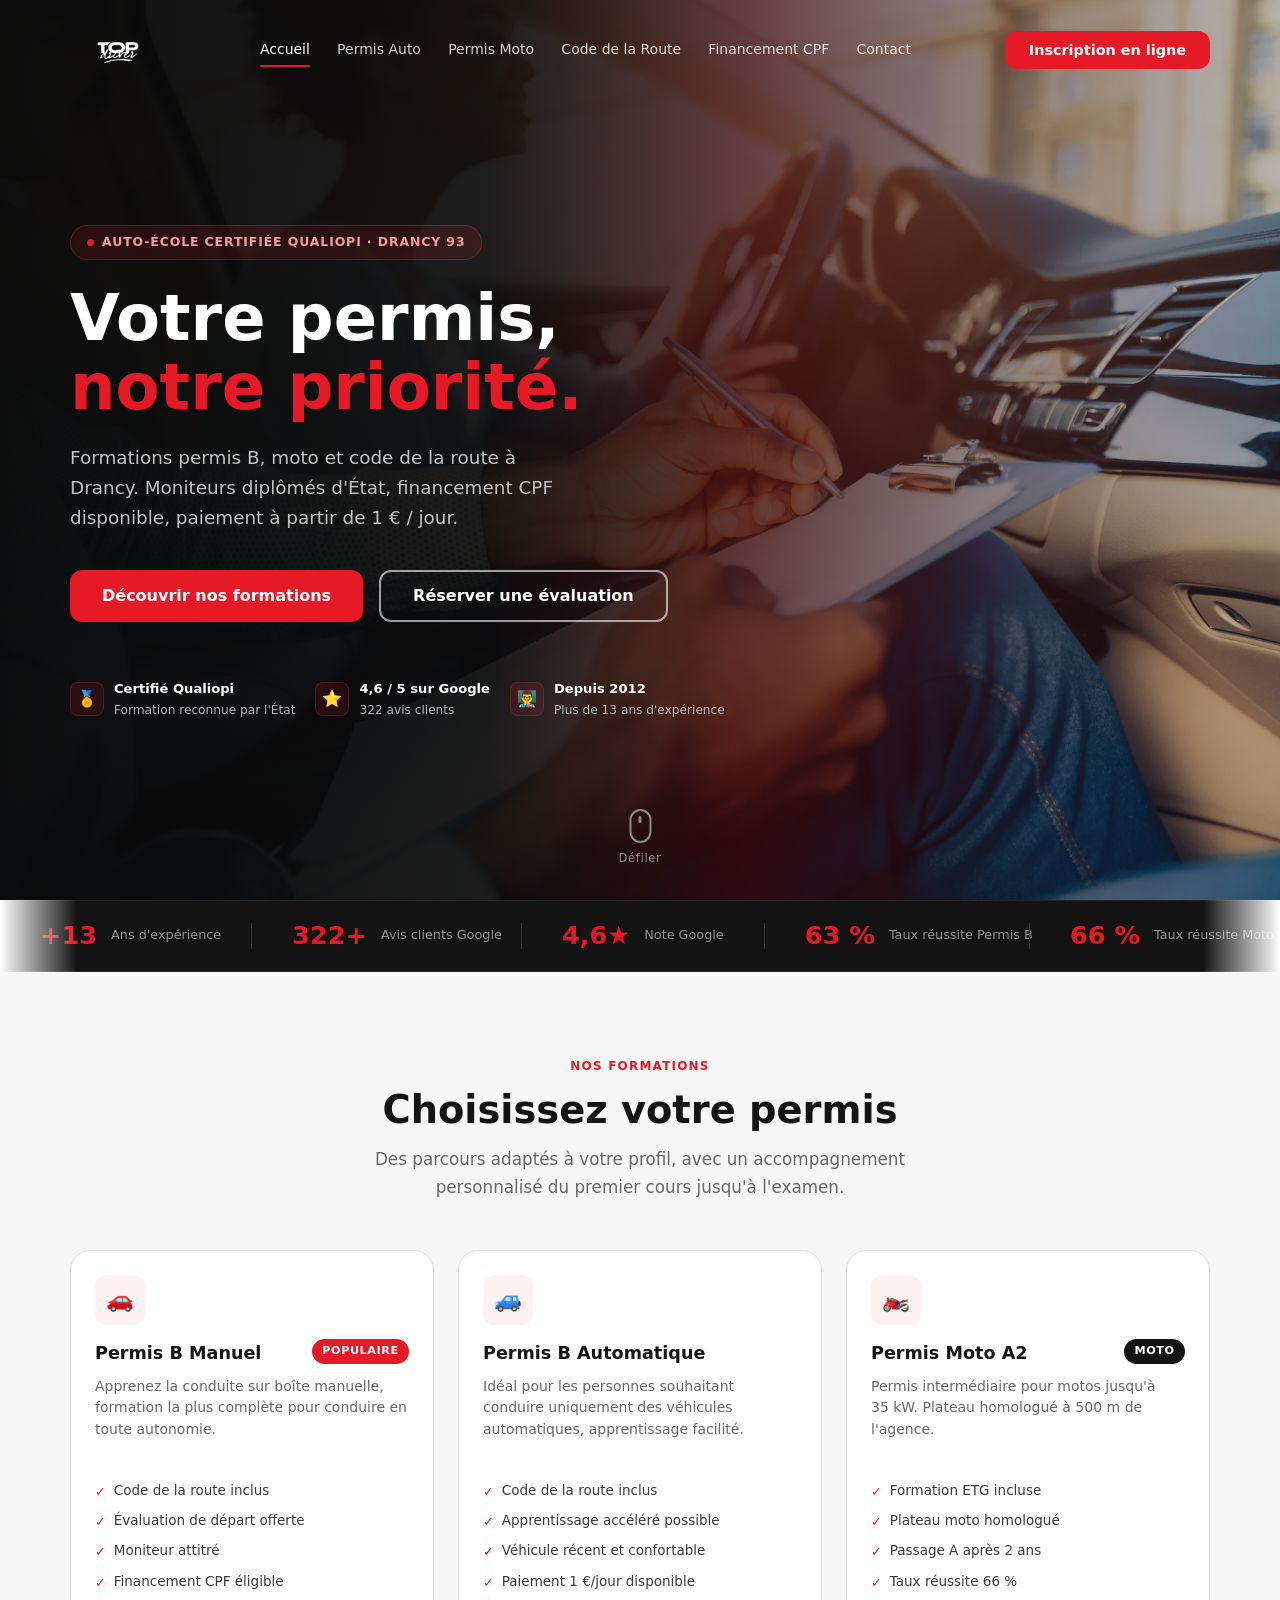
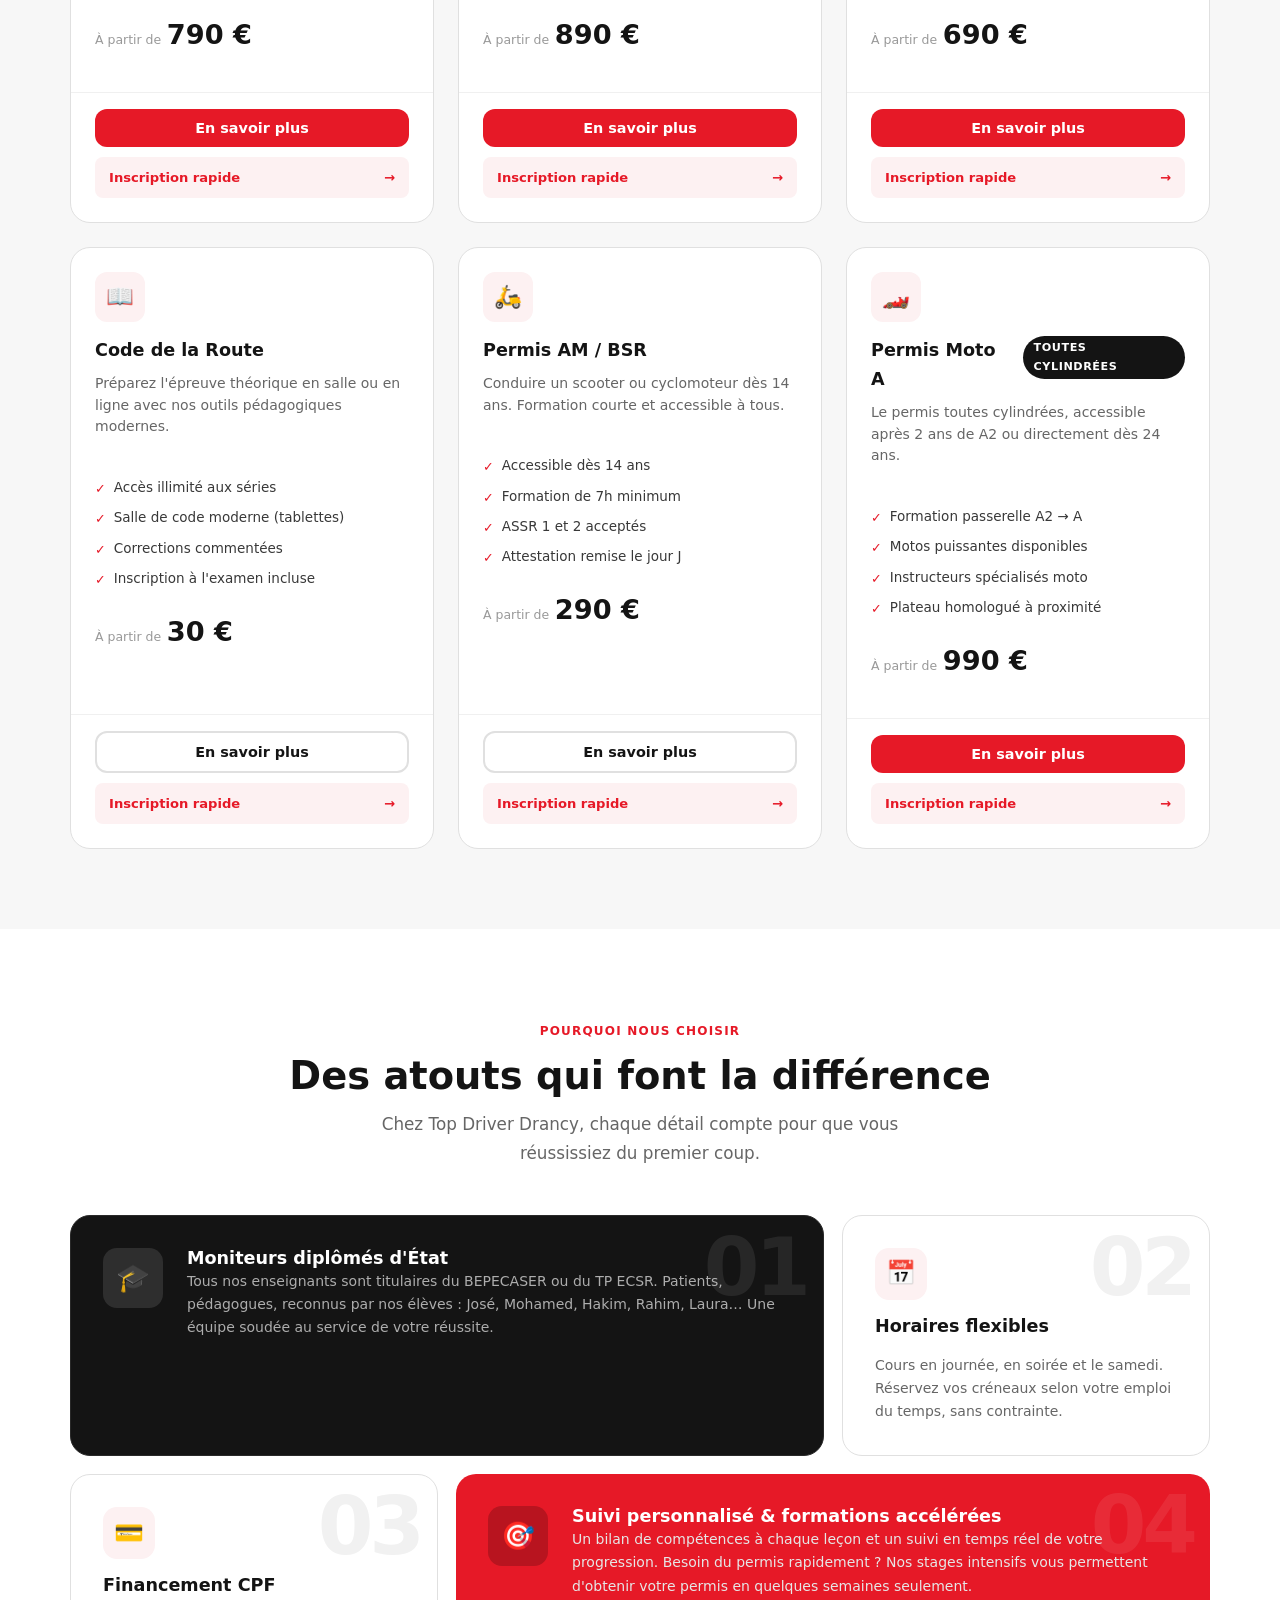
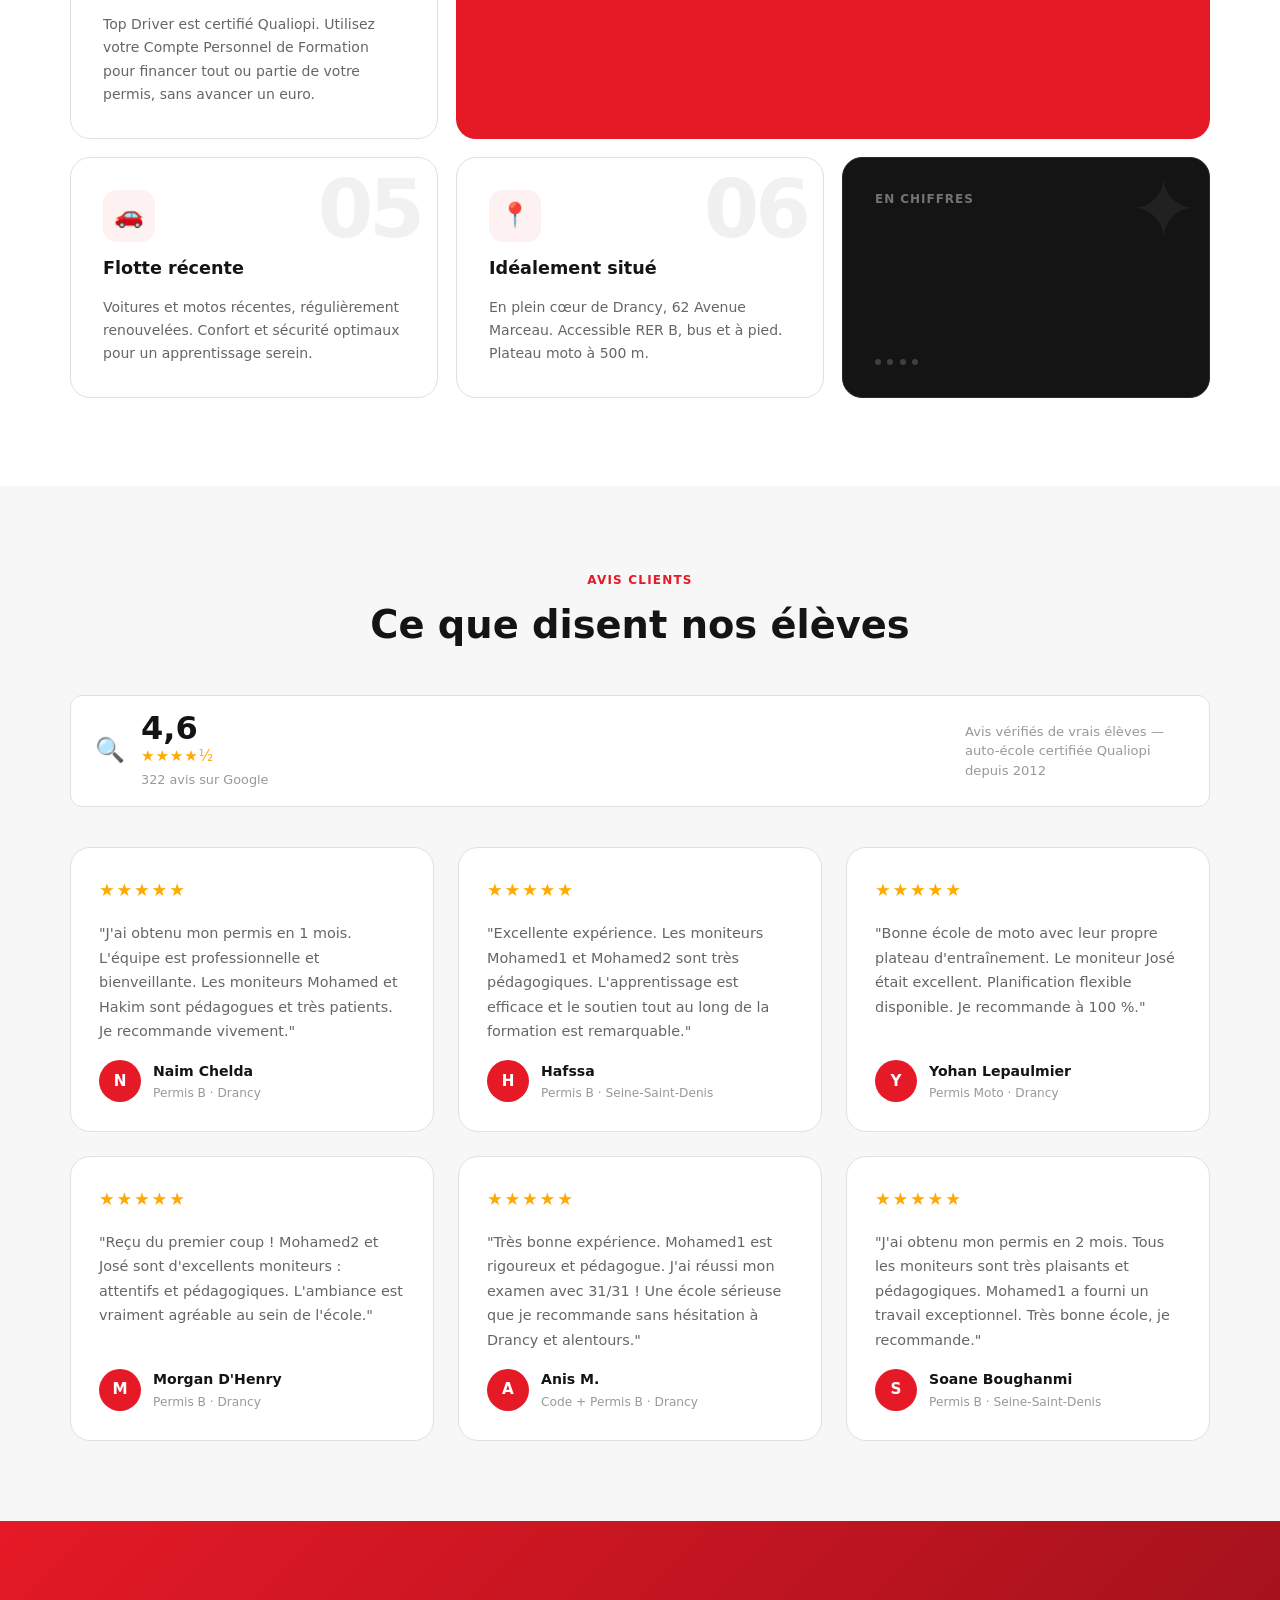
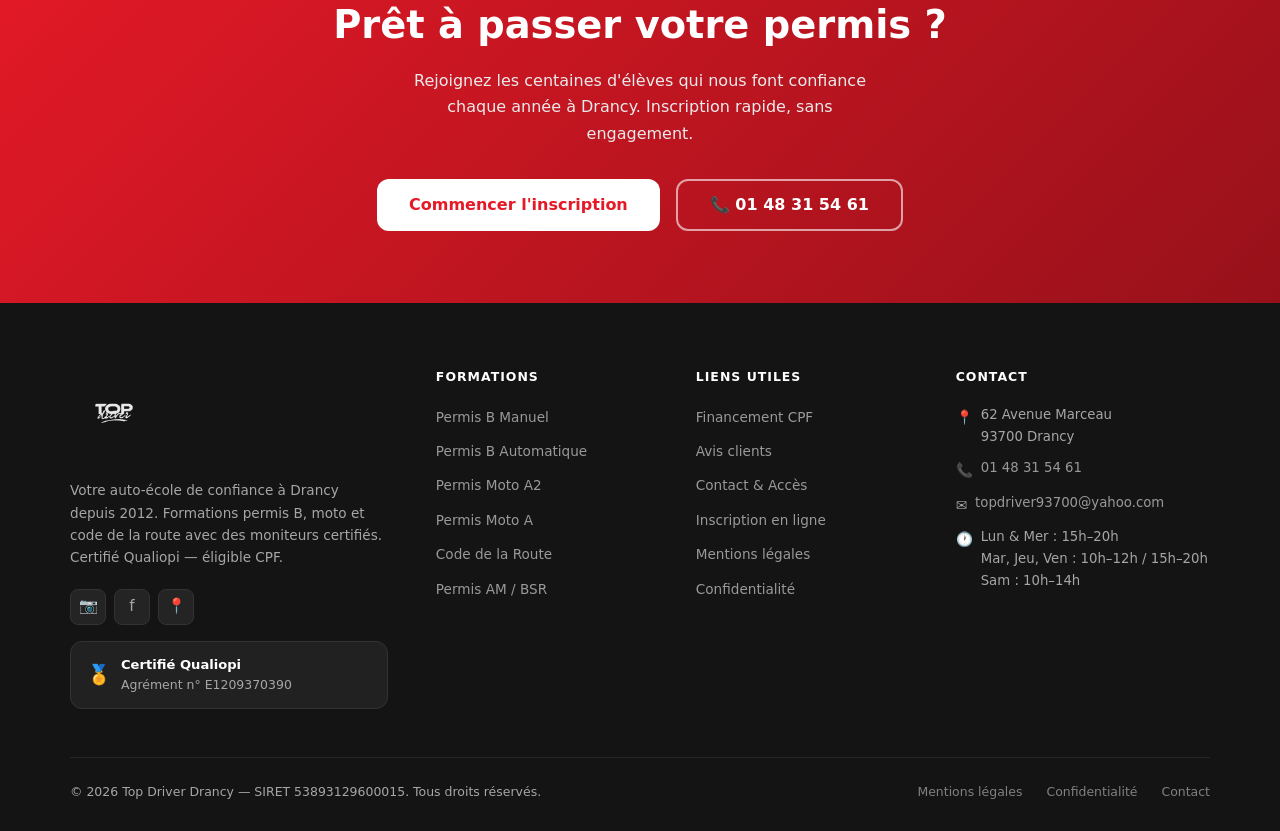
<file: index.html>
<!DOCTYPE html>
<html lang="fr">
<head>
  <meta charset="UTF-8" />
  <meta name="viewport" content="width=device-width, initial-scale=1.0" />
  <meta name="description" content="Auto-école Top Driver à Drancy (93) — Permis B, Permis Moto, Code de la route. Moniteurs diplômés d'État, certifié Qualiopi, financement CPF disponible. Tél : 01 48 31 54 61." />
  <meta name="robots" content="index, follow" />
  <link rel="canonical" href="index.html" />

  <!-- Open Graph -->
  <meta property="og:title" content="Auto-École Top Driver Drancy (93) — Permis B, Moto & Code" />
  <meta property="og:description" content="Formation permis B, moto et code de la route à Drancy. Certifié Qualiopi, éligible CPF. Appelez le 01 48 31 54 61." />
  <meta property="og:type" content="website" />
  <meta property="og:locale" content="fr_FR" />

  <title>Auto-École Top Driver Drancy (93) — Permis B, Moto & Code de la Route</title>
  <link rel="stylesheet" href="css/style.css" />

  <!-- JSON-LD : LocalBusiness -->
  <script type="application/ld+json">
  {
    "@context": "https://schema.org",
    "@type": ["LocalBusiness", "EducationalOrganization"],
    "name": "Top Driver Drancy",
    "telephone": "+33148315461",
    "email": "topdriver93700@yahoo.com",
    "url": "https://www.topdriver.fr",
    "sameAs": [
      "https://www.instagram.com/topdriverdrancy/",
      "https://www.facebook.com/TopDriverDrancy/"
    ],
    "address": {
      "@type": "PostalAddress",
      "streetAddress": "62 Avenue Marceau",
      "addressLocality": "Drancy",
      "postalCode": "93700",
      "addressCountry": "FR"
    },
    "geo": {
      "@type": "GeoCoordinates",
      "latitude": 48.9204,
      "longitude": 2.4480
    },
    "openingHoursSpecification": [
      {"@type": "OpeningHoursSpecification", "dayOfWeek": ["Monday", "Wednesday"], "opens": "15:00", "closes": "20:00"},
      {"@type": "OpeningHoursSpecification", "dayOfWeek": ["Tuesday", "Thursday", "Friday"], "opens": "10:00", "closes": "12:00"},
      {"@type": "OpeningHoursSpecification", "dayOfWeek": ["Tuesday", "Thursday", "Friday"], "opens": "15:00", "closes": "20:00"},
      {"@type": "OpeningHoursSpecification", "dayOfWeek": "Saturday", "opens": "10:00", "closes": "14:00"}
    ],
    "priceRange": "€€",
    "aggregateRating": {
      "@type": "AggregateRating",
      "ratingValue": "4.6",
      "reviewCount": "322",
      "bestRating": "5"
    }
  }
  </script>
</head>
<body>

<!-- SECTION : HEADER -->
<header class="site-header" role="banner">
  <div class="container site-header__inner">

    <a href="index.html" class="site-header__logo" aria-label="Top Driver Drancy — Accueil">
      <img src="assets/logo-topdriver.png" alt="Top Driver — Auto-École Drancy" width="240" height="90" />
    </a>

    <nav class="site-nav" aria-label="Navigation principale">
      <a href="index.html" class="site-nav__link" aria-current="page">Accueil</a>
      <a href="permis-auto.html" class="site-nav__link">Permis Auto</a>
      <a href="permis-moto.html" class="site-nav__link">Permis Moto</a>
      <a href="code-route.html" class="site-nav__link">Code de la Route</a>
      <a href="financement-cpf.html" class="site-nav__link">Financement CPF</a>
      <a href="contact.html" class="site-nav__link">Contact</a>
    </nav>

    <div class="site-header__cta">
      <a href="contact.html" class="btn btn--primary">Inscription en ligne</a>
    </div>

    <button
      class="nav-toggle"
      id="nav-toggle-btn"
      aria-controls="mobile-nav"
      aria-expanded="false"
      aria-label="Ouvrir le menu"
    >
      <span class="nav-toggle__bar" aria-hidden="true"></span>
      <span class="nav-toggle__bar" aria-hidden="true"></span>
      <span class="nav-toggle__bar" aria-hidden="true"></span>
    </button>
  </div>
</header>

<!-- SECTION : NAVIGATION MOBILE -->
<nav class="mobile-nav" id="mobile-nav" aria-label="Navigation mobile" aria-hidden="true">
  <ul class="mobile-nav__list">
    <li><a href="index.html" class="mobile-nav__link is-active">Accueil</a></li>
    <li><a href="permis-auto.html" class="mobile-nav__link">Permis Auto</a></li>
    <li><a href="permis-moto.html" class="mobile-nav__link">Permis Moto</a></li>
    <li><a href="code-route.html" class="mobile-nav__link">Code de la Route</a></li>
    <li><a href="financement-cpf.html" class="mobile-nav__link">Financement CPF</a></li>
    <li><a href="contact.html" class="mobile-nav__link">Contact</a></li>
  </ul>
  <a href="contact.html" class="btn btn--primary" style="width:100%;justify-content:center;">Inscription en ligne</a>
</nav>

<main>

  <!-- SECTION : HERO -->
  <section class="hero" id="accueil" aria-labelledby="hero-title">
    <div class="hero__deco" aria-hidden="true"></div>
    <div class="hero__bg" aria-hidden="true"></div>

    <div class="container hero__inner">
      <div class="hero__content">

        <div class="hero__eyebrow">
          <span class="hero__dot" aria-hidden="true"></span>
          Auto-école certifiée Qualiopi · Drancy 93
        </div>

        <h1 class="hero__title" id="hero-title">
          Votre permis,<br />
          <span class="hero__accent">notre priorité.</span>
        </h1>

        <p class="hero__sub">
          Formations permis B, moto et code de la route à Drancy.
          Moniteurs diplômés d'État, financement CPF disponible,
          paiement à partir de 1&nbsp;€&nbsp;/&nbsp;jour.
        </p>

        <div class="hero__actions">
          <a href="permis-auto.html" class="btn btn--primary btn--lg">Découvrir nos formations</a>
          <a href="contact.html" class="btn btn--outline btn--lg">Réserver une évaluation</a>
        </div>

        <div class="hero__trust">
          <div class="hero__trust-item">
            <div class="hero__trust-icon" aria-hidden="true">🏅</div>
            <div class="hero__trust-text">
              <strong>Certifié Qualiopi</strong>
              <span>Formation reconnue par l'État</span>
            </div>
          </div>
          <div class="hero__trust-item">
            <div class="hero__trust-icon" aria-hidden="true">⭐</div>
            <div class="hero__trust-text">
              <strong>4,6 / 5 sur Google</strong>
              <span>322 avis clients</span>
            </div>
          </div>
          <div class="hero__trust-item">
            <div class="hero__trust-icon" aria-hidden="true">👨‍🏫</div>
            <div class="hero__trust-text">
              <strong>Depuis 2012</strong>
              <span>Plus de 13 ans d'expérience</span>
            </div>
          </div>
        </div>

      </div>
    </div>

    <div class="hero__scroll" aria-hidden="true">
      <div class="hero__scroll-mouse">
        <div class="hero__scroll-dot"></div>
      </div>
      <span>Défiler</span>
    </div>
  </section>

  <!-- SECTION : STATISTIQUES TICKER -->
  <section class="stats-band" aria-label="Chiffres clés Top Driver Drancy">
    <!-- aria-hidden car l'information est disponible ailleurs sur la page -->
    <div class="stats-band__track" aria-hidden="true">

      <!-- Jeu 1 -->
      <div class="stats-band__item">
        <span class="stats-band__val">+13</span>
        <span class="stats-band__label">Ans d'expérience</span>
      </div>
      <div class="stats-band__item">
        <span class="stats-band__val">322+</span>
        <span class="stats-band__label">Avis clients Google</span>
      </div>
      <div class="stats-band__item">
        <span class="stats-band__val">4,6★</span>
        <span class="stats-band__label">Note Google</span>
      </div>
      <div class="stats-band__item">
        <span class="stats-band__val">63&nbsp;%</span>
        <span class="stats-band__label">Taux réussite Permis&nbsp;B</span>
      </div>
      <div class="stats-band__item">
        <span class="stats-band__val">66&nbsp;%</span>
        <span class="stats-band__label">Taux réussite Moto</span>
      </div>
      <div class="stats-band__item">
        <span class="stats-band__val">CPF</span>
        <span class="stats-band__label">Éligible — Qualiopi</span>
      </div>
      <div class="stats-band__item">
        <span class="stats-band__val">1&nbsp;€</span>
        <span class="stats-band__label">Par jour — sans intérêts</span>
      </div>
      <div class="stats-band__item">
        <span class="stats-band__val">500&nbsp;m</span>
        <span class="stats-band__label">Plateau moto homologué</span>
      </div>

      <!-- Jeu 2 — copie pour boucle sans fin -->
      <div class="stats-band__item">
        <span class="stats-band__val">+13</span>
        <span class="stats-band__label">Ans d'expérience</span>
      </div>
      <div class="stats-band__item">
        <span class="stats-band__val">322+</span>
        <span class="stats-band__label">Avis clients Google</span>
      </div>
      <div class="stats-band__item">
        <span class="stats-band__val">4,6★</span>
        <span class="stats-band__label">Note Google</span>
      </div>
      <div class="stats-band__item">
        <span class="stats-band__val">63&nbsp;%</span>
        <span class="stats-band__label">Taux réussite Permis&nbsp;B</span>
      </div>
      <div class="stats-band__item">
        <span class="stats-band__val">66&nbsp;%</span>
        <span class="stats-band__label">Taux réussite Moto</span>
      </div>
      <div class="stats-band__item">
        <span class="stats-band__val">CPF</span>
        <span class="stats-band__label">Éligible — Qualiopi</span>
      </div>
      <div class="stats-band__item">
        <span class="stats-band__val">1&nbsp;€</span>
        <span class="stats-band__label">Par jour — sans intérêts</span>
      </div>
      <div class="stats-band__item">
        <span class="stats-band__val">500&nbsp;m</span>
        <span class="stats-band__label">Plateau moto homologué</span>
      </div>

    </div>
  </section>

  <!-- SECTION : FORMATIONS -->
  <section class="formations" id="formations" aria-labelledby="formations-title">
    <div class="container">

      <div class="sec-head sec-head--center">
        <span class="eyebrow">Nos formations</span>
        <h2 class="section-title" id="formations-title">Choisissez votre permis</h2>
        <p class="section-sub">
          Des parcours adaptés à votre profil, avec un accompagnement personnalisé
          du premier cours jusqu'à l'examen.
        </p>
      </div>

      <div class="formations__grid">

        <!-- Permis B Manuel -->
        <article class="formation-card">
          <div class="formation-card__header">
            <div class="formation-card__icon-wrap" aria-hidden="true">🚗</div>
            <div class="formation-card__row">
              <h3 class="formation-card__title">Permis B Manuel</h3>
              <span class="badge badge--red">Populaire</span>
            </div>
            <p class="formation-card__desc">Apprenez la conduite sur boîte manuelle, formation la plus complète pour conduire en toute autonomie.</p>
          </div>
          <div class="formation-card__body">
            <ul class="formation-card__features" aria-label="Inclus">
              <li class="formation-card__feature"><span class="formation-card__feature-check" aria-hidden="true">✓</span> Code de la route inclus</li>
              <li class="formation-card__feature"><span class="formation-card__feature-check" aria-hidden="true">✓</span> Évaluation de départ offerte</li>
              <li class="formation-card__feature"><span class="formation-card__feature-check" aria-hidden="true">✓</span> Moniteur attitré</li>
              <li class="formation-card__feature"><span class="formation-card__feature-check" aria-hidden="true">✓</span> Financement CPF éligible</li>
            </ul>
            <div class="formation-card__price-row">
              <span class="formation-card__price-from">À partir de</span>
              <span class="formation-card__price">790&nbsp;€</span>
            </div>
          </div>
          <div class="formation-card__footer">
            <a href="permis-auto.html" class="btn btn--primary formation-card__cta">En savoir plus</a>
            <a href="contact.html" class="formation-card__link">Inscription rapide <span aria-hidden="true">→</span></a>
          </div>
        </article>

        <!-- Permis B Automatique -->
        <article class="formation-card">
          <div class="formation-card__header">
            <div class="formation-card__icon-wrap" aria-hidden="true">🚙</div>
            <div class="formation-card__row">
              <h3 class="formation-card__title">Permis B Automatique</h3>
            </div>
            <p class="formation-card__desc">Idéal pour les personnes souhaitant conduire uniquement des véhicules automatiques, apprentissage facilité.</p>
          </div>
          <div class="formation-card__body">
            <ul class="formation-card__features" aria-label="Inclus">
              <li class="formation-card__feature"><span class="formation-card__feature-check" aria-hidden="true">✓</span> Code de la route inclus</li>
              <li class="formation-card__feature"><span class="formation-card__feature-check" aria-hidden="true">✓</span> Apprentissage accéléré possible</li>
              <li class="formation-card__feature"><span class="formation-card__feature-check" aria-hidden="true">✓</span> Véhicule récent et confortable</li>
              <li class="formation-card__feature"><span class="formation-card__feature-check" aria-hidden="true">✓</span> Paiement 1&nbsp;€/jour disponible</li>
            </ul>
            <div class="formation-card__price-row">
              <span class="formation-card__price-from">À partir de</span>
              <span class="formation-card__price">890&nbsp;€</span>
            </div>
          </div>
          <div class="formation-card__footer">
            <a href="permis-auto.html" class="btn btn--primary formation-card__cta">En savoir plus</a>
            <a href="contact.html" class="formation-card__link">Inscription rapide <span aria-hidden="true">→</span></a>
          </div>
        </article>

        <!-- Permis Moto A2 -->
        <article class="formation-card">
          <div class="formation-card__header">
            <div class="formation-card__icon-wrap" aria-hidden="true">🏍️</div>
            <div class="formation-card__row">
              <h3 class="formation-card__title">Permis Moto A2</h3>
              <span class="badge badge--black">Moto</span>
            </div>
            <p class="formation-card__desc">Permis intermédiaire pour motos jusqu'à 35&nbsp;kW. Plateau homologué à 500&nbsp;m de l'agence.</p>
          </div>
          <div class="formation-card__body">
            <ul class="formation-card__features" aria-label="Inclus">
              <li class="formation-card__feature"><span class="formation-card__feature-check" aria-hidden="true">✓</span> Formation ETG incluse</li>
              <li class="formation-card__feature"><span class="formation-card__feature-check" aria-hidden="true">✓</span> Plateau moto homologué</li>
              <li class="formation-card__feature"><span class="formation-card__feature-check" aria-hidden="true">✓</span> Passage A après 2 ans</li>
              <li class="formation-card__feature"><span class="formation-card__feature-check" aria-hidden="true">✓</span> Taux réussite 66 %</li>
            </ul>
            <div class="formation-card__price-row">
              <span class="formation-card__price-from">À partir de</span>
              <span class="formation-card__price">690&nbsp;€</span>
            </div>
          </div>
          <div class="formation-card__footer">
            <a href="permis-moto.html" class="btn btn--primary formation-card__cta">En savoir plus</a>
            <a href="contact.html" class="formation-card__link">Inscription rapide <span aria-hidden="true">→</span></a>
          </div>
        </article>

        <!-- Code de la Route -->
        <article class="formation-card">
          <div class="formation-card__header">
            <div class="formation-card__icon-wrap" aria-hidden="true">📖</div>
            <div class="formation-card__row">
              <h3 class="formation-card__title">Code de la Route</h3>
            </div>
            <p class="formation-card__desc">Préparez l'épreuve théorique en salle ou en ligne avec nos outils pédagogiques modernes.</p>
          </div>
          <div class="formation-card__body">
            <ul class="formation-card__features" aria-label="Inclus">
              <li class="formation-card__feature"><span class="formation-card__feature-check" aria-hidden="true">✓</span> Accès illimité aux séries</li>
              <li class="formation-card__feature"><span class="formation-card__feature-check" aria-hidden="true">✓</span> Salle de code moderne (tablettes)</li>
              <li class="formation-card__feature"><span class="formation-card__feature-check" aria-hidden="true">✓</span> Corrections commentées</li>
              <li class="formation-card__feature"><span class="formation-card__feature-check" aria-hidden="true">✓</span> Inscription à l'examen incluse</li>
            </ul>
            <div class="formation-card__price-row">
              <span class="formation-card__price-from">À partir de</span>
              <span class="formation-card__price">30&nbsp;€</span>
            </div>
          </div>
          <div class="formation-card__footer">
            <a href="code-route.html" class="btn btn--outline-dark formation-card__cta">En savoir plus</a>
            <a href="contact.html" class="formation-card__link">Inscription rapide <span aria-hidden="true">→</span></a>
          </div>
        </article>

        <!-- Permis AM / BSR -->
        <article class="formation-card">
          <div class="formation-card__header">
            <div class="formation-card__icon-wrap" aria-hidden="true">🛵</div>
            <div class="formation-card__row">
              <h3 class="formation-card__title">Permis AM / BSR</h3>
            </div>
            <p class="formation-card__desc">Conduire un scooter ou cyclomoteur dès 14 ans. Formation courte et accessible à tous.</p>
          </div>
          <div class="formation-card__body">
            <ul class="formation-card__features" aria-label="Inclus">
              <li class="formation-card__feature"><span class="formation-card__feature-check" aria-hidden="true">✓</span> Accessible dès 14 ans</li>
              <li class="formation-card__feature"><span class="formation-card__feature-check" aria-hidden="true">✓</span> Formation de 7h minimum</li>
              <li class="formation-card__feature"><span class="formation-card__feature-check" aria-hidden="true">✓</span> ASSR 1 et 2 acceptés</li>
              <li class="formation-card__feature"><span class="formation-card__feature-check" aria-hidden="true">✓</span> Attestation remise le jour J</li>
            </ul>
            <div class="formation-card__price-row">
              <span class="formation-card__price-from">À partir de</span>
              <span class="formation-card__price">290&nbsp;€</span>
            </div>
          </div>
          <div class="formation-card__footer">
            <a href="permis-moto.html" class="btn btn--outline-dark formation-card__cta">En savoir plus</a>
            <a href="contact.html" class="formation-card__link">Inscription rapide <span aria-hidden="true">→</span></a>
          </div>
        </article>

        <!-- Permis Moto A -->
        <article class="formation-card">
          <div class="formation-card__header">
            <div class="formation-card__icon-wrap" aria-hidden="true">🏎️</div>
            <div class="formation-card__row">
              <h3 class="formation-card__title">Permis Moto A</h3>
              <span class="badge badge--black">Toutes cylindrées</span>
            </div>
            <p class="formation-card__desc">Le permis toutes cylindrées, accessible après 2 ans de A2 ou directement dès 24 ans.</p>
          </div>
          <div class="formation-card__body">
            <ul class="formation-card__features" aria-label="Inclus">
              <li class="formation-card__feature"><span class="formation-card__feature-check" aria-hidden="true">✓</span> Formation passerelle A2 → A</li>
              <li class="formation-card__feature"><span class="formation-card__feature-check" aria-hidden="true">✓</span> Motos puissantes disponibles</li>
              <li class="formation-card__feature"><span class="formation-card__feature-check" aria-hidden="true">✓</span> Instructeurs spécialisés moto</li>
              <li class="formation-card__feature"><span class="formation-card__feature-check" aria-hidden="true">✓</span> Plateau homologué à proximité</li>
            </ul>
            <div class="formation-card__price-row">
              <span class="formation-card__price-from">À partir de</span>
              <span class="formation-card__price">990&nbsp;€</span>
            </div>
          </div>
          <div class="formation-card__footer">
            <a href="permis-moto.html" class="btn btn--primary formation-card__cta">En savoir plus</a>
            <a href="contact.html" class="formation-card__link">Inscription rapide <span aria-hidden="true">→</span></a>
          </div>
        </article>

      </div>
    </div>
  </section>

  <!-- SECTION : AVANTAGES -->
  <section class="avantages" id="avantages" aria-labelledby="avantages-title">
    <div class="container">

      <div class="sec-head sec-head--center">
        <span class="eyebrow">Pourquoi nous choisir</span>
        <h2 class="section-title" id="avantages-title">Des atouts qui font la différence</h2>
        <p class="section-sub">
          Chez Top Driver Drancy, chaque détail compte pour que vous réussissiez
          du premier coup.
        </p>
      </div>

      <div class="avantages__bento">

        <!-- 01 — Wide dark (Moniteurs) -->
        <article class="av-card av-card--dark av-card--wide">
          <div class="av-card__num" aria-hidden="true">01</div>
          <div class="av-card__inner">
            <div class="av-card__icon" aria-hidden="true">🎓</div>
            <div class="av-card__text">
              <h3 class="av-card__title">Moniteurs diplômés d'État</h3>
              <p class="av-card__desc">
                Tous nos enseignants sont titulaires du BEPECASER ou du TP ECSR.
                Patients, pédagogues, reconnus par nos élèves : José, Mohamed, Hakim, Rahim, Laura…
                Une équipe soudée au service de votre réussite.
              </p>
            </div>
          </div>
        </article>

        <!-- 02 — Regular light (Horaires) -->
        <article class="av-card av-card--light">
          <div class="av-card__num" aria-hidden="true">02</div>
          <div class="av-card__icon" aria-hidden="true">📅</div>
          <h3 class="av-card__title">Horaires flexibles</h3>
          <p class="av-card__desc">
            Cours en journée, en soirée et le samedi. Réservez vos créneaux
            selon votre emploi du temps, sans contrainte.
          </p>
        </article>

        <!-- 03 — Regular light (CPF) -->
        <article class="av-card av-card--light">
          <div class="av-card__num" aria-hidden="true">03</div>
          <div class="av-card__icon" aria-hidden="true">💳</div>
          <h3 class="av-card__title">Financement CPF</h3>
          <p class="av-card__desc">
            Top Driver est certifié Qualiopi. Utilisez votre Compte Personnel
            de Formation pour financer tout ou partie de votre permis,
            sans avancer un euro.
          </p>
        </article>

        <!-- 04 — Wide red (Suivi personnalisé) -->
        <article class="av-card av-card--red av-card--wide">
          <div class="av-card__num" aria-hidden="true">04</div>
          <div class="av-card__inner">
            <div class="av-card__icon" aria-hidden="true">🎯</div>
            <div class="av-card__text">
              <h3 class="av-card__title">Suivi personnalisé &amp; formations accélérées</h3>
              <p class="av-card__desc">
                Un bilan de compétences à chaque leçon et un suivi en temps réel
                de votre progression. Besoin du permis rapidement ?
                Nos stages intensifs vous permettent d'obtenir votre permis
                en quelques semaines seulement.
              </p>
            </div>
          </div>
        </article>

        <!-- 05 — Regular light (Véhicules) -->
        <article class="av-card av-card--light">
          <div class="av-card__num" aria-hidden="true">05</div>
          <div class="av-card__icon" aria-hidden="true">🚗</div>
          <h3 class="av-card__title">Flotte récente</h3>
          <p class="av-card__desc">
            Voitures et motos récentes, régulièrement renouvelées.
            Confort et sécurité optimaux pour un apprentissage serein.
          </p>
        </article>

        <!-- 06 — Regular light (Localisation) -->
        <article class="av-card av-card--light">
          <div class="av-card__num" aria-hidden="true">06</div>
          <div class="av-card__icon" aria-hidden="true">📍</div>
          <h3 class="av-card__title">Idéalement situé</h3>
          <p class="av-card__desc">
            En plein cœur de Drancy, 62 Avenue Marceau.
            Accessible RER B, bus et à pied. Plateau moto à 500&nbsp;m.
          </p>
        </article>

        <!-- Stats card — carrousel CSS auto-rotatif -->
        <div class="av-card av-card--stats" aria-label="Chiffres clés">
          <div class="av-card__num" aria-hidden="true">✦</div>
          <p style="font-size:.75rem;font-weight:700;letter-spacing:.08em;text-transform:uppercase;color:hsl(0,0%,45%);margin-bottom:0;">En chiffres</p>

          <div class="av-card__stats-carousel" aria-live="polite">
            <div class="av-card__stat-slide">
              <div class="av-card__stat-val">2012</div>
              <div class="av-card__stat-label">Année de création</div>
            </div>
            <div class="av-card__stat-slide">
              <div class="av-card__stat-val">4,6★</div>
              <div class="av-card__stat-label">Note Google Maps</div>
            </div>
            <div class="av-card__stat-slide">
              <div class="av-card__stat-val">63%</div>
              <div class="av-card__stat-label">Taux réussite Permis B</div>
            </div>
            <div class="av-card__stat-slide">
              <div class="av-card__stat-val">66%</div>
              <div class="av-card__stat-label">Taux réussite Moto</div>
            </div>
          </div>

          <!-- Points indicateurs -->
          <div class="av-card__stat-dots" aria-hidden="true">
            <span class="av-card__stat-dot"></span>
            <span class="av-card__stat-dot"></span>
            <span class="av-card__stat-dot"></span>
            <span class="av-card__stat-dot"></span>
          </div>
        </div>

      </div>
    </div>
  </section>

  <!-- SECTION : TÉMOIGNAGES -->
  <section class="temoignages" id="avis" aria-labelledby="temoignages-title">
    <div class="container">

      <div class="sec-head sec-head--center">
        <span class="eyebrow">Avis clients</span>
        <h2 class="section-title" id="temoignages-title">Ce que disent nos élèves</h2>
      </div>

      <!-- Note globale Google -->
      <div class="google-rating" role="region" aria-label="Note globale Google">
        <div class="google-rating__logo" aria-hidden="true">🔍</div>
        <div>
          <div class="google-rating__val">4,6</div>
          <div class="google-rating__stars" aria-label="4 étoiles et demi sur 5">★★★★½</div>
          <div class="google-rating__count">322 avis sur Google</div>
        </div>
        <div style="margin-left:auto;font-size:.82rem;color:var(--gray-400);max-width:220px;line-height:1.5;">
          Avis vérifiés de vrais élèves — auto-école certifiée Qualiopi depuis 2012
        </div>
      </div>

      <div class="temoignages__grid">

        <article class="temo-card">
          <div class="temo-card__stars" aria-label="5 étoiles sur 5">★★★★★</div>
          <blockquote class="temo-card__quote">
            "J'ai obtenu mon permis en 1 mois. L'équipe est professionnelle et bienveillante.
            Les moniteurs Mohamed et Hakim sont pédagogues et très patients. Je recommande vivement."
          </blockquote>
          <div class="temo-card__author">
            <div class="temo-card__avatar" aria-hidden="true">N</div>
            <div>
              <p class="temo-card__name">Naim Chelda</p>
              <p class="temo-card__meta">Permis B · Drancy</p>
            </div>
          </div>
        </article>

        <article class="temo-card">
          <div class="temo-card__stars" aria-label="5 étoiles sur 5">★★★★★</div>
          <blockquote class="temo-card__quote">
            "Excellente expérience. Les moniteurs Mohamed1 et Mohamed2 sont très pédagogiques.
            L'apprentissage est efficace et le soutien tout au long de la formation est remarquable."
          </blockquote>
          <div class="temo-card__author">
            <div class="temo-card__avatar" aria-hidden="true">H</div>
            <div>
              <p class="temo-card__name">Hafssa</p>
              <p class="temo-card__meta">Permis B · Seine-Saint-Denis</p>
            </div>
          </div>
        </article>

        <article class="temo-card">
          <div class="temo-card__stars" aria-label="5 étoiles sur 5">★★★★★</div>
          <blockquote class="temo-card__quote">
            "Bonne école de moto avec leur propre plateau d'entraînement. Le moniteur José
            était excellent. Planification flexible disponible. Je recommande à 100&nbsp;%."
          </blockquote>
          <div class="temo-card__author">
            <div class="temo-card__avatar" aria-hidden="true">Y</div>
            <div>
              <p class="temo-card__name">Yohan Lepaulmier</p>
              <p class="temo-card__meta">Permis Moto · Drancy</p>
            </div>
          </div>
        </article>

        <article class="temo-card">
          <div class="temo-card__stars" aria-label="5 étoiles sur 5">★★★★★</div>
          <blockquote class="temo-card__quote">
            "Reçu du premier coup ! Mohamed2 et José sont d'excellents moniteurs :
            attentifs et pédagogiques. L'ambiance est vraiment agréable au sein de l'école."
          </blockquote>
          <div class="temo-card__author">
            <div class="temo-card__avatar" aria-hidden="true">M</div>
            <div>
              <p class="temo-card__name">Morgan D'Henry</p>
              <p class="temo-card__meta">Permis B · Drancy</p>
            </div>
          </div>
        </article>

        <article class="temo-card">
          <div class="temo-card__stars" aria-label="5 étoiles sur 5">★★★★★</div>
          <blockquote class="temo-card__quote">
            "Très bonne expérience. Mohamed1 est rigoureux et pédagogue.
            J'ai réussi mon examen avec 31/31 ! Une école sérieuse que je recommande
            sans hésitation à Drancy et alentours."
          </blockquote>
          <div class="temo-card__author">
            <div class="temo-card__avatar" aria-hidden="true">A</div>
            <div>
              <p class="temo-card__name">Anis M.</p>
              <p class="temo-card__meta">Code + Permis B · Drancy</p>
            </div>
          </div>
        </article>

        <article class="temo-card">
          <div class="temo-card__stars" aria-label="5 étoiles sur 5">★★★★★</div>
          <blockquote class="temo-card__quote">
            "J'ai obtenu mon permis en 2 mois. Tous les moniteurs sont très plaisants et pédagogiques.
            Mohamed1 a fourni un travail exceptionnel. Très bonne école, je recommande."
          </blockquote>
          <div class="temo-card__author">
            <div class="temo-card__avatar" aria-hidden="true">S</div>
            <div>
              <p class="temo-card__name">Soane Boughanmi</p>
              <p class="temo-card__meta">Permis B · Seine-Saint-Denis</p>
            </div>
          </div>
        </article>

      </div>
    </div>
  </section>

  <!-- SECTION : APPEL À L'ACTION -->
  <section class="cta-band" aria-labelledby="cta-title">
    <div class="container">
      <h2 class="cta-band__title" id="cta-title">Prêt à passer votre permis ?</h2>
      <p class="cta-band__text">
        Rejoignez les centaines d'élèves qui nous font confiance chaque année à Drancy.
        Inscription rapide, sans engagement.
      </p>
      <div class="cta-band__actions">
        <a href="contact.html" class="btn btn--white btn--lg">Commencer l'inscription</a>
        <a href="tel:+33148315461" class="btn btn--outline btn--lg">📞 01 48 31 54 61</a>
      </div>
    </div>
  </section>

</main>

<!-- SECTION : PIED DE PAGE -->
<footer class="site-footer" role="contentinfo">
  <div class="container">
    <div class="site-footer__grid">

      <div>
        <a href="index.html" class="site-footer__logo" aria-label="Top Driver Drancy — Accueil">
          <img src="assets/logo-topdriver.png" alt="Top Driver Drancy" width="220" height="88" />
        </a>
        <p class="site-footer__tagline">
          Votre auto-école de confiance à Drancy depuis 2012.
          Formations permis B, moto et code de la route avec des moniteurs certifiés.
          Certifié Qualiopi — éligible CPF.
        </p>
        <div class="site-footer__social">
          <a href="https://www.instagram.com/topdriverdrancy/" class="site-footer__social-link" aria-label="Instagram Top Driver Drancy" target="_blank" rel="noopener">📷</a>
          <a href="https://www.facebook.com/TopDriverDrancy/" class="site-footer__social-link" aria-label="Facebook Top Driver Drancy" target="_blank" rel="noopener">f</a>
          <a href="https://www.google.com/maps/search/Top+Driver+Drancy" class="site-footer__social-link" aria-label="Top Driver sur Google Maps" target="_blank" rel="noopener">📍</a>
        </div>
        <div class="site-footer__certif">
          <span class="site-footer__certif-icon" aria-hidden="true">🏅</span>
          <div class="site-footer__certif-text">
            <strong>Certifié Qualiopi</strong>
            Agrément n° E1209370390
          </div>
        </div>
      </div>

      <div>
        <p class="site-footer__col-title">Formations</p>
        <ul class="site-footer__links">
          <li><a href="permis-auto.html" class="site-footer__link">Permis B Manuel</a></li>
          <li><a href="permis-auto.html" class="site-footer__link">Permis B Automatique</a></li>
          <li><a href="permis-moto.html" class="site-footer__link">Permis Moto A2</a></li>
          <li><a href="permis-moto.html" class="site-footer__link">Permis Moto A</a></li>
          <li><a href="code-route.html" class="site-footer__link">Code de la Route</a></li>
          <li><a href="permis-moto.html" class="site-footer__link">Permis AM / BSR</a></li>
        </ul>
      </div>

      <div>
        <p class="site-footer__col-title">Liens utiles</p>
        <ul class="site-footer__links">
          <li><a href="financement-cpf.html" class="site-footer__link">Financement CPF</a></li>
          <li><a href="index.html#avis" class="site-footer__link">Avis clients</a></li>
          <li><a href="contact.html" class="site-footer__link">Contact & Accès</a></li>
          <li><a href="contact.html" class="site-footer__link">Inscription en ligne</a></li>
          <li><a href="mentions-legales.html" class="site-footer__link">Mentions légales</a></li>
          <li><a href="politique-confidentialite.html" class="site-footer__link">Confidentialité</a></li>
        </ul>
      </div>

      <div>
        <p class="site-footer__col-title">Contact</p>
        <div class="site-footer__contact-item">
          <span class="site-footer__contact-icon" aria-hidden="true">📍</span>
          <span>62 Avenue Marceau<br />93700 Drancy</span>
        </div>
        <div class="site-footer__contact-item">
          <span class="site-footer__contact-icon" aria-hidden="true">📞</span>
          <a href="tel:+33148315461">01 48 31 54 61</a>
        </div>
        <div class="site-footer__contact-item">
          <span class="site-footer__contact-icon" aria-hidden="true">✉️</span>
          <a href="mailto:topdriver93700@yahoo.com">topdriver93700@yahoo.com</a>
        </div>
        <div class="site-footer__contact-item">
          <span class="site-footer__contact-icon" aria-hidden="true">🕐</span>
          <span>Lun &amp; Mer : 15h–20h<br />Mar, Jeu, Ven : 10h–12h / 15h–20h<br />Sam : 10h–14h</span>
        </div>
      </div>

    </div>

    <div class="site-footer__bottom">
      <p class="site-footer__copy">
        © <span id="footer-year">2024</span> Top Driver Drancy — SIRET 53893129600015. Tous droits réservés.
      </p>
      <nav class="site-footer__legal" aria-label="Liens légaux">
        <a href="mentions-legales.html">Mentions légales</a>
        <a href="politique-confidentialite.html">Confidentialité</a>
        <a href="contact.html">Contact</a>
      </nav>
    </div>
  </div>
</footer>

<!-- SECTION : TOAST -->
<div class="toast" id="toast" role="status" aria-live="polite" aria-atomic="true" aria-hidden="true">
  <p class="toast__title" id="toast-title">Merci !</p>
  <p class="toast__msg" id="toast-message">Votre message a bien été envoyé.</p>
</div>

<script src="js/main.js"></script>
</body>
</html>
</file>
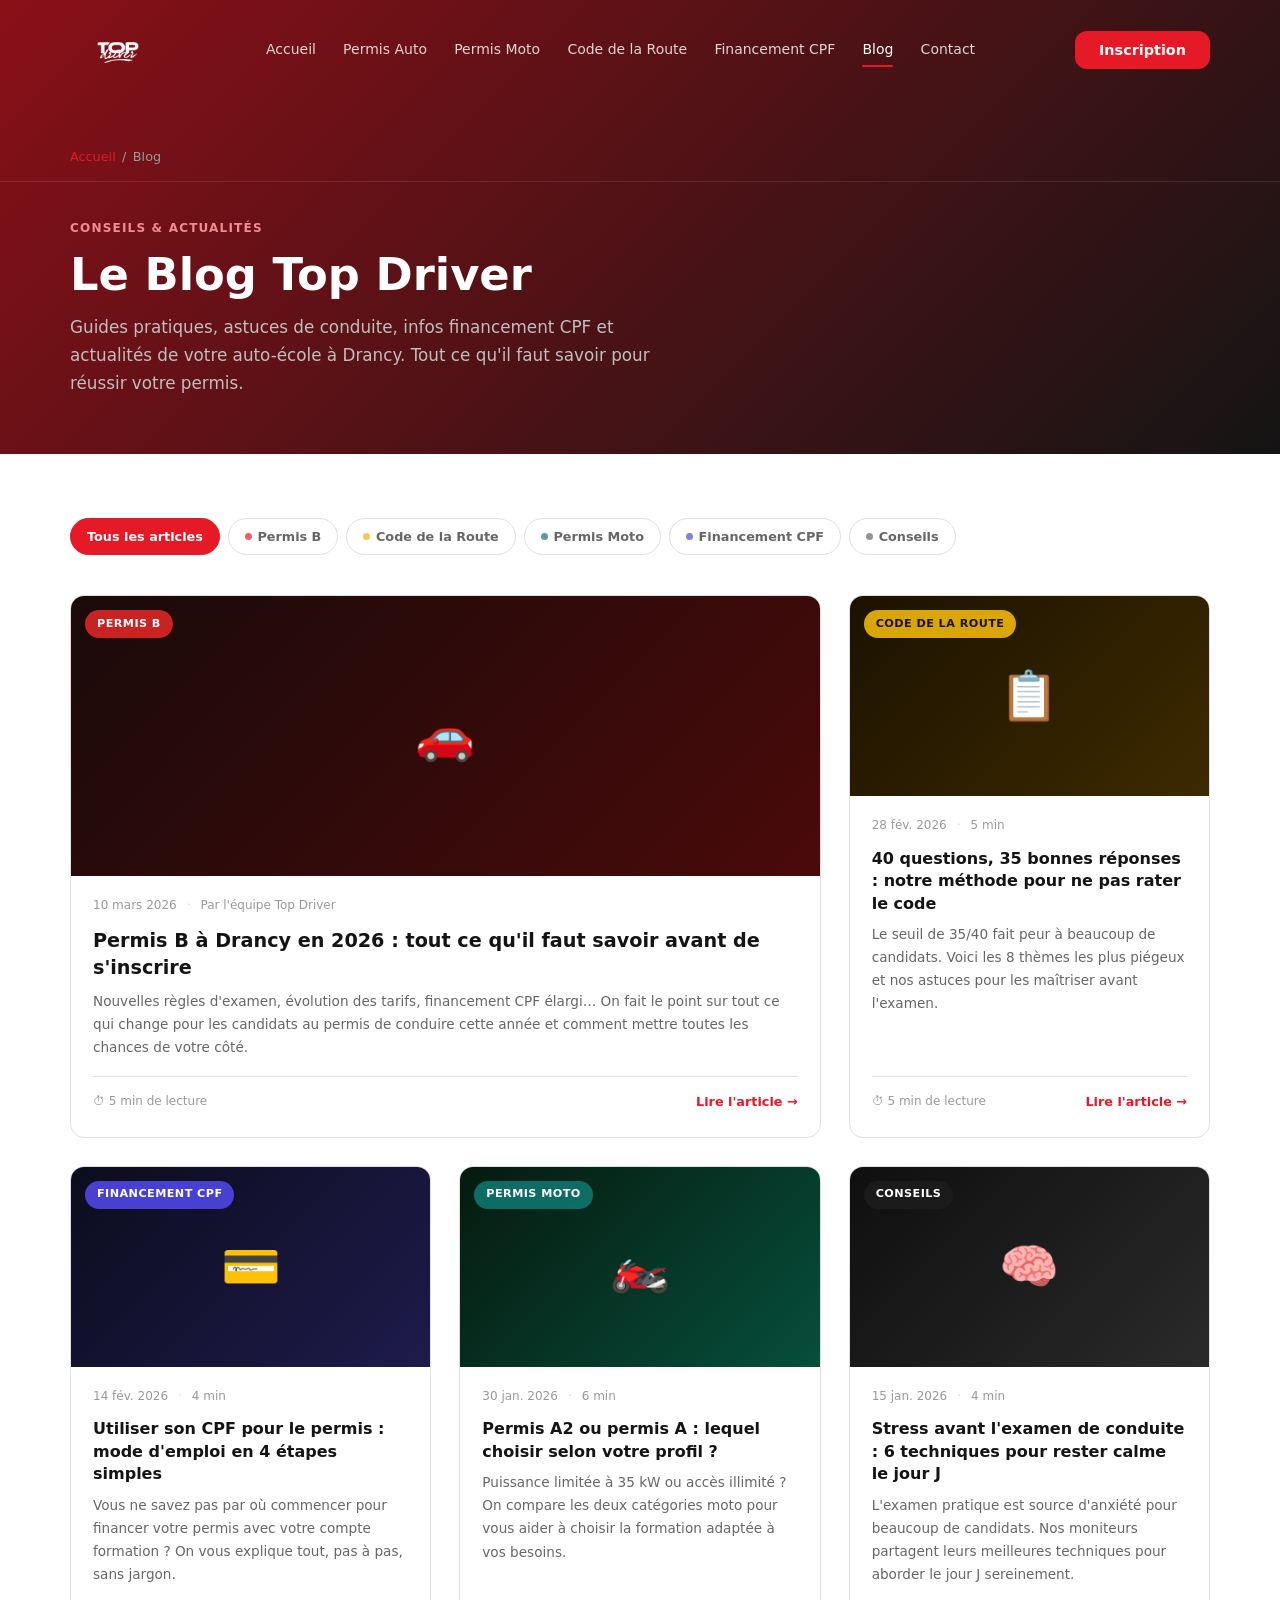
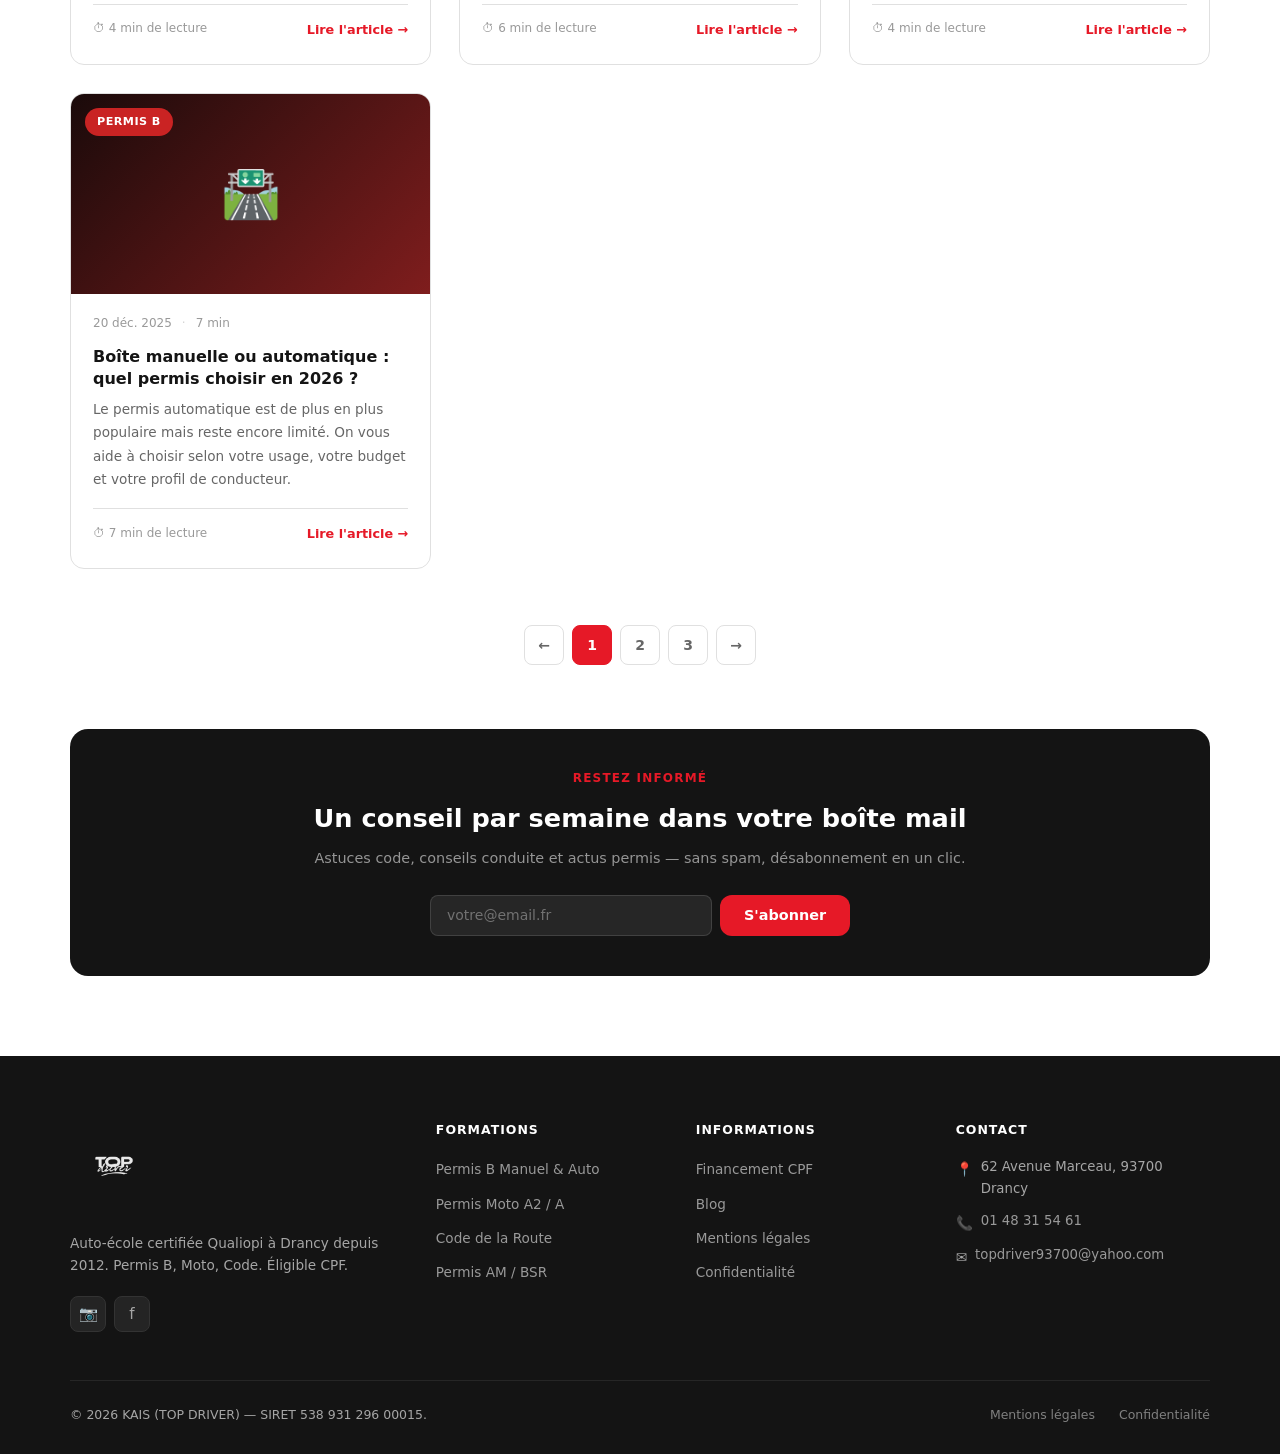
<file: blog.html>
<!DOCTYPE html>
<html lang="fr">
<head>
  <meta charset="UTF-8" />
  <meta name="viewport" content="width=device-width, initial-scale=1.0" />
  <meta name="description" content="Conseils permis de conduire, code de la route, financement CPF — Le blog de l'auto-école Top Driver Drancy. Astuces, guides et actualités pour réussir votre permis." />
  <meta name="robots" content="index, follow" />
  <link rel="canonical" href="blog.html" />
  <meta property="og:title" content="Blog — Conseils Permis & Code de la Route | Top Driver Drancy" />
  <meta property="og:description" content="Retrouvez tous nos conseils pour réussir votre permis de conduire à Drancy : astuces code, financement CPF, témoignages et guides pratiques." />
  <meta property="og:type" content="website" />
  <title>Blog — Conseils Permis & Code de la Route | Top Driver Drancy</title>
  <link rel="stylesheet" href="css/style.css" />

  <style>
    /* ── BLOG INDEX ─────────────────────────────────── */
    .blog-section {
      padding-block: 4rem 5rem;
    }

    /* Filtres catégories */
    .blog-filters {
      display: flex;
      flex-wrap: wrap;
      gap: .5rem;
      margin-bottom: 2.5rem;
    }
    .blog-filter {
      display: inline-flex;
      align-items: center;
      gap: .35rem;
      padding: .45rem 1rem;
      border-radius: 999px;
      border: 1.5px solid var(--gray-200);
      background: var(--white);
      font-size: .8rem;
      font-weight: 600;
      color: var(--gray-600);
      cursor: pointer;
      transition: background .2s, border-color .2s, color .2s;
      text-decoration: none;
    }
    .blog-filter:hover {
      border-color: var(--red);
      color: var(--red);
    }
    .blog-filter.is-active {
      background: var(--red);
      border-color: var(--red);
      color: var(--white);
    }
    .blog-filter__dot {
      width: 7px;
      height: 7px;
      border-radius: 50%;
      background: currentColor;
      opacity: .7;
    }

    /* Grille articles */
    .blog-grid {
      display: grid;
      grid-template-columns: repeat(3, 1fr);
      gap: 1.75rem;
    }

    /* Card article */
    .article-card {
      background: var(--white);
      border: 1px solid var(--gray-200);
      border-radius: 14px;
      overflow: hidden;
      display: flex;
      flex-direction: column;
      transition: box-shadow .25s, transform .25s;
    }
    .article-card:hover {
      box-shadow: 0 12px 40px rgba(0,0,0,.1);
      transform: translateY(-4px);
    }
    .article-card--featured {
      grid-column: span 2;
    }
    .article-card--featured .article-card__thumb {
      height: 280px;
    }

    .article-card__thumb {
      position: relative;
      height: 200px;
      background: var(--off-white);
      overflow: hidden;
    }
    .article-card__thumb img {
      width: 100%;
      height: 100%;
      object-fit: cover;
      transition: transform .4s ease;
    }
    .article-card:hover .article-card__thumb img {
      transform: scale(1.04);
    }
    .article-card__thumb-placeholder {
      width: 100%;
      height: 100%;
      display: flex;
      align-items: center;
      justify-content: center;
      font-size: 3rem;
    }
    .article-card__category {
      position: absolute;
      top: .875rem;
      left: .875rem;
      padding: .3rem .75rem;
      border-radius: 999px;
      font-size: .7rem;
      font-weight: 700;
      letter-spacing: .04em;
      text-transform: uppercase;
      backdrop-filter: blur(8px);
      -webkit-backdrop-filter: blur(8px);
    }
    .cat--permis-b   { background: rgba(220,38,38,.9);  color: #fff; }
    .cat--code       { background: rgba(234,179,8,.92); color: #1c1200; }
    .cat--moto       { background: rgba(15,118,110,.9); color: #fff; }
    .cat--cpf        { background: rgba(79,70,229,.9);  color: #fff; }
    .cat--conseils   { background: rgba(30,30,30,.82);  color: #fff; }

    .article-card__body {
      padding: 1.25rem 1.375rem 1.5rem;
      display: flex;
      flex-direction: column;
      flex: 1;
    }
    .article-card__meta {
      display: flex;
      align-items: center;
      gap: .625rem;
      font-size: .75rem;
      color: var(--gray-400);
      margin-bottom: .75rem;
    }
    .article-card__meta-sep { opacity: .4; }
    .article-card__title {
      font-size: 1rem;
      font-weight: 800;
      color: var(--black);
      line-height: 1.4;
      margin-bottom: .5rem;
      text-decoration: none;
      display: block;
    }
    .article-card--featured .article-card__title {
      font-size: 1.2rem;
    }
    .article-card__title:hover { color: var(--red); }
    .article-card__excerpt {
      font-size: .85rem;
      color: var(--gray-600);
      line-height: 1.7;
      flex: 1;
      margin-bottom: 1.1rem;
    }
    .article-card__footer {
      display: flex;
      align-items: center;
      justify-content: space-between;
      padding-top: .875rem;
      border-top: 1px solid var(--gray-200);
    }
    .article-card__read-time {
      font-size: .75rem;
      color: var(--gray-400);
      display: flex;
      align-items: center;
      gap: .3rem;
    }
    .article-card__link {
      font-size: .8rem;
      font-weight: 700;
      color: var(--red);
      text-decoration: none;
      display: flex;
      align-items: center;
      gap: .3rem;
      transition: gap .2s;
    }
    .article-card__link:hover { gap: .6rem; }

    /* Pagination */
    .blog-pagination {
      display: flex;
      justify-content: center;
      align-items: center;
      gap: .5rem;
      margin-top: 3.5rem;
    }
    .blog-pagination__btn {
      width: 40px;
      height: 40px;
      border-radius: 8px;
      border: 1.5px solid var(--gray-200);
      background: var(--white);
      font-size: .875rem;
      font-weight: 600;
      color: var(--gray-600);
      display: flex;
      align-items: center;
      justify-content: center;
      text-decoration: none;
      transition: background .2s, border-color .2s, color .2s;
    }
    .blog-pagination__btn:hover,
    .blog-pagination__btn.is-active {
      background: var(--red);
      border-color: var(--red);
      color: var(--white);
    }

    /* CTA Newsletter */
    .blog-newsletter {
      background: var(--black);
      border-radius: 18px;
      padding: 2.5rem;
      text-align: center;
      margin-top: 4rem;
    }
    .blog-newsletter__eyebrow {
      font-size: .75rem;
      font-weight: 700;
      letter-spacing: .1em;
      text-transform: uppercase;
      color: var(--red);
      margin-bottom: .5rem;
    }
    .blog-newsletter__title {
      font-size: clamp(1.2rem, 2.5vw, 1.6rem);
      font-weight: 900;
      color: var(--white);
      margin-bottom: .5rem;
    }
    .blog-newsletter__sub {
      font-size: .9rem;
      color: rgba(255,255,255,.55);
      margin-bottom: 1.5rem;
    }
    .blog-newsletter__form {
      display: flex;
      gap: .5rem;
      max-width: 420px;
      margin: 0 auto;
    }
    .blog-newsletter__input {
      flex: 1;
      padding: .7rem 1rem;
      border-radius: 8px;
      border: 1.5px solid rgba(255,255,255,.12);
      background: rgba(255,255,255,.08);
      color: var(--white);
      font-size: .875rem;
      outline: none;
      transition: border-color .2s;
    }
    .blog-newsletter__input::placeholder { color: rgba(255,255,255,.35); }
    .blog-newsletter__input:focus { border-color: var(--red); }

    /* Responsive */
    @media (max-width: 900px) {
      .blog-grid { grid-template-columns: repeat(2, 1fr); }
      .article-card--featured { grid-column: span 2; }
    }
    @media (max-width: 600px) {
      .blog-grid { grid-template-columns: 1fr; }
      .article-card--featured { grid-column: span 1; }
      .article-card--featured .article-card__thumb { height: 220px; }
      .blog-newsletter__form { flex-direction: column; }
    }
  </style>
</head>
<body>

<!-- SECTION : HEADER -->
<header class="site-header" role="banner">
  <div class="container site-header__inner">
    <a href="index.html" class="site-header__logo" aria-label="Top Driver Drancy — Accueil">
      <img src="assets/logo-topdriver.png" alt="Top Driver — Auto-École Drancy" width="240" height="90" />
    </a>
    <nav class="site-nav" aria-label="Navigation principale">
      <a href="index.html" class="site-nav__link">Accueil</a>
      <a href="permis-auto.html" class="site-nav__link">Permis Auto</a>
      <a href="permis-moto.html" class="site-nav__link">Permis Moto</a>
      <a href="code-route.html" class="site-nav__link">Code de la Route</a>
      <a href="financement-cpf.html" class="site-nav__link">Financement CPF</a>
      <a href="blog.html" class="site-nav__link is-active">Blog</a>
      <a href="contact.html" class="site-nav__link">Contact</a>
    </nav>
    <div class="site-header__cta">
      <a href="contact.html" class="btn btn--primary">Inscription</a>
    </div>
    <button class="nav-toggle" id="nav-toggle-btn" aria-controls="mobile-nav" aria-expanded="false" aria-label="Ouvrir le menu">
      <span class="nav-toggle__bar" aria-hidden="true"></span>
      <span class="nav-toggle__bar" aria-hidden="true"></span>
      <span class="nav-toggle__bar" aria-hidden="true"></span>
    </button>
  </div>
</header>

<!-- SECTION : NAVIGATION MOBILE -->
<nav class="mobile-nav" id="mobile-nav" aria-label="Navigation mobile" aria-hidden="true">
  <ul class="mobile-nav__list">
    <li><a href="index.html" class="mobile-nav__link">Accueil</a></li>
    <li><a href="permis-auto.html" class="mobile-nav__link">Permis Auto</a></li>
    <li><a href="permis-moto.html" class="mobile-nav__link">Permis Moto</a></li>
    <li><a href="code-route.html" class="mobile-nav__link">Code de la Route</a></li>
    <li><a href="financement-cpf.html" class="mobile-nav__link">Financement CPF</a></li>
    <li><a href="blog.html" class="mobile-nav__link is-active">Blog</a></li>
    <li><a href="contact.html" class="mobile-nav__link">Contact</a></li>
  </ul>
  <a href="contact.html" class="btn btn--primary" style="width:100%;justify-content:center;">Inscription</a>
</nav>

<main>

  <!-- SECTION : HERO INTERNE -->
  <section class="page-hero" aria-labelledby="blog-title">
    <div class="breadcrumb" style="background:transparent;border-bottom-color:rgba(255,255,255,.1);">
      <div class="container">
        <ol class="breadcrumb__list" aria-label="Fil d'Ariane">
          <li class="breadcrumb__item"><a href="index.html">Accueil</a></li>
          <li class="breadcrumb__sep" aria-hidden="true">/</li>
          <li class="breadcrumb__item" aria-current="page">Blog</li>
        </ol>
      </div>
    </div>
    <div class="container" style="padding-top:2rem;">
      <span class="eyebrow page-hero__eyebrow">Conseils & Actualités</span>
      <h1 class="page-hero__title" id="blog-title">Le Blog Top Driver</h1>
      <p class="page-hero__sub">
        Guides pratiques, astuces de conduite, infos financement CPF et actualités
        de votre auto-école à Drancy. Tout ce qu'il faut savoir pour réussir votre permis.
      </p>
    </div>
  </section>

  <!-- SECTION : ARTICLES -->
  <section class="blog-section" aria-labelledby="articles-title">
    <div class="container">

      <!-- Filtres catégories -->
      <div class="blog-filters" role="list" aria-label="Filtrer par catégorie">
        <a href="#" class="blog-filter is-active" role="listitem">Tous les articles</a>
        <a href="#" class="blog-filter" role="listitem">
          <span class="blog-filter__dot" style="background:var(--red);"></span>Permis B
        </a>
        <a href="#" class="blog-filter" role="listitem">
          <span class="blog-filter__dot" style="background:#eab308;"></span>Code de la Route
        </a>
        <a href="#" class="blog-filter" role="listitem">
          <span class="blog-filter__dot" style="background:#0f766e;"></span>Permis Moto
        </a>
        <a href="#" class="blog-filter" role="listitem">
          <span class="blog-filter__dot" style="background:#4f46e5;"></span>Financement CPF
        </a>
        <a href="#" class="blog-filter" role="listitem">
          <span class="blog-filter__dot" style="background:var(--gray-600);"></span>Conseils
        </a>
      </div>

      <!-- Grille articles -->
      <div class="blog-grid">

        <!-- Article 1 — À la une (featured) -->
        <article class="article-card article-card--featured">
          <div class="article-card__thumb">
            <div class="article-card__thumb-placeholder" style="background:linear-gradient(135deg,#1a0a0a 0%,#4a0a0a 100%);">🚗</div>
            <span class="article-card__category cat--permis-b">Permis B</span>
          </div>
          <div class="article-card__body">
            <div class="article-card__meta">
              <time datetime="2026-03-10">10 mars 2026</time>
              <span class="article-card__meta-sep">·</span>
              <span>Par l'équipe Top Driver</span>
            </div>
            <a href="blog/permis-b-drancy-2026.html" class="article-card__title">
              Permis B à Drancy en 2026 : tout ce qu'il faut savoir avant de s'inscrire
            </a>
            <p class="article-card__excerpt">
              Nouvelles règles d'examen, évolution des tarifs, financement CPF élargi…
              On fait le point sur tout ce qui change pour les candidats au permis de conduire
              cette année et comment mettre toutes les chances de votre côté.
            </p>
            <div class="article-card__footer">
              <span class="article-card__read-time">⏱ 5 min de lecture</span>
              <a href="blog/permis-b-drancy-2026.html" class="article-card__link">Lire l'article →</a>
            </div>
          </div>
        </article>

        <!-- Article 2 -->
        <article class="article-card">
          <div class="article-card__thumb">
            <div class="article-card__thumb-placeholder" style="background:linear-gradient(135deg,#1c1200 0%,#3d2a00 100%);">📋</div>
            <span class="article-card__category cat--code">Code de la Route</span>
          </div>
          <div class="article-card__body">
            <div class="article-card__meta">
              <time datetime="2026-02-28">28 fév. 2026</time>
              <span class="article-card__meta-sep">·</span>
              <span>5 min</span>
            </div>
            <a href="blog/reussir-code-route-drancy.html" class="article-card__title">
              40 questions, 35 bonnes réponses : notre méthode pour ne pas rater le code
            </a>
            <p class="article-card__excerpt">
              Le seuil de 35/40 fait peur à beaucoup de candidats. Voici les 8 thèmes les plus piégeux et nos astuces pour les maîtriser avant l'examen.
            </p>
            <div class="article-card__footer">
              <span class="article-card__read-time">⏱ 5 min de lecture</span>
              <a href="blog/reussir-code-route-drancy.html" class="article-card__link">Lire l'article →</a>
            </div>
          </div>
        </article>

        <!-- Article 3 -->
        <article class="article-card">
          <div class="article-card__thumb">
            <div class="article-card__thumb-placeholder" style="background:linear-gradient(135deg,#0c0c1e 0%,#1e1b4b 100%);">💳</div>
            <span class="article-card__category cat--cpf">Financement CPF</span>
          </div>
          <div class="article-card__body">
            <div class="article-card__meta">
              <time datetime="2026-02-14">14 fév. 2026</time>
              <span class="article-card__meta-sep">·</span>
              <span>4 min</span>
            </div>
            <a href="blog/financer-permis-cpf-drancy.html" class="article-card__title">
              Utiliser son CPF pour le permis : mode d'emploi en 4 étapes simples
            </a>
            <p class="article-card__excerpt">
              Vous ne savez pas par où commencer pour financer votre permis avec votre compte formation ? On vous explique tout, pas à pas, sans jargon.
            </p>
            <div class="article-card__footer">
              <span class="article-card__read-time">⏱ 4 min de lecture</span>
              <a href="blog/financer-permis-cpf-drancy.html" class="article-card__link">Lire l'article →</a>
            </div>
          </div>
        </article>

        <!-- Article 4 -->
        <article class="article-card">
          <div class="article-card__thumb">
            <div class="article-card__thumb-placeholder" style="background:linear-gradient(135deg,#061a0f 0%,#064e3b 100%);">🏍️</div>
            <span class="article-card__category cat--moto">Permis Moto</span>
          </div>
          <div class="article-card__body">
            <div class="article-card__meta">
              <time datetime="2026-01-30">30 jan. 2026</time>
              <span class="article-card__meta-sep">·</span>
              <span>6 min</span>
            </div>
            <a href="blog/permis-moto-a2-ou-a-drancy.html" class="article-card__title">
              Permis A2 ou permis A : lequel choisir selon votre profil ?
            </a>
            <p class="article-card__excerpt">
              Puissance limitée à 35 kW ou accès illimité ? On compare les deux catégories moto pour vous aider à choisir la formation adaptée à vos besoins.
            </p>
            <div class="article-card__footer">
              <span class="article-card__read-time">⏱ 6 min de lecture</span>
              <a href="blog/permis-moto-a2-ou-a-drancy.html" class="article-card__link">Lire l'article →</a>
            </div>
          </div>
        </article>

        <!-- Article 5 -->
        <article class="article-card">
          <div class="article-card__thumb">
            <div class="article-card__thumb-placeholder" style="background:linear-gradient(135deg,#0f0f0f 0%,#2a2a2a 100%);">🧠</div>
            <span class="article-card__category cat--conseils">Conseils</span>
          </div>
          <div class="article-card__body">
            <div class="article-card__meta">
              <time datetime="2026-01-15">15 jan. 2026</time>
              <span class="article-card__meta-sep">·</span>
              <span>4 min</span>
            </div>
            <a href="blog/gerer-stress-examen-conduite.html" class="article-card__title">
              Stress avant l'examen de conduite : 6 techniques pour rester calme le jour J
            </a>
            <p class="article-card__excerpt">
              L'examen pratique est source d'anxiété pour beaucoup de candidats. Nos moniteurs partagent leurs meilleures techniques pour aborder le jour J sereinement.
            </p>
            <div class="article-card__footer">
              <span class="article-card__read-time">⏱ 4 min de lecture</span>
              <a href="blog/gerer-stress-examen-conduite.html" class="article-card__link">Lire l'article →</a>
            </div>
          </div>
        </article>

        <!-- Article 6 -->
        <article class="article-card">
          <div class="article-card__thumb">
            <div class="article-card__thumb-placeholder" style="background:linear-gradient(135deg,#1a0a0a 0%,#7f1d1d 100%);">🛣️</div>
            <span class="article-card__category cat--permis-b">Permis B</span>
          </div>
          <div class="article-card__body">
            <div class="article-card__meta">
              <time datetime="2025-12-20">20 déc. 2025</time>
              <span class="article-card__meta-sep">·</span>
              <span>7 min</span>
            </div>
            <a href="blog/permis-manuel-ou-automatique-drancy.html" class="article-card__title">
              Boîte manuelle ou automatique : quel permis choisir en 2026 ?
            </a>
            <p class="article-card__excerpt">
              Le permis automatique est de plus en plus populaire mais reste encore limité. On vous aide à choisir selon votre usage, votre budget et votre profil de conducteur.
            </p>
            <div class="article-card__footer">
              <span class="article-card__read-time">⏱ 7 min de lecture</span>
              <a href="blog/permis-manuel-ou-automatique-drancy.html" class="article-card__link">Lire l'article →</a>
            </div>
          </div>
        </article>

      </div>

      <!-- Pagination -->
      <nav class="blog-pagination" aria-label="Pagination des articles">
        <a href="#" class="blog-pagination__btn" aria-label="Page précédente">←</a>
        <a href="#" class="blog-pagination__btn is-active" aria-current="page">1</a>
        <a href="#" class="blog-pagination__btn">2</a>
        <a href="#" class="blog-pagination__btn">3</a>
        <a href="#" class="blog-pagination__btn" aria-label="Page suivante">→</a>
      </nav>

      <!-- Newsletter CTA -->
      <div class="blog-newsletter">
        <p class="blog-newsletter__eyebrow">Restez informé</p>
        <h2 class="blog-newsletter__title">Un conseil par semaine dans votre boîte mail</h2>
        <p class="blog-newsletter__sub">Astuces code, conseils conduite et actus permis — sans spam, désabonnement en un clic.</p>
        <form class="blog-newsletter__form" action="#" method="post" novalidate>
          <input
            class="blog-newsletter__input"
            type="email"
            name="email"
            placeholder="votre@email.fr"
            autocomplete="email"
            required
            aria-label="Votre adresse e-mail"
          />
          <button type="submit" class="btn btn--primary">S'abonner</button>
        </form>
      </div>

    </div>
  </section>

</main>

<!-- SECTION : PIED DE PAGE -->
<footer class="site-footer" role="contentinfo">
  <div class="container">
    <div class="site-footer__grid">
      <div>
        <a href="index.html" class="site-footer__logo" aria-label="Accueil">
          <img src="assets/logo-topdriver.png" alt="Top Driver Drancy" width="220" height="88" />
        </a>
        <p class="site-footer__tagline">Auto-école certifiée Qualiopi à Drancy depuis 2012. Permis B, Moto, Code. Éligible CPF.</p>
        <div class="site-footer__social">
          <a href="https://www.instagram.com/topdriverdrancy/" class="site-footer__social-link" aria-label="Instagram" target="_blank" rel="noopener">📷</a>
          <a href="https://www.facebook.com/TopDriverDrancy/" class="site-footer__social-link" aria-label="Facebook" target="_blank" rel="noopener">f</a>
        </div>
      </div>
      <div>
        <p class="site-footer__col-title">Formations</p>
        <ul class="site-footer__links">
          <li><a href="permis-auto.html" class="site-footer__link">Permis B Manuel &amp; Auto</a></li>
          <li><a href="permis-moto.html" class="site-footer__link">Permis Moto A2 / A</a></li>
          <li><a href="code-route.html" class="site-footer__link">Code de la Route</a></li>
          <li><a href="permis-moto.html" class="site-footer__link">Permis AM / BSR</a></li>
        </ul>
      </div>
      <div>
        <p class="site-footer__col-title">Informations</p>
        <ul class="site-footer__links">
          <li><a href="financement-cpf.html" class="site-footer__link">Financement CPF</a></li>
          <li><a href="blog.html" class="site-footer__link">Blog</a></li>
          <li><a href="mentions-legales.html" class="site-footer__link">Mentions légales</a></li>
          <li><a href="politique-confidentialite.html" class="site-footer__link">Confidentialité</a></li>
        </ul>
      </div>
      <div>
        <p class="site-footer__col-title">Contact</p>
        <div class="site-footer__contact-item"><span class="site-footer__contact-icon" aria-hidden="true">📍</span><span>62 Avenue Marceau, 93700 Drancy</span></div>
        <div class="site-footer__contact-item"><span class="site-footer__contact-icon" aria-hidden="true">📞</span><a href="tel:+33148315461">01 48 31 54 61</a></div>
        <div class="site-footer__contact-item"><span class="site-footer__contact-icon" aria-hidden="true">✉️</span><a href="mailto:topdriver93700@yahoo.com">topdriver93700@yahoo.com</a></div>
      </div>
    </div>
    <div class="site-footer__bottom">
      <p class="site-footer__copy">© <span id="footer-year">2024</span> KAIS (TOP DRIVER) — SIRET 538 931 296 00015.</p>
      <nav class="site-footer__legal" aria-label="Liens légaux">
        <a href="mentions-legales.html">Mentions légales</a>
        <a href="politique-confidentialite.html">Confidentialité</a>
      </nav>
    </div>
  </div>
</footer>

<script src="js/main.js"></script>
</body>
</html>
</file>
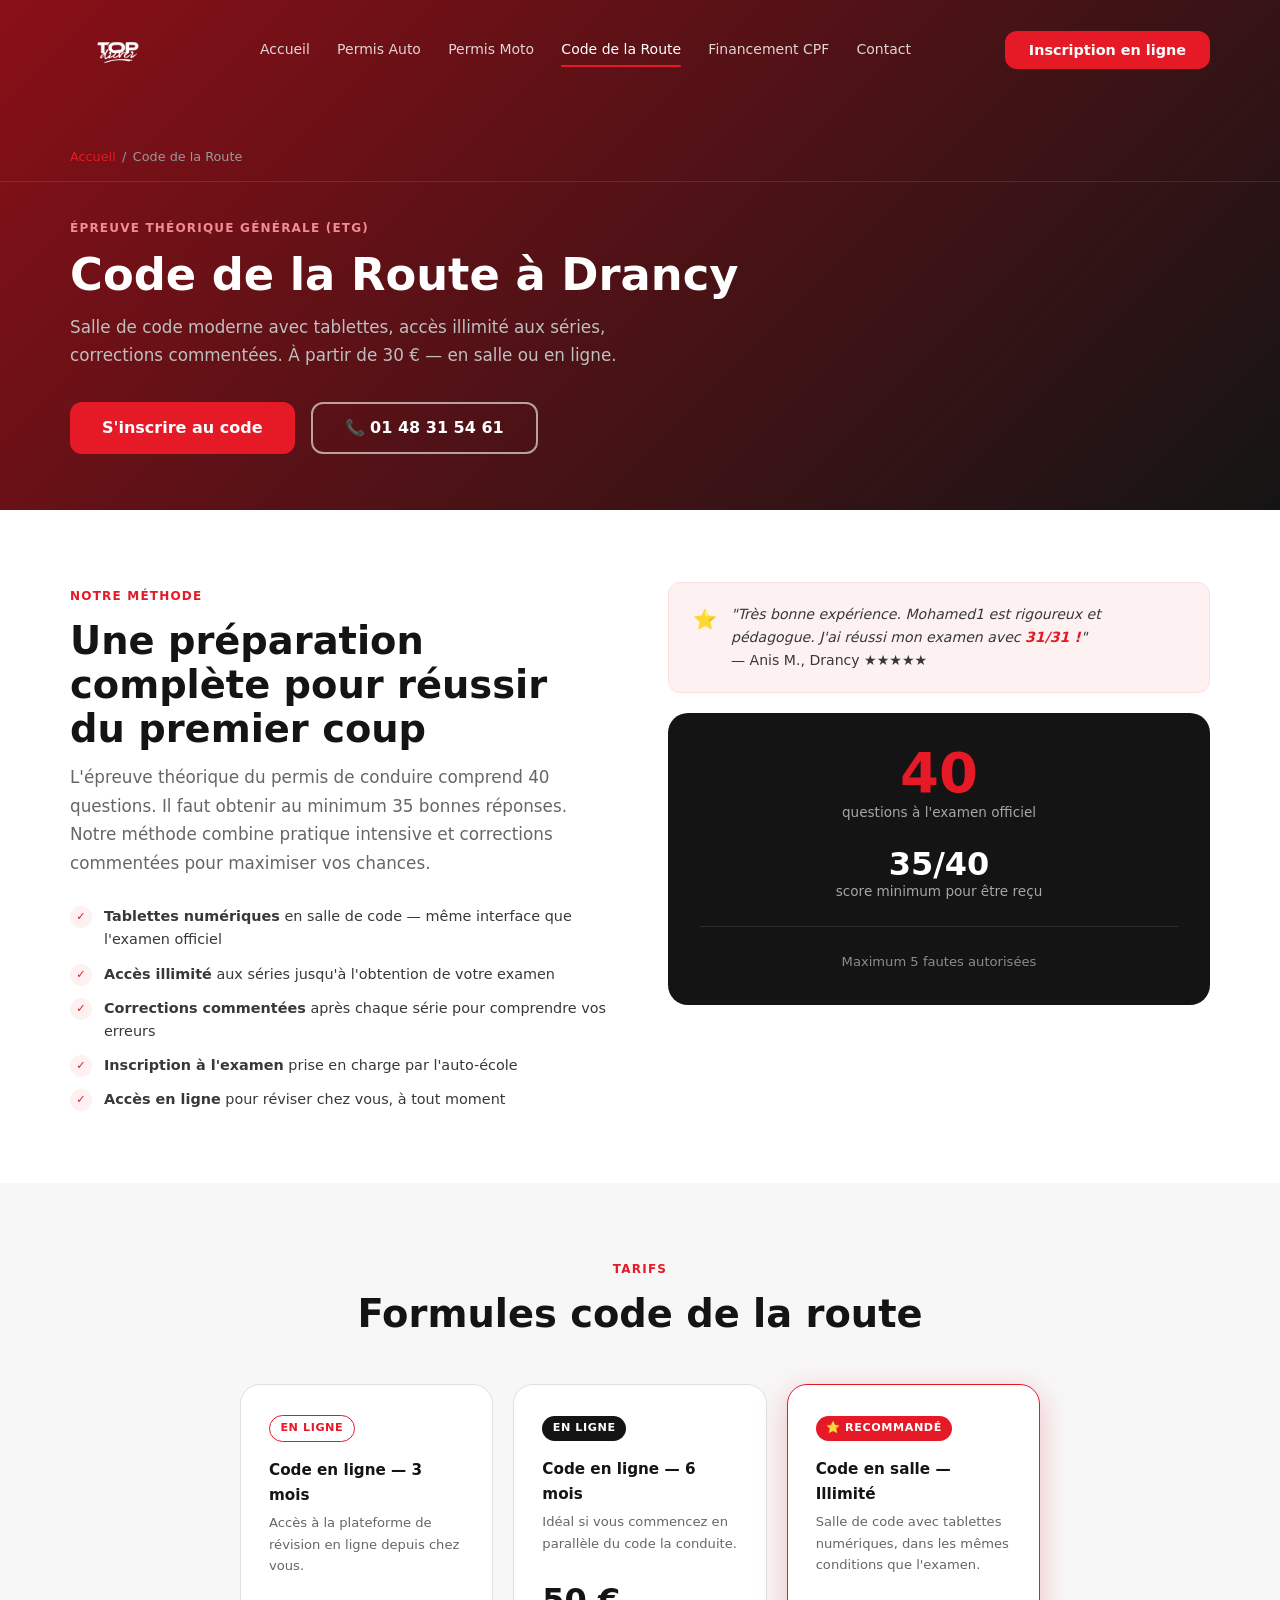
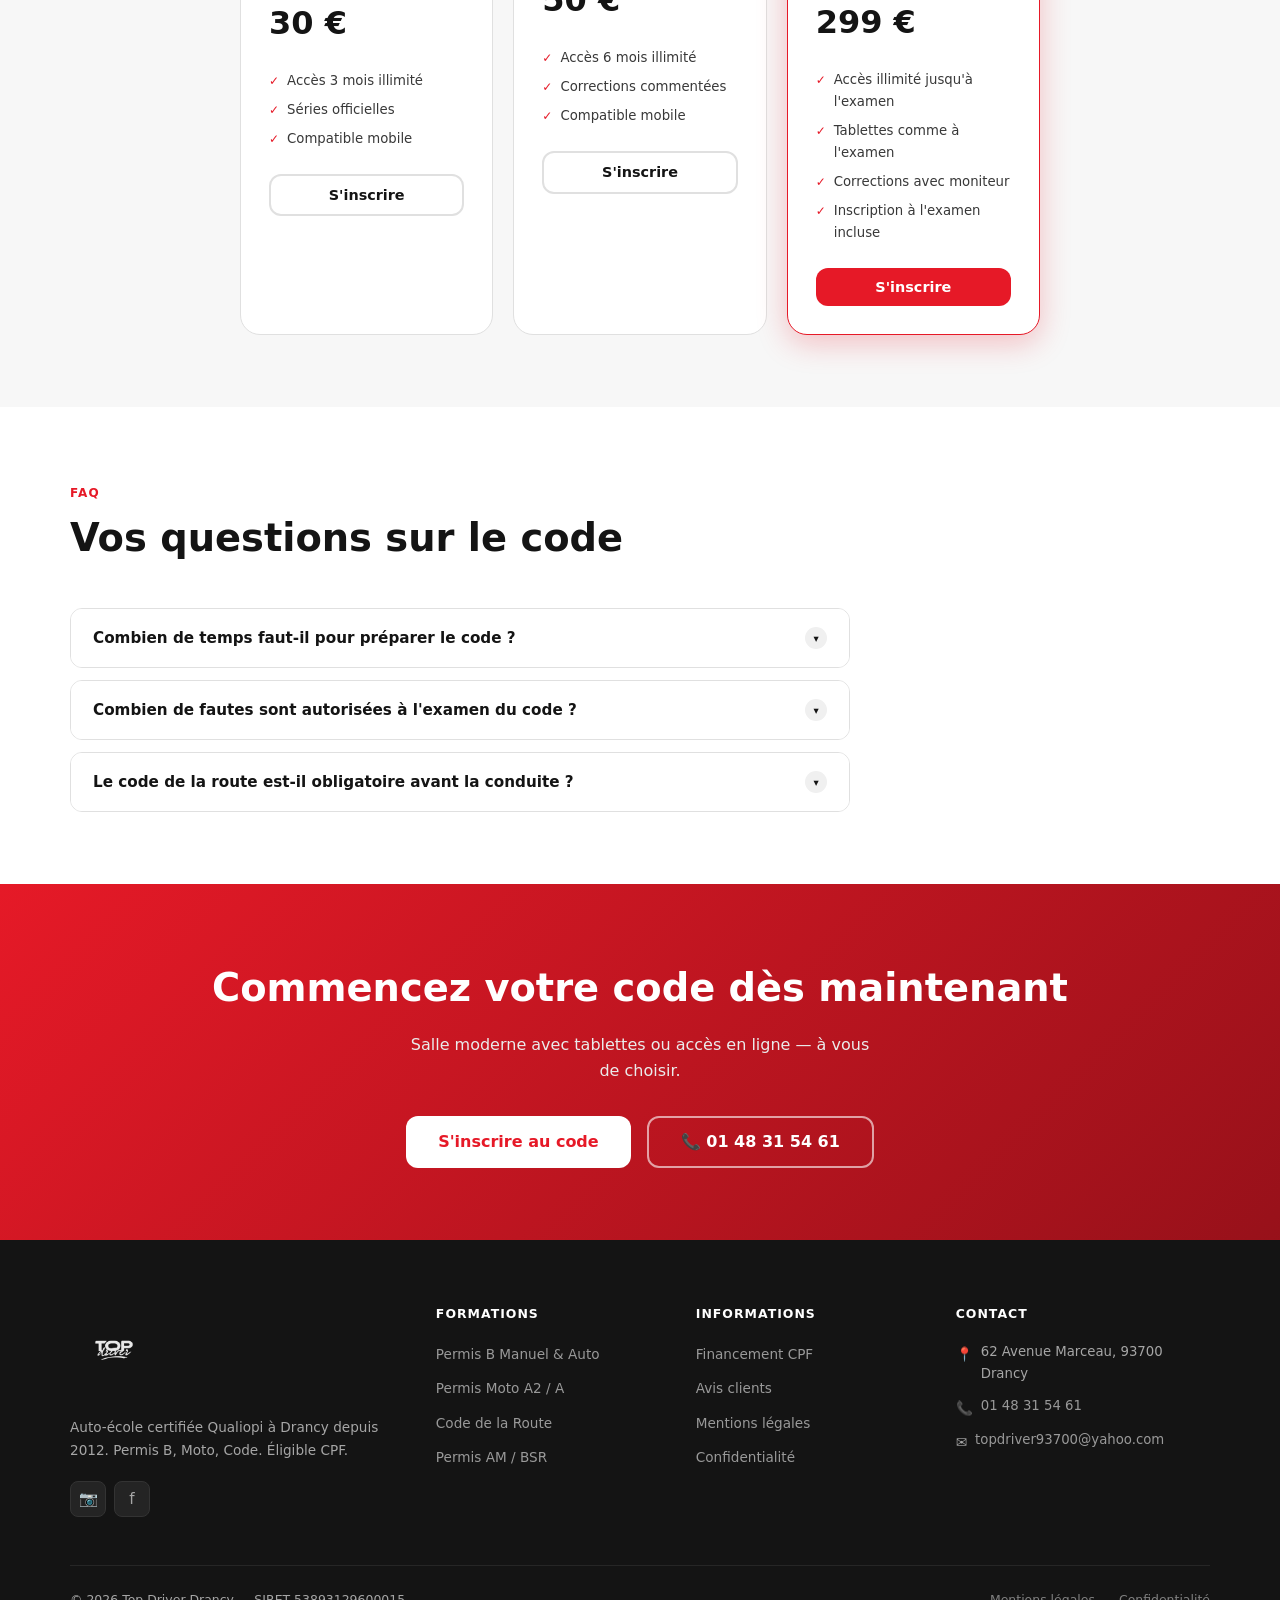
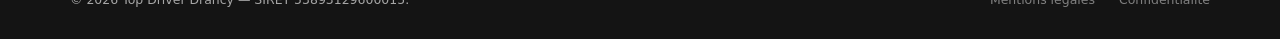
<file: code-route.html>
<!DOCTYPE html>
<html lang="fr">
<head>
  <meta charset="UTF-8" />
  <meta name="viewport" content="width=device-width, initial-scale=1.0" />
  <meta name="description" content="Préparez le code de la route à Drancy (93) — Salle moderne avec tablettes, accès illimité aux séries, formation en ligne dès 30 €. Top Driver, certifié Qualiopi." />
  <meta name="robots" content="index, follow" />
  <link rel="canonical" href="code-route.html" />
  <meta property="og:title" content="Code de la Route à Drancy (93) — Formation Théorique | Top Driver" />
  <meta property="og:description" content="Réussissez le code de la route à Drancy. Accès illimité, salle de code moderne, en ligne dès 30 €. Certifié Qualiopi, éligible CPF." />
  <meta property="og:type" content="website" />
  <title>Code de la Route Drancy (93) — Formation Théorique | Top Driver</title>
  <link rel="stylesheet" href="css/style.css" />

  <script type="application/ld+json">
  {
    "@context": "https://schema.org",
    "@type": "Course",
    "name": "Formation Code de la Route",
    "description": "Préparez l'épreuve théorique du permis de conduire (ETG) à Drancy avec Top Driver. Accès illimité aux séries, salle de code moderne avec tablettes.",
    "provider": {
      "@type": "EducationalOrganization",
      "name": "Top Driver Drancy",
      "telephone": "+33148315461",
      "address": {
        "@type": "PostalAddress",
        "streetAddress": "62 Avenue Marceau",
        "addressLocality": "Drancy",
        "postalCode": "93700",
        "addressCountry": "FR"
      }
    },
    "offers": [
      {"@type": "Offer", "name": "Code en ligne 3 mois", "priceCurrency": "EUR", "price": "30"},
      {"@type": "Offer", "name": "Code en ligne 6 mois", "priceCurrency": "EUR", "price": "50"},
      {"@type": "Offer", "name": "Code en salle illimité", "priceCurrency": "EUR", "price": "299"}
    ]
  }
  </script>
  <script type="application/ld+json">
  {
    "@context": "https://schema.org",
    "@type": "FAQPage",
    "mainEntity": [
      {
        "@type": "Question",
        "name": "Combien de temps faut-il pour préparer le code de la route ?",
        "acceptedAnswer": {"@type": "Answer", "text": "Cela dépend de votre niveau de départ. En moyenne, comptez entre 1 et 3 mois de préparation intensive. Avec l'accès illimité à nos séries en salle ou en ligne, vous pouvez travailler à votre rythme."}
      },
      {
        "@type": "Question",
        "name": "Combien de fautes sont autorisées à l'examen du code ?",
        "acceptedAnswer": {"@type": "Answer", "text": "L'examen comporte 40 questions. Vous pouvez commettre au maximum 5 fautes (score minimum de 35/40) pour être reçu. Chez Top Driver Drancy, un élève a obtenu 31/31 en 2024 !"}
      }
    ]
  }
  </script>
</head>
<body>

<!-- SECTION : HEADER -->
<header class="site-header" role="banner">
  <div class="container site-header__inner">
    <a href="index.html" class="site-header__logo" aria-label="Top Driver Drancy — Accueil">
      <img src="assets/logo-topdriver.png" alt="Top Driver — Auto-École Drancy" width="240" height="90" />
    </a>
    <nav class="site-nav" aria-label="Navigation principale">
      <a href="index.html" class="site-nav__link">Accueil</a>
      <a href="permis-auto.html" class="site-nav__link">Permis Auto</a>
      <a href="permis-moto.html" class="site-nav__link">Permis Moto</a>
      <a href="code-route.html" class="site-nav__link is-active" aria-current="page">Code de la Route</a>
      <a href="financement-cpf.html" class="site-nav__link">Financement CPF</a>
      <a href="contact.html" class="site-nav__link">Contact</a>
    </nav>
    <div class="site-header__cta">
      <a href="contact.html" class="btn btn--primary">Inscription en ligne</a>
    </div>
    <button class="nav-toggle" id="nav-toggle-btn" aria-controls="mobile-nav" aria-expanded="false" aria-label="Ouvrir le menu">
      <span class="nav-toggle__bar" aria-hidden="true"></span>
      <span class="nav-toggle__bar" aria-hidden="true"></span>
      <span class="nav-toggle__bar" aria-hidden="true"></span>
    </button>
  </div>
</header>

<!-- SECTION : NAVIGATION MOBILE -->
<nav class="mobile-nav" id="mobile-nav" aria-label="Navigation mobile" aria-hidden="true">
  <ul class="mobile-nav__list">
    <li><a href="index.html" class="mobile-nav__link">Accueil</a></li>
    <li><a href="permis-auto.html" class="mobile-nav__link">Permis Auto</a></li>
    <li><a href="permis-moto.html" class="mobile-nav__link">Permis Moto</a></li>
    <li><a href="code-route.html" class="mobile-nav__link is-active">Code de la Route</a></li>
    <li><a href="financement-cpf.html" class="mobile-nav__link">Financement CPF</a></li>
    <li><a href="contact.html" class="mobile-nav__link">Contact</a></li>
  </ul>
  <a href="contact.html" class="btn btn--primary" style="width:100%;justify-content:center;">Inscription en ligne</a>
</nav>

<main>

  <!-- SECTION : HERO INTERNE -->
  <section class="page-hero" aria-labelledby="code-hero-title">
    <div class="breadcrumb" style="background:transparent;border-bottom-color:rgba(255,255,255,.1);">
      <div class="container">
        <ol class="breadcrumb__list" aria-label="Fil d'Ariane">
          <li class="breadcrumb__item"><a href="index.html">Accueil</a></li>
          <li class="breadcrumb__sep" aria-hidden="true">/</li>
          <li class="breadcrumb__item" aria-current="page">Code de la Route</li>
        </ol>
      </div>
    </div>
    <div class="container" style="padding-top:2rem;">
      <span class="eyebrow page-hero__eyebrow">Épreuve Théorique Générale (ETG)</span>
      <h1 class="page-hero__title" id="code-hero-title">Code de la Route à Drancy</h1>
      <p class="page-hero__sub">
        Salle de code moderne avec tablettes, accès illimité aux séries, corrections commentées.
        À partir de 30&nbsp;€ — en salle ou en ligne.
      </p>
      <div class="page-hero__actions">
        <a href="contact.html" class="btn btn--primary btn--lg">S'inscrire au code</a>
        <a href="tel:+33148315461" class="btn btn--outline btn--lg">📞 01 48 31 54 61</a>
      </div>
    </div>
  </section>

  <!-- SECTION : MÉTHODE -->
  <section class="page-section" aria-labelledby="methode-title">
    <div class="container">
      <div class="content-split">
        <div>
          <span class="eyebrow">Notre méthode</span>
          <h2 class="section-title" id="methode-title">Une préparation complète pour réussir du premier coup</h2>
          <p class="section-sub">
            L'épreuve théorique du permis de conduire comprend 40 questions.
            Il faut obtenir au minimum 35 bonnes réponses. Notre méthode combine
            pratique intensive et corrections commentées pour maximiser vos chances.
          </p>
          <div class="styled-list" style="margin-top:1.75rem;">
            <div class="styled-list__item">
              <div class="styled-list__icon" aria-hidden="true">✓</div>
              <span><strong>Tablettes numériques</strong> en salle de code — même interface que l'examen officiel</span>
            </div>
            <div class="styled-list__item">
              <div class="styled-list__icon" aria-hidden="true">✓</div>
              <span><strong>Accès illimité</strong> aux séries jusqu'à l'obtention de votre examen</span>
            </div>
            <div class="styled-list__item">
              <div class="styled-list__icon" aria-hidden="true">✓</div>
              <span><strong>Corrections commentées</strong> après chaque série pour comprendre vos erreurs</span>
            </div>
            <div class="styled-list__item">
              <div class="styled-list__icon" aria-hidden="true">✓</div>
              <span><strong>Inscription à l'examen</strong> prise en charge par l'auto-école</span>
            </div>
            <div class="styled-list__item">
              <div class="styled-list__icon" aria-hidden="true">✓</div>
              <span><strong>Accès en ligne</strong> pour réviser chez vous, à tout moment</span>
            </div>
          </div>
        </div>

        <div>
          <div class="info-box" style="margin-bottom:1.25rem;">
            <div class="info-box__icon" aria-hidden="true">⭐</div>
            <p class="info-box__text">
              <em>"Très bonne expérience. Mohamed1 est rigoureux et pédagogue.
              J'ai réussi mon examen avec <strong>31/31&nbsp;!</strong>"</em><br />
              — Anis M., Drancy ★★★★★
            </p>
          </div>
          <div style="background:var(--black);color:var(--white);border-radius:var(--r-lg);padding:2rem;text-align:center;">
            <div style="font-size:3.5rem;font-weight:900;color:var(--red);line-height:1;">40</div>
            <div style="font-size:.85rem;color:hsl(0,0%,65%);margin-bottom:1.5rem;">questions à l'examen officiel</div>
            <div style="font-size:2rem;font-weight:900;color:var(--white);line-height:1;">35/40</div>
            <div style="font-size:.85rem;color:hsl(0,0%,65%);">score minimum pour être reçu</div>
            <div style="margin-top:1.5rem;padding-top:1.5rem;border-top:1px solid hsl(0,0%,18%);font-size:.82rem;color:hsl(0,0%,55%);">
              Maximum 5 fautes autorisées
            </div>
          </div>
        </div>
      </div>
    </div>
  </section>

  <!-- SECTION : TARIFS CODE -->
  <section class="page-section page-section--gray" aria-labelledby="tarifs-code-title">
    <div class="container">
      <div class="sec-head sec-head--center">
        <span class="eyebrow">Tarifs</span>
        <h2 class="section-title" id="tarifs-code-title">Formules code de la route</h2>
      </div>
      <div class="tarifs-grid" style="max-width:800px;margin:0 auto;">

        <div class="tarif-card">
          <div class="tarif-card__badge"><span class="badge badge--outline">En ligne</span></div>
          <h3 class="tarif-card__name">Code en ligne — 3 mois</h3>
          <p class="tarif-card__desc">Accès à la plateforme de révision en ligne depuis chez vous.</p>
          <div class="tarif-card__price">
            <span class="tarif-card__price-amount">30&nbsp;€</span>
          </div>
          <ul class="tarif-card__features">
            <li class="tarif-card__feature"><span class="tarif-card__check" aria-hidden="true">✓</span> Accès 3 mois illimité</li>
            <li class="tarif-card__feature"><span class="tarif-card__check" aria-hidden="true">✓</span> Séries officielles</li>
            <li class="tarif-card__feature"><span class="tarif-card__check" aria-hidden="true">✓</span> Compatible mobile</li>
          </ul>
          <a href="contact.html" class="btn btn--outline-dark" style="width:100%;justify-content:center;">S'inscrire</a>
        </div>

        <div class="tarif-card">
          <div class="tarif-card__badge"><span class="badge badge--black">En ligne</span></div>
          <h3 class="tarif-card__name">Code en ligne — 6 mois</h3>
          <p class="tarif-card__desc">Idéal si vous commencez en parallèle du code la conduite.</p>
          <div class="tarif-card__price">
            <span class="tarif-card__price-amount">50&nbsp;€</span>
          </div>
          <ul class="tarif-card__features">
            <li class="tarif-card__feature"><span class="tarif-card__check" aria-hidden="true">✓</span> Accès 6 mois illimité</li>
            <li class="tarif-card__feature"><span class="tarif-card__check" aria-hidden="true">✓</span> Corrections commentées</li>
            <li class="tarif-card__feature"><span class="tarif-card__check" aria-hidden="true">✓</span> Compatible mobile</li>
          </ul>
          <a href="contact.html" class="btn btn--outline-dark" style="width:100%;justify-content:center;">S'inscrire</a>
        </div>

        <div class="tarif-card tarif-card--featured">
          <div class="tarif-card__badge"><span class="badge badge--red">⭐ Recommandé</span></div>
          <h3 class="tarif-card__name">Code en salle — Illimité</h3>
          <p class="tarif-card__desc">Salle de code avec tablettes numériques, dans les mêmes conditions que l'examen.</p>
          <div class="tarif-card__price">
            <span class="tarif-card__price-amount">299&nbsp;€</span>
          </div>
          <ul class="tarif-card__features">
            <li class="tarif-card__feature"><span class="tarif-card__check" aria-hidden="true">✓</span> Accès illimité jusqu'à l'examen</li>
            <li class="tarif-card__feature"><span class="tarif-card__check" aria-hidden="true">✓</span> Tablettes comme à l'examen</li>
            <li class="tarif-card__feature"><span class="tarif-card__check" aria-hidden="true">✓</span> Corrections avec moniteur</li>
            <li class="tarif-card__feature"><span class="tarif-card__check" aria-hidden="true">✓</span> Inscription à l'examen incluse</li>
          </ul>
          <a href="contact.html" class="btn btn--primary" style="width:100%;justify-content:center;">S'inscrire</a>
        </div>

      </div>
    </div>
  </section>

  <!-- SECTION : FAQ CODE -->
  <section class="faq page-section" aria-labelledby="faq-code-title">
    <div class="container">
      <div class="sec-head">
        <span class="eyebrow">FAQ</span>
        <h2 class="section-title" id="faq-code-title">Vos questions sur le code</h2>
      </div>
      <ul class="faq__list" role="list">
        <li class="faq__item">
          <button class="faq__btn" aria-expanded="false">
            Combien de temps faut-il pour préparer le code ?
            <span class="faq__arrow" aria-hidden="true">▾</span>
          </button>
          <div class="faq__answer" aria-hidden="true">
            <p>Cela dépend de votre niveau de départ et de votre régularité. En moyenne, comptez entre 1 et 3 mois de préparation intensive. Avec l'accès illimité à nos séries, vous pouvez travailler à votre rythme.</p>
          </div>
        </li>
        <li class="faq__item">
          <button class="faq__btn" aria-expanded="false">
            Combien de fautes sont autorisées à l'examen du code ?
            <span class="faq__arrow" aria-hidden="true">▾</span>
          </button>
          <div class="faq__answer" aria-hidden="true">
            <p>L'examen comporte 40 questions. Vous pouvez commettre au maximum 5 fautes (score minimum de 35/40) pour être reçu. Nos élèves s'entraînent jusqu'à obtenir régulièrement 38 à 40/40 avant de passer l'examen.</p>
          </div>
        </li>
        <li class="faq__item">
          <button class="faq__btn" aria-expanded="false">
            Le code de la route est-il obligatoire avant la conduite ?
            <span class="faq__arrow" aria-hidden="true">▾</span>
          </button>
          <div class="faq__answer" aria-hidden="true">
            <p>Oui. L'obtention du code de la route (ETG) est obligatoire avant de présenter l'examen pratique de conduite. Cependant, vous pouvez commencer les leçons de conduite avant d'avoir votre code. Nous organisons les deux en parallèle selon votre planning.</p>
          </div>
        </li>
      </ul>
    </div>
  </section>

  <!-- CTA -->
  <section class="cta-band" aria-labelledby="cta-code-title">
    <div class="container">
      <h2 class="cta-band__title" id="cta-code-title">Commencez votre code dès maintenant</h2>
      <p class="cta-band__text">Salle moderne avec tablettes ou accès en ligne — à vous de choisir.</p>
      <div class="cta-band__actions">
        <a href="contact.html" class="btn btn--white btn--lg">S'inscrire au code</a>
        <a href="tel:+33148315461" class="btn btn--outline btn--lg">📞 01 48 31 54 61</a>
      </div>
    </div>
  </section>

</main>

<!-- SECTION : PIED DE PAGE -->
<footer class="site-footer" role="contentinfo">
  <div class="container">
    <div class="site-footer__grid">
      <div>
        <a href="index.html" class="site-footer__logo" aria-label="Accueil"><img src="assets/logo-topdriver.png" alt="Top Driver Drancy" width="220" height="88" /></a>
        <p class="site-footer__tagline">Auto-école certifiée Qualiopi à Drancy depuis 2012. Permis B, Moto, Code. Éligible CPF.</p>
        <div class="site-footer__social">
          <a href="https://www.instagram.com/topdriverdrancy/" class="site-footer__social-link" aria-label="Instagram" target="_blank" rel="noopener">📷</a>
          <a href="https://www.facebook.com/TopDriverDrancy/" class="site-footer__social-link" aria-label="Facebook" target="_blank" rel="noopener">f</a>
        </div>
      </div>
      <div>
        <p class="site-footer__col-title">Formations</p>
        <ul class="site-footer__links">
          <li><a href="permis-auto.html" class="site-footer__link">Permis B Manuel &amp; Auto</a></li>
          <li><a href="permis-moto.html" class="site-footer__link">Permis Moto A2 / A</a></li>
          <li><a href="code-route.html" class="site-footer__link">Code de la Route</a></li>
          <li><a href="permis-moto.html" class="site-footer__link">Permis AM / BSR</a></li>
        </ul>
      </div>
      <div>
        <p class="site-footer__col-title">Informations</p>
        <ul class="site-footer__links">
          <li><a href="financement-cpf.html" class="site-footer__link">Financement CPF</a></li>
          <li><a href="index.html#avis" class="site-footer__link">Avis clients</a></li>
          <li><a href="mentions-legales.html" class="site-footer__link">Mentions légales</a></li>
          <li><a href="politique-confidentialite.html" class="site-footer__link">Confidentialité</a></li>
        </ul>
      </div>
      <div>
        <p class="site-footer__col-title">Contact</p>
        <div class="site-footer__contact-item"><span class="site-footer__contact-icon" aria-hidden="true">📍</span><span>62 Avenue Marceau, 93700 Drancy</span></div>
        <div class="site-footer__contact-item"><span class="site-footer__contact-icon" aria-hidden="true">📞</span><a href="tel:+33148315461">01 48 31 54 61</a></div>
        <div class="site-footer__contact-item"><span class="site-footer__contact-icon" aria-hidden="true">✉️</span><a href="mailto:topdriver93700@yahoo.com">topdriver93700@yahoo.com</a></div>
      </div>
    </div>
    <div class="site-footer__bottom">
      <p class="site-footer__copy">© <span id="footer-year">2024</span> Top Driver Drancy — SIRET 53893129600015.</p>
      <nav class="site-footer__legal" aria-label="Liens légaux">
        <a href="mentions-legales.html">Mentions légales</a>
        <a href="politique-confidentialite.html">Confidentialité</a>
      </nav>
    </div>
  </div>
</footer>

<div class="toast" id="toast" role="status" aria-live="polite" aria-atomic="true" aria-hidden="true">
  <p class="toast__title" id="toast-title">Merci !</p>
  <p class="toast__msg" id="toast-message">Votre message a bien été envoyé.</p>
</div>

<script src="js/main.js"></script>
</body>
</html>
</file>
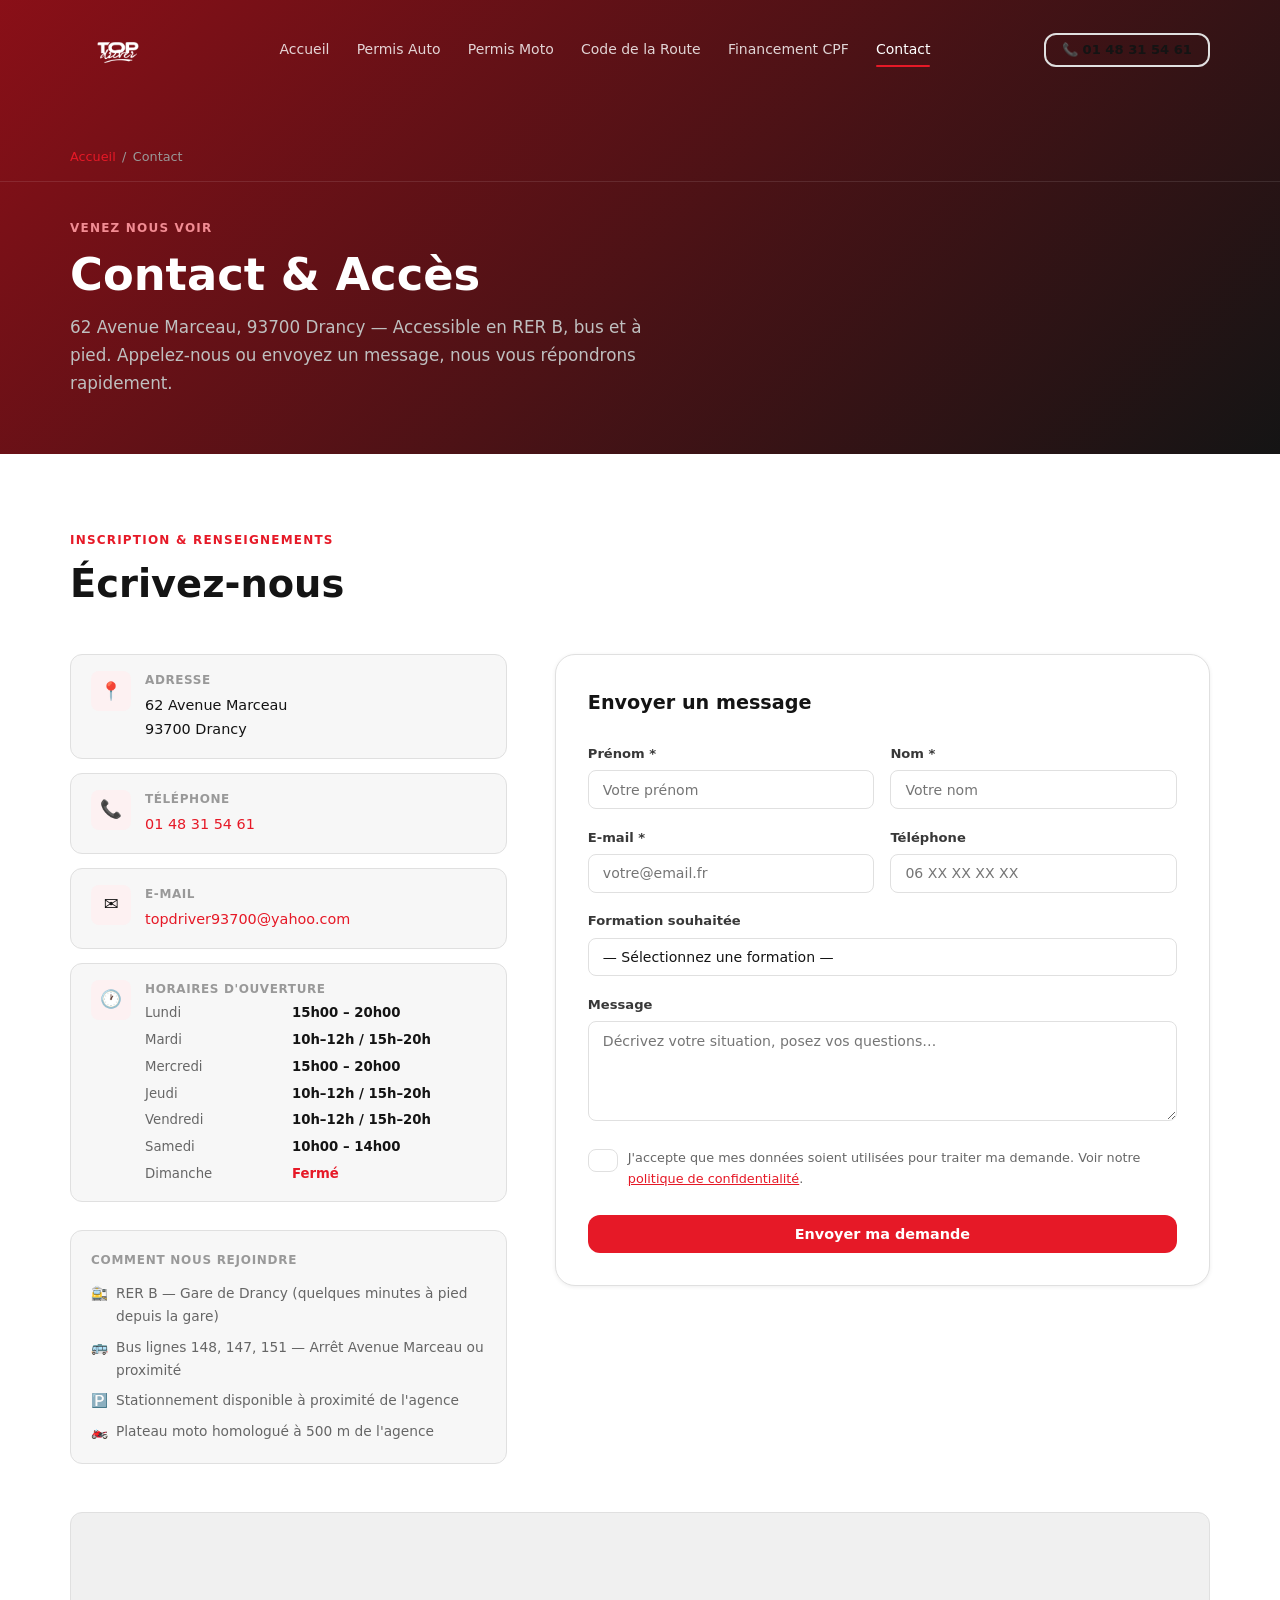
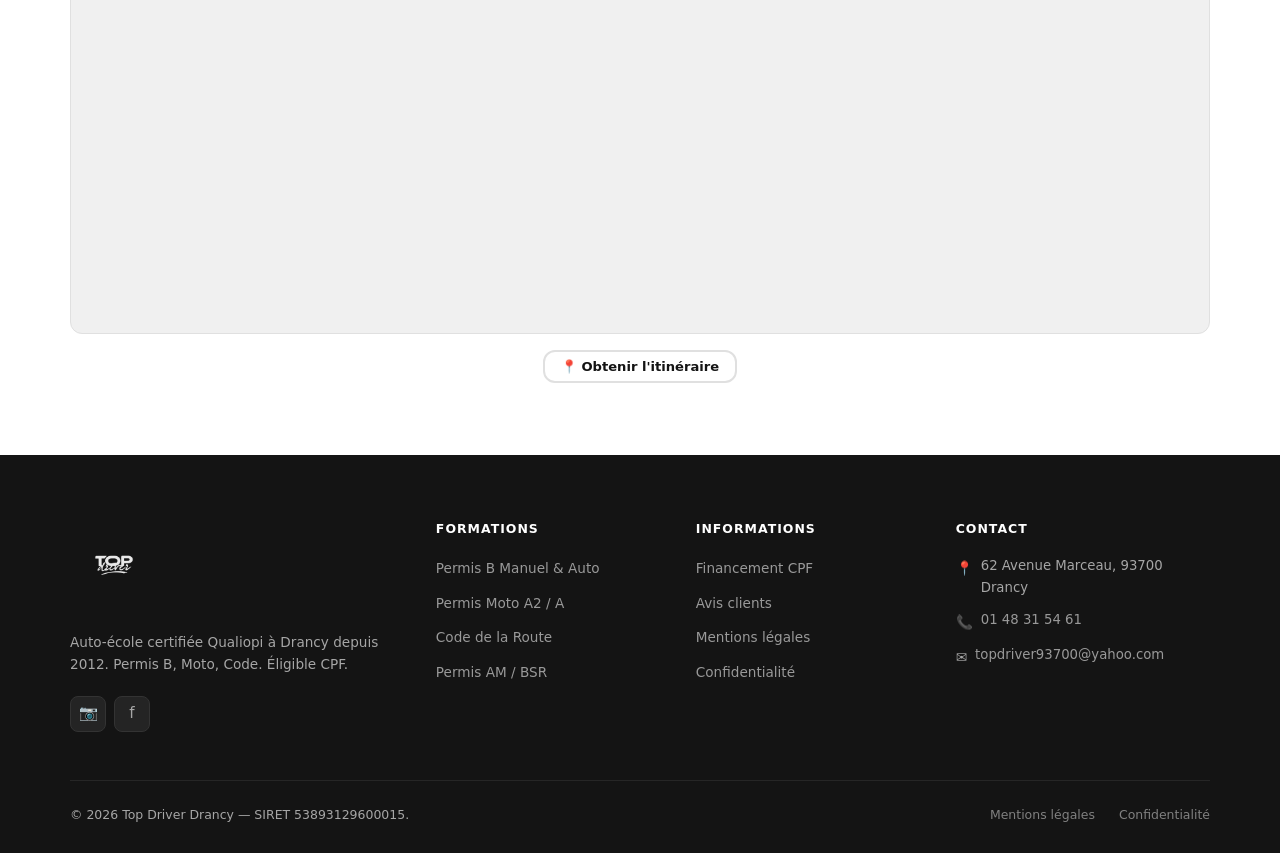
<file: contact.html>
<!DOCTYPE html>
<html lang="fr">
<head>
  <meta charset="UTF-8" />
  <meta name="viewport" content="width=device-width, initial-scale=1.0" />
  <meta name="description" content="Contactez l'auto-école Top Driver Drancy — 62 Avenue Marceau, 93700 Drancy. Tél : 01 48 31 54 61. Horaires, accès RER B, inscription en ligne." />
  <meta name="robots" content="index, follow" />
  <link rel="canonical" href="contact.html" />
  <meta property="og:title" content="Contact & Accès | Auto-École Top Driver Drancy (93)" />
  <meta property="og:description" content="62 Avenue Marceau, 93700 Drancy — 01 48 31 54 61. Lun & Mer 15h-20h, Mar/Jeu/Ven 10h-20h, Sam 10h-14h." />
  <meta property="og:type" content="website" />
  <title>Contact & Accès — Auto-École Top Driver Drancy (93)</title>
  <link rel="stylesheet" href="css/style.css" />

  <script type="application/ld+json">
  {
    "@context": "https://schema.org",
    "@type": ["LocalBusiness", "EducationalOrganization"],
    "name": "Top Driver Drancy",
    "telephone": "+33148315461",
    "email": "topdriver93700@yahoo.com",
    "address": {
      "@type": "PostalAddress",
      "streetAddress": "62 Avenue Marceau",
      "addressLocality": "Drancy",
      "postalCode": "93700",
      "addressCountry": "FR"
    },
    "geo": { "@type": "GeoCoordinates", "latitude": 48.9204, "longitude": 2.4480 },
    "openingHoursSpecification": [
      {"@type": "OpeningHoursSpecification", "dayOfWeek": ["Monday", "Wednesday"], "opens": "15:00", "closes": "20:00"},
      {"@type": "OpeningHoursSpecification", "dayOfWeek": ["Tuesday", "Thursday", "Friday"], "opens": "10:00", "closes": "12:00"},
      {"@type": "OpeningHoursSpecification", "dayOfWeek": ["Tuesday", "Thursday", "Friday"], "opens": "15:00", "closes": "20:00"},
      {"@type": "OpeningHoursSpecification", "dayOfWeek": "Saturday", "opens": "10:00", "closes": "14:00"}
    ]
  }
  </script>
</head>
<body>

<!-- SECTION : HEADER -->
<header class="site-header" role="banner">
  <div class="container site-header__inner">
    <a href="index.html" class="site-header__logo" aria-label="Top Driver Drancy — Accueil">
      <img src="assets/logo-topdriver.png" alt="Top Driver — Auto-École Drancy" width="240" height="90" />
    </a>
    <nav class="site-nav" aria-label="Navigation principale">
      <a href="index.html" class="site-nav__link">Accueil</a>
      <a href="permis-auto.html" class="site-nav__link">Permis Auto</a>
      <a href="permis-moto.html" class="site-nav__link">Permis Moto</a>
      <a href="code-route.html" class="site-nav__link">Code de la Route</a>
      <a href="financement-cpf.html" class="site-nav__link">Financement CPF</a>
      <a href="contact.html" class="site-nav__link is-active" aria-current="page">Contact</a>
    </nav>
    <div class="site-header__cta">
      <a href="tel:+33148315461" class="btn btn--outline-dark btn--sm">📞 01 48 31 54 61</a>
    </div>
    <button class="nav-toggle" id="nav-toggle-btn" aria-controls="mobile-nav" aria-expanded="false" aria-label="Ouvrir le menu">
      <span class="nav-toggle__bar" aria-hidden="true"></span>
      <span class="nav-toggle__bar" aria-hidden="true"></span>
      <span class="nav-toggle__bar" aria-hidden="true"></span>
    </button>
  </div>
</header>

<!-- SECTION : NAVIGATION MOBILE -->
<nav class="mobile-nav" id="mobile-nav" aria-label="Navigation mobile" aria-hidden="true">
  <ul class="mobile-nav__list">
    <li><a href="index.html" class="mobile-nav__link">Accueil</a></li>
    <li><a href="permis-auto.html" class="mobile-nav__link">Permis Auto</a></li>
    <li><a href="permis-moto.html" class="mobile-nav__link">Permis Moto</a></li>
    <li><a href="code-route.html" class="mobile-nav__link">Code de la Route</a></li>
    <li><a href="financement-cpf.html" class="mobile-nav__link">Financement CPF</a></li>
    <li><a href="contact.html" class="mobile-nav__link is-active">Contact</a></li>
  </ul>
  <a href="tel:+33148315461" class="btn btn--primary" style="width:100%;justify-content:center;">📞 01 48 31 54 61</a>
</nav>

<main>

  <!-- SECTION : HERO INTERNE -->
  <section class="page-hero" aria-labelledby="contact-hero-title">
    <div class="breadcrumb" style="background:transparent;border-bottom-color:rgba(255,255,255,.1);">
      <div class="container">
        <ol class="breadcrumb__list" aria-label="Fil d'Ariane">
          <li class="breadcrumb__item"><a href="index.html">Accueil</a></li>
          <li class="breadcrumb__sep" aria-hidden="true">/</li>
          <li class="breadcrumb__item" aria-current="page">Contact</li>
        </ol>
      </div>
    </div>
    <div class="container" style="padding-top:2rem;">
      <span class="eyebrow page-hero__eyebrow">Venez nous voir</span>
      <h1 class="page-hero__title" id="contact-hero-title">Contact &amp; Accès</h1>
      <p class="page-hero__sub">
        62 Avenue Marceau, 93700 Drancy — Accessible en RER B, bus et à pied.
        Appelez-nous ou envoyez un message, nous vous répondrons rapidement.
      </p>
    </div>
  </section>

  <!-- SECTION : CONTACT PRINCIPAL -->
  <section class="contact page-section" id="contact" aria-labelledby="contact-title">
    <div class="container">

      <div class="sec-head">
        <span class="eyebrow">Inscription &amp; Renseignements</span>
        <h2 class="section-title" id="contact-title">Écrivez-nous</h2>
      </div>

      <div class="contact__grid">

        <!-- Informations -->
        <div>
          <div class="contact__info-cards">

            <div class="contact__info-card">
              <div class="contact__info-icon" aria-hidden="true">📍</div>
              <div>
                <p class="contact__info-label">Adresse</p>
                <p class="contact__info-value">62 Avenue Marceau<br />93700 Drancy</p>
              </div>
            </div>

            <div class="contact__info-card">
              <div class="contact__info-icon" aria-hidden="true">📞</div>
              <div>
                <p class="contact__info-label">Téléphone</p>
                <p class="contact__info-value"><a href="tel:+33148315461">01 48 31 54 61</a></p>
              </div>
            </div>

            <div class="contact__info-card">
              <div class="contact__info-icon" aria-hidden="true">✉️</div>
              <div>
                <p class="contact__info-label">E-mail</p>
                <p class="contact__info-value"><a href="mailto:topdriver93700@yahoo.com">topdriver93700@yahoo.com</a></p>
              </div>
            </div>

            <div class="contact__info-card">
              <div class="contact__info-icon" aria-hidden="true">🕐</div>
              <div>
                <p class="contact__info-label">Horaires d'ouverture</p>
                <div class="contact__hours-grid">
                  <span class="contact__hours-day">Lundi</span>
                  <span class="contact__hours-time">15h00 – 20h00</span>
                  <span class="contact__hours-day">Mardi</span>
                  <span class="contact__hours-time">10h–12h / 15h–20h</span>
                  <span class="contact__hours-day">Mercredi</span>
                  <span class="contact__hours-time">15h00 – 20h00</span>
                  <span class="contact__hours-day">Jeudi</span>
                  <span class="contact__hours-time">10h–12h / 15h–20h</span>
                  <span class="contact__hours-day">Vendredi</span>
                  <span class="contact__hours-time">10h–12h / 15h–20h</span>
                  <span class="contact__hours-day">Samedi</span>
                  <span class="contact__hours-time">10h00 – 14h00</span>
                  <span class="contact__hours-day">Dimanche</span>
                  <span class="contact__hours-closed">Fermé</span>
                </div>
              </div>
            </div>

          </div>

          <!-- Accès transports -->
          <div class="access-box">
            <p class="access-box__title">Comment nous rejoindre</p>
            <div class="access-box__items">
              <div class="access-box__item">
                <span aria-hidden="true">🚉</span>
                RER B — Gare de Drancy (quelques minutes à pied depuis la gare)
              </div>
              <div class="access-box__item">
                <span aria-hidden="true">🚌</span>
                Bus lignes 148, 147, 151 — Arrêt Avenue Marceau ou proximité
              </div>
              <div class="access-box__item">
                <span aria-hidden="true">🅿️</span>
                Stationnement disponible à proximité de l'agence
              </div>
              <div class="access-box__item">
                <span aria-hidden="true">🏍️</span>
                Plateau moto homologué à 500 m de l'agence
              </div>
            </div>
          </div>
        </div>

        <!-- Formulaire -->
        <div id="inscription">
          <form class="contact-form" id="contact-form" novalidate aria-label="Formulaire de contact et d'inscription">
            <h3 class="contact-form__title">Envoyer un message</h3>

            <div class="form-row">
              <div class="form-group">
                <label for="f-prenom">Prénom <span aria-hidden="true">*</span></label>
                <input type="text" id="f-prenom" name="prenom" autocomplete="given-name" required placeholder="Votre prénom" aria-required="true" />
              </div>
              <div class="form-group">
                <label for="f-nom">Nom <span aria-hidden="true">*</span></label>
                <input type="text" id="f-nom" name="nom" autocomplete="family-name" required placeholder="Votre nom" aria-required="true" />
              </div>
            </div>

            <div class="form-row">
              <div class="form-group">
                <label for="f-email">E-mail <span aria-hidden="true">*</span></label>
                <input type="email" id="f-email" name="email" autocomplete="email" required placeholder="votre@email.fr" aria-required="true" />
              </div>
              <div class="form-group">
                <label for="f-tel">Téléphone</label>
                <input type="tel" id="f-tel" name="telephone" autocomplete="tel" placeholder="06 XX XX XX XX" />
              </div>
            </div>

            <div class="form-group">
              <label for="f-formation">Formation souhaitée</label>
              <select id="f-formation" name="formation">
                <option value="">— Sélectionnez une formation —</option>
                <option value="permis-b-manuel">Permis B Manuel</option>
                <option value="permis-b-auto">Permis B Automatique</option>
                <option value="permis-a2">Permis Moto A2</option>
                <option value="permis-a">Permis Moto A</option>
                <option value="code">Code de la Route</option>
                <option value="am-bsr">Permis AM / BSR</option>
                <option value="cpf">Renseignement CPF</option>
                <option value="autre">Autre</option>
              </select>
            </div>

            <div class="form-group">
              <label for="f-message">Message</label>
              <textarea id="f-message" name="message" rows="4" placeholder="Décrivez votre situation, posez vos questions…"></textarea>
            </div>

            <div class="form-consent">
              <input type="checkbox" id="f-consent" name="consent" required aria-required="true" />
              <label for="f-consent" style="font-size:.8rem;font-weight:400;color:var(--gray-600);">
                J'accepte que mes données soient utilisées pour traiter ma demande.
                Voir notre <a href="politique-confidentialite.html">politique de confidentialité</a>.
              </label>
            </div>

            <button type="submit" class="btn btn--primary" style="width:100%;justify-content:center;">
              Envoyer ma demande
            </button>
          </form>
        </div>

      </div>

      <!-- Carte intégrée -->
      <div class="map-wrap" style="margin-top:3rem;">
        <iframe
          src="https://maps.google.com/maps?q=62+Avenue+Marceau,+93700+Drancy,+France&t=&z=16&ie=UTF8&iwloc=&output=embed"
          width="100%"
          height="420"
          style="border:0;display:block;"
          allowfullscreen
          loading="lazy"
          referrerpolicy="no-referrer-when-downgrade"
          title="Localisation de l'auto-école Top Driver — 62 Avenue Marceau, 93700 Drancy"
        ></iframe>
      </div>

      <!-- Lien d'itinéraire -->
      <div style="text-align:center;margin-top:1rem;">
        <a
          href="https://www.google.com/maps/dir/?api=1&destination=62+Avenue+Marceau,+93700+Drancy,+France"
          class="btn btn--outline-dark btn--sm"
          target="_blank"
          rel="noopener"
          aria-label="Obtenir l'itinéraire vers Top Driver Drancy"
        >
          📍 Obtenir l'itinéraire
        </a>
      </div>

    </div>
  </section>

</main>

<!-- SECTION : PIED DE PAGE -->
<footer class="site-footer" role="contentinfo">
  <div class="container">
    <div class="site-footer__grid">
      <div>
        <a href="index.html" class="site-footer__logo" aria-label="Accueil">
          <img src="assets/logo-topdriver.png" alt="Top Driver Drancy" width="220" height="88" />
        </a>
        <p class="site-footer__tagline">Auto-école certifiée Qualiopi à Drancy depuis 2012. Permis B, Moto, Code. Éligible CPF.</p>
        <div class="site-footer__social">
          <a href="https://www.instagram.com/topdriverdrancy/" class="site-footer__social-link" aria-label="Instagram" target="_blank" rel="noopener">📷</a>
          <a href="https://www.facebook.com/TopDriverDrancy/" class="site-footer__social-link" aria-label="Facebook" target="_blank" rel="noopener">f</a>
        </div>
      </div>
      <div>
        <p class="site-footer__col-title">Formations</p>
        <ul class="site-footer__links">
          <li><a href="permis-auto.html" class="site-footer__link">Permis B Manuel &amp; Auto</a></li>
          <li><a href="permis-moto.html" class="site-footer__link">Permis Moto A2 / A</a></li>
          <li><a href="code-route.html" class="site-footer__link">Code de la Route</a></li>
          <li><a href="permis-moto.html" class="site-footer__link">Permis AM / BSR</a></li>
        </ul>
      </div>
      <div>
        <p class="site-footer__col-title">Informations</p>
        <ul class="site-footer__links">
          <li><a href="financement-cpf.html" class="site-footer__link">Financement CPF</a></li>
          <li><a href="index.html#avis" class="site-footer__link">Avis clients</a></li>
          <li><a href="mentions-legales.html" class="site-footer__link">Mentions légales</a></li>
          <li><a href="politique-confidentialite.html" class="site-footer__link">Confidentialité</a></li>
        </ul>
      </div>
      <div>
        <p class="site-footer__col-title">Contact</p>
        <div class="site-footer__contact-item"><span class="site-footer__contact-icon" aria-hidden="true">📍</span><span>62 Avenue Marceau, 93700 Drancy</span></div>
        <div class="site-footer__contact-item"><span class="site-footer__contact-icon" aria-hidden="true">📞</span><a href="tel:+33148315461">01 48 31 54 61</a></div>
        <div class="site-footer__contact-item"><span class="site-footer__contact-icon" aria-hidden="true">✉️</span><a href="mailto:topdriver93700@yahoo.com">topdriver93700@yahoo.com</a></div>
      </div>
    </div>
    <div class="site-footer__bottom">
      <p class="site-footer__copy">© <span id="footer-year">2024</span> Top Driver Drancy — SIRET 53893129600015.</p>
      <nav class="site-footer__legal" aria-label="Liens légaux">
        <a href="mentions-legales.html">Mentions légales</a>
        <a href="politique-confidentialite.html">Confidentialité</a>
      </nav>
    </div>
  </div>
</footer>

<div class="toast" id="toast" role="status" aria-live="polite" aria-atomic="true" aria-hidden="true">
  <p class="toast__title" id="toast-title">Merci !</p>
  <p class="toast__msg" id="toast-message">Votre message a bien été envoyé.</p>
</div>

<script src="js/main.js"></script>
</body>
</html>
</file>
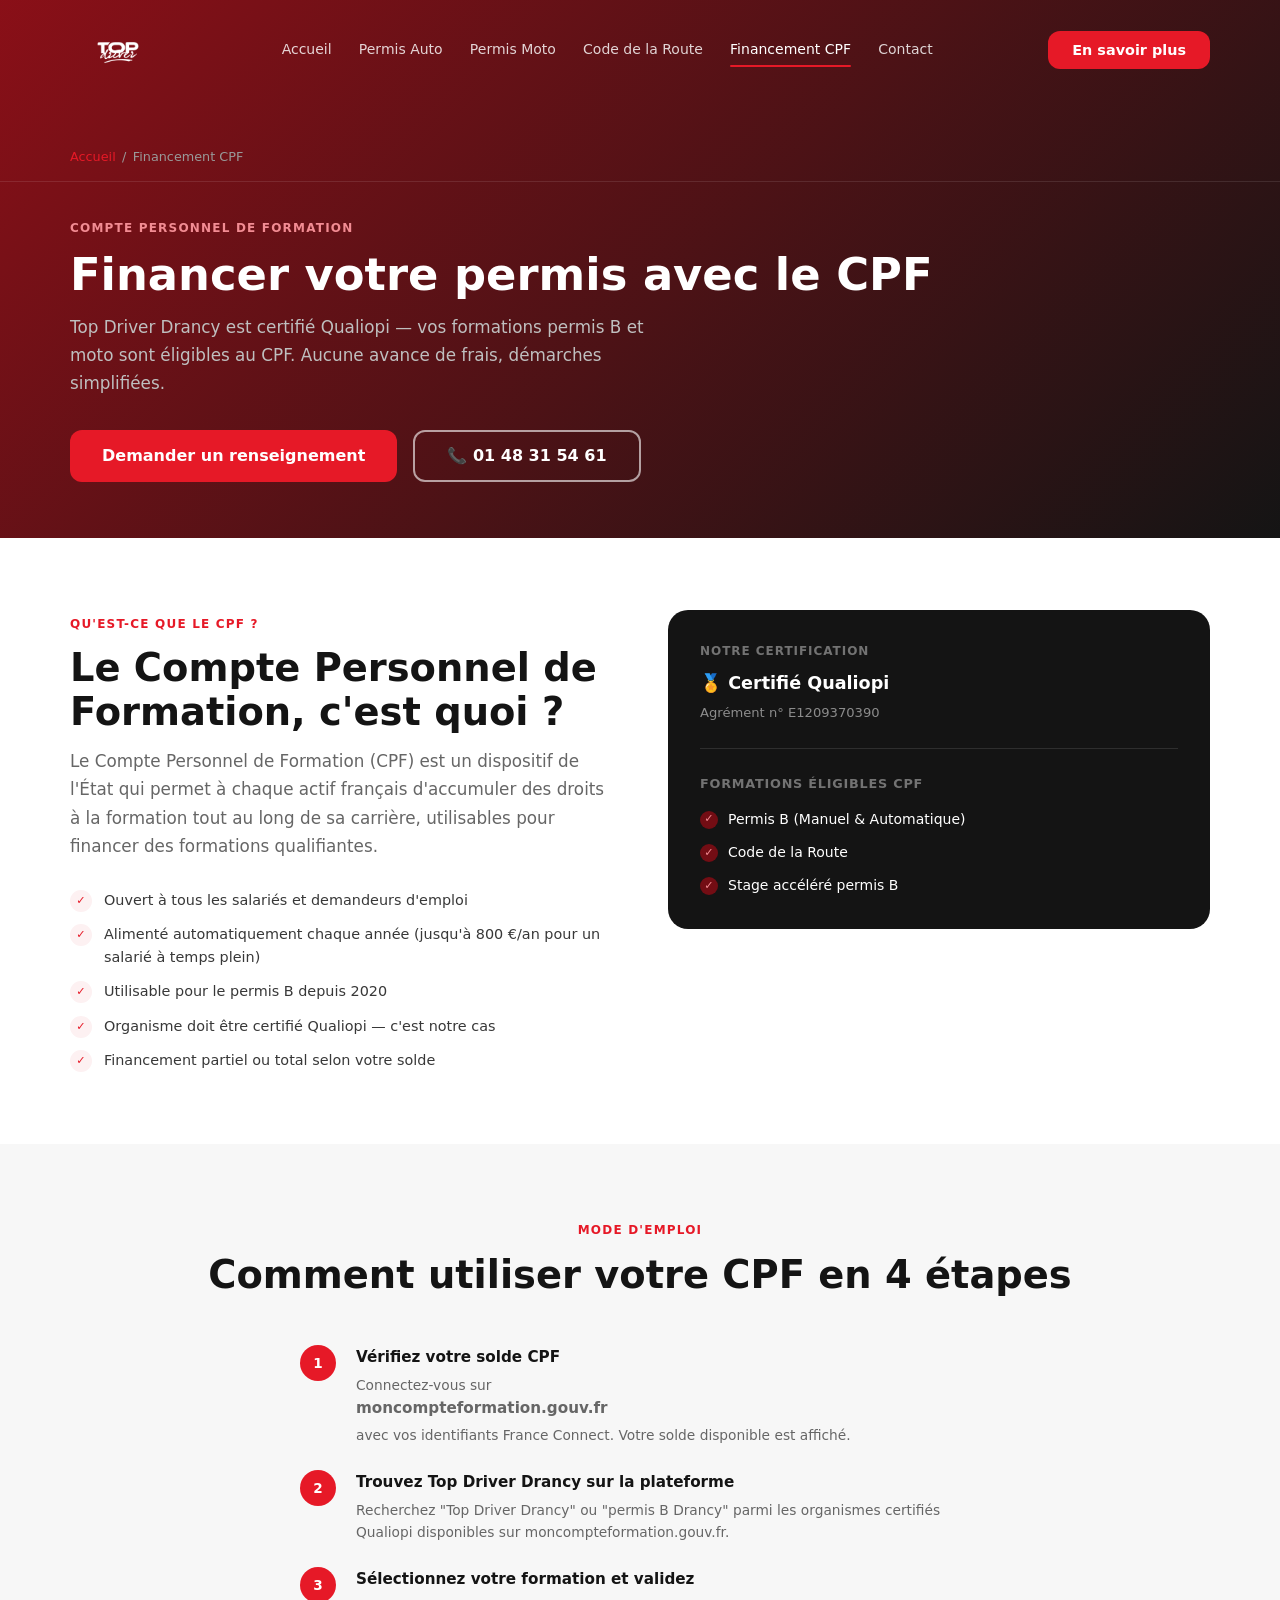
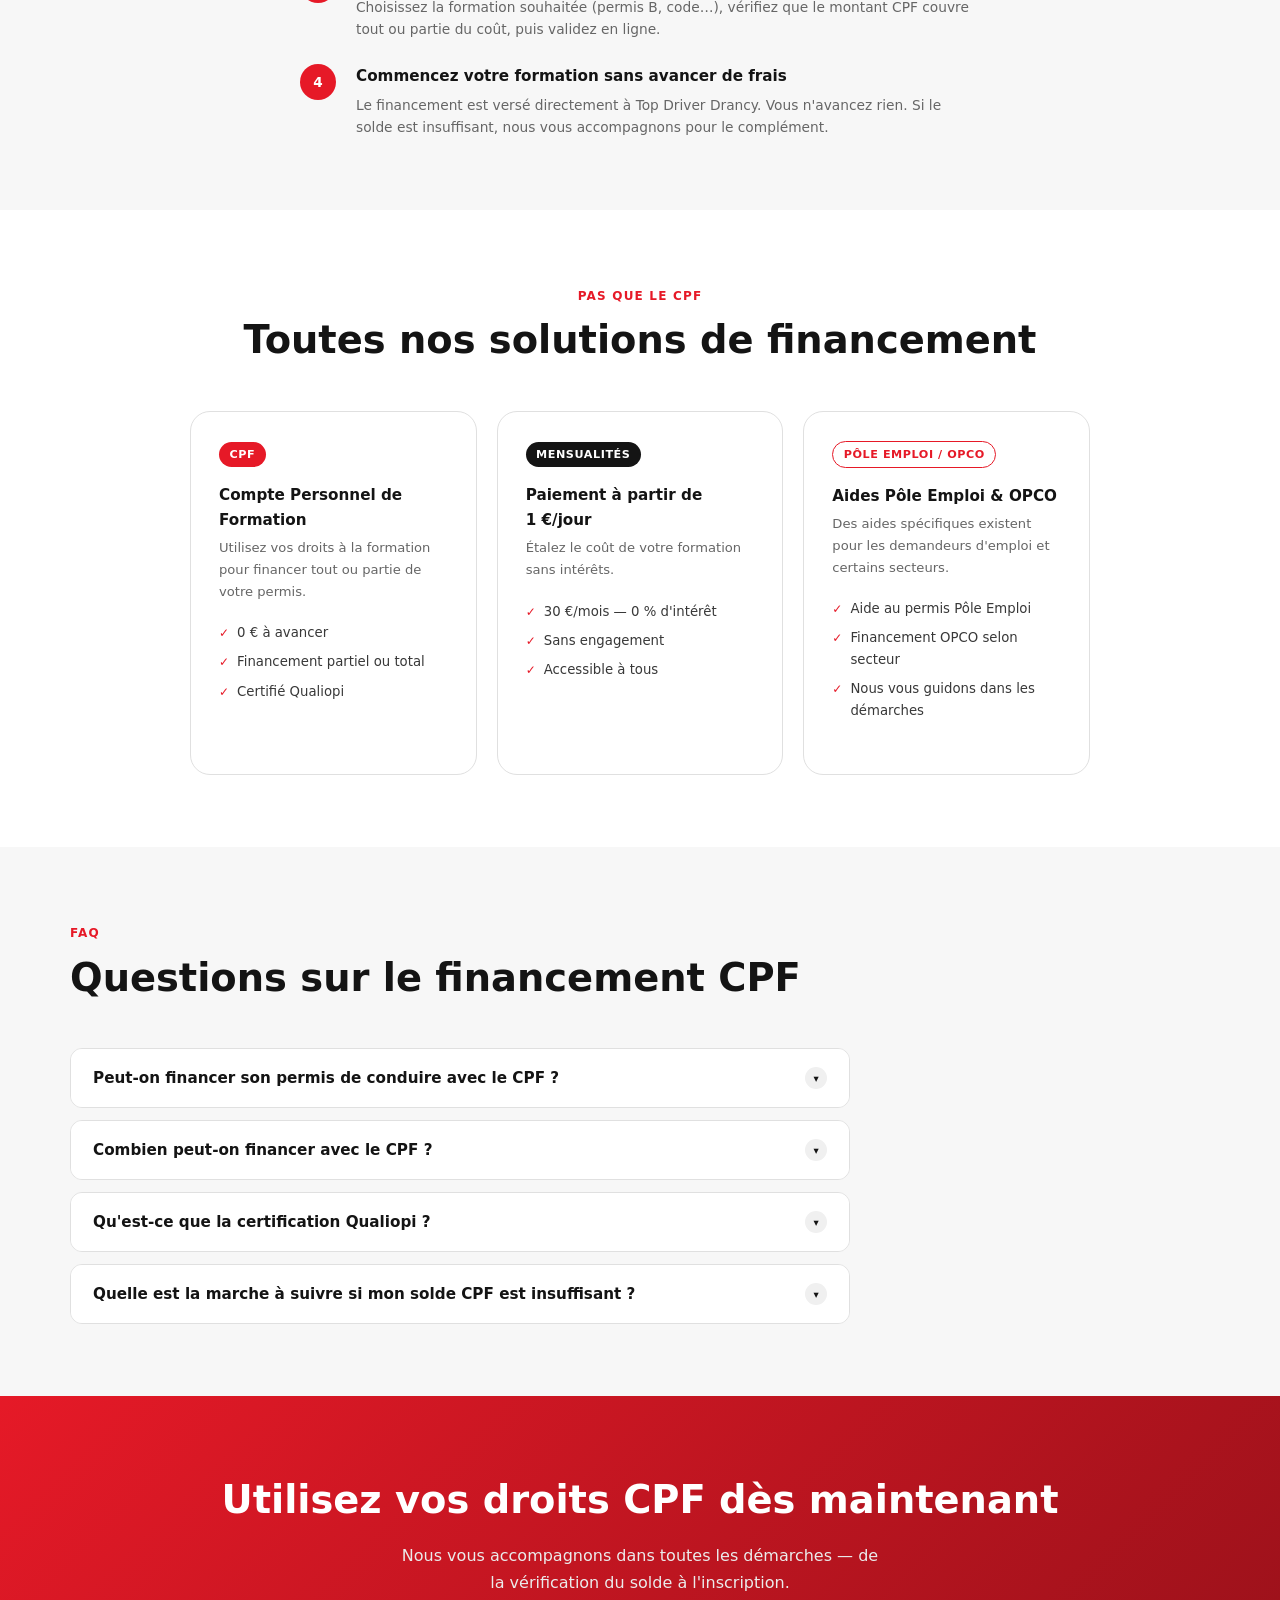
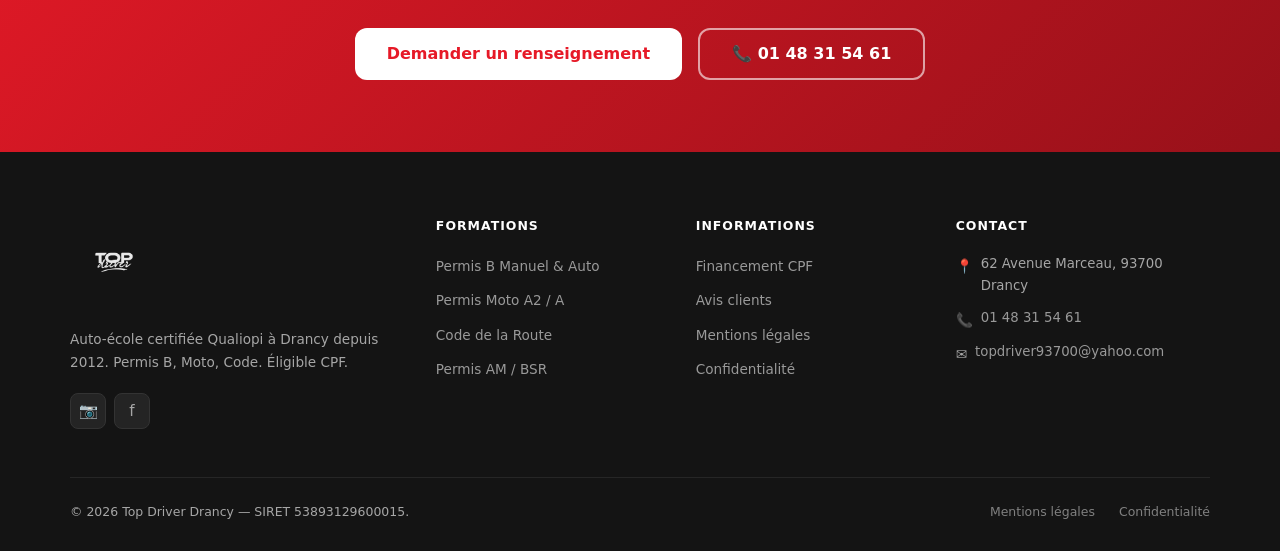
<file: financement-cpf.html>
<!DOCTYPE html>
<html lang="fr">
<head>
  <meta charset="UTF-8" />
  <meta name="viewport" content="width=device-width, initial-scale=1.0" />
  <meta name="description" content="Financer votre permis de conduire avec le CPF à Drancy — Top Driver est certifié Qualiopi. Permis B et moto éligibles. Démarches simplifiées, aucune avance de frais. Tél : 01 48 31 54 61." />
  <meta name="robots" content="index, follow" />
  <link rel="canonical" href="financement-cpf.html" />
  <meta property="og:title" content="Financement CPF Permis de Conduire Drancy | Top Driver — Certifié Qualiopi" />
  <meta property="og:description" content="Utilisez votre CPF pour financer votre permis B ou moto chez Top Driver Drancy. Organisme certifié Qualiopi, aucune avance de frais." />
  <meta property="og:type" content="website" />
  <title>Financement CPF Permis de Conduire — Top Driver Drancy | Certifié Qualiopi</title>
  <link rel="stylesheet" href="css/style.css" />

  <script type="application/ld+json">
  {
    "@context": "https://schema.org",
    "@type": "FAQPage",
    "mainEntity": [
      {
        "@type": "Question",
        "name": "Peut-on financer son permis de conduire avec le CPF ?",
        "acceptedAnswer": {"@type": "Answer", "text": "Oui. Depuis 2020, le permis de conduire catégorie B est éligible au Compte Personnel de Formation (CPF). L'organisme de formation doit être certifié Qualiopi, ce qui est le cas de Top Driver Drancy."}
      },
      {
        "@type": "Question",
        "name": "Combien peut-on financer avec le CPF pour le permis B ?",
        "acceptedAnswer": {"@type": "Answer", "text": "Le montant dépend de vos droits CPF accumulés. En général, les salariés accumulent entre 500 € et 800 € par an. Il est possible de financer la totalité ou une partie de la formation. Top Driver Drancy vous accompagne dans les démarches."}
      },
      {
        "@type": "Question",
        "name": "Qu'est-ce que la certification Qualiopi ?",
        "acceptedAnswer": {"@type": "Answer", "text": "Qualiopi est une certification nationale obligatoire pour les organismes de formation souhaitant bénéficier de fonds publics (CPF, OPCO, etc.). Elle garantit la qualité et le sérieux de la formation dispensée."}
      }
    ]
  }
  </script>
</head>
<body>

<!-- SECTION : HEADER -->
<header class="site-header" role="banner">
  <div class="container site-header__inner">
    <a href="index.html" class="site-header__logo" aria-label="Top Driver Drancy — Accueil">
      <img src="assets/logo-topdriver.png" alt="Top Driver — Auto-École Drancy" width="240" height="90" />
    </a>
    <nav class="site-nav" aria-label="Navigation principale">
      <a href="index.html" class="site-nav__link">Accueil</a>
      <a href="permis-auto.html" class="site-nav__link">Permis Auto</a>
      <a href="permis-moto.html" class="site-nav__link">Permis Moto</a>
      <a href="code-route.html" class="site-nav__link">Code de la Route</a>
      <a href="financement-cpf.html" class="site-nav__link is-active" aria-current="page">Financement CPF</a>
      <a href="contact.html" class="site-nav__link">Contact</a>
    </nav>
    <div class="site-header__cta">
      <a href="contact.html" class="btn btn--primary">En savoir plus</a>
    </div>
    <button class="nav-toggle" id="nav-toggle-btn" aria-controls="mobile-nav" aria-expanded="false" aria-label="Ouvrir le menu">
      <span class="nav-toggle__bar" aria-hidden="true"></span>
      <span class="nav-toggle__bar" aria-hidden="true"></span>
      <span class="nav-toggle__bar" aria-hidden="true"></span>
    </button>
  </div>
</header>

<!-- SECTION : NAVIGATION MOBILE -->
<nav class="mobile-nav" id="mobile-nav" aria-label="Navigation mobile" aria-hidden="true">
  <ul class="mobile-nav__list">
    <li><a href="index.html" class="mobile-nav__link">Accueil</a></li>
    <li><a href="permis-auto.html" class="mobile-nav__link">Permis Auto</a></li>
    <li><a href="permis-moto.html" class="mobile-nav__link">Permis Moto</a></li>
    <li><a href="code-route.html" class="mobile-nav__link">Code de la Route</a></li>
    <li><a href="financement-cpf.html" class="mobile-nav__link is-active">Financement CPF</a></li>
    <li><a href="contact.html" class="mobile-nav__link">Contact</a></li>
  </ul>
  <a href="contact.html" class="btn btn--primary" style="width:100%;justify-content:center;">Nous contacter</a>
</nav>

<main>

  <!-- SECTION : HERO INTERNE -->
  <section class="page-hero" aria-labelledby="cpf-hero-title">
    <div class="breadcrumb" style="background:transparent;border-bottom-color:rgba(255,255,255,.1);">
      <div class="container">
        <ol class="breadcrumb__list" aria-label="Fil d'Ariane">
          <li class="breadcrumb__item"><a href="index.html">Accueil</a></li>
          <li class="breadcrumb__sep" aria-hidden="true">/</li>
          <li class="breadcrumb__item" aria-current="page">Financement CPF</li>
        </ol>
      </div>
    </div>
    <div class="container" style="padding-top:2rem;">
      <span class="eyebrow page-hero__eyebrow">Compte Personnel de Formation</span>
      <h1 class="page-hero__title" id="cpf-hero-title">Financer votre permis avec le CPF</h1>
      <p class="page-hero__sub">
        Top Driver Drancy est certifié Qualiopi — vos formations permis B et moto
        sont éligibles au CPF. Aucune avance de frais, démarches simplifiées.
      </p>
      <div class="page-hero__actions">
        <a href="contact.html" class="btn btn--primary btn--lg">Demander un renseignement</a>
        <a href="tel:+33148315461" class="btn btn--outline btn--lg">📞 01 48 31 54 61</a>
      </div>
    </div>
  </section>

  <!-- SECTION : EXPLICATION CPF -->
  <section class="page-section" aria-labelledby="cpf-expliq-title">
    <div class="container">
      <div class="content-split">
        <div>
          <span class="eyebrow">Qu'est-ce que le CPF ?</span>
          <h2 class="section-title" id="cpf-expliq-title">Le Compte Personnel de Formation, c'est quoi ?</h2>
          <p class="section-sub">
            Le Compte Personnel de Formation (CPF) est un dispositif de l'État
            qui permet à chaque actif français d'accumuler des droits à la formation
            tout au long de sa carrière, utilisables pour financer des formations qualifiantes.
          </p>
          <div class="styled-list" style="margin-top:1.75rem;">
            <div class="styled-list__item">
              <div class="styled-list__icon" aria-hidden="true">✓</div>
              <span>Ouvert à tous les salariés et demandeurs d'emploi</span>
            </div>
            <div class="styled-list__item">
              <div class="styled-list__icon" aria-hidden="true">✓</div>
              <span>Alimenté automatiquement chaque année (jusqu'à 800&nbsp;€/an pour un salarié à temps plein)</span>
            </div>
            <div class="styled-list__item">
              <div class="styled-list__icon" aria-hidden="true">✓</div>
              <span>Utilisable pour le permis B depuis 2020</span>
            </div>
            <div class="styled-list__item">
              <div class="styled-list__icon" aria-hidden="true">✓</div>
              <span>Organisme doit être certifié Qualiopi — c'est notre cas</span>
            </div>
            <div class="styled-list__item">
              <div class="styled-list__icon" aria-hidden="true">✓</div>
              <span>Financement partiel ou total selon votre solde</span>
            </div>
          </div>
        </div>

        <div>
          <div style="background:var(--black);color:var(--white);border-radius:var(--r-lg);padding:2rem;">
            <div style="margin-bottom:1.5rem;padding-bottom:1.5rem;border-bottom:1px solid hsl(0,0%,18%);">
              <div style="font-size:.75rem;font-weight:700;letter-spacing:.08em;text-transform:uppercase;color:hsl(0,0%,45%);margin-bottom:.5rem;">Notre certification</div>
              <div style="font-size:1.1rem;font-weight:800;color:var(--white);">🏅 Certifié Qualiopi</div>
              <div style="font-size:.82rem;color:hsl(0,0%,55%);margin-top:.25rem;">Agrément n° E1209370390</div>
            </div>
            <div>
              <p style="font-size:.8rem;font-weight:700;letter-spacing:.06em;text-transform:uppercase;color:hsl(0,0%,45%);margin-bottom:.875rem;">Formations éligibles CPF</p>
              <div style="display:flex;flex-direction:column;gap:.625rem;">
                <div style="display:flex;align-items:center;gap:.625rem;font-size:.875rem;">
                  <span style="width:18px;height:18px;background:hsl(356,80%,25%);border-radius:50%;display:flex;align-items:center;justify-content:center;color:hsl(356,80%,75%);font-size:.7rem;flex-shrink:0;">✓</span>
                  <span>Permis B (Manuel &amp; Automatique)</span>
                </div>
                <div style="display:flex;align-items:center;gap:.625rem;font-size:.875rem;">
                  <span style="width:18px;height:18px;background:hsl(356,80%,25%);border-radius:50%;display:flex;align-items:center;justify-content:center;color:hsl(356,80%,75%);font-size:.7rem;flex-shrink:0;">✓</span>
                  <span>Code de la Route</span>
                </div>
                <div style="display:flex;align-items:center;gap:.625rem;font-size:.875rem;">
                  <span style="width:18px;height:18px;background:hsl(356,80%,25%);border-radius:50%;display:flex;align-items:center;justify-content:center;color:hsl(356,80%,75%);font-size:.7rem;flex-shrink:0;">✓</span>
                  <span>Stage accéléré permis B</span>
                </div>
              </div>
            </div>
          </div>
        </div>
      </div>
    </div>
  </section>

  <!-- SECTION : ÉTAPES CPF -->
  <section class="page-section page-section--gray" aria-labelledby="etapes-cpf-title">
    <div class="container">
      <div class="sec-head sec-head--center">
        <span class="eyebrow">Mode d'emploi</span>
        <h2 class="section-title" id="etapes-cpf-title">Comment utiliser votre CPF en 4 étapes</h2>
      </div>
      <div style="max-width:680px;margin:0 auto;">
        <ol class="steps-list">
          <li class="step-item">
            <div class="step-item__num" aria-label="Étape 1">1</div>
            <div class="step-item__content">
              <strong>Vérifiez votre solde CPF</strong>
              <p>Connectez-vous sur <strong>moncompteformation.gouv.fr</strong> avec vos identifiants France Connect. Votre solde disponible est affiché.</p>
            </div>
          </li>
          <li class="step-item">
            <div class="step-item__num" aria-label="Étape 2">2</div>
            <div class="step-item__content">
              <strong>Trouvez Top Driver Drancy sur la plateforme</strong>
              <p>Recherchez "Top Driver Drancy" ou "permis B Drancy" parmi les organismes certifiés Qualiopi disponibles sur moncompteformation.gouv.fr.</p>
            </div>
          </li>
          <li class="step-item">
            <div class="step-item__num" aria-label="Étape 3">3</div>
            <div class="step-item__content">
              <strong>Sélectionnez votre formation et validez</strong>
              <p>Choisissez la formation souhaitée (permis B, code…), vérifiez que le montant CPF couvre tout ou partie du coût, puis validez en ligne.</p>
            </div>
          </li>
          <li class="step-item">
            <div class="step-item__num" aria-label="Étape 4">4</div>
            <div class="step-item__content">
              <strong>Commencez votre formation sans avancer de frais</strong>
              <p>Le financement est versé directement à Top Driver Drancy. Vous n'avancez rien. Si le solde est insuffisant, nous vous accompagnons pour le complément.</p>
            </div>
          </li>
        </ol>
      </div>
    </div>
  </section>

  <!-- SECTION : AUTRES SOLUTIONS -->
  <section class="page-section" aria-labelledby="autres-fin-title">
    <div class="container">
      <div class="sec-head sec-head--center">
        <span class="eyebrow">Pas que le CPF</span>
        <h2 class="section-title" id="autres-fin-title">Toutes nos solutions de financement</h2>
      </div>
      <div class="tarifs-grid" style="max-width:900px;margin:0 auto;">
        <div class="tarif-card">
          <div class="tarif-card__badge"><span class="badge badge--red">CPF</span></div>
          <h3 class="tarif-card__name">Compte Personnel de Formation</h3>
          <p class="tarif-card__desc">Utilisez vos droits à la formation pour financer tout ou partie de votre permis.</p>
          <ul class="tarif-card__features">
            <li class="tarif-card__feature"><span class="tarif-card__check" aria-hidden="true">✓</span> 0 € à avancer</li>
            <li class="tarif-card__feature"><span class="tarif-card__check" aria-hidden="true">✓</span> Financement partiel ou total</li>
            <li class="tarif-card__feature"><span class="tarif-card__check" aria-hidden="true">✓</span> Certifié Qualiopi</li>
          </ul>
        </div>
        <div class="tarif-card">
          <div class="tarif-card__badge"><span class="badge badge--black">Mensualités</span></div>
          <h3 class="tarif-card__name">Paiement à partir de 1&nbsp;€/jour</h3>
          <p class="tarif-card__desc">Étalez le coût de votre formation sans intérêts.</p>
          <ul class="tarif-card__features">
            <li class="tarif-card__feature"><span class="tarif-card__check" aria-hidden="true">✓</span> 30&nbsp;€/mois — 0&nbsp;% d'intérêt</li>
            <li class="tarif-card__feature"><span class="tarif-card__check" aria-hidden="true">✓</span> Sans engagement</li>
            <li class="tarif-card__feature"><span class="tarif-card__check" aria-hidden="true">✓</span> Accessible à tous</li>
          </ul>
        </div>
        <div class="tarif-card">
          <div class="tarif-card__badge"><span class="badge badge--outline">Pôle Emploi / OPCO</span></div>
          <h3 class="tarif-card__name">Aides Pôle Emploi &amp; OPCO</h3>
          <p class="tarif-card__desc">Des aides spécifiques existent pour les demandeurs d'emploi et certains secteurs.</p>
          <ul class="tarif-card__features">
            <li class="tarif-card__feature"><span class="tarif-card__check" aria-hidden="true">✓</span> Aide au permis Pôle Emploi</li>
            <li class="tarif-card__feature"><span class="tarif-card__check" aria-hidden="true">✓</span> Financement OPCO selon secteur</li>
            <li class="tarif-card__feature"><span class="tarif-card__check" aria-hidden="true">✓</span> Nous vous guidons dans les démarches</li>
          </ul>
        </div>
      </div>
    </div>
  </section>

  <!-- SECTION : FAQ CPF -->
  <section class="faq page-section page-section--gray" aria-labelledby="faq-cpf-title">
    <div class="container">
      <div class="sec-head">
        <span class="eyebrow">FAQ</span>
        <h2 class="section-title" id="faq-cpf-title">Questions sur le financement CPF</h2>
      </div>
      <ul class="faq__list" role="list">
        <li class="faq__item">
          <button class="faq__btn" aria-expanded="false">
            Peut-on financer son permis de conduire avec le CPF ?
            <span class="faq__arrow" aria-hidden="true">▾</span>
          </button>
          <div class="faq__answer" aria-hidden="true">
            <p>Oui. Depuis 2020, le permis de conduire catégorie B est éligible au Compte Personnel de Formation. L'organisme doit être certifié Qualiopi, ce qui est le cas de Top Driver Drancy (agrément E1209370390).</p>
          </div>
        </li>
        <li class="faq__item">
          <button class="faq__btn" aria-expanded="false">
            Combien peut-on financer avec le CPF ?
            <span class="faq__arrow" aria-hidden="true">▾</span>
          </button>
          <div class="faq__answer" aria-hidden="true">
            <p>Le montant dépend de vos droits CPF accumulés. Un salarié à temps plein accumule jusqu'à 800&nbsp;€ par an. Si votre solde ne couvre pas l'intégralité de la formation, nous vous aidons à trouver un financement complémentaire (paiement en plusieurs fois, aide Pôle Emploi...).</p>
          </div>
        </li>
        <li class="faq__item">
          <button class="faq__btn" aria-expanded="false">
            Qu'est-ce que la certification Qualiopi ?
            <span class="faq__arrow" aria-hidden="true">▾</span>
          </button>
          <div class="faq__answer" aria-hidden="true">
            <p>Qualiopi est une certification nationale obligatoire pour les organismes de formation souhaitant bénéficier de fonds publics (CPF, OPCO, etc.). Elle garantit la qualité des processus pédagogiques et administratifs. Top Driver Drancy est certifié Qualiopi sous le numéro E1209370390.</p>
          </div>
        </li>
        <li class="faq__item">
          <button class="faq__btn" aria-expanded="false">
            Quelle est la marche à suivre si mon solde CPF est insuffisant ?
            <span class="faq__arrow" aria-hidden="true">▾</span>
          </button>
          <div class="faq__answer" aria-hidden="true">
            <p>Si votre solde CPF ne couvre pas la totalité de la formation, plusieurs options existent : compléter avec un paiement personnel, demander une aide Pôle Emploi, un financement OPCO, ou utiliser notre formule de paiement en plusieurs fois (1&nbsp;€/jour, sans intérêt). Contactez-nous pour une solution personnalisée.</p>
          </div>
        </li>
      </ul>
    </div>
  </section>

  <!-- CTA -->
  <section class="cta-band" aria-labelledby="cta-cpf-title">
    <div class="container">
      <h2 class="cta-band__title" id="cta-cpf-title">Utilisez vos droits CPF dès maintenant</h2>
      <p class="cta-band__text">Nous vous accompagnons dans toutes les démarches — de la vérification du solde à l'inscription.</p>
      <div class="cta-band__actions">
        <a href="contact.html" class="btn btn--white btn--lg">Demander un renseignement</a>
        <a href="tel:+33148315461" class="btn btn--outline btn--lg">📞 01 48 31 54 61</a>
      </div>
    </div>
  </section>

</main>

<!-- SECTION : PIED DE PAGE -->
<footer class="site-footer" role="contentinfo">
  <div class="container">
    <div class="site-footer__grid">
      <div>
        <a href="index.html" class="site-footer__logo" aria-label="Accueil"><img src="assets/logo-topdriver.png" alt="Top Driver Drancy" width="220" height="88" /></a>
        <p class="site-footer__tagline">Auto-école certifiée Qualiopi à Drancy depuis 2012. Permis B, Moto, Code. Éligible CPF.</p>
        <div class="site-footer__social">
          <a href="https://www.instagram.com/topdriverdrancy/" class="site-footer__social-link" aria-label="Instagram" target="_blank" rel="noopener">📷</a>
          <a href="https://www.facebook.com/TopDriverDrancy/" class="site-footer__social-link" aria-label="Facebook" target="_blank" rel="noopener">f</a>
        </div>
      </div>
      <div>
        <p class="site-footer__col-title">Formations</p>
        <ul class="site-footer__links">
          <li><a href="permis-auto.html" class="site-footer__link">Permis B Manuel &amp; Auto</a></li>
          <li><a href="permis-moto.html" class="site-footer__link">Permis Moto A2 / A</a></li>
          <li><a href="code-route.html" class="site-footer__link">Code de la Route</a></li>
          <li><a href="permis-moto.html" class="site-footer__link">Permis AM / BSR</a></li>
        </ul>
      </div>
      <div>
        <p class="site-footer__col-title">Informations</p>
        <ul class="site-footer__links">
          <li><a href="financement-cpf.html" class="site-footer__link">Financement CPF</a></li>
          <li><a href="index.html#avis" class="site-footer__link">Avis clients</a></li>
          <li><a href="mentions-legales.html" class="site-footer__link">Mentions légales</a></li>
          <li><a href="politique-confidentialite.html" class="site-footer__link">Confidentialité</a></li>
        </ul>
      </div>
      <div>
        <p class="site-footer__col-title">Contact</p>
        <div class="site-footer__contact-item"><span class="site-footer__contact-icon" aria-hidden="true">📍</span><span>62 Avenue Marceau, 93700 Drancy</span></div>
        <div class="site-footer__contact-item"><span class="site-footer__contact-icon" aria-hidden="true">📞</span><a href="tel:+33148315461">01 48 31 54 61</a></div>
        <div class="site-footer__contact-item"><span class="site-footer__contact-icon" aria-hidden="true">✉️</span><a href="mailto:topdriver93700@yahoo.com">topdriver93700@yahoo.com</a></div>
      </div>
    </div>
    <div class="site-footer__bottom">
      <p class="site-footer__copy">© <span id="footer-year">2024</span> Top Driver Drancy — SIRET 53893129600015.</p>
      <nav class="site-footer__legal" aria-label="Liens légaux">
        <a href="mentions-legales.html">Mentions légales</a>
        <a href="politique-confidentialite.html">Confidentialité</a>
      </nav>
    </div>
  </div>
</footer>

<div class="toast" id="toast" role="status" aria-live="polite" aria-atomic="true" aria-hidden="true">
  <p class="toast__title" id="toast-title">Merci !</p>
  <p class="toast__msg" id="toast-message">Votre message a bien été envoyé.</p>
</div>

<script src="js/main.js"></script>
</body>
</html>
</file>
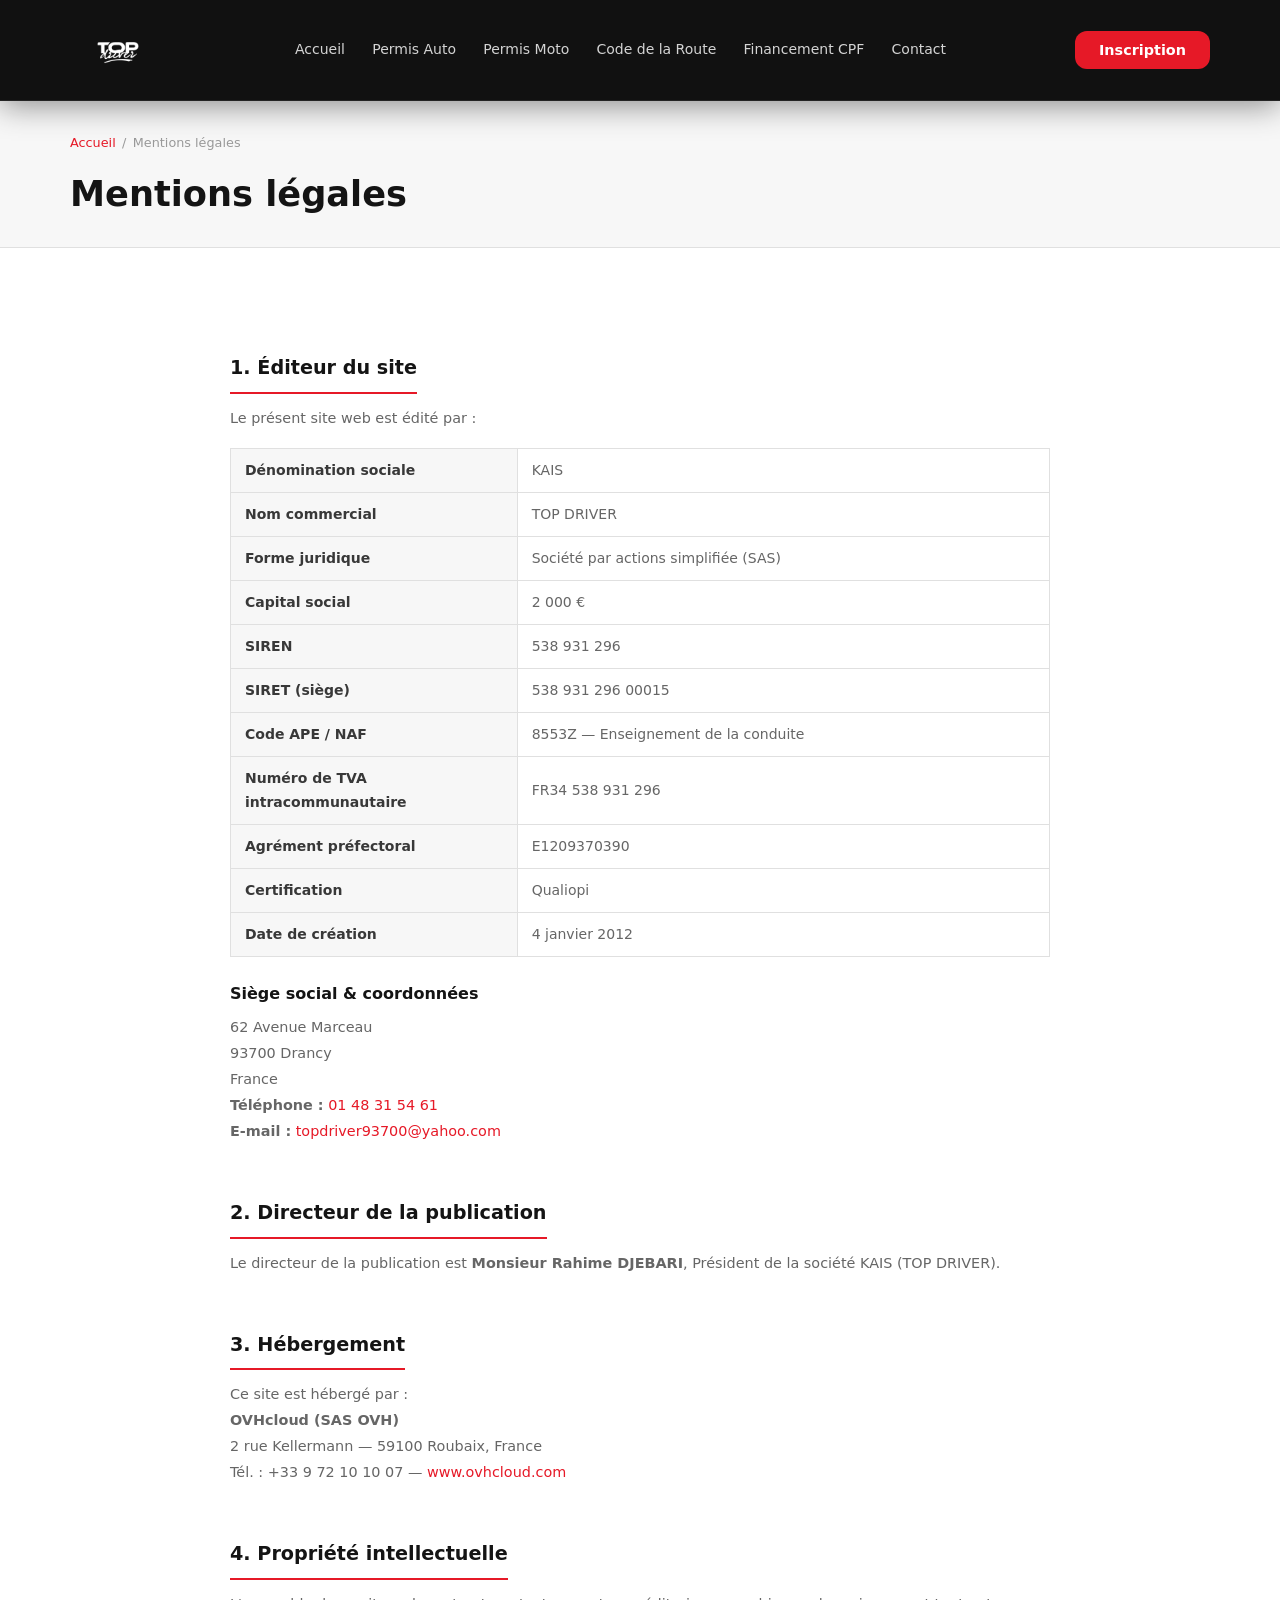
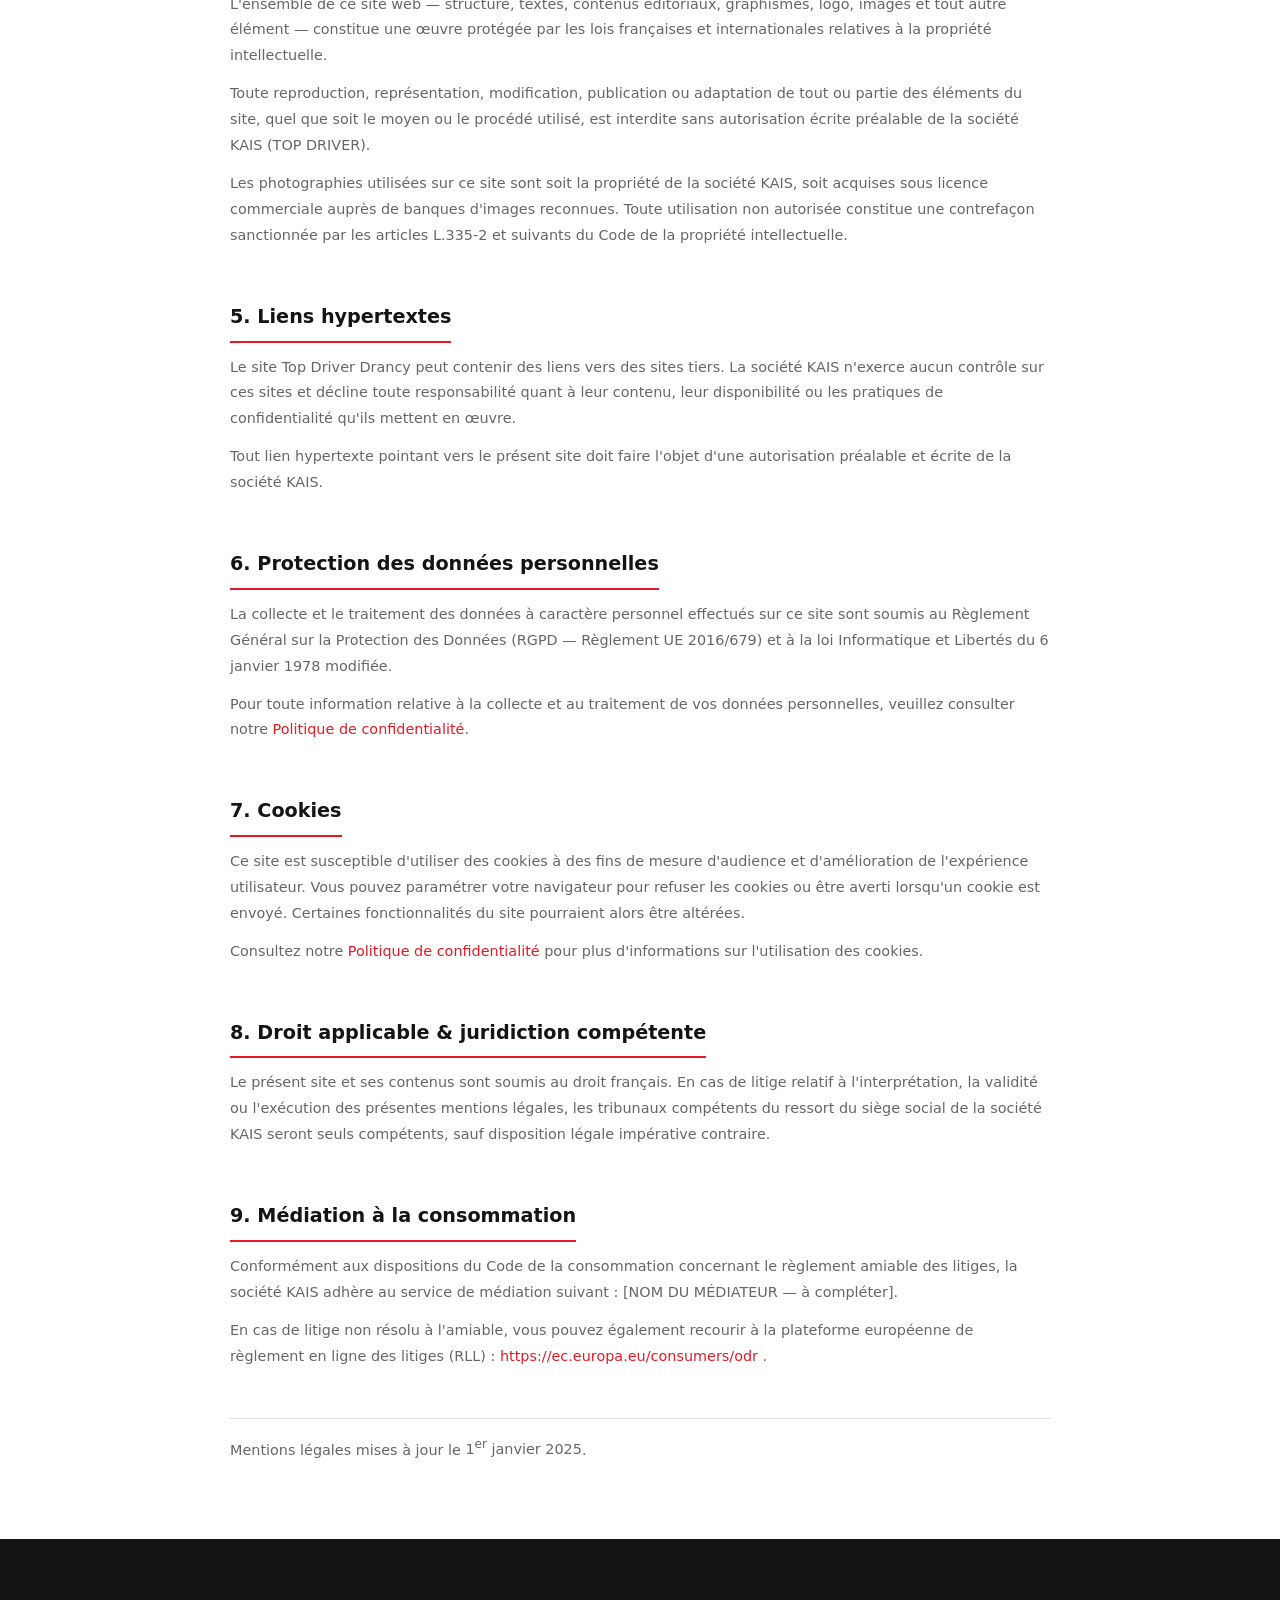
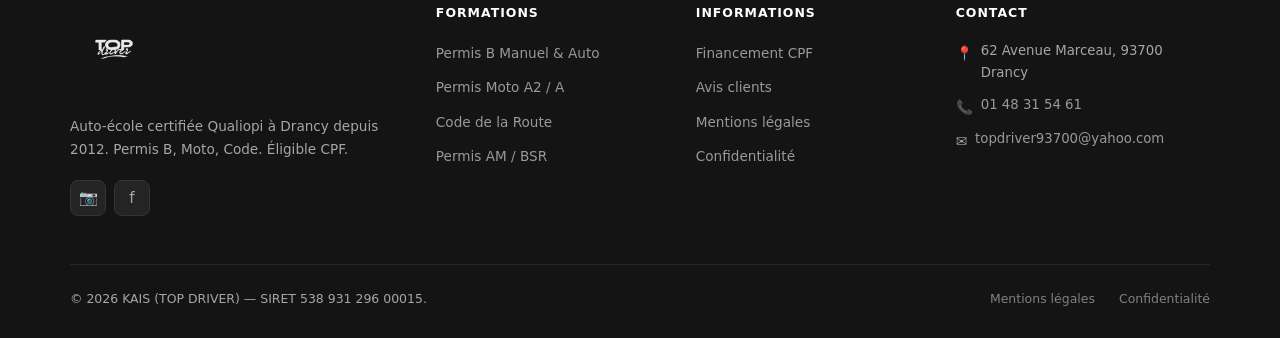
<file: mentions-legales.html>
<!DOCTYPE html>
<html lang="fr">
<head>
  <meta charset="UTF-8" />
  <meta name="viewport" content="width=device-width, initial-scale=1.0" />
  <meta name="description" content="Mentions légales de l'auto-école Top Driver Drancy — KAIS SAS, 62 Avenue Marceau, 93700 Drancy. SIRET 538 931 296 00015." />
  <meta name="robots" content="noindex, follow" />
  <link rel="canonical" href="mentions-legales.html" />
  <title>Mentions Légales — Top Driver Drancy</title>
  <link rel="stylesheet" href="css/style.css" />

  <style>
    /* Styles spécifiques aux pages légales */
    .legal-content {
      max-width: 820px;
      margin: 0 auto;
      padding-block: 4rem;
    }
    .legal-content h2 {
      font-size: 1.2rem;
      font-weight: 800;
      color: var(--black);
      margin: 2.5rem 0 .75rem;
      padding-bottom: .5rem;
      border-bottom: 2px solid var(--red);
      display: inline-block;
    }
    .legal-content h3 {
      font-size: 1rem;
      font-weight: 700;
      color: var(--black);
      margin: 1.5rem 0 .5rem;
    }
    .legal-content p {
      font-size: .9rem;
      color: var(--gray-600);
      line-height: 1.8;
      margin-bottom: .75rem;
    }
    .legal-content ul {
      margin: .5rem 0 .75rem 1.25rem;
      display: flex;
      flex-direction: column;
      gap: .35rem;
    }
    .legal-content li {
      font-size: .9rem;
      color: var(--gray-600);
      line-height: 1.7;
      list-style: disc;
    }
    .legal-content a { color: var(--red); }
    .legal-content a:hover { text-decoration: underline; }
    .legal-table {
      width: 100%;
      border-collapse: collapse;
      font-size: .875rem;
      margin: 1rem 0 1.5rem;
    }
    .legal-table th {
      background: var(--off-white);
      text-align: left;
      padding: .625rem .875rem;
      font-weight: 700;
      color: var(--gray-800);
      border: 1px solid var(--gray-200);
      width: 35%;
    }
    .legal-table td {
      padding: .625rem .875rem;
      color: var(--gray-600);
      border: 1px solid var(--gray-200);
    }
    .legal-date {
      font-size: .8rem;
      color: var(--gray-400);
      margin-top: 3rem;
      padding-top: 1rem;
      border-top: 1px solid var(--gray-200);
    }
  </style>
</head>
<body class="page--light">

<!-- SECTION : HEADER -->
<header class="site-header" role="banner">
  <div class="container site-header__inner">
    <a href="index.html" class="site-header__logo" aria-label="Top Driver Drancy — Accueil">
      <img src="assets/logo-topdriver.png" alt="Top Driver — Auto-École Drancy" width="240" height="90" />
    </a>
    <nav class="site-nav" aria-label="Navigation principale">
      <a href="index.html" class="site-nav__link">Accueil</a>
      <a href="permis-auto.html" class="site-nav__link">Permis Auto</a>
      <a href="permis-moto.html" class="site-nav__link">Permis Moto</a>
      <a href="code-route.html" class="site-nav__link">Code de la Route</a>
      <a href="financement-cpf.html" class="site-nav__link">Financement CPF</a>
      <a href="contact.html" class="site-nav__link">Contact</a>
    </nav>
    <div class="site-header__cta">
      <a href="contact.html" class="btn btn--primary">Inscription</a>
    </div>
    <button class="nav-toggle" id="nav-toggle-btn" aria-controls="mobile-nav" aria-expanded="false" aria-label="Ouvrir le menu">
      <span class="nav-toggle__bar" aria-hidden="true"></span>
      <span class="nav-toggle__bar" aria-hidden="true"></span>
      <span class="nav-toggle__bar" aria-hidden="true"></span>
    </button>
  </div>
</header>

<!-- SECTION : NAVIGATION MOBILE -->
<nav class="mobile-nav" id="mobile-nav" aria-label="Navigation mobile" aria-hidden="true">
  <ul class="mobile-nav__list">
    <li><a href="index.html" class="mobile-nav__link">Accueil</a></li>
    <li><a href="permis-auto.html" class="mobile-nav__link">Permis Auto</a></li>
    <li><a href="permis-moto.html" class="mobile-nav__link">Permis Moto</a></li>
    <li><a href="code-route.html" class="mobile-nav__link">Code de la Route</a></li>
    <li><a href="financement-cpf.html" class="mobile-nav__link">Financement CPF</a></li>
    <li><a href="contact.html" class="mobile-nav__link">Contact</a></li>
  </ul>
  <a href="contact.html" class="btn btn--primary" style="width:100%;justify-content:center;">Inscription</a>
</nav>

<main style="padding-top:100px;">

  <!-- SECTION : HERO MINI -->
  <div style="background:var(--off-white);border-bottom:1px solid var(--gray-200);padding-block:2rem 1.5rem;">
    <div class="container">
      <ol class="breadcrumb__list" aria-label="Fil d'Ariane">
        <li class="breadcrumb__item"><a href="index.html">Accueil</a></li>
        <li class="breadcrumb__sep" aria-hidden="true">/</li>
        <li class="breadcrumb__item" aria-current="page">Mentions légales</li>
      </ol>
      <h1 style="font-size:clamp(1.6rem,3vw,2.2rem);font-weight:900;margin-top:.75rem;">Mentions légales</h1>
    </div>
  </div>

  <!-- SECTION : CONTENU LÉGAL -->
  <section aria-label="Mentions légales">
    <div class="container">
      <div class="legal-content">

        <!-- Éditeur -->
        <h2>1. Éditeur du site</h2>
        <p>Le présent site web est édité par :</p>
        <table class="legal-table" aria-label="Informations sur l'éditeur">
          <tbody>
            <tr><th scope="row">Dénomination sociale</th><td>KAIS</td></tr>
            <tr><th scope="row">Nom commercial</th><td>TOP DRIVER</td></tr>
            <tr><th scope="row">Forme juridique</th><td>Société par actions simplifiée (SAS)</td></tr>
            <tr><th scope="row">Capital social</th><td>2 000 €</td></tr>
            <tr><th scope="row">SIREN</th><td>538 931 296</td></tr>
            <tr><th scope="row">SIRET (siège)</th><td>538 931 296 00015</td></tr>
            <tr><th scope="row">Code APE / NAF</th><td>8553Z — Enseignement de la conduite</td></tr>
            <tr><th scope="row">Numéro de TVA intracommunautaire</th><td>FR34 538 931 296</td></tr>
            <tr><th scope="row">Agrément préfectoral</th><td>E1209370390</td></tr>
            <tr><th scope="row">Certification</th><td>Qualiopi</td></tr>
            <tr><th scope="row">Date de création</th><td>4 janvier 2012</td></tr>
          </tbody>
        </table>

        <h3>Siège social &amp; coordonnées</h3>
        <p>
          62 Avenue Marceau<br />
          93700 Drancy<br />
          France<br />
          <strong>Téléphone :</strong> <a href="tel:+33148315461">01 48 31 54 61</a><br />
          <strong>E-mail :</strong> <a href="mailto:topdriver93700@yahoo.com">topdriver93700@yahoo.com</a>
        </p>

        <!-- Directeur de la publication -->
        <h2>2. Directeur de la publication</h2>
        <p>
          Le directeur de la publication est <strong>Monsieur Rahime DJEBARI</strong>,
          Président de la société KAIS (TOP DRIVER).
        </p>

        <!-- Hébergement -->
        <h2>3. Hébergement</h2>
        <p>
          Ce site est hébergé par :<br />
          <strong>OVHcloud (SAS OVH)</strong><br />
          2 rue Kellermann — 59100 Roubaix, France<br />
          Tél. : +33 9 72 10 10 07 — <a href="https://www.ovhcloud.com" target="_blank" rel="noopener">www.ovhcloud.com</a>
        </p>

        <!-- Propriété intellectuelle -->
        <h2>4. Propriété intellectuelle</h2>
        <p>
          L'ensemble de ce site web — structure, textes, contenus éditoriaux, graphismes, logo, images et
          tout autre élément — constitue une œuvre protégée par les lois françaises et internationales
          relatives à la propriété intellectuelle.
        </p>
        <p>
          Toute reproduction, représentation, modification, publication ou adaptation de tout ou partie
          des éléments du site, quel que soit le moyen ou le procédé utilisé, est interdite sans
          autorisation écrite préalable de la société KAIS (TOP DRIVER).
        </p>
        <p>
          Les photographies utilisées sur ce site sont soit la propriété de la société KAIS,
          soit acquises sous licence commerciale auprès de banques d'images reconnues.
          Toute utilisation non autorisée constitue une contrefaçon sanctionnée par les articles
          L.335-2 et suivants du Code de la propriété intellectuelle.
        </p>

        <!-- Liens hypertextes -->
        <h2>5. Liens hypertextes</h2>
        <p>
          Le site Top Driver Drancy peut contenir des liens vers des sites tiers. La société KAIS
          n'exerce aucun contrôle sur ces sites et décline toute responsabilité quant à leur contenu,
          leur disponibilité ou les pratiques de confidentialité qu'ils mettent en œuvre.
        </p>
        <p>
          Tout lien hypertexte pointant vers le présent site doit faire l'objet d'une autorisation
          préalable et écrite de la société KAIS.
        </p>

        <!-- Données personnelles -->
        <h2>6. Protection des données personnelles</h2>
        <p>
          La collecte et le traitement des données à caractère personnel effectués sur ce site sont
          soumis au Règlement Général sur la Protection des Données (RGPD — Règlement UE 2016/679)
          et à la loi Informatique et Libertés du 6 janvier 1978 modifiée.
        </p>
        <p>
          Pour toute information relative à la collecte et au traitement de vos données personnelles,
          veuillez consulter notre
          <a href="politique-confidentialite.html">Politique de confidentialité</a>.
        </p>

        <!-- Cookies -->
        <h2>7. Cookies</h2>
        <p>
          Ce site est susceptible d'utiliser des cookies à des fins de mesure d'audience et d'amélioration
          de l'expérience utilisateur. Vous pouvez paramétrer votre navigateur pour refuser les cookies
          ou être averti lorsqu'un cookie est envoyé. Certaines fonctionnalités du site pourraient alors
          être altérées.
        </p>
        <p>
          Consultez notre <a href="politique-confidentialite.html">Politique de confidentialité</a>
          pour plus d'informations sur l'utilisation des cookies.
        </p>

        <!-- Droit applicable -->
        <h2>8. Droit applicable &amp; juridiction compétente</h2>
        <p>
          Le présent site et ses contenus sont soumis au droit français. En cas de litige relatif à
          l'interprétation, la validité ou l'exécution des présentes mentions légales, les tribunaux
          compétents du ressort du siège social de la société KAIS seront seuls compétents, sauf
          disposition légale impérative contraire.
        </p>

        <!-- Médiation -->
        <h2>9. Médiation à la consommation</h2>
        <p>
          Conformément aux dispositions du Code de la consommation concernant le règlement amiable
          des litiges, la société KAIS adhère au service de médiation suivant :
          <!-- PLACEHOLDER : indiquez votre médiateur agréé -->
          [NOM DU MÉDIATEUR — à compléter].
        </p>
        <p>
          En cas de litige non résolu à l'amiable, vous pouvez également recourir à la plateforme
          européenne de règlement en ligne des litiges (RLL) :
          <a href="https://ec.europa.eu/consumers/odr" target="_blank" rel="noopener">
            https://ec.europa.eu/consumers/odr
          </a>.
        </p>

        <p class="legal-date">
          Mentions légales mises à jour le <time datetime="2025-01-01">1<sup>er</sup> janvier 2025</time>.
        </p>

      </div>
    </div>
  </section>

</main>

<!-- SECTION : PIED DE PAGE -->
<footer class="site-footer" role="contentinfo">
  <div class="container">
    <div class="site-footer__grid">
      <div>
        <a href="index.html" class="site-footer__logo" aria-label="Accueil">
          <img src="assets/logo-topdriver.png" alt="Top Driver Drancy" width="220" height="88" />
        </a>
        <p class="site-footer__tagline">Auto-école certifiée Qualiopi à Drancy depuis 2012. Permis B, Moto, Code. Éligible CPF.</p>
        <div class="site-footer__social">
          <a href="https://www.instagram.com/topdriverdrancy/" class="site-footer__social-link" aria-label="Instagram" target="_blank" rel="noopener">📷</a>
          <a href="https://www.facebook.com/TopDriverDrancy/" class="site-footer__social-link" aria-label="Facebook" target="_blank" rel="noopener">f</a>
        </div>
      </div>
      <div>
        <p class="site-footer__col-title">Formations</p>
        <ul class="site-footer__links">
          <li><a href="permis-auto.html" class="site-footer__link">Permis B Manuel &amp; Auto</a></li>
          <li><a href="permis-moto.html" class="site-footer__link">Permis Moto A2 / A</a></li>
          <li><a href="code-route.html" class="site-footer__link">Code de la Route</a></li>
          <li><a href="permis-moto.html" class="site-footer__link">Permis AM / BSR</a></li>
        </ul>
      </div>
      <div>
        <p class="site-footer__col-title">Informations</p>
        <ul class="site-footer__links">
          <li><a href="financement-cpf.html" class="site-footer__link">Financement CPF</a></li>
          <li><a href="index.html#avis" class="site-footer__link">Avis clients</a></li>
          <li><a href="mentions-legales.html" class="site-footer__link">Mentions légales</a></li>
          <li><a href="politique-confidentialite.html" class="site-footer__link">Confidentialité</a></li>
        </ul>
      </div>
      <div>
        <p class="site-footer__col-title">Contact</p>
        <div class="site-footer__contact-item"><span class="site-footer__contact-icon" aria-hidden="true">📍</span><span>62 Avenue Marceau, 93700 Drancy</span></div>
        <div class="site-footer__contact-item"><span class="site-footer__contact-icon" aria-hidden="true">📞</span><a href="tel:+33148315461">01 48 31 54 61</a></div>
        <div class="site-footer__contact-item"><span class="site-footer__contact-icon" aria-hidden="true">✉️</span><a href="mailto:topdriver93700@yahoo.com">topdriver93700@yahoo.com</a></div>
      </div>
    </div>
    <div class="site-footer__bottom">
      <p class="site-footer__copy">© <span id="footer-year">2024</span> KAIS (TOP DRIVER) — SIRET 538 931 296 00015.</p>
      <nav class="site-footer__legal" aria-label="Liens légaux">
        <a href="mentions-legales.html">Mentions légales</a>
        <a href="politique-confidentialite.html">Confidentialité</a>
      </nav>
    </div>
  </div>
</footer>

<script src="js/main.js"></script>
</body>
</html>
</file>
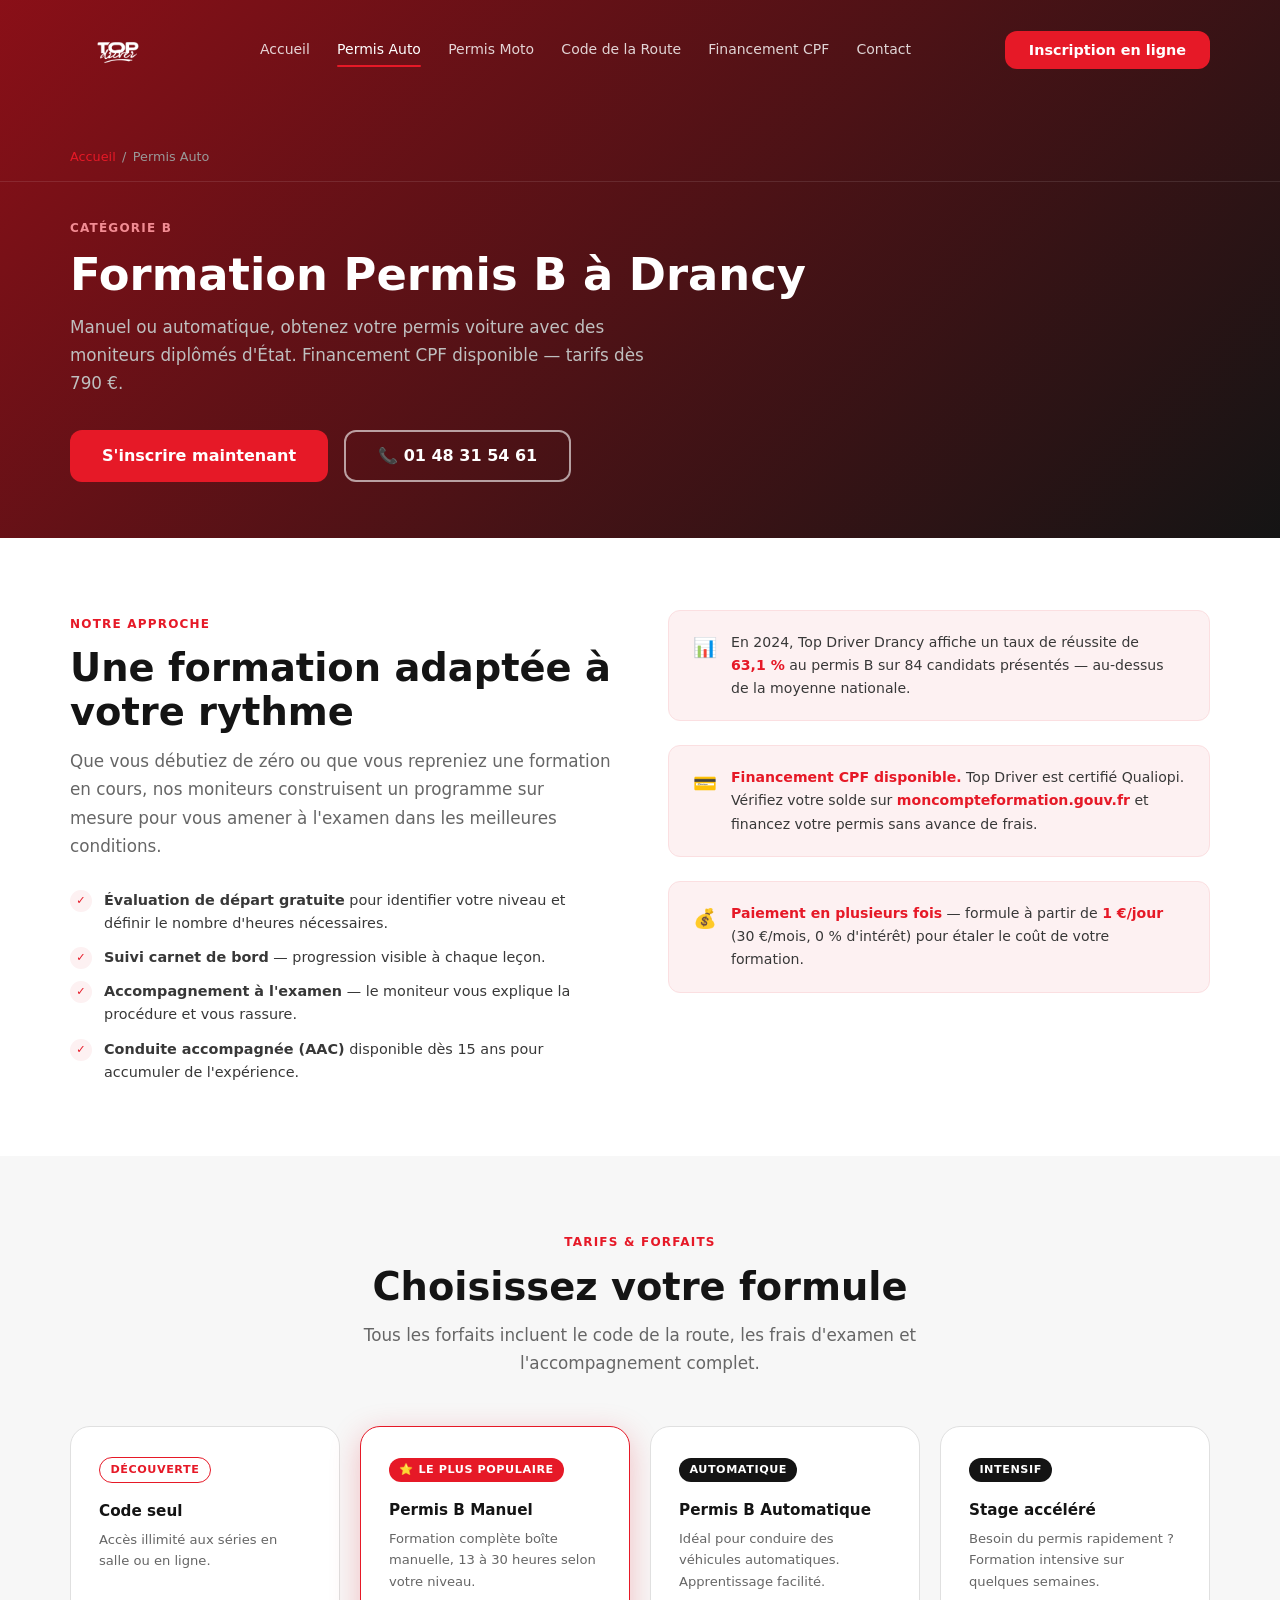
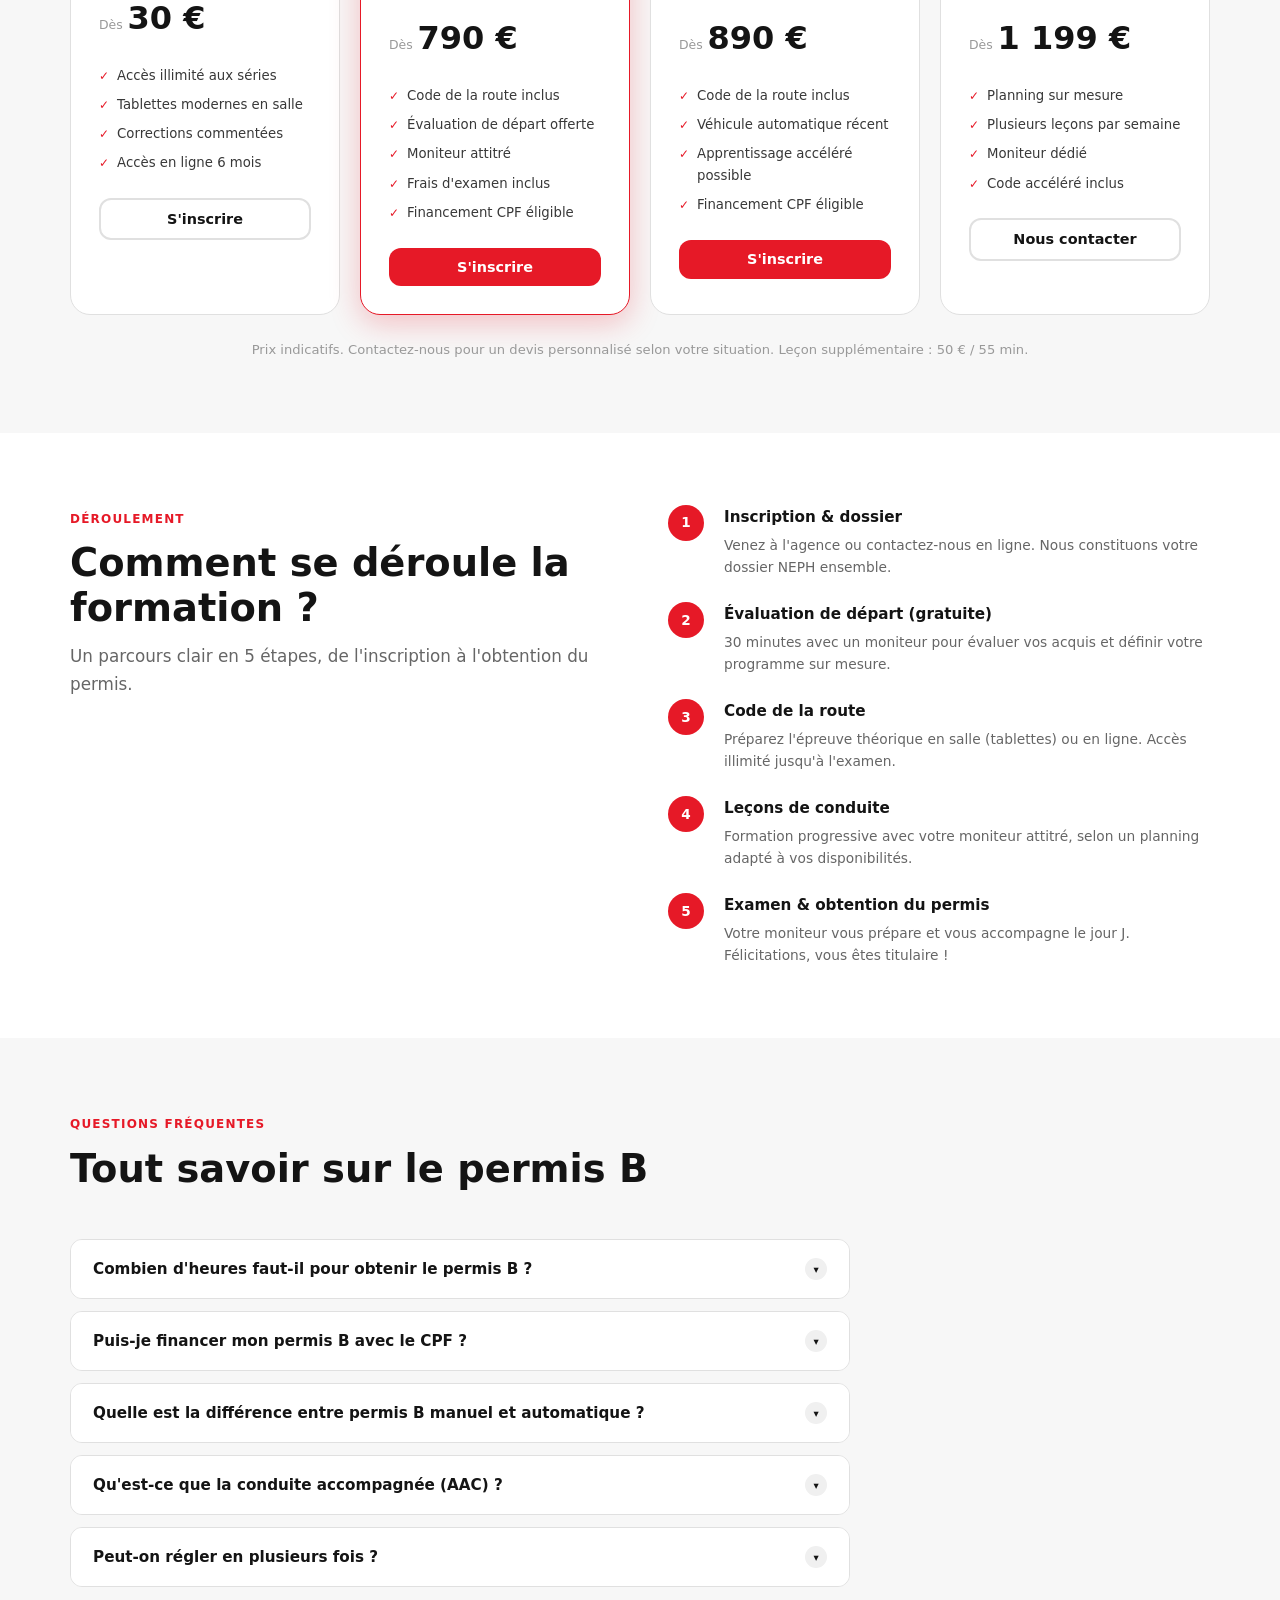
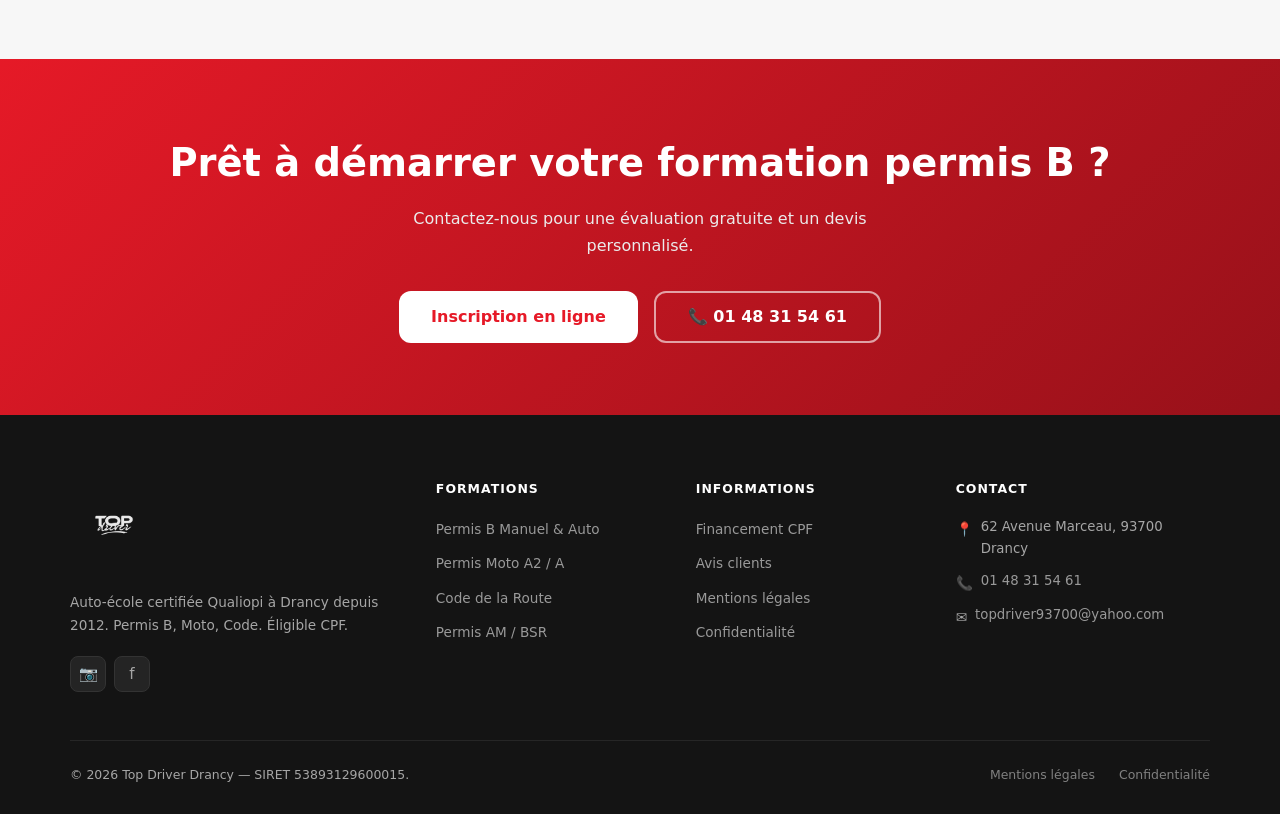
<file: permis-auto.html>
<!DOCTYPE html>
<html lang="fr">
<head>
  <meta charset="UTF-8" />
  <meta name="viewport" content="width=device-width, initial-scale=1.0" />
  <meta name="description" content="Formation permis B à Drancy (93) — Manuel & Automatique. Moniteurs diplômés, taux de réussite 63%, éligible CPF. Tarifs dès 790 € chez Top Driver Drancy." />
  <meta name="robots" content="index, follow" />
  <link rel="canonical" href="permis-auto.html" />
  <meta property="og:title" content="Formation Permis B à Drancy (93) — Manuel & Automatique | Top Driver" />
  <meta property="og:description" content="Obtenez votre permis B manuel ou automatique à Drancy avec Top Driver. Moniteurs diplômés d'État, CPF éligible, tarifs dès 790 €." />
  <meta property="og:type" content="website" />
  <title>Formation Permis B Drancy (93) — Manuel & Automatique | Top Driver</title>
  <link rel="stylesheet" href="css/style.css" />

  <script type="application/ld+json">
  {
    "@context": "https://schema.org",
    "@type": "Course",
    "name": "Formation Permis B — Voiture",
    "description": "Obtenez votre permis de conduire catégorie B (voiture manuelle ou automatique) à Drancy. Formation complète avec moniteurs diplômés d'État.",
    "provider": {
      "@type": "EducationalOrganization",
      "name": "Top Driver Drancy",
      "telephone": "+33148315461",
      "address": {
        "@type": "PostalAddress",
        "streetAddress": "62 Avenue Marceau",
        "addressLocality": "Drancy",
        "postalCode": "93700",
        "addressCountry": "FR"
      }
    },
    "offers": [
      {"@type": "Offer", "name": "Permis B Manuel", "priceCurrency": "EUR", "price": "790"},
      {"@type": "Offer", "name": "Permis B Automatique", "priceCurrency": "EUR", "price": "890"}
    ]
  }
  </script>
  <script type="application/ld+json">
  {
    "@context": "https://schema.org",
    "@type": "FAQPage",
    "mainEntity": [
      {
        "@type": "Question",
        "name": "Combien coûte le permis B à Drancy chez Top Driver ?",
        "acceptedAnswer": {"@type": "Answer", "text": "La formation permis B manuel commence à 790 € et le permis B automatique à 890 €. Des options de financement CPF et paiement à partir de 1 €/jour sont disponibles."}
      },
      {
        "@type": "Question",
        "name": "Peut-on financer le permis B avec le CPF chez Top Driver Drancy ?",
        "acceptedAnswer": {"@type": "Answer", "text": "Oui. Top Driver Drancy est certifié Qualiopi, ce qui rend la formation permis B éligible au Compte Personnel de Formation (CPF). Consultez moncompteformation.gouv.fr pour vérifier votre solde."}
      },
      {
        "@type": "Question",
        "name": "Quel est le taux de réussite au permis B chez Top Driver Drancy ?",
        "acceptedAnswer": {"@type": "Answer", "text": "En 2024, Top Driver Drancy affiche un taux de réussite de 63,1 % au permis B sur 84 candidats présentés."}
      }
    ]
  }
  </script>
</head>
<body>

<!-- SECTION : HEADER -->
<header class="site-header" role="banner">
  <div class="container site-header__inner">
    <a href="index.html" class="site-header__logo" aria-label="Top Driver Drancy — Accueil">
      <img src="assets/logo-topdriver.png" alt="Top Driver — Auto-École Drancy" width="240" height="90" />
    </a>
    <nav class="site-nav" aria-label="Navigation principale">
      <a href="index.html" class="site-nav__link">Accueil</a>
      <a href="permis-auto.html" class="site-nav__link is-active" aria-current="page">Permis Auto</a>
      <a href="permis-moto.html" class="site-nav__link">Permis Moto</a>
      <a href="code-route.html" class="site-nav__link">Code de la Route</a>
      <a href="financement-cpf.html" class="site-nav__link">Financement CPF</a>
      <a href="contact.html" class="site-nav__link">Contact</a>
    </nav>
    <div class="site-header__cta">
      <a href="contact.html" class="btn btn--primary">Inscription en ligne</a>
    </div>
    <button class="nav-toggle" id="nav-toggle-btn" aria-controls="mobile-nav" aria-expanded="false" aria-label="Ouvrir le menu">
      <span class="nav-toggle__bar" aria-hidden="true"></span>
      <span class="nav-toggle__bar" aria-hidden="true"></span>
      <span class="nav-toggle__bar" aria-hidden="true"></span>
    </button>
  </div>
</header>

<!-- SECTION : NAVIGATION MOBILE -->
<nav class="mobile-nav" id="mobile-nav" aria-label="Navigation mobile" aria-hidden="true">
  <ul class="mobile-nav__list">
    <li><a href="index.html" class="mobile-nav__link">Accueil</a></li>
    <li><a href="permis-auto.html" class="mobile-nav__link is-active">Permis Auto</a></li>
    <li><a href="permis-moto.html" class="mobile-nav__link">Permis Moto</a></li>
    <li><a href="code-route.html" class="mobile-nav__link">Code de la Route</a></li>
    <li><a href="financement-cpf.html" class="mobile-nav__link">Financement CPF</a></li>
    <li><a href="contact.html" class="mobile-nav__link">Contact</a></li>
  </ul>
  <a href="contact.html" class="btn btn--primary" style="width:100%;justify-content:center;">Inscription en ligne</a>
</nav>

<main>

  <!-- SECTION : HERO INTERNE -->
  <section class="page-hero" aria-labelledby="permis-auto-title">
    <div class="breadcrumb" style="background:transparent;border-bottom-color:rgba(255,255,255,.1);">
      <div class="container">
        <ol class="breadcrumb__list" aria-label="Fil d'Ariane">
          <li class="breadcrumb__item"><a href="index.html">Accueil</a></li>
          <li class="breadcrumb__sep" aria-hidden="true">/</li>
          <li class="breadcrumb__item" aria-current="page">Permis Auto</li>
        </ol>
      </div>
    </div>
    <div class="container" style="padding-top:2rem;">
      <span class="eyebrow page-hero__eyebrow">Catégorie B</span>
      <h1 class="page-hero__title" id="permis-auto-title">Formation Permis B à Drancy</h1>
      <p class="page-hero__sub">
        Manuel ou automatique, obtenez votre permis voiture avec des moniteurs diplômés d'État.
        Financement CPF disponible — tarifs dès 790&nbsp;€.
      </p>
      <div class="page-hero__actions">
        <a href="contact.html" class="btn btn--primary btn--lg">S'inscrire maintenant</a>
        <a href="tel:+33148315461" class="btn btn--outline btn--lg">📞 01 48 31 54 61</a>
      </div>
    </div>
  </section>

  <!-- SECTION : PRÉSENTATION -->
  <section class="page-section" aria-labelledby="intro-title">
    <div class="container">
      <div class="content-split">

        <div>
          <span class="eyebrow">Notre approche</span>
          <h2 class="section-title" id="intro-title">Une formation adaptée à votre rythme</h2>
          <p class="section-sub">
            Que vous débutiez de zéro ou que vous repreniez une formation en cours, nos moniteurs
            construisent un programme sur mesure pour vous amener à l'examen dans les meilleures
            conditions.
          </p>
          <div class="styled-list" style="margin-top:1.75rem;">
            <div class="styled-list__item">
              <div class="styled-list__icon" aria-hidden="true">✓</div>
              <span><strong>Évaluation de départ gratuite</strong> pour identifier votre niveau et définir le nombre d'heures nécessaires.</span>
            </div>
            <div class="styled-list__item">
              <div class="styled-list__icon" aria-hidden="true">✓</div>
              <span><strong>Suivi carnet de bord</strong> — progression visible à chaque leçon.</span>
            </div>
            <div class="styled-list__item">
              <div class="styled-list__icon" aria-hidden="true">✓</div>
              <span><strong>Accompagnement à l'examen</strong> — le moniteur vous explique la procédure et vous rassure.</span>
            </div>
            <div class="styled-list__item">
              <div class="styled-list__icon" aria-hidden="true">✓</div>
              <span><strong>Conduite accompagnée (AAC)</strong> disponible dès 15 ans pour accumuler de l'expérience.</span>
            </div>
          </div>
        </div>

        <div>
          <div class="info-box" style="margin-bottom:1.5rem;">
            <div class="info-box__icon" aria-hidden="true">📊</div>
            <p class="info-box__text">
              En 2024, Top Driver Drancy affiche un taux de réussite de
              <strong>63,1&nbsp;%</strong> au permis B sur 84 candidats présentés —
              au-dessus de la moyenne nationale.
            </p>
          </div>

          <div class="info-box" style="margin-bottom:1.5rem;">
            <div class="info-box__icon" aria-hidden="true">💳</div>
            <p class="info-box__text">
              <strong>Financement CPF disponible.</strong> Top Driver est certifié Qualiopi.
              Vérifiez votre solde sur <strong>moncompteformation.gouv.fr</strong>
              et financez votre permis sans avance de frais.
            </p>
          </div>

          <div class="info-box">
            <div class="info-box__icon" aria-hidden="true">💰</div>
            <p class="info-box__text">
              <strong>Paiement en plusieurs fois</strong> — formule à partir de <strong>1&nbsp;€/jour</strong>
              (30&nbsp;€/mois, 0&nbsp;% d'intérêt) pour étaler le coût de votre formation.
            </p>
          </div>
        </div>

      </div>
    </div>
  </section>

  <!-- SECTION : TARIFS -->
  <section class="page-section page-section--gray" aria-labelledby="tarifs-title">
    <div class="container">

      <div class="sec-head sec-head--center">
        <span class="eyebrow">Tarifs &amp; Forfaits</span>
        <h2 class="section-title" id="tarifs-title">Choisissez votre formule</h2>
        <p class="section-sub">Tous les forfaits incluent le code de la route, les frais d'examen et l'accompagnement complet.</p>
      </div>

      <div class="tarifs-grid">

        <div class="tarif-card">
          <div class="tarif-card__badge"><span class="badge badge--outline">Découverte</span></div>
          <h3 class="tarif-card__name">Code seul</h3>
          <p class="tarif-card__desc">Accès illimité aux séries en salle ou en ligne.</p>
          <div class="tarif-card__price">
            <span class="tarif-card__price-from">Dès</span>
            <span class="tarif-card__price-amount">30&nbsp;€</span>
          </div>
          <ul class="tarif-card__features">
            <li class="tarif-card__feature"><span class="tarif-card__check" aria-hidden="true">✓</span> Accès illimité aux séries</li>
            <li class="tarif-card__feature"><span class="tarif-card__check" aria-hidden="true">✓</span> Tablettes modernes en salle</li>
            <li class="tarif-card__feature"><span class="tarif-card__check" aria-hidden="true">✓</span> Corrections commentées</li>
            <li class="tarif-card__feature"><span class="tarif-card__check" aria-hidden="true">✓</span> Accès en ligne 6 mois</li>
          </ul>
          <a href="contact.html" class="btn btn--outline-dark" style="width:100%;justify-content:center;">S'inscrire</a>
        </div>

        <div class="tarif-card tarif-card--featured">
          <div class="tarif-card__badge"><span class="badge badge--red">⭐ Le plus populaire</span></div>
          <h3 class="tarif-card__name">Permis B Manuel</h3>
          <p class="tarif-card__desc">Formation complète boîte manuelle, 13 à 30 heures selon votre niveau.</p>
          <div class="tarif-card__price">
            <span class="tarif-card__price-from">Dès</span>
            <span class="tarif-card__price-amount">790&nbsp;€</span>
          </div>
          <ul class="tarif-card__features">
            <li class="tarif-card__feature"><span class="tarif-card__check" aria-hidden="true">✓</span> Code de la route inclus</li>
            <li class="tarif-card__feature"><span class="tarif-card__check" aria-hidden="true">✓</span> Évaluation de départ offerte</li>
            <li class="tarif-card__feature"><span class="tarif-card__check" aria-hidden="true">✓</span> Moniteur attitré</li>
            <li class="tarif-card__feature"><span class="tarif-card__check" aria-hidden="true">✓</span> Frais d'examen inclus</li>
            <li class="tarif-card__feature"><span class="tarif-card__check" aria-hidden="true">✓</span> Financement CPF éligible</li>
          </ul>
          <a href="contact.html" class="btn btn--primary" style="width:100%;justify-content:center;">S'inscrire</a>
        </div>

        <div class="tarif-card">
          <div class="tarif-card__badge"><span class="badge badge--black">Automatique</span></div>
          <h3 class="tarif-card__name">Permis B Automatique</h3>
          <p class="tarif-card__desc">Idéal pour conduire des véhicules automatiques. Apprentissage facilité.</p>
          <div class="tarif-card__price">
            <span class="tarif-card__price-from">Dès</span>
            <span class="tarif-card__price-amount">890&nbsp;€</span>
          </div>
          <ul class="tarif-card__features">
            <li class="tarif-card__feature"><span class="tarif-card__check" aria-hidden="true">✓</span> Code de la route inclus</li>
            <li class="tarif-card__feature"><span class="tarif-card__check" aria-hidden="true">✓</span> Véhicule automatique récent</li>
            <li class="tarif-card__feature"><span class="tarif-card__check" aria-hidden="true">✓</span> Apprentissage accéléré possible</li>
            <li class="tarif-card__feature"><span class="tarif-card__check" aria-hidden="true">✓</span> Financement CPF éligible</li>
          </ul>
          <a href="contact.html" class="btn btn--primary" style="width:100%;justify-content:center;">S'inscrire</a>
        </div>

        <div class="tarif-card">
          <div class="tarif-card__badge"><span class="badge badge--black">Intensif</span></div>
          <h3 class="tarif-card__name">Stage accéléré</h3>
          <p class="tarif-card__desc">Besoin du permis rapidement ? Formation intensive sur quelques semaines.</p>
          <div class="tarif-card__price">
            <span class="tarif-card__price-from">Dès</span>
            <span class="tarif-card__price-amount">1&nbsp;199&nbsp;€</span>
          </div>
          <ul class="tarif-card__features">
            <li class="tarif-card__feature"><span class="tarif-card__check" aria-hidden="true">✓</span> Planning sur mesure</li>
            <li class="tarif-card__feature"><span class="tarif-card__check" aria-hidden="true">✓</span> Plusieurs leçons par semaine</li>
            <li class="tarif-card__feature"><span class="tarif-card__check" aria-hidden="true">✓</span> Moniteur dédié</li>
            <li class="tarif-card__feature"><span class="tarif-card__check" aria-hidden="true">✓</span> Code accéléré inclus</li>
          </ul>
          <a href="contact.html" class="btn btn--outline-dark" style="width:100%;justify-content:center;">Nous contacter</a>
        </div>

      </div>

      <p style="text-align:center;font-size:.82rem;color:var(--gray-400);margin-top:1.5rem;">
        Prix indicatifs. Contactez-nous pour un devis personnalisé selon votre situation.
        Leçon supplémentaire : 50&nbsp;€ / 55&nbsp;min.
      </p>

    </div>
  </section>

  <!-- SECTION : DÉROULEMENT -->
  <section class="page-section" aria-labelledby="steps-title">
    <div class="container">
      <div class="content-split">
        <div>
          <span class="eyebrow">Déroulement</span>
          <h2 class="section-title" id="steps-title">Comment se déroule la formation&nbsp;?</h2>
          <p class="section-sub">Un parcours clair en 5 étapes, de l'inscription à l'obtention du permis.</p>
        </div>
        <div>
          <ol class="steps-list">
            <li class="step-item">
              <div class="step-item__num" aria-label="Étape 1">1</div>
              <div class="step-item__content">
                <strong>Inscription &amp; dossier</strong>
                <p>Venez à l'agence ou contactez-nous en ligne. Nous constituons votre dossier NEPH ensemble.</p>
              </div>
            </li>
            <li class="step-item">
              <div class="step-item__num" aria-label="Étape 2">2</div>
              <div class="step-item__content">
                <strong>Évaluation de départ (gratuite)</strong>
                <p>30 minutes avec un moniteur pour évaluer vos acquis et définir votre programme sur mesure.</p>
              </div>
            </li>
            <li class="step-item">
              <div class="step-item__num" aria-label="Étape 3">3</div>
              <div class="step-item__content">
                <strong>Code de la route</strong>
                <p>Préparez l'épreuve théorique en salle (tablettes) ou en ligne. Accès illimité jusqu'à l'examen.</p>
              </div>
            </li>
            <li class="step-item">
              <div class="step-item__num" aria-label="Étape 4">4</div>
              <div class="step-item__content">
                <strong>Leçons de conduite</strong>
                <p>Formation progressive avec votre moniteur attitré, selon un planning adapté à vos disponibilités.</p>
              </div>
            </li>
            <li class="step-item">
              <div class="step-item__num" aria-label="Étape 5">5</div>
              <div class="step-item__content">
                <strong>Examen &amp; obtention du permis</strong>
                <p>Votre moniteur vous prépare et vous accompagne le jour J. Félicitations, vous êtes titulaire !</p>
              </div>
            </li>
          </ol>
        </div>
      </div>
    </div>
  </section>

  <!-- SECTION : FAQ -->
  <section class="faq page-section page-section--gray" aria-labelledby="faq-title">
    <div class="container">
      <div class="sec-head">
        <span class="eyebrow">Questions fréquentes</span>
        <h2 class="section-title" id="faq-title">Tout savoir sur le permis B</h2>
      </div>
      <ul class="faq__list" role="list">

        <li class="faq__item">
          <button class="faq__btn" aria-expanded="false">
            Combien d'heures faut-il pour obtenir le permis B ?
            <span class="faq__arrow" aria-hidden="true">▾</span>
          </button>
          <div class="faq__answer" aria-hidden="true">
            <p>Le minimum légal est de 20 heures de conduite, mais la moyenne nationale est de 35 à 40 heures. Cela dépend de votre niveau de départ. Notre évaluation initiale permet d'estimer précisément le nombre d'heures dont vous aurez besoin.</p>
          </div>
        </li>

        <li class="faq__item">
          <button class="faq__btn" aria-expanded="false">
            Puis-je financer mon permis B avec le CPF ?
            <span class="faq__arrow" aria-hidden="true">▾</span>
          </button>
          <div class="faq__answer" aria-hidden="true">
            <p>Oui. Top Driver Drancy est certifié Qualiopi, ce qui rend la formation éligible au Compte Personnel de Formation. Rendez-vous sur moncompteformation.gouv.fr pour vérifier votre solde et effectuer votre inscription. Nous vous accompagnons dans les démarches.</p>
          </div>
        </li>

        <li class="faq__item">
          <button class="faq__btn" aria-expanded="false">
            Quelle est la différence entre permis B manuel et automatique ?
            <span class="faq__arrow" aria-hidden="true">▾</span>
          </button>
          <div class="faq__answer" aria-hidden="true">
            <p>Le permis B manuel vous autorise à conduire tous les véhicules de catégorie B (manuels et automatiques). Le permis B automatique est limité aux véhicules à boîte automatique. Si vous hésitez, nous conseillons généralement le manuel pour plus de liberté.</p>
          </div>
        </li>

        <li class="faq__item">
          <button class="faq__btn" aria-expanded="false">
            Qu'est-ce que la conduite accompagnée (AAC) ?
            <span class="faq__arrow" aria-hidden="true">▾</span>
          </button>
          <div class="faq__answer" aria-hidden="true">
            <p>L'Apprentissage Anticipé de la Conduite (AAC) permet à partir de 15 ans de commencer la conduite accompagné d'un adulte expérimenté. Cela permet d'accumuler un maximum d'expérience avant l'examen et améliore statistiquement le taux de réussite.</p>
          </div>
        </li>

        <li class="faq__item">
          <button class="faq__btn" aria-expanded="false">
            Peut-on régler en plusieurs fois ?
            <span class="faq__arrow" aria-hidden="true">▾</span>
          </button>
          <div class="faq__answer" aria-hidden="true">
            <p>Oui. Nous proposons une formule de financement à partir de 1&nbsp;€/jour (30&nbsp;€/mois, 0&nbsp;% d'intérêt) pour rendre le permis accessible à tous. Contactez-nous pour connaître les modalités.</p>
          </div>
        </li>

      </ul>
    </div>
  </section>

  <!-- SECTION : CTA -->
  <section class="cta-band" aria-labelledby="cta-auto-title">
    <div class="container">
      <h2 class="cta-band__title" id="cta-auto-title">Prêt à démarrer votre formation permis B ?</h2>
      <p class="cta-band__text">Contactez-nous pour une évaluation gratuite et un devis personnalisé.</p>
      <div class="cta-band__actions">
        <a href="contact.html" class="btn btn--white btn--lg">Inscription en ligne</a>
        <a href="tel:+33148315461" class="btn btn--outline btn--lg">📞 01 48 31 54 61</a>
      </div>
    </div>
  </section>

</main>

<!-- SECTION : PIED DE PAGE -->
<footer class="site-footer" role="contentinfo">
  <div class="container">
    <div class="site-footer__grid">
      <div>
        <a href="index.html" class="site-footer__logo" aria-label="Accueil"><img src="assets/logo-topdriver.png" alt="Top Driver Drancy" width="220" height="88" /></a>
        <p class="site-footer__tagline">Auto-école certifiée Qualiopi à Drancy depuis 2012. Permis B, Moto, Code. Éligible CPF.</p>
        <div class="site-footer__social">
          <a href="https://www.instagram.com/topdriverdrancy/" class="site-footer__social-link" aria-label="Instagram" target="_blank" rel="noopener">📷</a>
          <a href="https://www.facebook.com/TopDriverDrancy/" class="site-footer__social-link" aria-label="Facebook" target="_blank" rel="noopener">f</a>
        </div>
      </div>
      <div>
        <p class="site-footer__col-title">Formations</p>
        <ul class="site-footer__links">
          <li><a href="permis-auto.html" class="site-footer__link">Permis B Manuel &amp; Auto</a></li>
          <li><a href="permis-moto.html" class="site-footer__link">Permis Moto A2 / A</a></li>
          <li><a href="code-route.html" class="site-footer__link">Code de la Route</a></li>
          <li><a href="permis-moto.html" class="site-footer__link">Permis AM / BSR</a></li>
        </ul>
      </div>
      <div>
        <p class="site-footer__col-title">Informations</p>
        <ul class="site-footer__links">
          <li><a href="financement-cpf.html" class="site-footer__link">Financement CPF</a></li>
          <li><a href="index.html#avis" class="site-footer__link">Avis clients</a></li>
          <li><a href="mentions-legales.html" class="site-footer__link">Mentions légales</a></li>
          <li><a href="politique-confidentialite.html" class="site-footer__link">Confidentialité</a></li>
        </ul>
      </div>
      <div>
        <p class="site-footer__col-title">Contact</p>
        <div class="site-footer__contact-item"><span class="site-footer__contact-icon" aria-hidden="true">📍</span><span>62 Avenue Marceau, 93700 Drancy</span></div>
        <div class="site-footer__contact-item"><span class="site-footer__contact-icon" aria-hidden="true">📞</span><a href="tel:+33148315461">01 48 31 54 61</a></div>
        <div class="site-footer__contact-item"><span class="site-footer__contact-icon" aria-hidden="true">✉️</span><a href="mailto:topdriver93700@yahoo.com">topdriver93700@yahoo.com</a></div>
      </div>
    </div>
    <div class="site-footer__bottom">
      <p class="site-footer__copy">© <span id="footer-year">2024</span> Top Driver Drancy — SIRET 53893129600015.</p>
      <nav class="site-footer__legal" aria-label="Liens légaux">
        <a href="mentions-legales.html">Mentions légales</a>
        <a href="politique-confidentialite.html">Confidentialité</a>
      </nav>
    </div>
  </div>
</footer>

<div class="toast" id="toast" role="status" aria-live="polite" aria-atomic="true" aria-hidden="true">
  <p class="toast__title" id="toast-title">Merci !</p>
  <p class="toast__msg" id="toast-message">Votre message a bien été envoyé.</p>
</div>

<script src="js/main.js"></script>
</body>
</html>
</file>
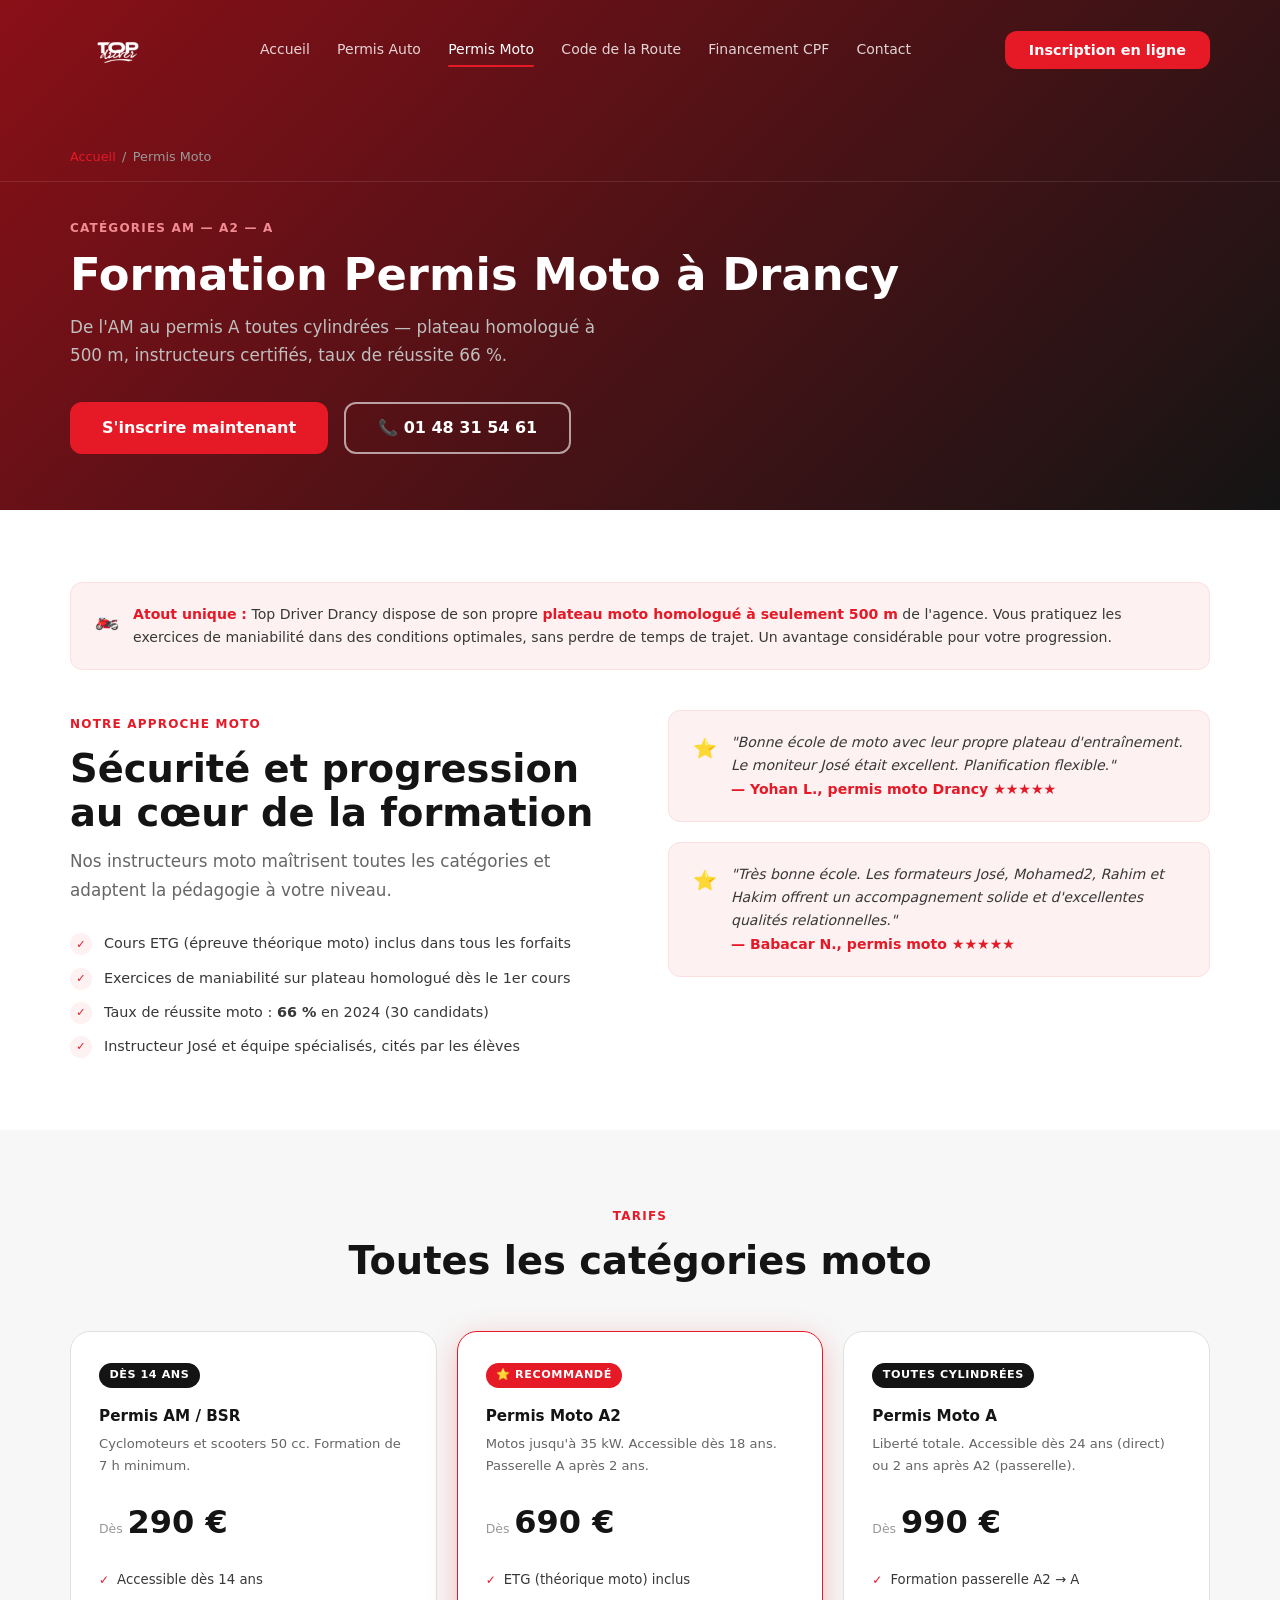
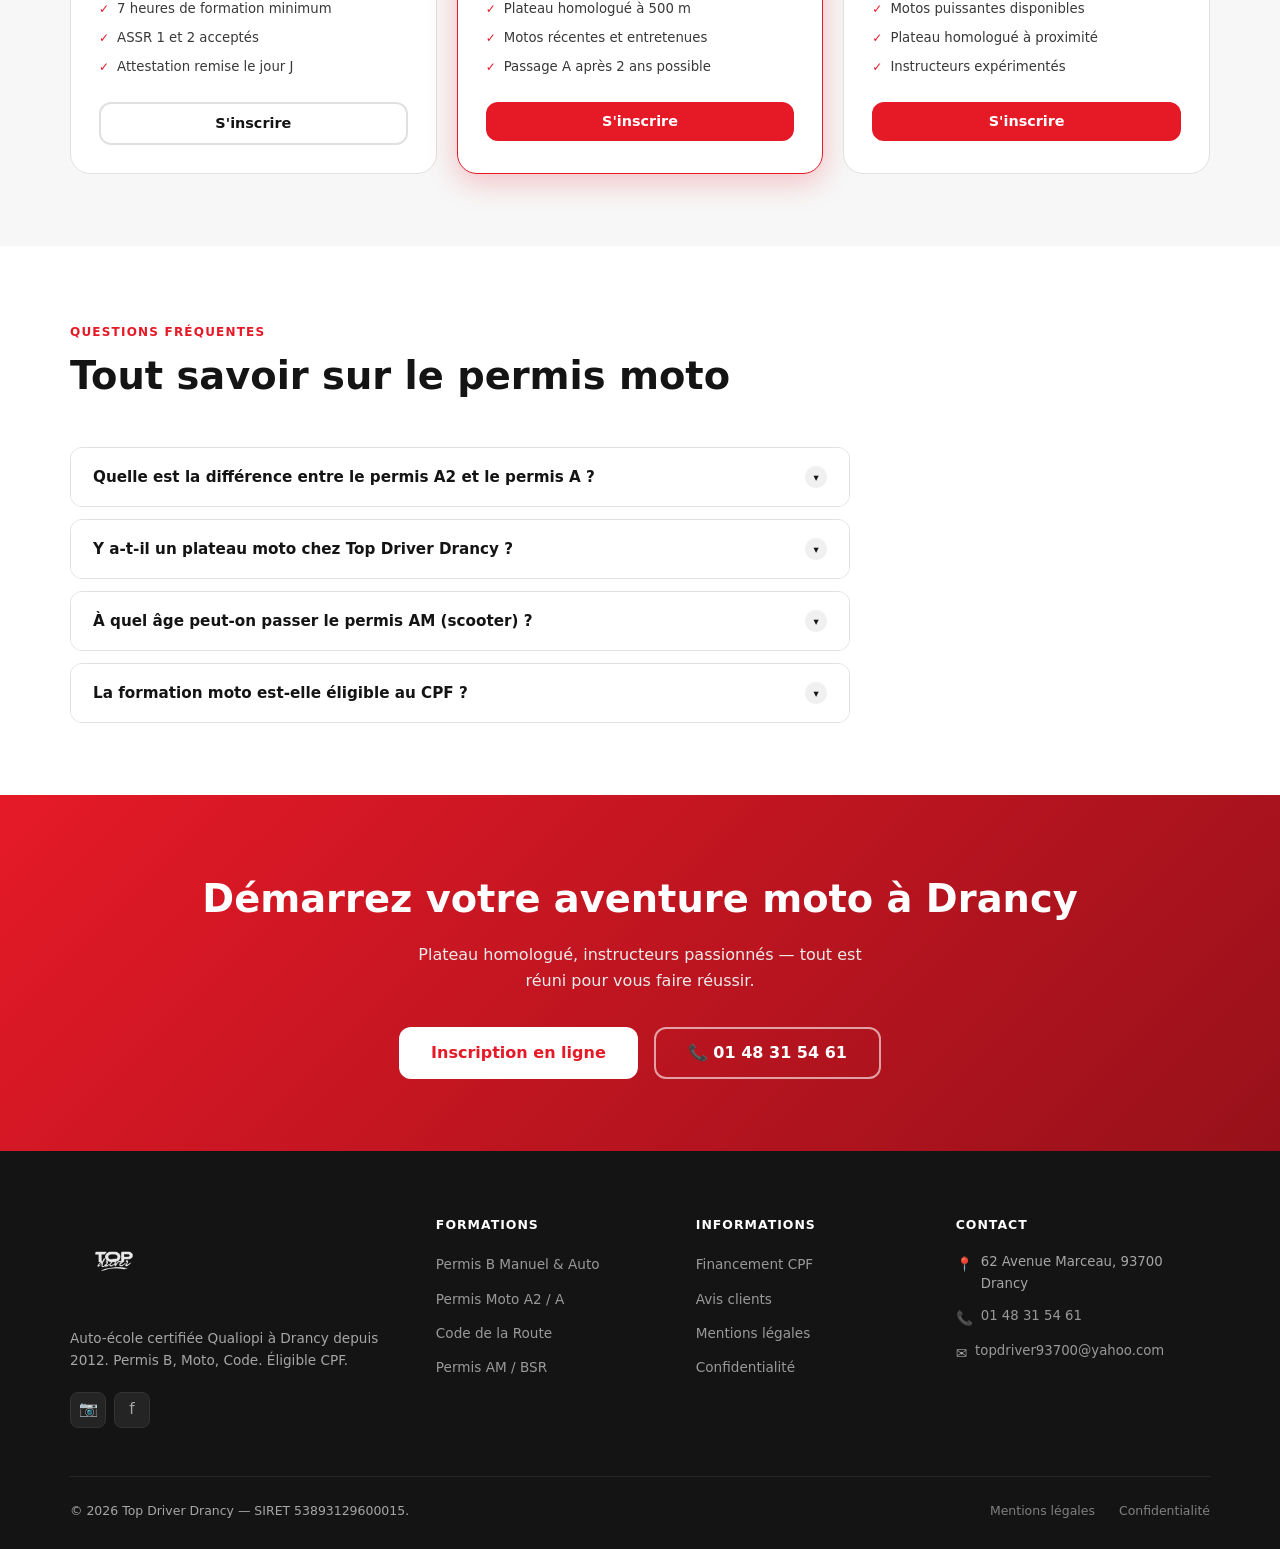
<file: permis-moto.html>
<!DOCTYPE html>
<html lang="fr">
<head>
  <meta charset="UTF-8" />
  <meta name="viewport" content="width=device-width, initial-scale=1.0" />
  <meta name="description" content="Formation permis moto à Drancy (93) — A2, A, AM/BSR. Plateau homologué à 500 m, moniteurs certifiés, taux de réussite 66 %. Tarifs dès 290 € chez Top Driver." />
  <meta name="robots" content="index, follow" />
  <link rel="canonical" href="permis-moto.html" />
  <meta property="og:title" content="Formation Permis Moto A2 & A à Drancy (93) | Top Driver" />
  <meta property="og:description" content="Passez votre permis moto A2 ou A à Drancy. Plateau homologué à 500 m, instructeurs certifiés, taux de réussite 66 %. Tél : 01 48 31 54 61." />
  <meta property="og:type" content="website" />
  <title>Formation Permis Moto A2 &amp; A — Drancy (93) | Top Driver</title>
  <link rel="stylesheet" href="css/style.css" />

  <script type="application/ld+json">
  {
    "@context": "https://schema.org",
    "@type": "Course",
    "name": "Formation Permis Moto — A2, A et AM",
    "description": "Obtenez votre permis moto catégorie A2, A ou AM à Drancy (93). Plateau homologué à 500 m de l'agence, instructeurs certifiés.",
    "provider": {
      "@type": "EducationalOrganization",
      "name": "Top Driver Drancy",
      "telephone": "+33148315461",
      "address": {
        "@type": "PostalAddress",
        "streetAddress": "62 Avenue Marceau",
        "addressLocality": "Drancy",
        "postalCode": "93700",
        "addressCountry": "FR"
      }
    },
    "offers": [
      {"@type": "Offer", "name": "Permis AM / BSR", "priceCurrency": "EUR", "price": "290"},
      {"@type": "Offer", "name": "Permis Moto A2", "priceCurrency": "EUR", "price": "690"},
      {"@type": "Offer", "name": "Permis Moto A", "priceCurrency": "EUR", "price": "990"}
    ]
  }
  </script>
  <script type="application/ld+json">
  {
    "@context": "https://schema.org",
    "@type": "FAQPage",
    "mainEntity": [
      {
        "@type": "Question",
        "name": "Quelle est la différence entre le permis A2 et le permis A ?",
        "acceptedAnswer": {"@type": "Answer", "text": "Le permis A2 est accessible à 18 ans et autorise des motos jusqu'à 35 kW (47 ch). Après 2 ans de A2, vous pouvez passer en A (toutes cylindrées) par une formation passerelle. Le permis A direct est accessible dès 24 ans."}
      },
      {
        "@type": "Question",
        "name": "Y a-t-il un plateau moto chez Top Driver Drancy ?",
        "acceptedAnswer": {"@type": "Answer", "text": "Oui. Top Driver Drancy dispose de son propre plateau moto homologué situé à 500 mètres de l'agence au 62 Avenue Marceau. Vous n'avez pas à vous déplacer loin pour les exercices de maniabilité."}
      },
      {
        "@type": "Question",
        "name": "À quel âge peut-on passer le permis AM (scooter) ?",
        "acceptedAnswer": {"@type": "Answer", "text": "Le permis AM est accessible dès 14 ans. Il permet de conduire des cyclomoteurs et scooters 50 cc. La formation dure minimum 7 heures et nécessite d'avoir l'ASSR 1 ou l'ASSR 2."}
      }
    ]
  }
  </script>
</head>
<body>

<!-- SECTION : HEADER -->
<header class="site-header" role="banner">
  <div class="container site-header__inner">
    <a href="index.html" class="site-header__logo" aria-label="Top Driver Drancy — Accueil">
      <img src="assets/logo-topdriver.png" alt="Top Driver — Auto-École Drancy" width="240" height="90" />
    </a>
    <nav class="site-nav" aria-label="Navigation principale">
      <a href="index.html" class="site-nav__link">Accueil</a>
      <a href="permis-auto.html" class="site-nav__link">Permis Auto</a>
      <a href="permis-moto.html" class="site-nav__link is-active" aria-current="page">Permis Moto</a>
      <a href="code-route.html" class="site-nav__link">Code de la Route</a>
      <a href="financement-cpf.html" class="site-nav__link">Financement CPF</a>
      <a href="contact.html" class="site-nav__link">Contact</a>
    </nav>
    <div class="site-header__cta">
      <a href="contact.html" class="btn btn--primary">Inscription en ligne</a>
    </div>
    <button class="nav-toggle" id="nav-toggle-btn" aria-controls="mobile-nav" aria-expanded="false" aria-label="Ouvrir le menu">
      <span class="nav-toggle__bar" aria-hidden="true"></span>
      <span class="nav-toggle__bar" aria-hidden="true"></span>
      <span class="nav-toggle__bar" aria-hidden="true"></span>
    </button>
  </div>
</header>

<!-- SECTION : NAVIGATION MOBILE -->
<nav class="mobile-nav" id="mobile-nav" aria-label="Navigation mobile" aria-hidden="true">
  <ul class="mobile-nav__list">
    <li><a href="index.html" class="mobile-nav__link">Accueil</a></li>
    <li><a href="permis-auto.html" class="mobile-nav__link">Permis Auto</a></li>
    <li><a href="permis-moto.html" class="mobile-nav__link is-active">Permis Moto</a></li>
    <li><a href="code-route.html" class="mobile-nav__link">Code de la Route</a></li>
    <li><a href="financement-cpf.html" class="mobile-nav__link">Financement CPF</a></li>
    <li><a href="contact.html" class="mobile-nav__link">Contact</a></li>
  </ul>
  <a href="contact.html" class="btn btn--primary" style="width:100%;justify-content:center;">Inscription en ligne</a>
</nav>

<main>

  <!-- SECTION : HERO INTERNE -->
  <section class="page-hero" aria-labelledby="moto-hero-title">
    <div class="breadcrumb" style="background:transparent;border-bottom-color:rgba(255,255,255,.1);">
      <div class="container">
        <ol class="breadcrumb__list" aria-label="Fil d'Ariane">
          <li class="breadcrumb__item"><a href="index.html">Accueil</a></li>
          <li class="breadcrumb__sep" aria-hidden="true">/</li>
          <li class="breadcrumb__item" aria-current="page">Permis Moto</li>
        </ol>
      </div>
    </div>
    <div class="container" style="padding-top:2rem;">
      <span class="eyebrow page-hero__eyebrow">Catégories AM — A2 — A</span>
      <h1 class="page-hero__title" id="moto-hero-title">Formation Permis Moto à Drancy</h1>
      <p class="page-hero__sub">
        De l'AM au permis A toutes cylindrées — plateau homologué à 500&nbsp;m,
        instructeurs certifiés, taux de réussite 66&nbsp;%.
      </p>
      <div class="page-hero__actions">
        <a href="contact.html" class="btn btn--primary btn--lg">S'inscrire maintenant</a>
        <a href="tel:+33148315461" class="btn btn--outline btn--lg">📞 01 48 31 54 61</a>
      </div>
    </div>
  </section>

  <!-- SECTION : ATOUT PLATEAU -->
  <section class="page-section" aria-label="Plateau moto homologué Top Driver Drancy">
    <div class="container">
      <div class="info-box" style="margin-bottom:2.5rem;">
        <div class="info-box__icon" aria-hidden="true">🏍️</div>
        <p class="info-box__text">
          <strong>Atout unique :</strong> Top Driver Drancy dispose de son propre
          <strong>plateau moto homologué à seulement 500&nbsp;m</strong> de l'agence.
          Vous pratiquez les exercices de maniabilité dans des conditions optimales,
          sans perdre de temps de trajet. Un avantage considérable pour votre progression.
        </p>
      </div>

      <div class="content-split">
        <div>
          <span class="eyebrow">Notre approche moto</span>
          <h2 class="section-title">Sécurité et progression au cœur de la formation</h2>
          <p class="section-sub">Nos instructeurs moto maîtrisent toutes les catégories et adaptent la pédagogie à votre niveau.</p>
          <div class="styled-list" style="margin-top:1.75rem;">
            <div class="styled-list__item">
              <div class="styled-list__icon" aria-hidden="true">✓</div>
              <span>Cours ETG (épreuve théorique moto) inclus dans tous les forfaits</span>
            </div>
            <div class="styled-list__item">
              <div class="styled-list__icon" aria-hidden="true">✓</div>
              <span>Exercices de maniabilité sur plateau homologué dès le 1er cours</span>
            </div>
            <div class="styled-list__item">
              <div class="styled-list__icon" aria-hidden="true">✓</div>
              <span>Taux de réussite moto : <strong>66&nbsp;%</strong> en 2024 (30 candidats)</span>
            </div>
            <div class="styled-list__item">
              <div class="styled-list__icon" aria-hidden="true">✓</div>
              <span>Instructeur José et équipe spécialisés, cités par les élèves</span>
            </div>
          </div>
        </div>

        <div>
          <div class="info-box" style="margin-bottom:1.25rem;">
            <div class="info-box__icon" aria-hidden="true">⭐</div>
            <p class="info-box__text">
              <em>"Bonne école de moto avec leur propre plateau d'entraînement.
              Le moniteur José était excellent. Planification flexible."</em><br />
              <strong>— Yohan L., permis moto Drancy ★★★★★</strong>
            </p>
          </div>
          <div class="info-box">
            <div class="info-box__icon" aria-hidden="true">⭐</div>
            <p class="info-box__text">
              <em>"Très bonne école. Les formateurs José, Mohamed2, Rahim et Hakim
              offrent un accompagnement solide et d'excellentes qualités relationnelles."</em><br />
              <strong>— Babacar N., permis moto ★★★★★</strong>
            </p>
          </div>
        </div>
      </div>
    </div>
  </section>

  <!-- SECTION : TARIFS MOTO -->
  <section class="page-section page-section--gray" aria-labelledby="tarifs-moto-title">
    <div class="container">
      <div class="sec-head sec-head--center">
        <span class="eyebrow">Tarifs</span>
        <h2 class="section-title" id="tarifs-moto-title">Toutes les catégories moto</h2>
      </div>

      <div class="tarifs-grid">

        <div class="tarif-card">
          <div class="tarif-card__badge"><span class="badge badge--black">Dès 14 ans</span></div>
          <h3 class="tarif-card__name">Permis AM / BSR</h3>
          <p class="tarif-card__desc">Cyclomoteurs et scooters 50 cc. Formation de 7 h minimum.</p>
          <div class="tarif-card__price">
            <span class="tarif-card__price-from">Dès</span>
            <span class="tarif-card__price-amount">290&nbsp;€</span>
          </div>
          <ul class="tarif-card__features">
            <li class="tarif-card__feature"><span class="tarif-card__check" aria-hidden="true">✓</span> Accessible dès 14 ans</li>
            <li class="tarif-card__feature"><span class="tarif-card__check" aria-hidden="true">✓</span> 7 heures de formation minimum</li>
            <li class="tarif-card__feature"><span class="tarif-card__check" aria-hidden="true">✓</span> ASSR 1 et 2 acceptés</li>
            <li class="tarif-card__feature"><span class="tarif-card__check" aria-hidden="true">✓</span> Attestation remise le jour J</li>
          </ul>
          <a href="contact.html" class="btn btn--outline-dark" style="width:100%;justify-content:center;">S'inscrire</a>
        </div>

        <div class="tarif-card tarif-card--featured">
          <div class="tarif-card__badge"><span class="badge badge--red">⭐ Recommandé</span></div>
          <h3 class="tarif-card__name">Permis Moto A2</h3>
          <p class="tarif-card__desc">Motos jusqu'à 35 kW. Accessible dès 18 ans. Passerelle A après 2 ans.</p>
          <div class="tarif-card__price">
            <span class="tarif-card__price-from">Dès</span>
            <span class="tarif-card__price-amount">690&nbsp;€</span>
          </div>
          <ul class="tarif-card__features">
            <li class="tarif-card__feature"><span class="tarif-card__check" aria-hidden="true">✓</span> ETG (théorique moto) inclus</li>
            <li class="tarif-card__feature"><span class="tarif-card__check" aria-hidden="true">✓</span> Plateau homologué à 500 m</li>
            <li class="tarif-card__feature"><span class="tarif-card__check" aria-hidden="true">✓</span> Motos récentes et entretenues</li>
            <li class="tarif-card__feature"><span class="tarif-card__check" aria-hidden="true">✓</span> Passage A après 2 ans possible</li>
          </ul>
          <a href="contact.html" class="btn btn--primary" style="width:100%;justify-content:center;">S'inscrire</a>
        </div>

        <div class="tarif-card">
          <div class="tarif-card__badge"><span class="badge badge--black">Toutes cylindrées</span></div>
          <h3 class="tarif-card__name">Permis Moto A</h3>
          <p class="tarif-card__desc">Liberté totale. Accessible dès 24 ans (direct) ou 2 ans après A2 (passerelle).</p>
          <div class="tarif-card__price">
            <span class="tarif-card__price-from">Dès</span>
            <span class="tarif-card__price-amount">990&nbsp;€</span>
          </div>
          <ul class="tarif-card__features">
            <li class="tarif-card__feature"><span class="tarif-card__check" aria-hidden="true">✓</span> Formation passerelle A2 → A</li>
            <li class="tarif-card__feature"><span class="tarif-card__check" aria-hidden="true">✓</span> Motos puissantes disponibles</li>
            <li class="tarif-card__feature"><span class="tarif-card__check" aria-hidden="true">✓</span> Plateau homologué à proximité</li>
            <li class="tarif-card__feature"><span class="tarif-card__check" aria-hidden="true">✓</span> Instructeurs expérimentés</li>
          </ul>
          <a href="contact.html" class="btn btn--primary" style="width:100%;justify-content:center;">S'inscrire</a>
        </div>

      </div>
    </div>
  </section>

  <!-- SECTION : FAQ MOTO -->
  <section class="faq page-section" aria-labelledby="faq-moto-title">
    <div class="container">
      <div class="sec-head">
        <span class="eyebrow">Questions fréquentes</span>
        <h2 class="section-title" id="faq-moto-title">Tout savoir sur le permis moto</h2>
      </div>
      <ul class="faq__list" role="list">

        <li class="faq__item">
          <button class="faq__btn" aria-expanded="false">
            Quelle est la différence entre le permis A2 et le permis A ?
            <span class="faq__arrow" aria-hidden="true">▾</span>
          </button>
          <div class="faq__answer" aria-hidden="true">
            <p>Le permis A2 est accessible à 18 ans et autorise des motos jusqu'à 35 kW (47 ch). Après 2 ans de pratique en A2, vous pouvez obtenir le permis A (toutes cylindrées) via une formation passerelle courte. Le permis A direct est accessible dès 24 ans sans passer par A2.</p>
          </div>
        </li>

        <li class="faq__item">
          <button class="faq__btn" aria-expanded="false">
            Y a-t-il un plateau moto chez Top Driver Drancy ?
            <span class="faq__arrow" aria-hidden="true">▾</span>
          </button>
          <div class="faq__answer" aria-hidden="true">
            <p>Oui ! Top Driver Drancy dispose de son propre plateau moto homologué à 500 m de l'agence. C'est un atout majeur : vous bénéficiez d'un espace dédié aux exercices de maniabilité sans perdre de temps de transport, ce qui optimise chaque heure de formation.</p>
          </div>
        </li>

        <li class="faq__item">
          <button class="faq__btn" aria-expanded="false">
            À quel âge peut-on passer le permis AM (scooter) ?
            <span class="faq__arrow" aria-hidden="true">▾</span>
          </button>
          <div class="faq__answer" aria-hidden="true">
            <p>Le permis AM est accessible dès 14 ans. Il autorise la conduite de cyclomoteurs et scooters 50 cc. La formation dure minimum 7 heures. Il faut être titulaire de l'ASSR 1 ou de l'ASSR 2 (attestation scolaire de sécurité routière).</p>
          </div>
        </li>

        <li class="faq__item">
          <button class="faq__btn" aria-expanded="false">
            La formation moto est-elle éligible au CPF ?
            <span class="faq__arrow" aria-hidden="true">▾</span>
          </button>
          <div class="faq__answer" aria-hidden="true">
            <p>Oui. Top Driver Drancy est certifié Qualiopi, ce qui rend les formations moto éligibles au CPF. Connectez-vous à moncompteformation.gouv.fr pour consulter votre solde et financer tout ou partie de votre formation sans avance de frais.</p>
          </div>
        </li>

      </ul>
    </div>
  </section>

  <!-- SECTION : CTA -->
  <section class="cta-band" aria-labelledby="cta-moto-title">
    <div class="container">
      <h2 class="cta-band__title" id="cta-moto-title">Démarrez votre aventure moto à Drancy</h2>
      <p class="cta-band__text">Plateau homologué, instructeurs passionnés — tout est réuni pour vous faire réussir.</p>
      <div class="cta-band__actions">
        <a href="contact.html" class="btn btn--white btn--lg">Inscription en ligne</a>
        <a href="tel:+33148315461" class="btn btn--outline btn--lg">📞 01 48 31 54 61</a>
      </div>
    </div>
  </section>

</main>

<!-- SECTION : PIED DE PAGE -->
<footer class="site-footer" role="contentinfo">
  <div class="container">
    <div class="site-footer__grid">
      <div>
        <a href="index.html" class="site-footer__logo" aria-label="Accueil"><img src="assets/logo-topdriver.png" alt="Top Driver Drancy" width="220" height="88" /></a>
        <p class="site-footer__tagline">Auto-école certifiée Qualiopi à Drancy depuis 2012. Permis B, Moto, Code. Éligible CPF.</p>
        <div class="site-footer__social">
          <a href="https://www.instagram.com/topdriverdrancy/" class="site-footer__social-link" aria-label="Instagram" target="_blank" rel="noopener">📷</a>
          <a href="https://www.facebook.com/TopDriverDrancy/" class="site-footer__social-link" aria-label="Facebook" target="_blank" rel="noopener">f</a>
        </div>
      </div>
      <div>
        <p class="site-footer__col-title">Formations</p>
        <ul class="site-footer__links">
          <li><a href="permis-auto.html" class="site-footer__link">Permis B Manuel &amp; Auto</a></li>
          <li><a href="permis-moto.html" class="site-footer__link">Permis Moto A2 / A</a></li>
          <li><a href="code-route.html" class="site-footer__link">Code de la Route</a></li>
          <li><a href="permis-moto.html" class="site-footer__link">Permis AM / BSR</a></li>
        </ul>
      </div>
      <div>
        <p class="site-footer__col-title">Informations</p>
        <ul class="site-footer__links">
          <li><a href="financement-cpf.html" class="site-footer__link">Financement CPF</a></li>
          <li><a href="index.html#avis" class="site-footer__link">Avis clients</a></li>
          <li><a href="mentions-legales.html" class="site-footer__link">Mentions légales</a></li>
          <li><a href="politique-confidentialite.html" class="site-footer__link">Confidentialité</a></li>
        </ul>
      </div>
      <div>
        <p class="site-footer__col-title">Contact</p>
        <div class="site-footer__contact-item"><span class="site-footer__contact-icon" aria-hidden="true">📍</span><span>62 Avenue Marceau, 93700 Drancy</span></div>
        <div class="site-footer__contact-item"><span class="site-footer__contact-icon" aria-hidden="true">📞</span><a href="tel:+33148315461">01 48 31 54 61</a></div>
        <div class="site-footer__contact-item"><span class="site-footer__contact-icon" aria-hidden="true">✉️</span><a href="mailto:topdriver93700@yahoo.com">topdriver93700@yahoo.com</a></div>
      </div>
    </div>
    <div class="site-footer__bottom">
      <p class="site-footer__copy">© <span id="footer-year">2024</span> Top Driver Drancy — SIRET 53893129600015.</p>
      <nav class="site-footer__legal" aria-label="Liens légaux">
        <a href="mentions-legales.html">Mentions légales</a>
        <a href="politique-confidentialite.html">Confidentialité</a>
      </nav>
    </div>
  </div>
</footer>

<div class="toast" id="toast" role="status" aria-live="polite" aria-atomic="true" aria-hidden="true">
  <p class="toast__title" id="toast-title">Merci !</p>
  <p class="toast__msg" id="toast-message">Votre message a bien été envoyé.</p>
</div>

<script src="js/main.js"></script>
</body>
</html>
</file>
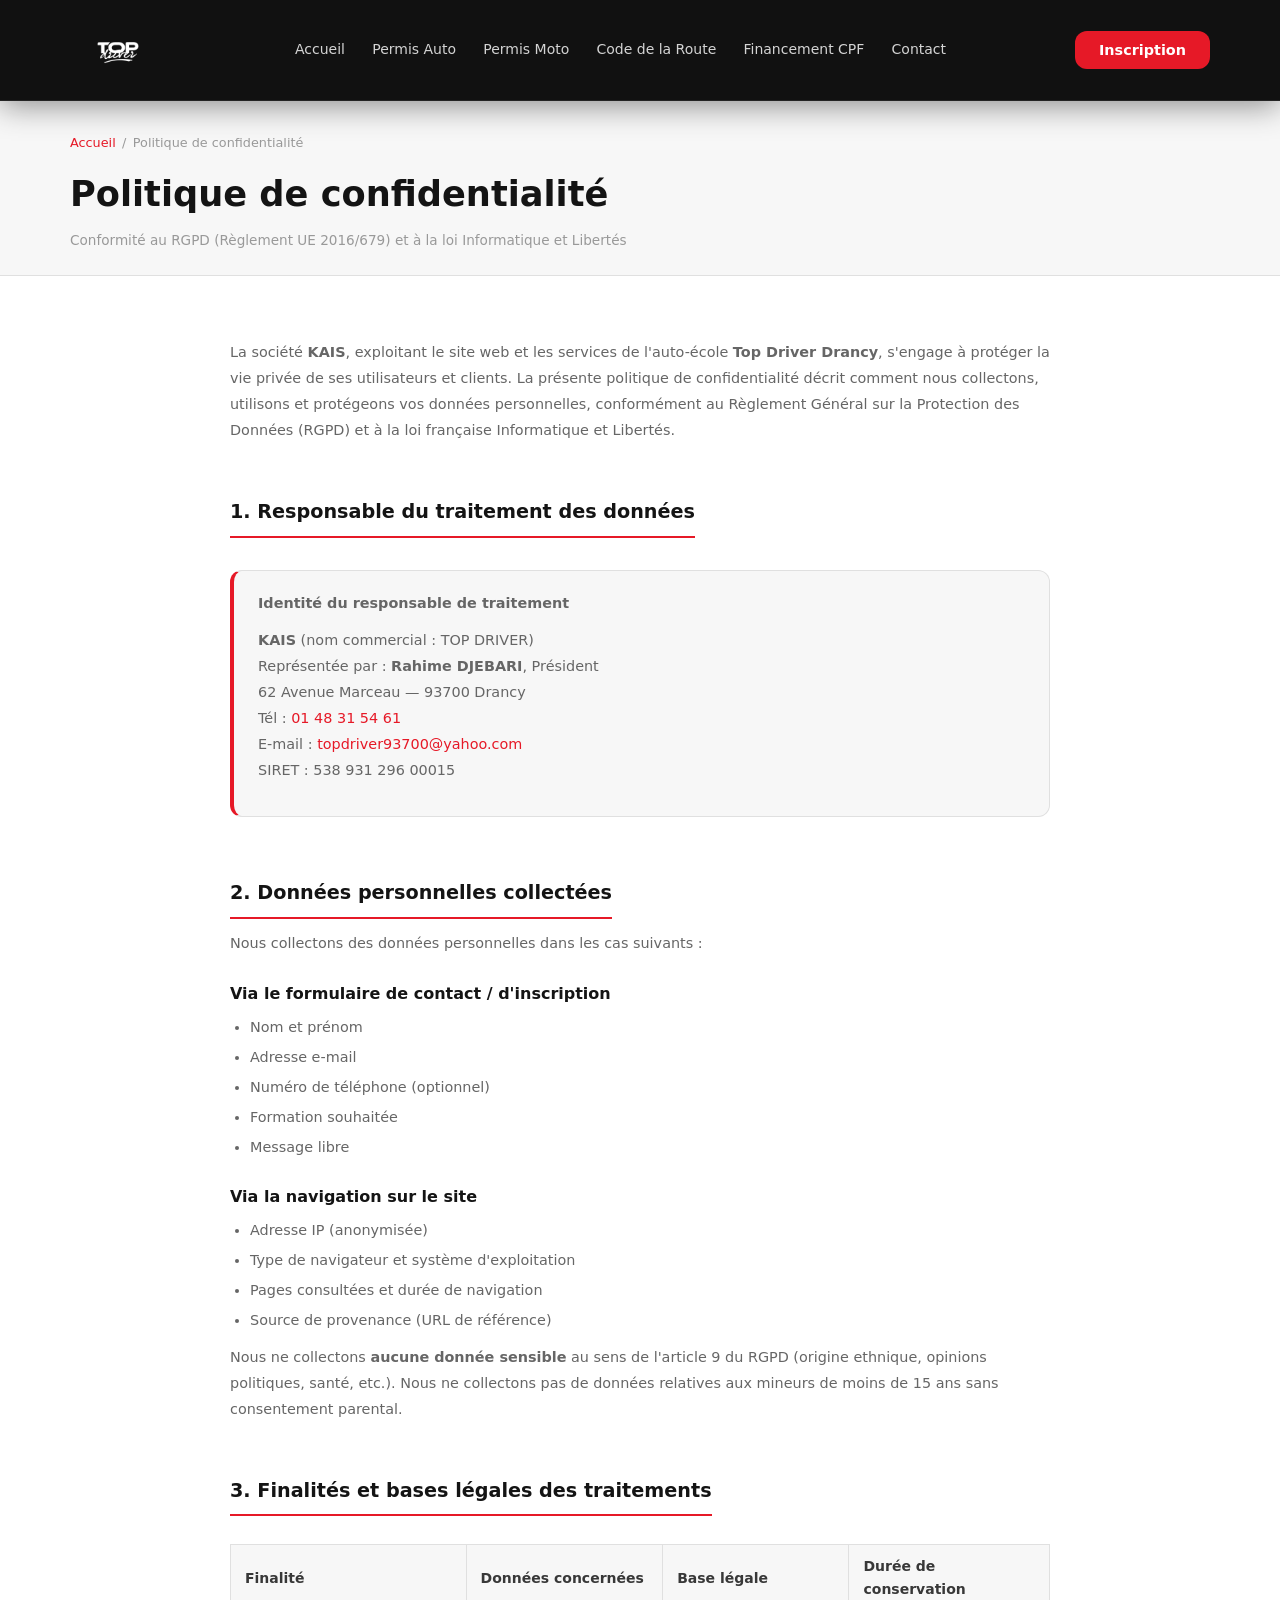
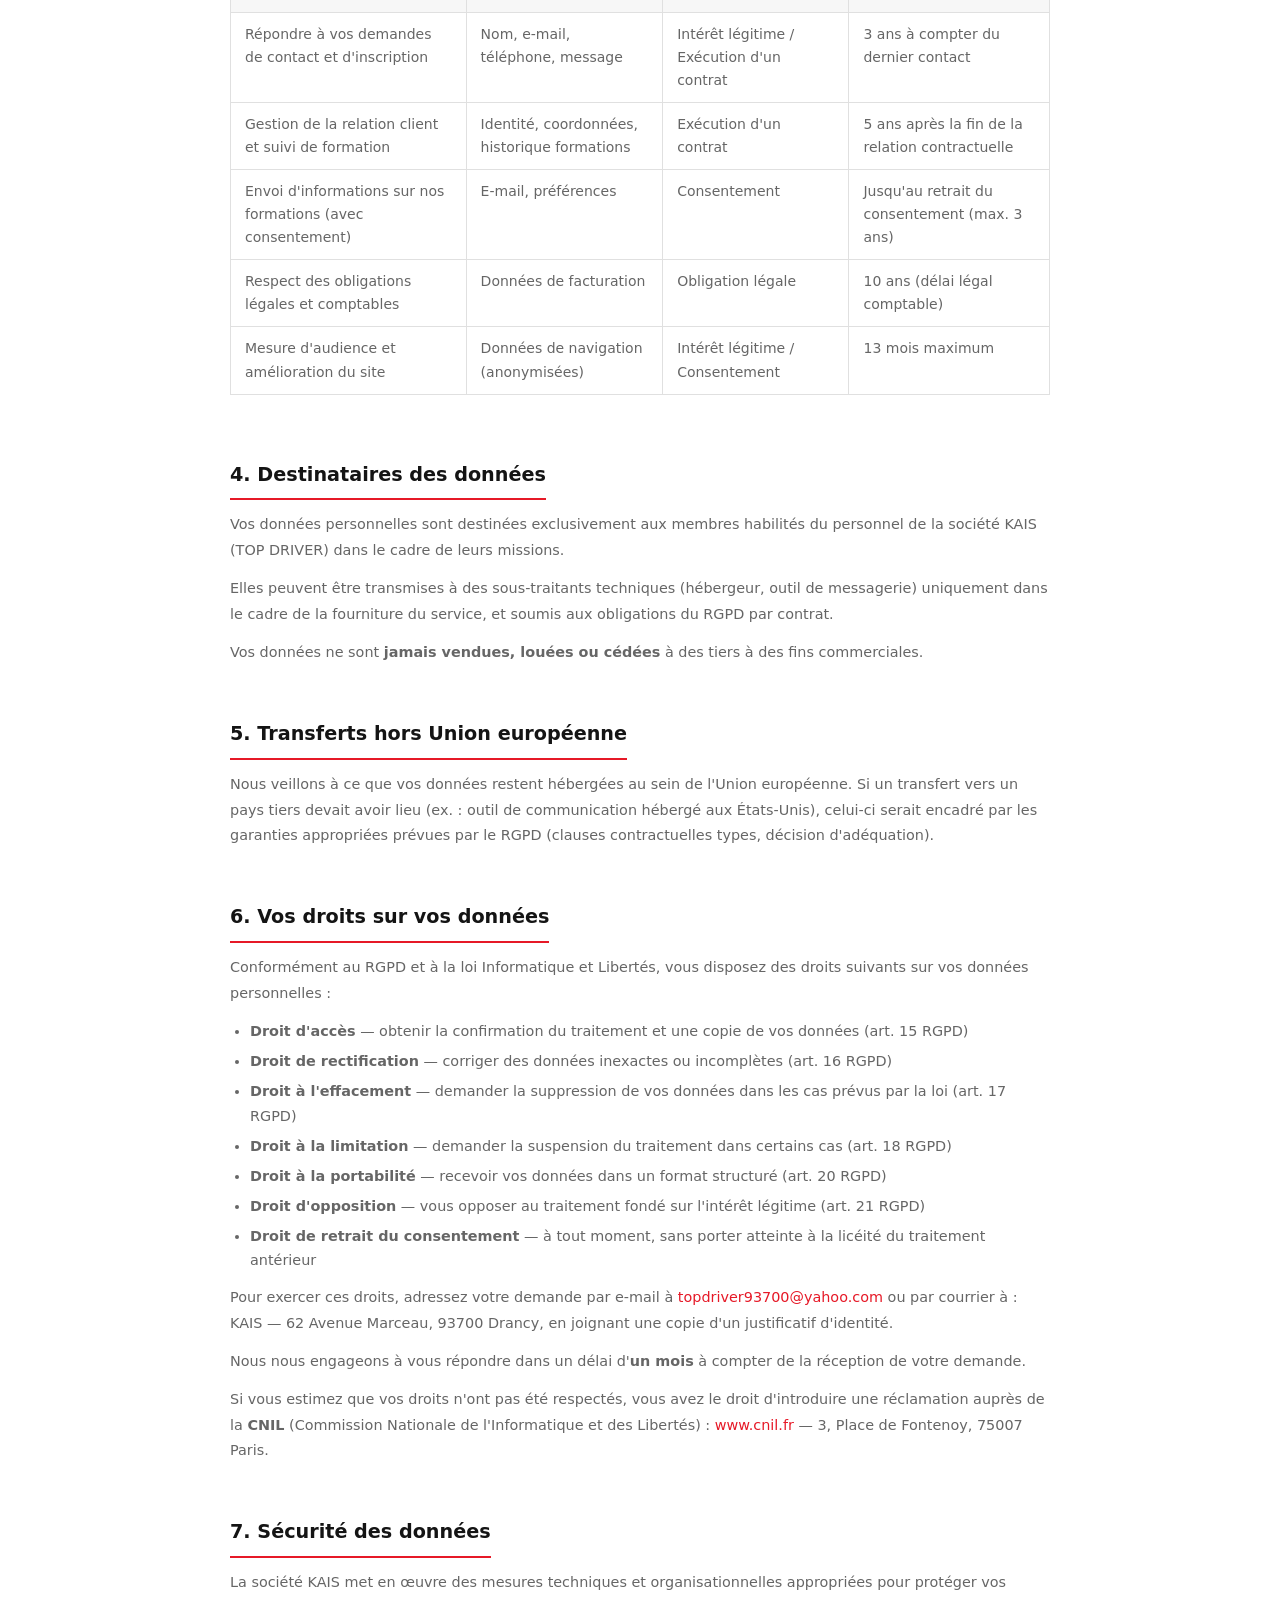
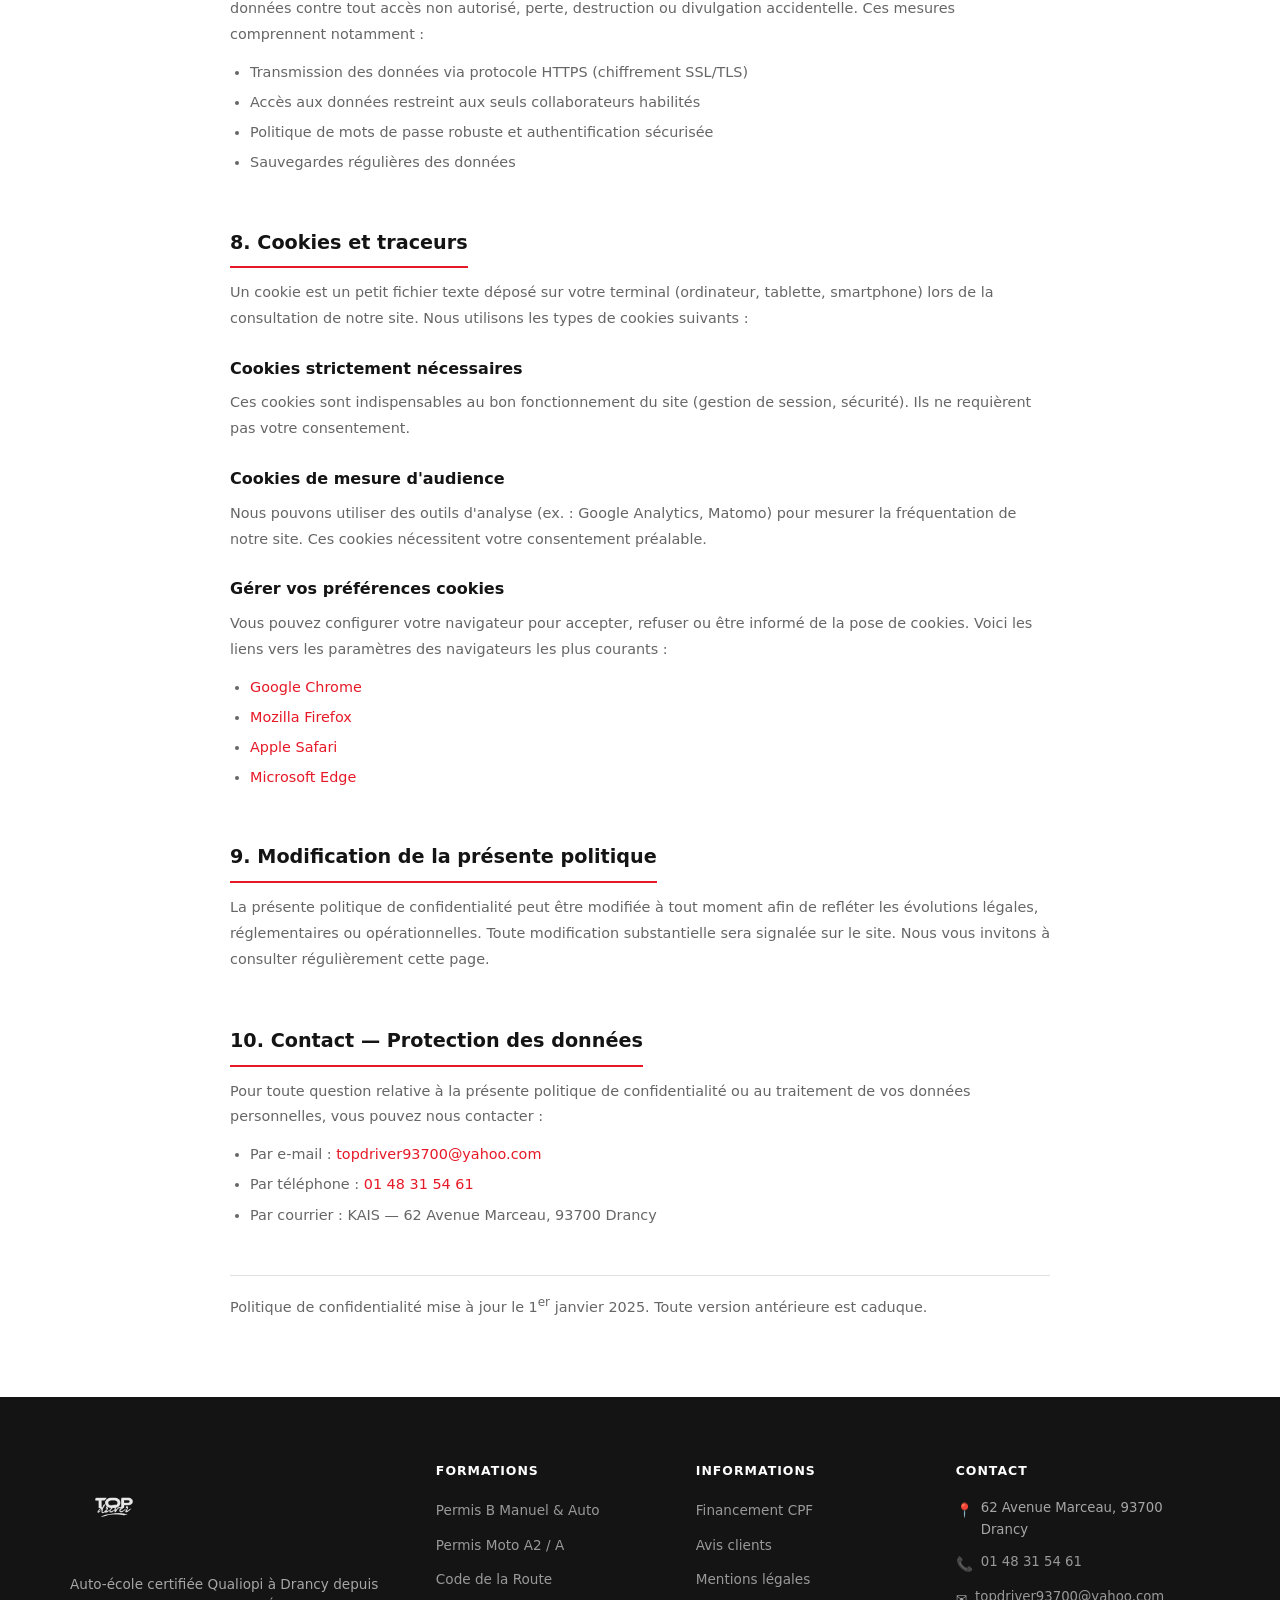
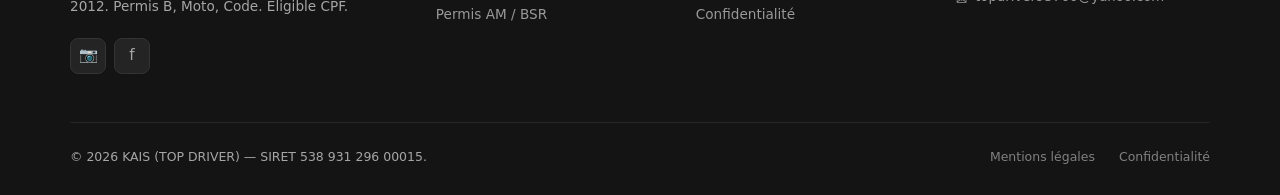
<file: politique-confidentialite.html>
<!DOCTYPE html>
<html lang="fr">
<head>
  <meta charset="UTF-8" />
  <meta name="viewport" content="width=device-width, initial-scale=1.0" />
  <meta name="description" content="Politique de confidentialité et protection des données personnelles — Auto-école Top Driver Drancy (KAIS SAS). Conformité RGPD." />
  <meta name="robots" content="noindex, follow" />
  <link rel="canonical" href="politique-confidentialite.html" />
  <title>Politique de Confidentialité — Top Driver Drancy</title>
  <link rel="stylesheet" href="css/style.css" />

  <style>
    .legal-content {
      max-width: 820px;
      margin: 0 auto;
      padding-block: 4rem;
    }
    .legal-content h2 {
      font-size: 1.2rem;
      font-weight: 800;
      color: var(--black);
      margin: 2.5rem 0 .75rem;
      padding-bottom: .5rem;
      border-bottom: 2px solid var(--red);
      display: inline-block;
    }
    .legal-content h3 {
      font-size: 1rem;
      font-weight: 700;
      color: var(--black);
      margin: 1.5rem 0 .5rem;
    }
    .legal-content p {
      font-size: .9rem;
      color: var(--gray-600);
      line-height: 1.8;
      margin-bottom: .75rem;
    }
    .legal-content ul {
      margin: .5rem 0 .75rem 1.25rem;
      display: flex;
      flex-direction: column;
      gap: .35rem;
    }
    .legal-content li {
      font-size: .9rem;
      color: var(--gray-600);
      line-height: 1.7;
      list-style: disc;
    }
    .legal-content a { color: var(--red); }
    .legal-content a:hover { text-decoration: underline; }
    .rgpd-card {
      background: var(--off-white);
      border: 1px solid var(--gray-200);
      border-left: 4px solid var(--red);
      border-radius: var(--r);
      padding: 1.25rem 1.5rem;
      margin: 1.25rem 0;
    }
    .rgpd-card__title {
      font-size: .9rem;
      font-weight: 700;
      color: var(--black);
      margin-bottom: .4rem;
    }
    .rgpd-card__text {
      font-size: .85rem;
      color: var(--gray-600);
      line-height: 1.65;
    }
    .legal-table {
      width: 100%;
      border-collapse: collapse;
      font-size: .875rem;
      margin: 1rem 0 1.5rem;
    }
    .legal-table th {
      background: var(--off-white);
      text-align: left;
      padding: .625rem .875rem;
      font-weight: 700;
      color: var(--gray-800);
      border: 1px solid var(--gray-200);
    }
    .legal-table td {
      padding: .625rem .875rem;
      color: var(--gray-600);
      border: 1px solid var(--gray-200);
      vertical-align: top;
    }
    .legal-date {
      font-size: .8rem;
      color: var(--gray-400);
      margin-top: 3rem;
      padding-top: 1rem;
      border-top: 1px solid var(--gray-200);
    }
  </style>
</head>
<body class="page--light">

<!-- SECTION : HEADER -->
<header class="site-header" role="banner">
  <div class="container site-header__inner">
    <a href="index.html" class="site-header__logo" aria-label="Top Driver Drancy — Accueil">
      <img src="assets/logo-topdriver.png" alt="Top Driver — Auto-École Drancy" width="240" height="90" />
    </a>
    <nav class="site-nav" aria-label="Navigation principale">
      <a href="index.html" class="site-nav__link">Accueil</a>
      <a href="permis-auto.html" class="site-nav__link">Permis Auto</a>
      <a href="permis-moto.html" class="site-nav__link">Permis Moto</a>
      <a href="code-route.html" class="site-nav__link">Code de la Route</a>
      <a href="financement-cpf.html" class="site-nav__link">Financement CPF</a>
      <a href="contact.html" class="site-nav__link">Contact</a>
    </nav>
    <div class="site-header__cta">
      <a href="contact.html" class="btn btn--primary">Inscription</a>
    </div>
    <button class="nav-toggle" id="nav-toggle-btn" aria-controls="mobile-nav" aria-expanded="false" aria-label="Ouvrir le menu">
      <span class="nav-toggle__bar" aria-hidden="true"></span>
      <span class="nav-toggle__bar" aria-hidden="true"></span>
      <span class="nav-toggle__bar" aria-hidden="true"></span>
    </button>
  </div>
</header>

<!-- SECTION : NAVIGATION MOBILE -->
<nav class="mobile-nav" id="mobile-nav" aria-label="Navigation mobile" aria-hidden="true">
  <ul class="mobile-nav__list">
    <li><a href="index.html" class="mobile-nav__link">Accueil</a></li>
    <li><a href="permis-auto.html" class="mobile-nav__link">Permis Auto</a></li>
    <li><a href="permis-moto.html" class="mobile-nav__link">Permis Moto</a></li>
    <li><a href="code-route.html" class="mobile-nav__link">Code de la Route</a></li>
    <li><a href="financement-cpf.html" class="mobile-nav__link">Financement CPF</a></li>
    <li><a href="contact.html" class="mobile-nav__link">Contact</a></li>
  </ul>
  <a href="contact.html" class="btn btn--primary" style="width:100%;justify-content:center;">Inscription</a>
</nav>

<main style="padding-top:100px;">

  <!-- SECTION : TITRE -->
  <div style="background:var(--off-white);border-bottom:1px solid var(--gray-200);padding-block:2rem 1.5rem;">
    <div class="container">
      <ol class="breadcrumb__list" aria-label="Fil d'Ariane">
        <li class="breadcrumb__item"><a href="index.html">Accueil</a></li>
        <li class="breadcrumb__sep" aria-hidden="true">/</li>
        <li class="breadcrumb__item" aria-current="page">Politique de confidentialité</li>
      </ol>
      <h1 style="font-size:clamp(1.6rem,3vw,2.2rem);font-weight:900;margin-top:.75rem;">Politique de confidentialité</h1>
      <p style="font-size:.85rem;color:var(--gray-400);margin-top:.35rem;">Conformité au RGPD (Règlement UE 2016/679) et à la loi Informatique et Libertés</p>
    </div>
  </div>

  <!-- SECTION : CONTENU -->
  <section aria-label="Politique de confidentialité">
    <div class="container">
      <div class="legal-content">

        <p>
          La société <strong>KAIS</strong>, exploitant le site web et les services de l'auto-école
          <strong>Top Driver Drancy</strong>, s'engage à protéger la vie privée de ses utilisateurs
          et clients. La présente politique de confidentialité décrit comment nous collectons,
          utilisons et protégeons vos données personnelles, conformément au Règlement Général
          sur la Protection des Données (RGPD) et à la loi française Informatique et Libertés.
        </p>

        <!-- 1. Responsable -->
        <h2>1. Responsable du traitement des données</h2>
        <div class="rgpd-card">
          <p class="rgpd-card__title">Identité du responsable de traitement</p>
          <p class="rgpd-card__text">
            <strong>KAIS</strong> (nom commercial : TOP DRIVER)<br />
            Représentée par : <strong>Rahime DJEBARI</strong>, Président<br />
            62 Avenue Marceau — 93700 Drancy<br />
            Tél : <a href="tel:+33148315461">01 48 31 54 61</a><br />
            E-mail : <a href="mailto:topdriver93700@yahoo.com">topdriver93700@yahoo.com</a><br />
            SIRET : 538 931 296 00015
          </p>
        </div>

        <!-- 2. Données collectées -->
        <h2>2. Données personnelles collectées</h2>
        <p>Nous collectons des données personnelles dans les cas suivants :</p>

        <h3>Via le formulaire de contact / d'inscription</h3>
        <ul>
          <li>Nom et prénom</li>
          <li>Adresse e-mail</li>
          <li>Numéro de téléphone (optionnel)</li>
          <li>Formation souhaitée</li>
          <li>Message libre</li>
        </ul>

        <h3>Via la navigation sur le site</h3>
        <ul>
          <li>Adresse IP (anonymisée)</li>
          <li>Type de navigateur et système d'exploitation</li>
          <li>Pages consultées et durée de navigation</li>
          <li>Source de provenance (URL de référence)</li>
        </ul>

        <p>
          Nous ne collectons <strong>aucune donnée sensible</strong> au sens de l'article 9 du RGPD
          (origine ethnique, opinions politiques, santé, etc.).
          Nous ne collectons pas de données relatives aux mineurs de moins de 15 ans sans
          consentement parental.
        </p>

        <!-- 3. Finalités -->
        <h2>3. Finalités et bases légales des traitements</h2>
        <table class="legal-table" aria-label="Finalités de traitement des données">
          <thead>
            <tr>
              <th scope="col">Finalité</th>
              <th scope="col">Données concernées</th>
              <th scope="col">Base légale</th>
              <th scope="col">Durée de conservation</th>
            </tr>
          </thead>
          <tbody>
            <tr>
              <td>Répondre à vos demandes de contact et d'inscription</td>
              <td>Nom, e-mail, téléphone, message</td>
              <td>Intérêt légitime / Exécution d'un contrat</td>
              <td>3 ans à compter du dernier contact</td>
            </tr>
            <tr>
              <td>Gestion de la relation client et suivi de formation</td>
              <td>Identité, coordonnées, historique formations</td>
              <td>Exécution d'un contrat</td>
              <td>5 ans après la fin de la relation contractuelle</td>
            </tr>
            <tr>
              <td>Envoi d'informations sur nos formations (avec consentement)</td>
              <td>E-mail, préférences</td>
              <td>Consentement</td>
              <td>Jusqu'au retrait du consentement (max. 3 ans)</td>
            </tr>
            <tr>
              <td>Respect des obligations légales et comptables</td>
              <td>Données de facturation</td>
              <td>Obligation légale</td>
              <td>10 ans (délai légal comptable)</td>
            </tr>
            <tr>
              <td>Mesure d'audience et amélioration du site</td>
              <td>Données de navigation (anonymisées)</td>
              <td>Intérêt légitime / Consentement</td>
              <td>13 mois maximum</td>
            </tr>
          </tbody>
        </table>

        <!-- 4. Destinataires -->
        <h2>4. Destinataires des données</h2>
        <p>
          Vos données personnelles sont destinées exclusivement aux membres habilités du personnel
          de la société KAIS (TOP DRIVER) dans le cadre de leurs missions.
        </p>
        <p>
          Elles peuvent être transmises à des sous-traitants techniques (hébergeur, outil de
          messagerie) uniquement dans le cadre de la fourniture du service, et soumis aux
          obligations du RGPD par contrat.
        </p>
        <p>
          Vos données ne sont <strong>jamais vendues, louées ou cédées</strong> à des tiers
          à des fins commerciales.
        </p>

        <!-- 5. Transferts -->
        <h2>5. Transferts hors Union européenne</h2>
        <p>
          Nous veillons à ce que vos données restent hébergées au sein de l'Union européenne.
          Si un transfert vers un pays tiers devait avoir lieu (ex. : outil de communication
          hébergé aux États-Unis), celui-ci serait encadré par les garanties appropriées prévues
          par le RGPD (clauses contractuelles types, décision d'adéquation).
        </p>

        <!-- 6. Vos droits -->
        <h2>6. Vos droits sur vos données</h2>
        <p>
          Conformément au RGPD et à la loi Informatique et Libertés, vous disposez des droits
          suivants sur vos données personnelles :
        </p>
        <ul>
          <li><strong>Droit d'accès</strong> — obtenir la confirmation du traitement et une copie de vos données (art. 15 RGPD)</li>
          <li><strong>Droit de rectification</strong> — corriger des données inexactes ou incomplètes (art. 16 RGPD)</li>
          <li><strong>Droit à l'effacement</strong> — demander la suppression de vos données dans les cas prévus par la loi (art. 17 RGPD)</li>
          <li><strong>Droit à la limitation</strong> — demander la suspension du traitement dans certains cas (art. 18 RGPD)</li>
          <li><strong>Droit à la portabilité</strong> — recevoir vos données dans un format structuré (art. 20 RGPD)</li>
          <li><strong>Droit d'opposition</strong> — vous opposer au traitement fondé sur l'intérêt légitime (art. 21 RGPD)</li>
          <li><strong>Droit de retrait du consentement</strong> — à tout moment, sans porter atteinte à la licéité du traitement antérieur</li>
        </ul>
        <p>
          Pour exercer ces droits, adressez votre demande par e-mail à
          <a href="mailto:topdriver93700@yahoo.com">topdriver93700@yahoo.com</a>
          ou par courrier à : KAIS — 62 Avenue Marceau, 93700 Drancy,
          en joignant une copie d'un justificatif d'identité.
        </p>
        <p>
          Nous nous engageons à vous répondre dans un délai d'<strong>un mois</strong> à compter
          de la réception de votre demande.
        </p>
        <p>
          Si vous estimez que vos droits n'ont pas été respectés, vous avez le droit d'introduire
          une réclamation auprès de la <strong>CNIL</strong> (Commission Nationale de l'Informatique
          et des Libertés) : <a href="https://www.cnil.fr" target="_blank" rel="noopener">www.cnil.fr</a>
          — 3, Place de Fontenoy, 75007 Paris.
        </p>

        <!-- 7. Sécurité -->
        <h2>7. Sécurité des données</h2>
        <p>
          La société KAIS met en œuvre des mesures techniques et organisationnelles appropriées
          pour protéger vos données contre tout accès non autorisé, perte, destruction ou
          divulgation accidentelle. Ces mesures comprennent notamment :
        </p>
        <ul>
          <li>Transmission des données via protocole HTTPS (chiffrement SSL/TLS)</li>
          <li>Accès aux données restreint aux seuls collaborateurs habilités</li>
          <li>Politique de mots de passe robuste et authentification sécurisée</li>
          <li>Sauvegardes régulières des données</li>
        </ul>

        <!-- 8. Cookies -->
        <h2>8. Cookies et traceurs</h2>
        <p>
          Un cookie est un petit fichier texte déposé sur votre terminal (ordinateur, tablette,
          smartphone) lors de la consultation de notre site. Nous utilisons les types de cookies
          suivants :
        </p>

        <h3>Cookies strictement nécessaires</h3>
        <p>
          Ces cookies sont indispensables au bon fonctionnement du site (gestion de session,
          sécurité). Ils ne requièrent pas votre consentement.
        </p>

        <h3>Cookies de mesure d'audience</h3>
        <p>
          Nous pouvons utiliser des outils d'analyse (ex. : Google Analytics, Matomo) pour mesurer
          la fréquentation de notre site. Ces cookies nécessitent votre consentement préalable.
        </p>

        <h3>Gérer vos préférences cookies</h3>
        <p>
          Vous pouvez configurer votre navigateur pour accepter, refuser ou être informé de
          la pose de cookies. Voici les liens vers les paramètres des navigateurs les plus
          courants :
        </p>
        <ul>
          <li><a href="https://support.google.com/chrome/answer/95647" target="_blank" rel="noopener">Google Chrome</a></li>
          <li><a href="https://support.mozilla.org/fr/kb/protection-renforcee-contre-pistage-firefox" target="_blank" rel="noopener">Mozilla Firefox</a></li>
          <li><a href="https://support.apple.com/fr-fr/guide/safari/sfri11471/mac" target="_blank" rel="noopener">Apple Safari</a></li>
          <li><a href="https://support.microsoft.com/fr-fr/microsoft-edge" target="_blank" rel="noopener">Microsoft Edge</a></li>
        </ul>

        <!-- 9. Modification -->
        <h2>9. Modification de la présente politique</h2>
        <p>
          La présente politique de confidentialité peut être modifiée à tout moment afin de
          refléter les évolutions légales, réglementaires ou opérationnelles. Toute modification
          substantielle sera signalée sur le site. Nous vous invitons à consulter régulièrement
          cette page.
        </p>

        <!-- 10. Contact DPO -->
        <h2>10. Contact — Protection des données</h2>
        <p>
          Pour toute question relative à la présente politique de confidentialité ou au traitement
          de vos données personnelles, vous pouvez nous contacter :
        </p>
        <ul>
          <li>Par e-mail : <a href="mailto:topdriver93700@yahoo.com">topdriver93700@yahoo.com</a></li>
          <li>Par téléphone : <a href="tel:+33148315461">01 48 31 54 61</a></li>
          <li>Par courrier : KAIS — 62 Avenue Marceau, 93700 Drancy</li>
        </ul>

        <p class="legal-date">
          Politique de confidentialité mise à jour le <time datetime="2025-01-01">1<sup>er</sup> janvier 2025</time>.
          Toute version antérieure est caduque.
        </p>

      </div>
    </div>
  </section>

</main>

<!-- SECTION : PIED DE PAGE -->
<footer class="site-footer" role="contentinfo">
  <div class="container">
    <div class="site-footer__grid">
      <div>
        <a href="index.html" class="site-footer__logo" aria-label="Accueil">
          <img src="assets/logo-topdriver.png" alt="Top Driver Drancy" width="220" height="88" />
        </a>
        <p class="site-footer__tagline">Auto-école certifiée Qualiopi à Drancy depuis 2012. Permis B, Moto, Code. Éligible CPF.</p>
        <div class="site-footer__social">
          <a href="https://www.instagram.com/topdriverdrancy/" class="site-footer__social-link" aria-label="Instagram" target="_blank" rel="noopener">📷</a>
          <a href="https://www.facebook.com/TopDriverDrancy/" class="site-footer__social-link" aria-label="Facebook" target="_blank" rel="noopener">f</a>
        </div>
      </div>
      <div>
        <p class="site-footer__col-title">Formations</p>
        <ul class="site-footer__links">
          <li><a href="permis-auto.html" class="site-footer__link">Permis B Manuel &amp; Auto</a></li>
          <li><a href="permis-moto.html" class="site-footer__link">Permis Moto A2 / A</a></li>
          <li><a href="code-route.html" class="site-footer__link">Code de la Route</a></li>
          <li><a href="permis-moto.html" class="site-footer__link">Permis AM / BSR</a></li>
        </ul>
      </div>
      <div>
        <p class="site-footer__col-title">Informations</p>
        <ul class="site-footer__links">
          <li><a href="financement-cpf.html" class="site-footer__link">Financement CPF</a></li>
          <li><a href="index.html#avis" class="site-footer__link">Avis clients</a></li>
          <li><a href="mentions-legales.html" class="site-footer__link">Mentions légales</a></li>
          <li><a href="politique-confidentialite.html" class="site-footer__link">Confidentialité</a></li>
        </ul>
      </div>
      <div>
        <p class="site-footer__col-title">Contact</p>
        <div class="site-footer__contact-item"><span class="site-footer__contact-icon" aria-hidden="true">📍</span><span>62 Avenue Marceau, 93700 Drancy</span></div>
        <div class="site-footer__contact-item"><span class="site-footer__contact-icon" aria-hidden="true">📞</span><a href="tel:+33148315461">01 48 31 54 61</a></div>
        <div class="site-footer__contact-item"><span class="site-footer__contact-icon" aria-hidden="true">✉️</span><a href="mailto:topdriver93700@yahoo.com">topdriver93700@yahoo.com</a></div>
      </div>
    </div>
    <div class="site-footer__bottom">
      <p class="site-footer__copy">© <span id="footer-year">2024</span> KAIS (TOP DRIVER) — SIRET 538 931 296 00015.</p>
      <nav class="site-footer__legal" aria-label="Liens légaux">
        <a href="mentions-legales.html">Mentions légales</a>
        <a href="politique-confidentialite.html">Confidentialité</a>
      </nav>
    </div>
  </div>
</footer>

<script src="js/main.js"></script>
</body>
</html>
</file>
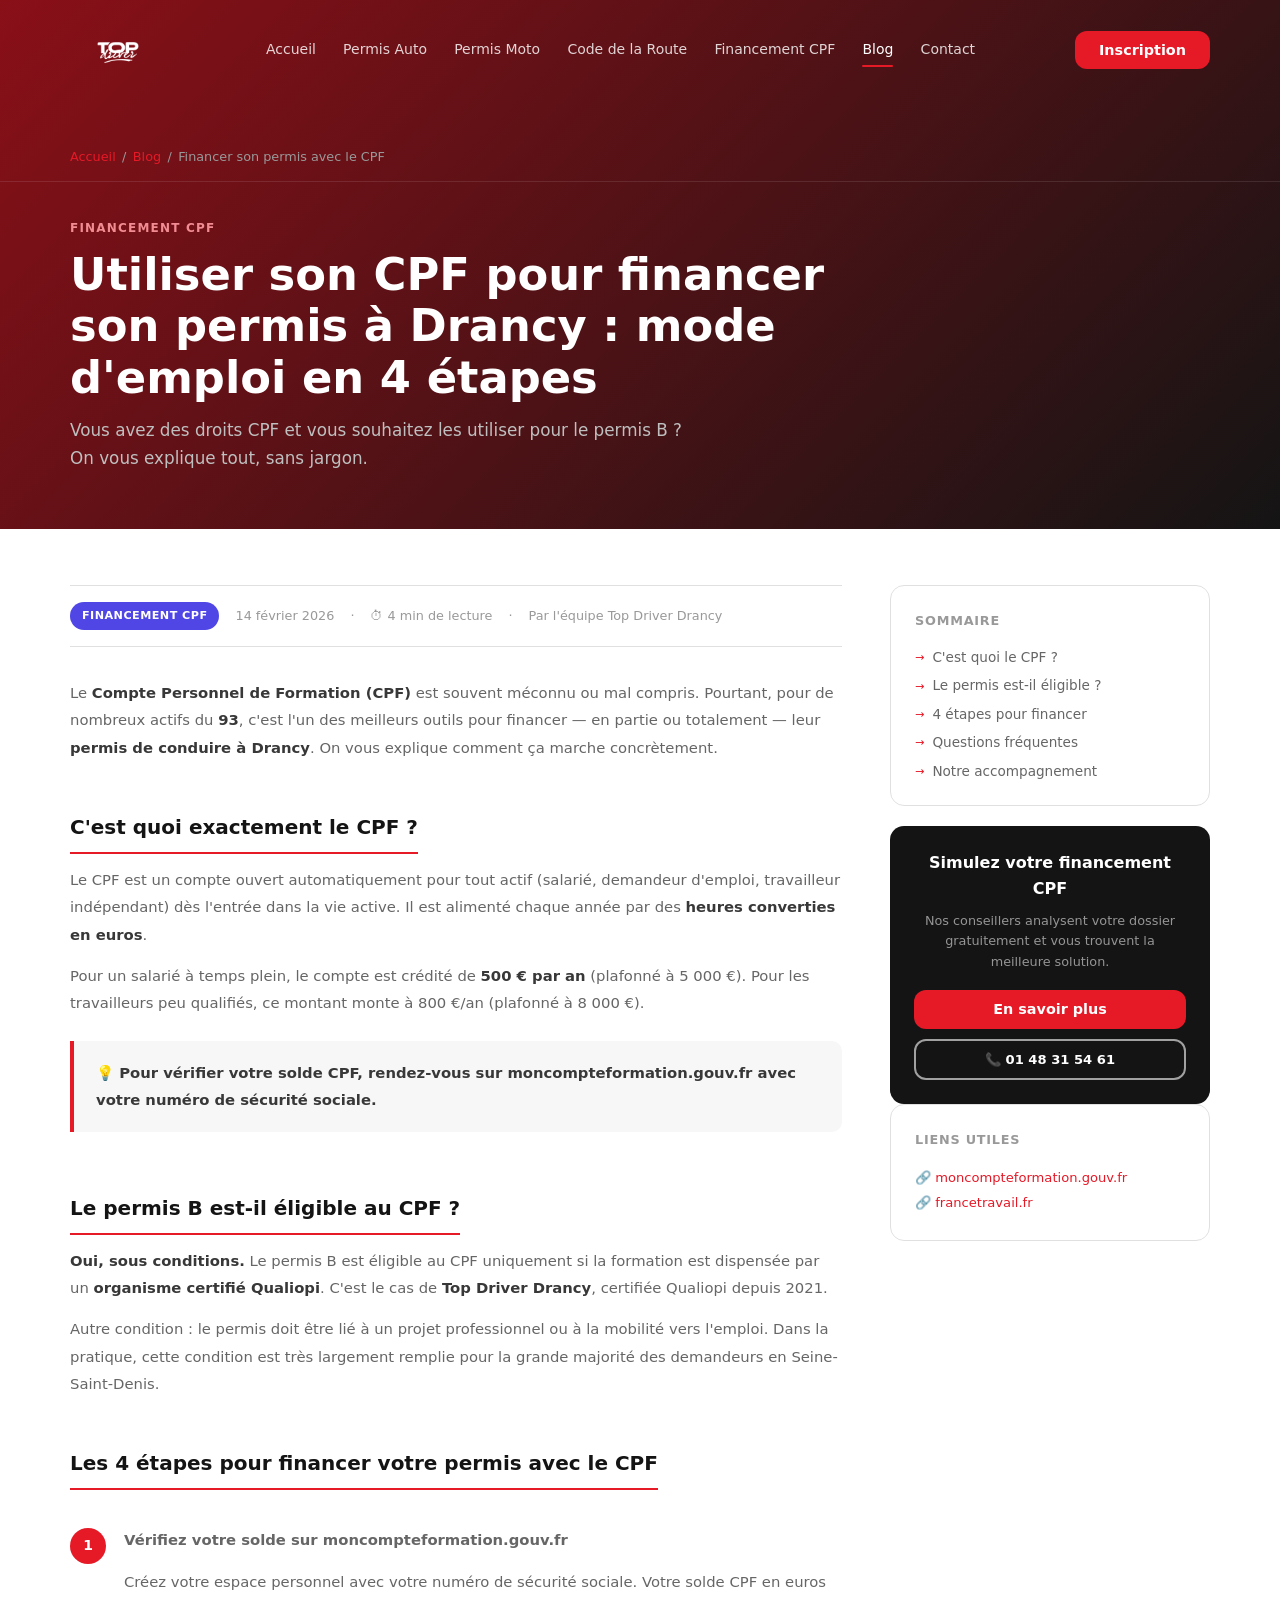
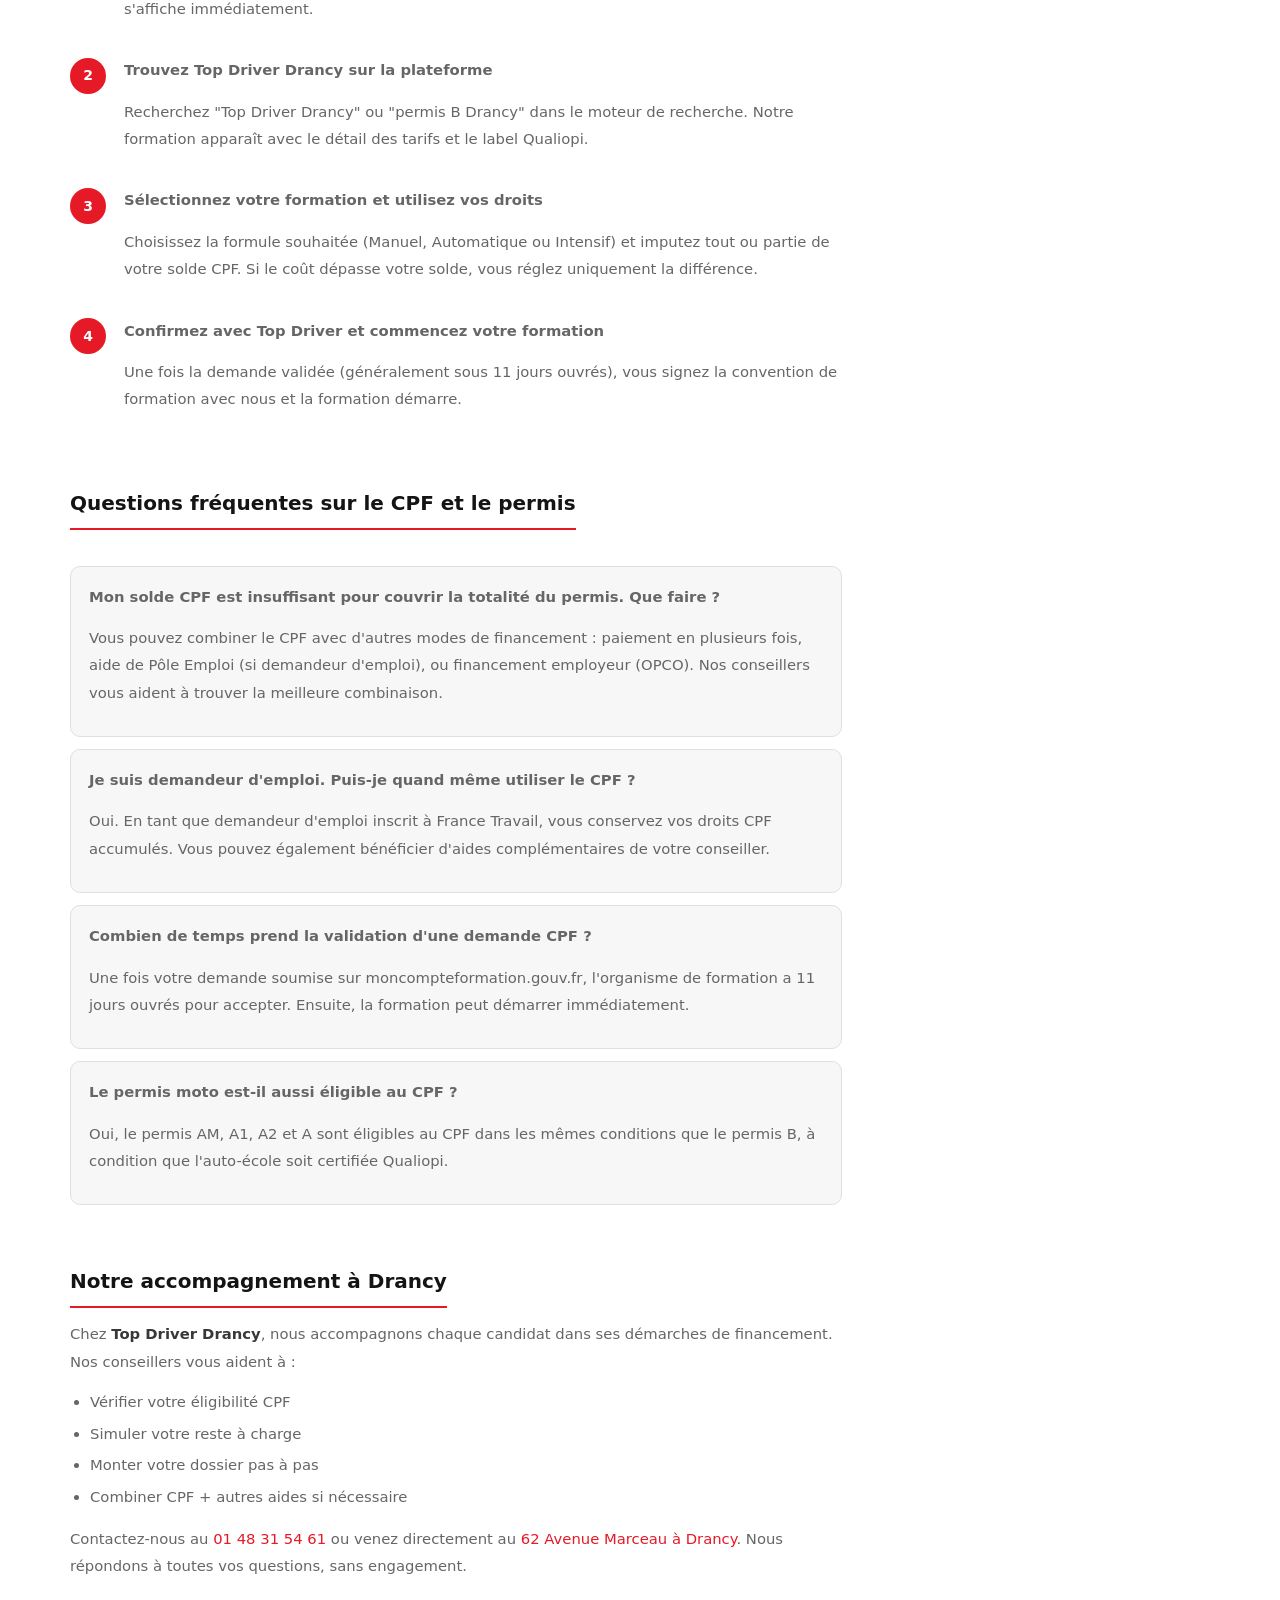
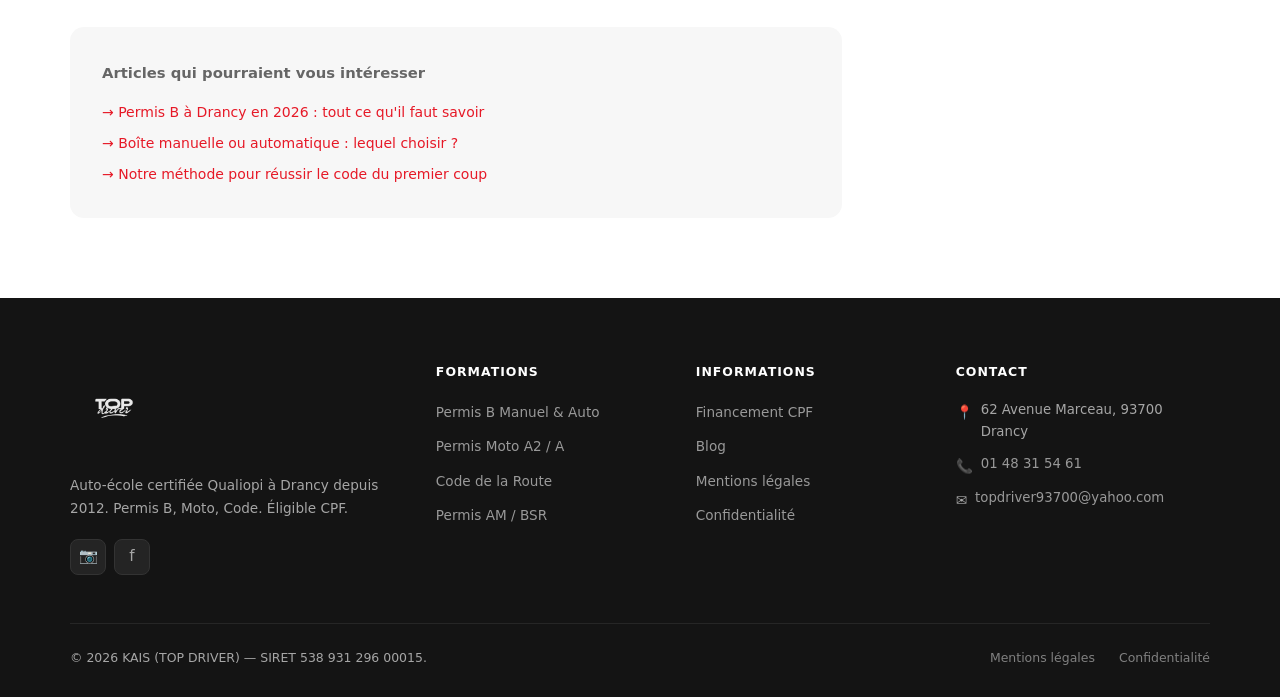
<file: blog/financer-permis-cpf-drancy.html>
<!DOCTYPE html>
<html lang="fr">
<head>
  <meta charset="UTF-8" />
  <meta name="viewport" content="width=device-width, initial-scale=1.0" />
  <meta name="description" content="Comment utiliser son CPF pour financer le permis de conduire à Drancy ? Mode d'emploi complet en 4 étapes, conditions d'éligibilité et démarches simplifiées par Top Driver." />
  <meta name="robots" content="index, follow" />
  <link rel="canonical" href="../blog/financer-permis-cpf-drancy.html" />
  <meta property="og:title" content="Financer son permis avec le CPF à Drancy : mode d'emploi | Top Driver" />
  <meta property="og:description" content="Utilisez votre Compte Personnel de Formation pour payer votre permis B à Drancy. Guide étape par étape par l'auto-école Top Driver, certifiée Qualiopi." />
  <meta property="og:type" content="article" />
  <title>Financer son permis avec le CPF à Drancy : mode d'emploi | Top Driver</title>
  <link rel="stylesheet" href="../css/style.css" />

  <script type="application/ld+json">
  {
    "@context": "https://schema.org",
    "@type": "BlogPosting",
    "headline": "Utiliser son CPF pour financer le permis de conduire à Drancy : mode d'emploi complet",
    "description": "Guide complet pour financer son permis B via le CPF à Drancy avec l'auto-école Top Driver certifiée Qualiopi.",
    "datePublished": "2026-02-14",
    "dateModified": "2026-02-14",
    "author": { "@type": "Organization", "name": "Top Driver Drancy" },
    "publisher": { "@type": "Organization", "name": "Top Driver Drancy" }
  }
  </script>

  <style>
    .article-layout { display:grid; grid-template-columns:1fr 320px; gap:3rem; padding-block:3.5rem 5rem; align-items:start; }
    .article-body h2 { font-size:1.25rem; font-weight:800; color:var(--black); margin:2.25rem 0 .75rem; padding-bottom:.5rem; border-bottom:2px solid var(--red); display:inline-block; }
    .article-body h3 { font-size:1rem; font-weight:700; color:var(--black); margin:1.5rem 0 .5rem; }
    .article-body p { font-size:.925rem; color:var(--gray-600); line-height:1.85; margin-bottom:.875rem; }
    .article-body ul, .article-body ol { margin:.5rem 0 1rem 1.25rem; display:flex; flex-direction:column; gap:.4rem; }
    .article-body li { font-size:.925rem; color:var(--gray-600); line-height:1.7; list-style:disc; }
    .article-body ol li { list-style:decimal; }
    .article-body a { color:var(--red); }
    .article-body a:hover { text-decoration:underline; }
    .article-body strong { color:var(--gray-800); }
    .article-highlight { background:var(--off-white); border-left:4px solid var(--red); border-radius:0 10px 10px 0; padding:1.125rem 1.375rem; margin:1.5rem 0; }
    .article-highlight p { margin:0; font-weight:600; color:var(--gray-800); }
    .step-list { display:flex; flex-direction:column; gap:1.25rem; margin:1.5rem 0; }
    .step-item { display:flex; gap:1.125rem; align-items:flex-start; }
    .step-num { width:36px; height:36px; border-radius:50%; background:var(--red); color:var(--white); font-size:.875rem; font-weight:800; display:flex; align-items:center; justify-content:center; flex-shrink:0; margin-top:.1rem; }
    .step-content__title { font-size:.95rem; font-weight:700; color:var(--black); margin-bottom:.3rem; }
    .step-content__desc { font-size:.875rem; color:var(--gray-600); line-height:1.7; }
    .faq-mini { display:flex; flex-direction:column; gap:.75rem; margin:1.5rem 0; }
    .faq-mini-item { background:var(--off-white); border-radius:10px; padding:1rem 1.125rem; border:1px solid var(--gray-200); }
    .faq-mini-item__q { font-size:.875rem; font-weight:700; color:var(--black); margin-bottom:.3rem; }
    .faq-mini-item__a { font-size:.85rem; color:var(--gray-600); line-height:1.7; }
    .article-meta-bar { display:flex; align-items:center; gap:1rem; flex-wrap:wrap; padding-block:1rem; border-block:1px solid var(--gray-200); margin-bottom:2rem; font-size:.8rem; color:var(--gray-400); }
    .article-meta-bar .badge { padding:.3rem .75rem; border-radius:999px; font-size:.7rem; font-weight:700; letter-spacing:.04em; text-transform:uppercase; background:#4f46e5; color:#fff; }
    .article-sidebar { position:sticky; top:120px; }
    .sidebar-card { background:var(--white); border:1px solid var(--gray-200); border-radius:14px; padding:1.5rem; margin-bottom:1.25rem; }
    .sidebar-card__title { font-size:.8rem; font-weight:800; letter-spacing:.06em; text-transform:uppercase; color:var(--gray-400); margin-bottom:1rem; }
    .sidebar-toc { list-style:none; display:flex; flex-direction:column; gap:.5rem; }
    .sidebar-toc li a { font-size:.85rem; color:var(--gray-600); text-decoration:none; display:flex; gap:.5rem; align-items:flex-start; line-height:1.5; transition:color .2s; }
    .sidebar-toc li a:hover { color:var(--red); }
    .sidebar-toc li a::before { content:"→"; color:var(--red); font-size:.7rem; margin-top:.2rem; flex-shrink:0; }
    .sidebar-cta { background:var(--black); border-radius:14px; padding:1.5rem; text-align:center; }
    .sidebar-cta__title { font-size:1rem; font-weight:800; color:var(--white); margin-bottom:.5rem; }
    .sidebar-cta__sub { font-size:.8rem; color:rgba(255,255,255,.55); margin-bottom:1.125rem; line-height:1.6; }
    .article-related { padding:2rem; background:var(--off-white); border-radius:14px; margin-top:3rem; }
    .article-related__title { font-size:1rem; font-weight:800; color:var(--black); margin-bottom:1rem; }
    .article-related__links { display:flex; flex-direction:column; gap:.5rem; }
    .article-related__link { font-size:.875rem; color:var(--red); text-decoration:none; }
    .article-related__link:hover { text-decoration:underline; }
    @media (max-width:900px) { .article-layout { grid-template-columns:1fr; } .article-sidebar { position:static; } }
  </style>
</head>
<body>

<header class="site-header" role="banner">
  <div class="container site-header__inner">
    <a href="../index.html" class="site-header__logo" aria-label="Top Driver Drancy — Accueil">
      <img src="../assets/logo-topdriver.png" alt="Top Driver — Auto-École Drancy" width="240" height="90" />
    </a>
    <nav class="site-nav" aria-label="Navigation principale">
      <a href="../index.html" class="site-nav__link">Accueil</a>
      <a href="../permis-auto.html" class="site-nav__link">Permis Auto</a>
      <a href="../permis-moto.html" class="site-nav__link">Permis Moto</a>
      <a href="../code-route.html" class="site-nav__link">Code de la Route</a>
      <a href="../financement-cpf.html" class="site-nav__link">Financement CPF</a>
      <a href="../blog.html" class="site-nav__link is-active">Blog</a>
      <a href="../contact.html" class="site-nav__link">Contact</a>
    </nav>
    <div class="site-header__cta"><a href="../contact.html" class="btn btn--primary">Inscription</a></div>
    <button class="nav-toggle" id="nav-toggle-btn" aria-controls="mobile-nav" aria-expanded="false" aria-label="Ouvrir le menu">
      <span class="nav-toggle__bar" aria-hidden="true"></span>
      <span class="nav-toggle__bar" aria-hidden="true"></span>
      <span class="nav-toggle__bar" aria-hidden="true"></span>
    </button>
  </div>
</header>

<nav class="mobile-nav" id="mobile-nav" aria-label="Navigation mobile" aria-hidden="true">
  <ul class="mobile-nav__list">
    <li><a href="../index.html" class="mobile-nav__link">Accueil</a></li>
    <li><a href="../permis-auto.html" class="mobile-nav__link">Permis Auto</a></li>
    <li><a href="../permis-moto.html" class="mobile-nav__link">Permis Moto</a></li>
    <li><a href="../code-route.html" class="mobile-nav__link">Code de la Route</a></li>
    <li><a href="../financement-cpf.html" class="mobile-nav__link">Financement CPF</a></li>
    <li><a href="../blog.html" class="mobile-nav__link is-active">Blog</a></li>
    <li><a href="../contact.html" class="mobile-nav__link">Contact</a></li>
  </ul>
  <a href="../contact.html" class="btn btn--primary" style="width:100%;justify-content:center;">Inscription</a>
</nav>

<main>

  <section class="page-hero" aria-labelledby="article-title">
    <div class="breadcrumb" style="background:transparent;border-bottom-color:rgba(255,255,255,.1);">
      <div class="container">
        <ol class="breadcrumb__list" aria-label="Fil d'Ariane">
          <li class="breadcrumb__item"><a href="../index.html">Accueil</a></li>
          <li class="breadcrumb__sep" aria-hidden="true">/</li>
          <li class="breadcrumb__item"><a href="../blog.html">Blog</a></li>
          <li class="breadcrumb__sep" aria-hidden="true">/</li>
          <li class="breadcrumb__item" aria-current="page">Financer son permis avec le CPF</li>
        </ol>
      </div>
    </div>
    <div class="container" style="padding-top:2rem;">
      <span class="eyebrow page-hero__eyebrow">Financement CPF</span>
      <h1 class="page-hero__title" id="article-title" style="max-width:780px;">
        Utiliser son CPF pour financer son permis à Drancy : mode d'emploi en 4 étapes
      </h1>
      <p class="page-hero__sub" style="max-width:620px;">
        Vous avez des droits CPF et vous souhaitez les utiliser pour le permis B ? On vous explique tout, sans jargon.
      </p>
    </div>
  </section>

  <section aria-label="Contenu de l'article">
    <div class="container">
      <div class="article-layout">

        <article class="article-body">

          <div class="article-meta-bar">
            <span class="badge">Financement CPF</span>
            <time datetime="2026-02-14">14 février 2026</time>
            <span>·</span>
            <span>⏱ 4 min de lecture</span>
            <span>·</span>
            <span>Par l'équipe Top Driver Drancy</span>
          </div>

          <p>
            Le <strong>Compte Personnel de Formation (CPF)</strong> est souvent méconnu ou mal compris.
            Pourtant, pour de nombreux actifs du <strong>93</strong>, c'est l'un des meilleurs outils
            pour financer — en partie ou totalement — leur <strong>permis de conduire à Drancy</strong>.
            On vous explique comment ça marche concrètement.
          </p>

          <h2 id="cest-quoi">C'est quoi exactement le CPF ?</h2>
          <p>
            Le CPF est un compte ouvert automatiquement pour tout actif (salarié, demandeur d'emploi,
            travailleur indépendant) dès l'entrée dans la vie active. Il est alimenté chaque année
            par des <strong>heures converties en euros</strong>.
          </p>
          <p>
            Pour un salarié à temps plein, le compte est crédité de <strong>500 € par an</strong>
            (plafonné à 5 000 €). Pour les travailleurs peu qualifiés, ce montant monte à 800 €/an
            (plafonné à 8 000 €).
          </p>

          <div class="article-highlight">
            <p>💡 Pour vérifier votre solde CPF, rendez-vous sur <strong>moncompteformation.gouv.fr</strong> avec votre numéro de sécurité sociale.</p>
          </div>

          <h2 id="eligible">Le permis B est-il éligible au CPF ?</h2>
          <p>
            <strong>Oui, sous conditions.</strong> Le permis B est éligible au CPF uniquement si la formation
            est dispensée par un <strong>organisme certifié Qualiopi</strong>. C'est le cas de
            <strong>Top Driver Drancy</strong>, certifiée Qualiopi depuis 2021.
          </p>
          <p>
            Autre condition : le permis doit être lié à un projet professionnel ou à la mobilité
            vers l'emploi. Dans la pratique, cette condition est très largement remplie pour
            la grande majorité des demandeurs en Seine-Saint-Denis.
          </p>

          <h2 id="etapes">Les 4 étapes pour financer votre permis avec le CPF</h2>

          <div class="step-list">
            <div class="step-item">
              <span class="step-num">1</span>
              <div class="step-content">
                <p class="step-content__title">Vérifiez votre solde sur moncompteformation.gouv.fr</p>
                <p class="step-content__desc">Créez votre espace personnel avec votre numéro de sécurité sociale. Votre solde CPF en euros s'affiche immédiatement.</p>
              </div>
            </div>
            <div class="step-item">
              <span class="step-num">2</span>
              <div class="step-content">
                <p class="step-content__title">Trouvez Top Driver Drancy sur la plateforme</p>
                <p class="step-content__desc">Recherchez "Top Driver Drancy" ou "permis B Drancy" dans le moteur de recherche. Notre formation apparaît avec le détail des tarifs et le label Qualiopi.</p>
              </div>
            </div>
            <div class="step-item">
              <span class="step-num">3</span>
              <div class="step-content">
                <p class="step-content__title">Sélectionnez votre formation et utilisez vos droits</p>
                <p class="step-content__desc">Choisissez la formule souhaitée (Manuel, Automatique ou Intensif) et imputez tout ou partie de votre solde CPF. Si le coût dépasse votre solde, vous réglez uniquement la différence.</p>
              </div>
            </div>
            <div class="step-item">
              <span class="step-num">4</span>
              <div class="step-content">
                <p class="step-content__title">Confirmez avec Top Driver et commencez votre formation</p>
                <p class="step-content__desc">Une fois la demande validée (généralement sous 11 jours ouvrés), vous signez la convention de formation avec nous et la formation démarre.</p>
              </div>
            </div>
          </div>

          <h2 id="faq">Questions fréquentes sur le CPF et le permis</h2>

          <div class="faq-mini">
            <div class="faq-mini-item">
              <p class="faq-mini-item__q">Mon solde CPF est insuffisant pour couvrir la totalité du permis. Que faire ?</p>
              <p class="faq-mini-item__a">Vous pouvez combiner le CPF avec d'autres modes de financement : paiement en plusieurs fois, aide de Pôle Emploi (si demandeur d'emploi), ou financement employeur (OPCO). Nos conseillers vous aident à trouver la meilleure combinaison.</p>
            </div>
            <div class="faq-mini-item">
              <p class="faq-mini-item__q">Je suis demandeur d'emploi. Puis-je quand même utiliser le CPF ?</p>
              <p class="faq-mini-item__a">Oui. En tant que demandeur d'emploi inscrit à France Travail, vous conservez vos droits CPF accumulés. Vous pouvez également bénéficier d'aides complémentaires de votre conseiller.</p>
            </div>
            <div class="faq-mini-item">
              <p class="faq-mini-item__q">Combien de temps prend la validation d'une demande CPF ?</p>
              <p class="faq-mini-item__a">Une fois votre demande soumise sur moncompteformation.gouv.fr, l'organisme de formation a 11 jours ouvrés pour accepter. Ensuite, la formation peut démarrer immédiatement.</p>
            </div>
            <div class="faq-mini-item">
              <p class="faq-mini-item__q">Le permis moto est-il aussi éligible au CPF ?</p>
              <p class="faq-mini-item__a">Oui, le permis AM, A1, A2 et A sont éligibles au CPF dans les mêmes conditions que le permis B, à condition que l'auto-école soit certifiée Qualiopi.</p>
            </div>
          </div>

          <h2 id="accompagnement">Notre accompagnement à Drancy</h2>
          <p>
            Chez <strong>Top Driver Drancy</strong>, nous accompagnons chaque candidat dans ses démarches
            de financement. Nos conseillers vous aident à :
          </p>
          <ul>
            <li>Vérifier votre éligibilité CPF</li>
            <li>Simuler votre reste à charge</li>
            <li>Monter votre dossier pas à pas</li>
            <li>Combiner CPF + autres aides si nécessaire</li>
          </ul>
          <p>
            Contactez-nous au <a href="tel:+33148315461">01 48 31 54 61</a> ou venez directement
            au <a href="../contact.html">62 Avenue Marceau à Drancy</a>. Nous répondons à toutes
            vos questions, sans engagement.
          </p>

          <div class="article-related">
            <p class="article-related__title">Articles qui pourraient vous intéresser</p>
            <div class="article-related__links">
              <a href="permis-b-drancy-2026.html" class="article-related__link">→ Permis B à Drancy en 2026 : tout ce qu'il faut savoir</a>
              <a href="permis-manuel-ou-automatique-drancy.html" class="article-related__link">→ Boîte manuelle ou automatique : lequel choisir ?</a>
              <a href="reussir-code-route-drancy.html" class="article-related__link">→ Notre méthode pour réussir le code du premier coup</a>
            </div>
          </div>

        </article>

        <aside class="article-sidebar" aria-label="Sommaire">
          <div class="sidebar-card">
            <p class="sidebar-card__title">Sommaire</p>
            <ul class="sidebar-toc">
              <li><a href="#cest-quoi">C'est quoi le CPF ?</a></li>
              <li><a href="#eligible">Le permis est-il éligible ?</a></li>
              <li><a href="#etapes">4 étapes pour financer</a></li>
              <li><a href="#faq">Questions fréquentes</a></li>
              <li><a href="#accompagnement">Notre accompagnement</a></li>
            </ul>
          </div>

          <div class="sidebar-cta">
            <p class="sidebar-cta__title">Simulez votre financement CPF</p>
            <p class="sidebar-cta__sub">Nos conseillers analysent votre dossier gratuitement et vous trouvent la meilleure solution.</p>
            <a href="../financement-cpf.html" class="btn btn--primary" style="width:100%;justify-content:center;margin-bottom:.625rem;">En savoir plus</a>
            <a href="tel:+33148315461" class="btn btn--outline" style="width:100%;justify-content:center;font-size:.82rem;">📞 01 48 31 54 61</a>
          </div>

          <div class="sidebar-card">
            <p class="sidebar-card__title">Liens utiles</p>
            <p style="font-size:.82rem;color:var(--gray-600);line-height:1.9;margin:0;">
              🔗 <a href="https://www.moncompteformation.gouv.fr" target="_blank" rel="noopener" style="color:var(--red);">moncompteformation.gouv.fr</a><br />
              🔗 <a href="https://www.francetravail.fr" target="_blank" rel="noopener" style="color:var(--red);">francetravail.fr</a>
            </p>
          </div>
        </aside>

      </div>
    </div>
  </section>

</main>

<footer class="site-footer" role="contentinfo">
  <div class="container">
    <div class="site-footer__grid">
      <div>
        <a href="../index.html" class="site-footer__logo" aria-label="Accueil">
          <img src="../assets/logo-topdriver.png" alt="Top Driver Drancy" width="220" height="88" />
        </a>
        <p class="site-footer__tagline">Auto-école certifiée Qualiopi à Drancy depuis 2012. Permis B, Moto, Code. Éligible CPF.</p>
        <div class="site-footer__social">
          <a href="https://www.instagram.com/topdriverdrancy/" class="site-footer__social-link" aria-label="Instagram" target="_blank" rel="noopener">📷</a>
          <a href="https://www.facebook.com/TopDriverDrancy/" class="site-footer__social-link" aria-label="Facebook" target="_blank" rel="noopener">f</a>
        </div>
      </div>
      <div>
        <p class="site-footer__col-title">Formations</p>
        <ul class="site-footer__links">
          <li><a href="../permis-auto.html" class="site-footer__link">Permis B Manuel &amp; Auto</a></li>
          <li><a href="../permis-moto.html" class="site-footer__link">Permis Moto A2 / A</a></li>
          <li><a href="../code-route.html" class="site-footer__link">Code de la Route</a></li>
          <li><a href="../permis-moto.html" class="site-footer__link">Permis AM / BSR</a></li>
        </ul>
      </div>
      <div>
        <p class="site-footer__col-title">Informations</p>
        <ul class="site-footer__links">
          <li><a href="../financement-cpf.html" class="site-footer__link">Financement CPF</a></li>
          <li><a href="../blog.html" class="site-footer__link">Blog</a></li>
          <li><a href="../mentions-legales.html" class="site-footer__link">Mentions légales</a></li>
          <li><a href="../politique-confidentialite.html" class="site-footer__link">Confidentialité</a></li>
        </ul>
      </div>
      <div>
        <p class="site-footer__col-title">Contact</p>
        <div class="site-footer__contact-item"><span class="site-footer__contact-icon" aria-hidden="true">📍</span><span>62 Avenue Marceau, 93700 Drancy</span></div>
        <div class="site-footer__contact-item"><span class="site-footer__contact-icon" aria-hidden="true">📞</span><a href="tel:+33148315461">01 48 31 54 61</a></div>
        <div class="site-footer__contact-item"><span class="site-footer__contact-icon" aria-hidden="true">✉️</span><a href="mailto:topdriver93700@yahoo.com">topdriver93700@yahoo.com</a></div>
      </div>
    </div>
    <div class="site-footer__bottom">
      <p class="site-footer__copy">© <span id="footer-year">2024</span> KAIS (TOP DRIVER) — SIRET 538 931 296 00015.</p>
      <nav class="site-footer__legal" aria-label="Liens légaux">
        <a href="../mentions-legales.html">Mentions légales</a>
        <a href="../politique-confidentialite.html">Confidentialité</a>
      </nav>
    </div>
  </div>
</footer>

<script src="../js/main.js"></script>
</body>
</html>
</file>
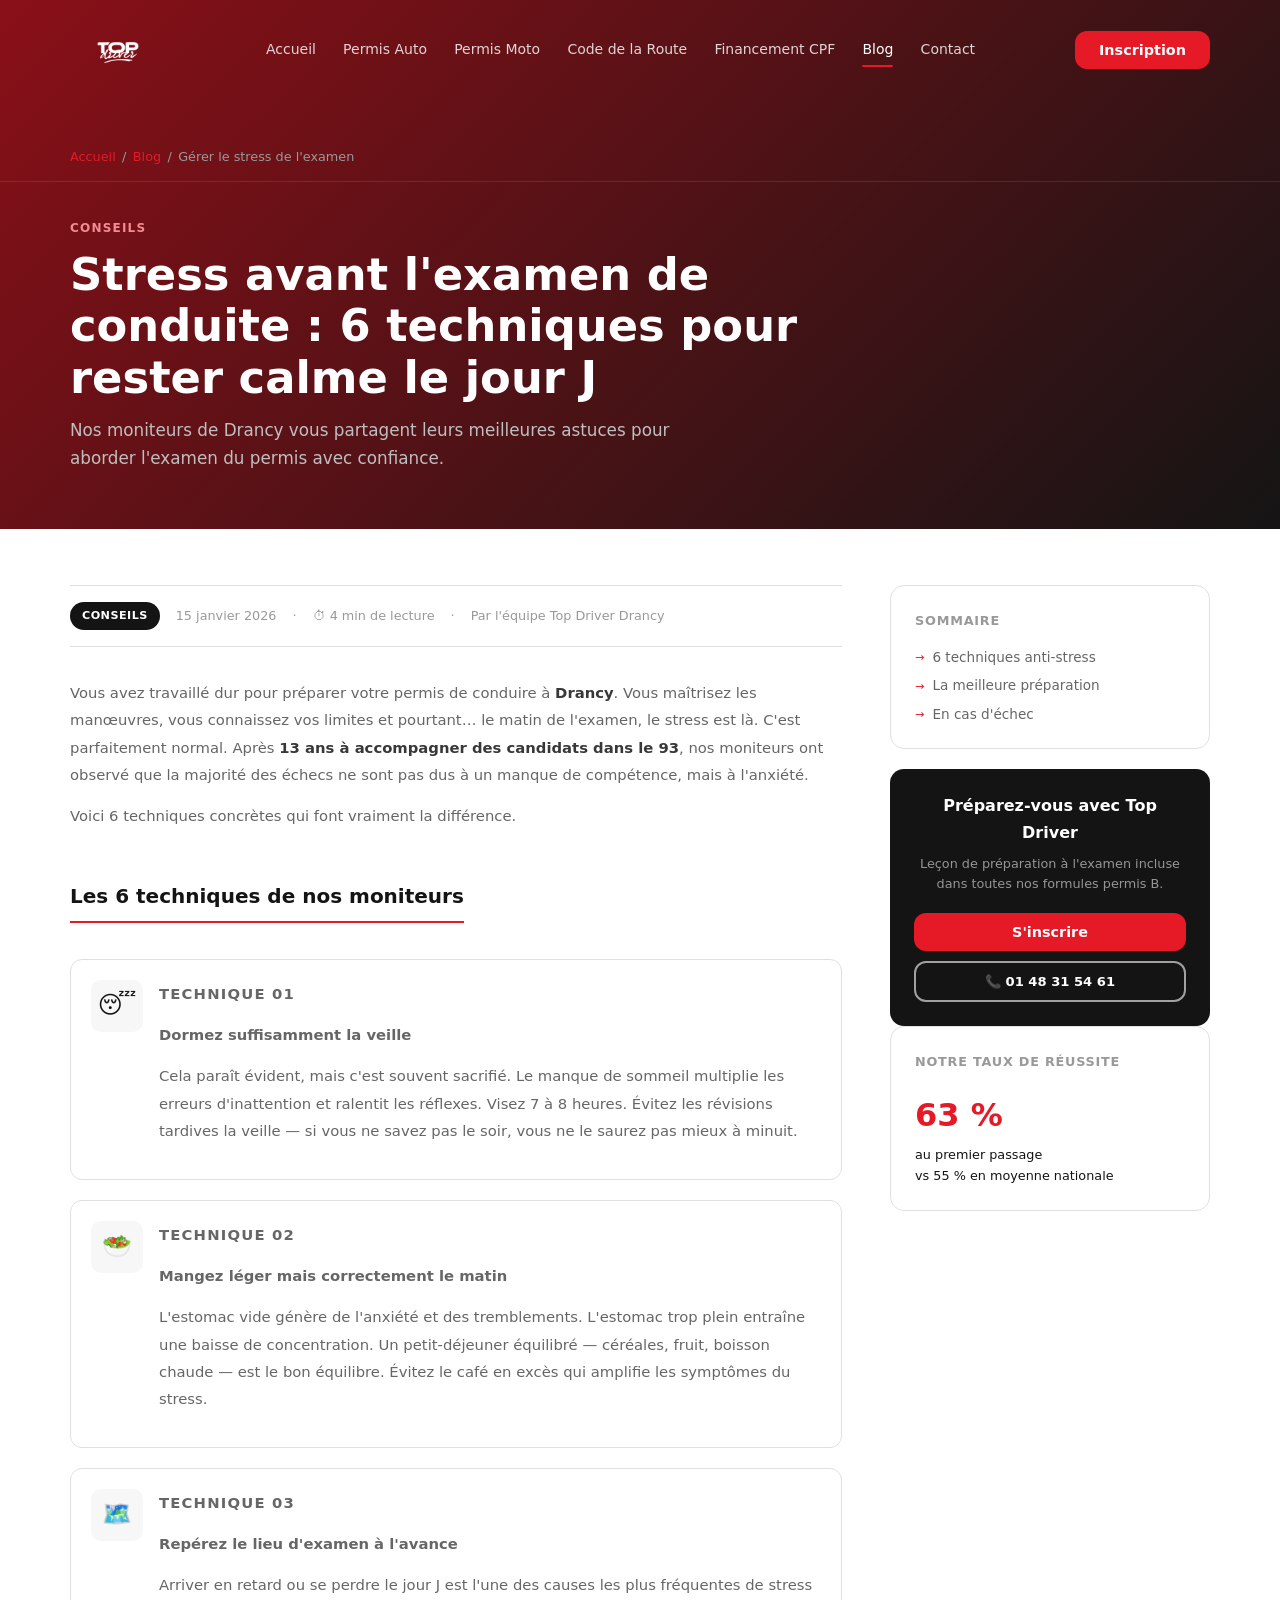
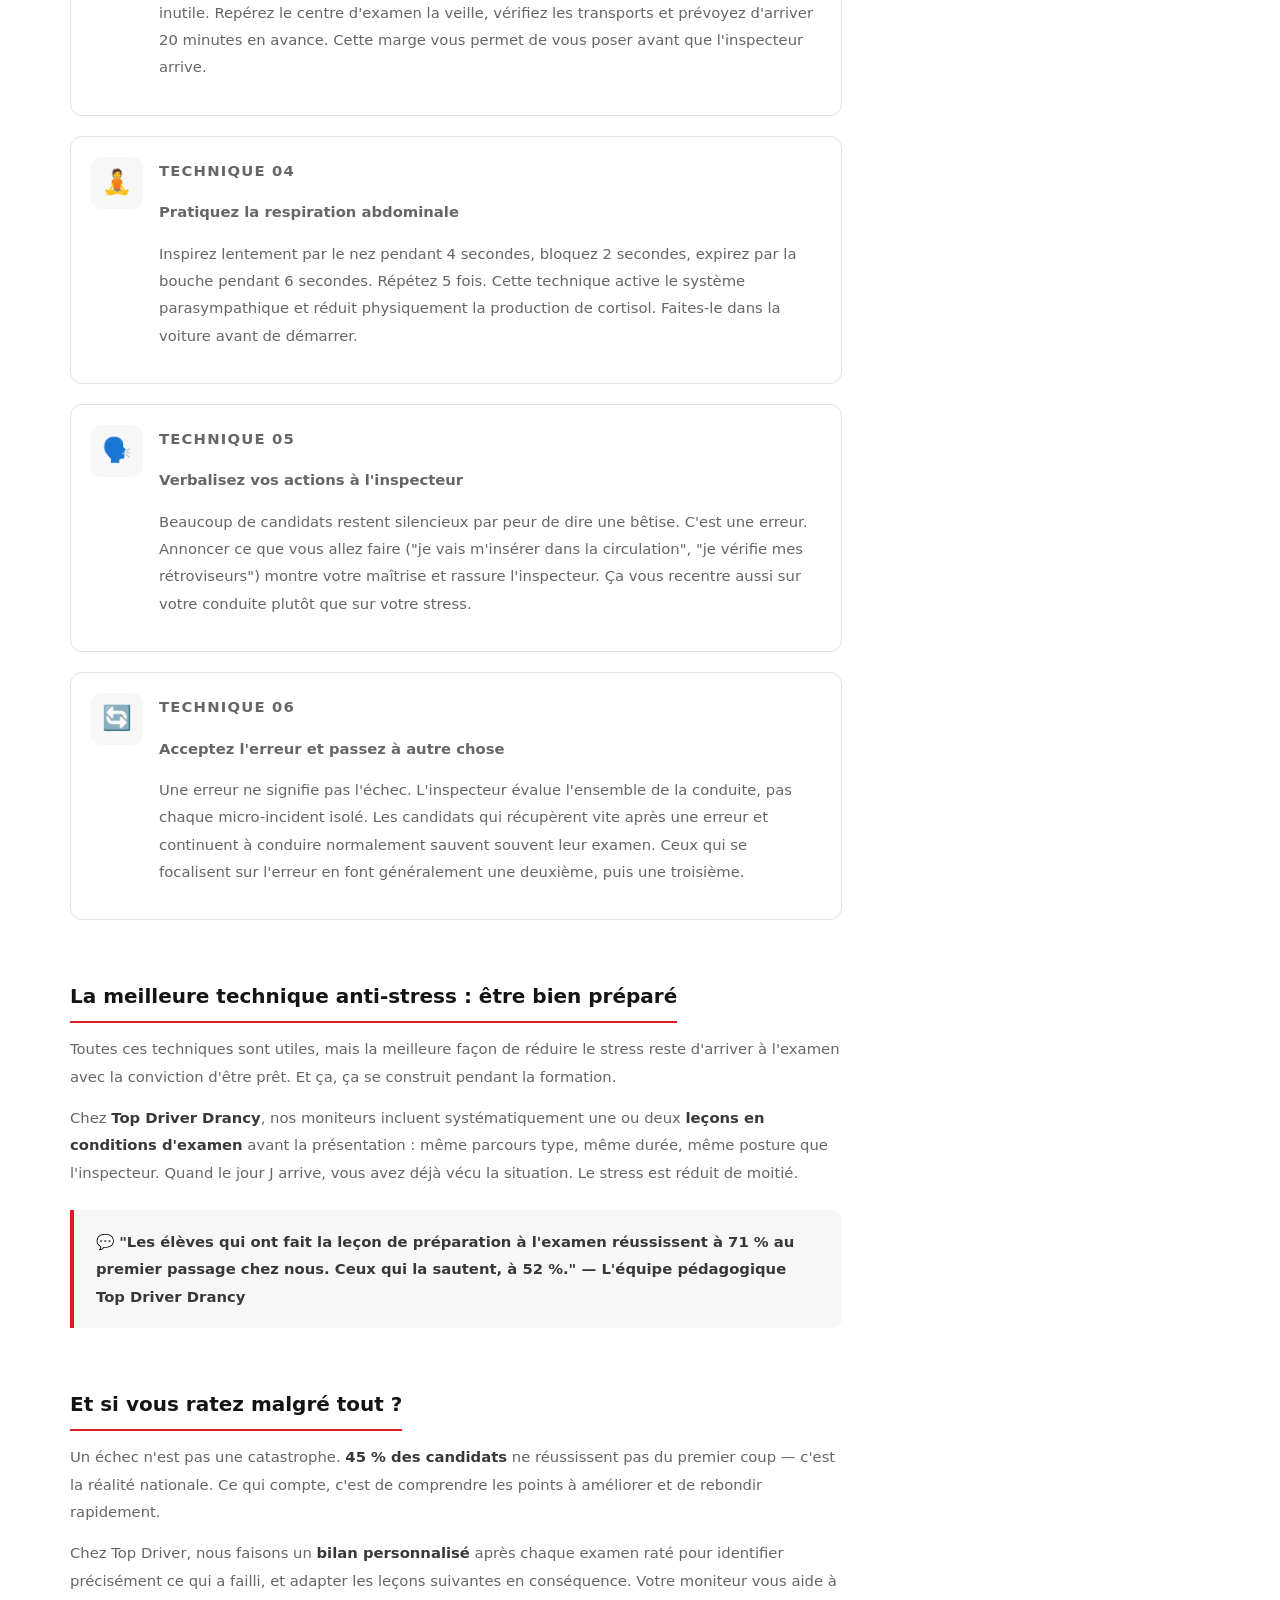
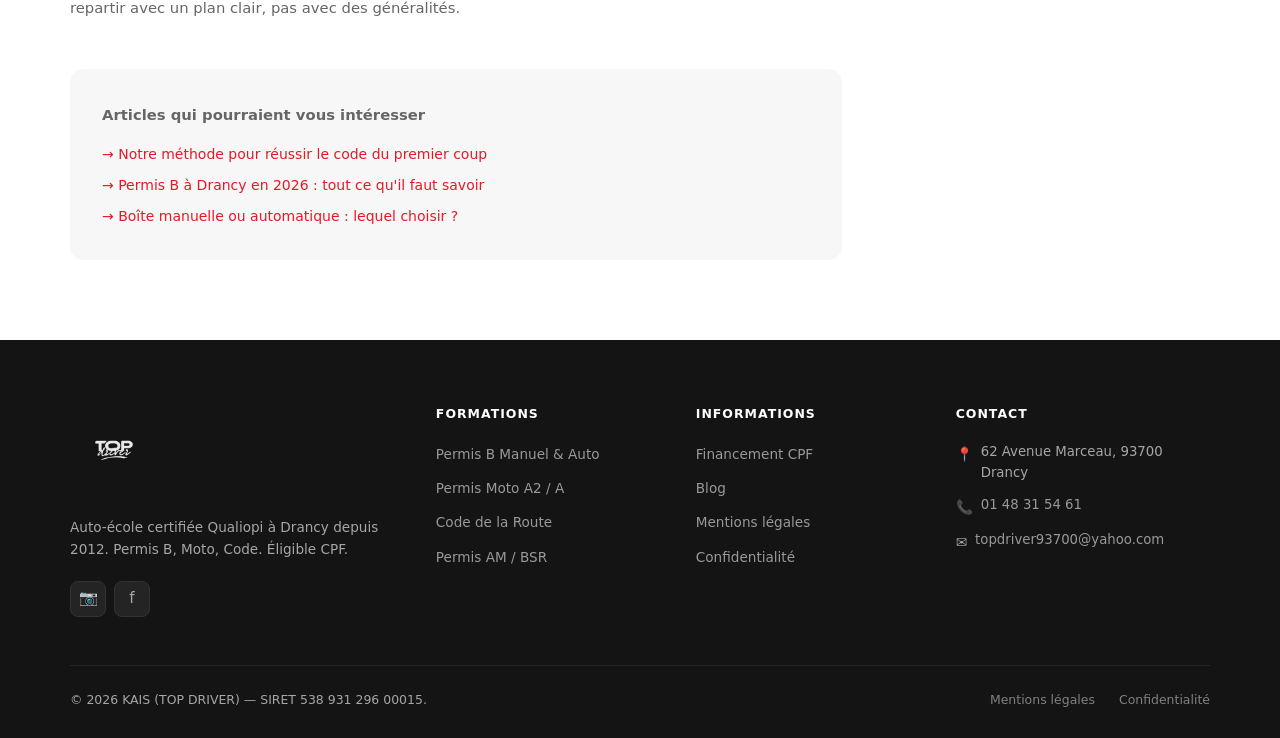
<file: blog/gerer-stress-examen-conduite.html>
<!DOCTYPE html>
<html lang="fr">
<head>
  <meta charset="UTF-8" />
  <meta name="viewport" content="width=device-width, initial-scale=1.0" />
  <meta name="description" content="Stress avant l'examen du permis de conduire ? 6 techniques concrètes pour rester calme le jour J, testées par les moniteurs de Top Driver Drancy dans le 93." />
  <meta name="robots" content="index, follow" />
  <link rel="canonical" href="../blog/gerer-stress-examen-conduite.html" />
  <meta property="og:title" content="Stress avant l'examen de conduite : 6 techniques pour rester calme | Top Driver Drancy" />
  <meta property="og:description" content="L'anxiété avant le permis de conduire est normale. Nos moniteurs de Drancy partagent 6 techniques concrètes pour aborder l'examen sereinement." />
  <meta property="og:type" content="article" />
  <title>Stress avant l'examen de conduite : 6 techniques efficaces | Top Driver Drancy</title>
  <link rel="stylesheet" href="../css/style.css" />

  <script type="application/ld+json">
  {
    "@context": "https://schema.org",
    "@type": "BlogPosting",
    "headline": "Stress avant l'examen de conduite : 6 techniques pour rester calme le jour J",
    "description": "Conseils pratiques de nos moniteurs de Drancy pour gérer l'anxiété avant l'examen du permis de conduire.",
    "datePublished": "2026-01-15",
    "dateModified": "2026-01-15",
    "author": { "@type": "Organization", "name": "Top Driver Drancy" },
    "publisher": { "@type": "Organization", "name": "Top Driver Drancy" }
  }
  </script>

  <style>
    .article-layout { display:grid; grid-template-columns:1fr 320px; gap:3rem; padding-block:3.5rem 5rem; align-items:start; }
    .article-body h2 { font-size:1.25rem; font-weight:800; color:var(--black); margin:2.25rem 0 .75rem; padding-bottom:.5rem; border-bottom:2px solid var(--red); display:inline-block; }
    .article-body h3 { font-size:1rem; font-weight:700; color:var(--black); margin:1.5rem 0 .5rem; }
    .article-body p { font-size:.925rem; color:var(--gray-600); line-height:1.85; margin-bottom:.875rem; }
    .article-body ul, .article-body ol { margin:.5rem 0 1rem 1.25rem; display:flex; flex-direction:column; gap:.4rem; }
    .article-body li { font-size:.925rem; color:var(--gray-600); line-height:1.7; list-style:disc; }
    .article-body a { color:var(--red); }
    .article-body a:hover { text-decoration:underline; }
    .article-body strong { color:var(--gray-800); }
    .article-highlight { background:var(--off-white); border-left:4px solid var(--red); border-radius:0 10px 10px 0; padding:1.125rem 1.375rem; margin:1.5rem 0; }
    .article-highlight p { margin:0; font-weight:600; color:var(--gray-800); }
    .tip-grid { display:flex; flex-direction:column; gap:1.25rem; margin:1.5rem 0; }
    .tip-item { display:grid; grid-template-columns:52px 1fr; gap:1rem; align-items:flex-start; background:var(--white); border:1px solid var(--gray-200); border-radius:12px; padding:1.25rem; }
    .tip-icon { width:52px; height:52px; border-radius:10px; background:var(--off-white); display:flex; align-items:center; justify-content:center; font-size:1.5rem; flex-shrink:0; }
    .tip-body__num { font-size:.7rem; font-weight:800; letter-spacing:.08em; text-transform:uppercase; color:var(--red); margin-bottom:.2rem; }
    .tip-body__title { font-size:.95rem; font-weight:700; color:var(--black); margin-bottom:.35rem; }
    .tip-body__desc { font-size:.85rem; color:var(--gray-600); line-height:1.7; }
    .article-meta-bar { display:flex; align-items:center; gap:1rem; flex-wrap:wrap; padding-block:1rem; border-block:1px solid var(--gray-200); margin-bottom:2rem; font-size:.8rem; color:var(--gray-400); }
    .article-meta-bar .badge { padding:.3rem .75rem; border-radius:999px; font-size:.7rem; font-weight:700; letter-spacing:.04em; text-transform:uppercase; background:var(--black); color:#fff; }
    .article-sidebar { position:sticky; top:120px; }
    .sidebar-card { background:var(--white); border:1px solid var(--gray-200); border-radius:14px; padding:1.5rem; margin-bottom:1.25rem; }
    .sidebar-card__title { font-size:.8rem; font-weight:800; letter-spacing:.06em; text-transform:uppercase; color:var(--gray-400); margin-bottom:1rem; }
    .sidebar-toc { list-style:none; display:flex; flex-direction:column; gap:.5rem; }
    .sidebar-toc li a { font-size:.85rem; color:var(--gray-600); text-decoration:none; display:flex; gap:.5rem; align-items:flex-start; line-height:1.5; transition:color .2s; }
    .sidebar-toc li a:hover { color:var(--red); }
    .sidebar-toc li a::before { content:"→"; color:var(--red); font-size:.7rem; margin-top:.2rem; flex-shrink:0; }
    .sidebar-cta { background:var(--black); border-radius:14px; padding:1.5rem; text-align:center; }
    .sidebar-cta__title { font-size:1rem; font-weight:800; color:var(--white); margin-bottom:.5rem; }
    .sidebar-cta__sub { font-size:.8rem; color:rgba(255,255,255,.55); margin-bottom:1.125rem; line-height:1.6; }
    .article-related { padding:2rem; background:var(--off-white); border-radius:14px; margin-top:3rem; }
    .article-related__title { font-size:1rem; font-weight:800; color:var(--black); margin-bottom:1rem; }
    .article-related__links { display:flex; flex-direction:column; gap:.5rem; }
    .article-related__link { font-size:.875rem; color:var(--red); text-decoration:none; }
    .article-related__link:hover { text-decoration:underline; }
    @media (max-width:900px) { .article-layout { grid-template-columns:1fr; } .article-sidebar { position:static; } .tip-item { grid-template-columns:1fr; } }
  </style>
</head>
<body>

<header class="site-header" role="banner">
  <div class="container site-header__inner">
    <a href="../index.html" class="site-header__logo" aria-label="Top Driver Drancy — Accueil">
      <img src="../assets/logo-topdriver.png" alt="Top Driver — Auto-École Drancy" width="240" height="90" />
    </a>
    <nav class="site-nav" aria-label="Navigation principale">
      <a href="../index.html" class="site-nav__link">Accueil</a>
      <a href="../permis-auto.html" class="site-nav__link">Permis Auto</a>
      <a href="../permis-moto.html" class="site-nav__link">Permis Moto</a>
      <a href="../code-route.html" class="site-nav__link">Code de la Route</a>
      <a href="../financement-cpf.html" class="site-nav__link">Financement CPF</a>
      <a href="../blog.html" class="site-nav__link is-active">Blog</a>
      <a href="../contact.html" class="site-nav__link">Contact</a>
    </nav>
    <div class="site-header__cta"><a href="../contact.html" class="btn btn--primary">Inscription</a></div>
    <button class="nav-toggle" id="nav-toggle-btn" aria-controls="mobile-nav" aria-expanded="false" aria-label="Ouvrir le menu">
      <span class="nav-toggle__bar" aria-hidden="true"></span>
      <span class="nav-toggle__bar" aria-hidden="true"></span>
      <span class="nav-toggle__bar" aria-hidden="true"></span>
    </button>
  </div>
</header>

<nav class="mobile-nav" id="mobile-nav" aria-label="Navigation mobile" aria-hidden="true">
  <ul class="mobile-nav__list">
    <li><a href="../index.html" class="mobile-nav__link">Accueil</a></li>
    <li><a href="../permis-auto.html" class="mobile-nav__link">Permis Auto</a></li>
    <li><a href="../permis-moto.html" class="mobile-nav__link">Permis Moto</a></li>
    <li><a href="../code-route.html" class="mobile-nav__link">Code de la Route</a></li>
    <li><a href="../financement-cpf.html" class="mobile-nav__link">Financement CPF</a></li>
    <li><a href="../blog.html" class="mobile-nav__link is-active">Blog</a></li>
    <li><a href="../contact.html" class="mobile-nav__link">Contact</a></li>
  </ul>
  <a href="../contact.html" class="btn btn--primary" style="width:100%;justify-content:center;">Inscription</a>
</nav>

<main>

  <section class="page-hero" aria-labelledby="article-title">
    <div class="breadcrumb" style="background:transparent;border-bottom-color:rgba(255,255,255,.1);">
      <div class="container">
        <ol class="breadcrumb__list" aria-label="Fil d'Ariane">
          <li class="breadcrumb__item"><a href="../index.html">Accueil</a></li>
          <li class="breadcrumb__sep" aria-hidden="true">/</li>
          <li class="breadcrumb__item"><a href="../blog.html">Blog</a></li>
          <li class="breadcrumb__sep" aria-hidden="true">/</li>
          <li class="breadcrumb__item" aria-current="page">Gérer le stress de l'examen</li>
        </ol>
      </div>
    </div>
    <div class="container" style="padding-top:2rem;">
      <span class="eyebrow page-hero__eyebrow">Conseils</span>
      <h1 class="page-hero__title" id="article-title" style="max-width:780px;">
        Stress avant l'examen de conduite : 6 techniques pour rester calme le jour J
      </h1>
      <p class="page-hero__sub" style="max-width:620px;">
        Nos moniteurs de Drancy vous partagent leurs meilleures astuces pour aborder l'examen du permis avec confiance.
      </p>
    </div>
  </section>

  <section aria-label="Contenu de l'article">
    <div class="container">
      <div class="article-layout">

        <article class="article-body">

          <div class="article-meta-bar">
            <span class="badge">Conseils</span>
            <time datetime="2026-01-15">15 janvier 2026</time>
            <span>·</span>
            <span>⏱ 4 min de lecture</span>
            <span>·</span>
            <span>Par l'équipe Top Driver Drancy</span>
          </div>

          <p>
            Vous avez travaillé dur pour préparer votre permis de conduire à <strong>Drancy</strong>.
            Vous maîtrisez les manœuvres, vous connaissez vos limites et pourtant… le matin de l'examen,
            le stress est là. C'est parfaitement normal. Après <strong>13 ans à accompagner des candidats
            dans le 93</strong>, nos moniteurs ont observé que la majorité des échecs ne sont pas dus
            à un manque de compétence, mais à l'anxiété.
          </p>
          <p>
            Voici 6 techniques concrètes qui font vraiment la différence.
          </p>

          <h2 id="techniques">Les 6 techniques de nos moniteurs</h2>

          <div class="tip-grid">

            <div class="tip-item">
              <div class="tip-icon">😴</div>
              <div class="tip-body">
                <p class="tip-body__num">Technique 01</p>
                <p class="tip-body__title">Dormez suffisamment la veille</p>
                <p class="tip-body__desc">Cela paraît évident, mais c'est souvent sacrifié. Le manque de sommeil multiplie les erreurs d'inattention et ralentit les réflexes. Visez 7 à 8 heures. Évitez les révisions tardives la veille — si vous ne savez pas le soir, vous ne le saurez pas mieux à minuit.</p>
              </div>
            </div>

            <div class="tip-item">
              <div class="tip-icon">🥗</div>
              <div class="tip-body">
                <p class="tip-body__num">Technique 02</p>
                <p class="tip-body__title">Mangez léger mais correctement le matin</p>
                <p class="tip-body__desc">L'estomac vide génère de l'anxiété et des tremblements. L'estomac trop plein entraîne une baisse de concentration. Un petit-déjeuner équilibré — céréales, fruit, boisson chaude — est le bon équilibre. Évitez le café en excès qui amplifie les symptômes du stress.</p>
              </div>
            </div>

            <div class="tip-item">
              <div class="tip-icon">🗺️</div>
              <div class="tip-body">
                <p class="tip-body__num">Technique 03</p>
                <p class="tip-body__title">Repérez le lieu d'examen à l'avance</p>
                <p class="tip-body__desc">Arriver en retard ou se perdre le jour J est l'une des causes les plus fréquentes de stress inutile. Repérez le centre d'examen la veille, vérifiez les transports et prévoyez d'arriver 20 minutes en avance. Cette marge vous permet de vous poser avant que l'inspecteur arrive.</p>
              </div>
            </div>

            <div class="tip-item">
              <div class="tip-icon">🧘</div>
              <div class="tip-body">
                <p class="tip-body__num">Technique 04</p>
                <p class="tip-body__title">Pratiquez la respiration abdominale</p>
                <p class="tip-body__desc">Inspirez lentement par le nez pendant 4 secondes, bloquez 2 secondes, expirez par la bouche pendant 6 secondes. Répétez 5 fois. Cette technique active le système parasympathique et réduit physiquement la production de cortisol. Faites-le dans la voiture avant de démarrer.</p>
              </div>
            </div>

            <div class="tip-item">
              <div class="tip-icon">🗣️</div>
              <div class="tip-body">
                <p class="tip-body__num">Technique 05</p>
                <p class="tip-body__title">Verbalisez vos actions à l'inspecteur</p>
                <p class="tip-body__desc">Beaucoup de candidats restent silencieux par peur de dire une bêtise. C'est une erreur. Annoncer ce que vous allez faire ("je vais m'insérer dans la circulation", "je vérifie mes rétroviseurs") montre votre maîtrise et rassure l'inspecteur. Ça vous recentre aussi sur votre conduite plutôt que sur votre stress.</p>
              </div>
            </div>

            <div class="tip-item">
              <div class="tip-icon">🔄</div>
              <div class="tip-body">
                <p class="tip-body__num">Technique 06</p>
                <p class="tip-body__title">Acceptez l'erreur et passez à autre chose</p>
                <p class="tip-body__desc">Une erreur ne signifie pas l'échec. L'inspecteur évalue l'ensemble de la conduite, pas chaque micro-incident isolé. Les candidats qui récupèrent vite après une erreur et continuent à conduire normalement sauvent souvent leur examen. Ceux qui se focalisent sur l'erreur en font généralement une deuxième, puis une troisième.</p>
              </div>
            </div>

          </div>

          <h2 id="preparation">La meilleure technique anti-stress : être bien préparé</h2>
          <p>
            Toutes ces techniques sont utiles, mais la meilleure façon de réduire le stress reste
            d'arriver à l'examen avec la conviction d'être prêt. Et ça, ça se construit pendant la formation.
          </p>
          <p>
            Chez <strong>Top Driver Drancy</strong>, nos moniteurs incluent systématiquement une ou
            deux <strong>leçons en conditions d'examen</strong> avant la présentation : même parcours type,
            même durée, même posture que l'inspecteur. Quand le jour J arrive, vous avez déjà
            vécu la situation. Le stress est réduit de moitié.
          </p>

          <div class="article-highlight">
            <p>💬 "Les élèves qui ont fait la leçon de préparation à l'examen réussissent à 71 % au premier passage chez nous. Ceux qui la sautent, à 52 %." — L'équipe pédagogique Top Driver Drancy</p>
          </div>

          <h2 id="apres">Et si vous ratez malgré tout ?</h2>
          <p>
            Un échec n'est pas une catastrophe. <strong>45 % des candidats</strong> ne réussissent
            pas du premier coup — c'est la réalité nationale. Ce qui compte, c'est de comprendre
            les points à améliorer et de rebondir rapidement.
          </p>
          <p>
            Chez Top Driver, nous faisons un <strong>bilan personnalisé</strong> après chaque examen
            raté pour identifier précisément ce qui a failli, et adapter les leçons suivantes en conséquence.
            Votre moniteur vous aide à repartir avec un plan clair, pas avec des généralités.
          </p>

          <div class="article-related">
            <p class="article-related__title">Articles qui pourraient vous intéresser</p>
            <div class="article-related__links">
              <a href="reussir-code-route-drancy.html" class="article-related__link">→ Notre méthode pour réussir le code du premier coup</a>
              <a href="permis-b-drancy-2026.html" class="article-related__link">→ Permis B à Drancy en 2026 : tout ce qu'il faut savoir</a>
              <a href="permis-manuel-ou-automatique-drancy.html" class="article-related__link">→ Boîte manuelle ou automatique : lequel choisir ?</a>
            </div>
          </div>

        </article>

        <aside class="article-sidebar" aria-label="Sommaire">
          <div class="sidebar-card">
            <p class="sidebar-card__title">Sommaire</p>
            <ul class="sidebar-toc">
              <li><a href="#techniques">6 techniques anti-stress</a></li>
              <li><a href="#preparation">La meilleure préparation</a></li>
              <li><a href="#apres">En cas d'échec</a></li>
            </ul>
          </div>

          <div class="sidebar-cta">
            <p class="sidebar-cta__title">Préparez-vous avec Top Driver</p>
            <p class="sidebar-cta__sub">Leçon de préparation à l'examen incluse dans toutes nos formules permis B.</p>
            <a href="../contact.html" class="btn btn--primary" style="width:100%;justify-content:center;margin-bottom:.625rem;">S'inscrire</a>
            <a href="tel:+33148315461" class="btn btn--outline" style="width:100%;justify-content:center;font-size:.82rem;">📞 01 48 31 54 61</a>
          </div>

          <div class="sidebar-card">
            <p class="sidebar-card__title">Notre taux de réussite</p>
            <p style="font-size:2rem;font-weight:900;color:var(--red);margin:0 0 .25rem;">63 %</p>
            <p style="font-size:.8rem;color:var(--gray-500);margin:0;line-height:1.6;">au premier passage<br />vs 55 % en moyenne nationale</p>
          </div>
        </aside>

      </div>
    </div>
  </section>

</main>

<footer class="site-footer" role="contentinfo">
  <div class="container">
    <div class="site-footer__grid">
      <div>
        <a href="../index.html" class="site-footer__logo" aria-label="Accueil">
          <img src="../assets/logo-topdriver.png" alt="Top Driver Drancy" width="220" height="88" />
        </a>
        <p class="site-footer__tagline">Auto-école certifiée Qualiopi à Drancy depuis 2012. Permis B, Moto, Code. Éligible CPF.</p>
        <div class="site-footer__social">
          <a href="https://www.instagram.com/topdriverdrancy/" class="site-footer__social-link" aria-label="Instagram" target="_blank" rel="noopener">📷</a>
          <a href="https://www.facebook.com/TopDriverDrancy/" class="site-footer__social-link" aria-label="Facebook" target="_blank" rel="noopener">f</a>
        </div>
      </div>
      <div>
        <p class="site-footer__col-title">Formations</p>
        <ul class="site-footer__links">
          <li><a href="../permis-auto.html" class="site-footer__link">Permis B Manuel &amp; Auto</a></li>
          <li><a href="../permis-moto.html" class="site-footer__link">Permis Moto A2 / A</a></li>
          <li><a href="../code-route.html" class="site-footer__link">Code de la Route</a></li>
          <li><a href="../permis-moto.html" class="site-footer__link">Permis AM / BSR</a></li>
        </ul>
      </div>
      <div>
        <p class="site-footer__col-title">Informations</p>
        <ul class="site-footer__links">
          <li><a href="../financement-cpf.html" class="site-footer__link">Financement CPF</a></li>
          <li><a href="../blog.html" class="site-footer__link">Blog</a></li>
          <li><a href="../mentions-legales.html" class="site-footer__link">Mentions légales</a></li>
          <li><a href="../politique-confidentialite.html" class="site-footer__link">Confidentialité</a></li>
        </ul>
      </div>
      <div>
        <p class="site-footer__col-title">Contact</p>
        <div class="site-footer__contact-item"><span class="site-footer__contact-icon" aria-hidden="true">📍</span><span>62 Avenue Marceau, 93700 Drancy</span></div>
        <div class="site-footer__contact-item"><span class="site-footer__contact-icon" aria-hidden="true">📞</span><a href="tel:+33148315461">01 48 31 54 61</a></div>
        <div class="site-footer__contact-item"><span class="site-footer__contact-icon" aria-hidden="true">✉️</span><a href="mailto:topdriver93700@yahoo.com">topdriver93700@yahoo.com</a></div>
      </div>
    </div>
    <div class="site-footer__bottom">
      <p class="site-footer__copy">© <span id="footer-year">2024</span> KAIS (TOP DRIVER) — SIRET 538 931 296 00015.</p>
      <nav class="site-footer__legal" aria-label="Liens légaux">
        <a href="../mentions-legales.html">Mentions légales</a>
        <a href="../politique-confidentialite.html">Confidentialité</a>
      </nav>
    </div>
  </div>
</footer>

<script src="../js/main.js"></script>
</body>
</html>
</file>
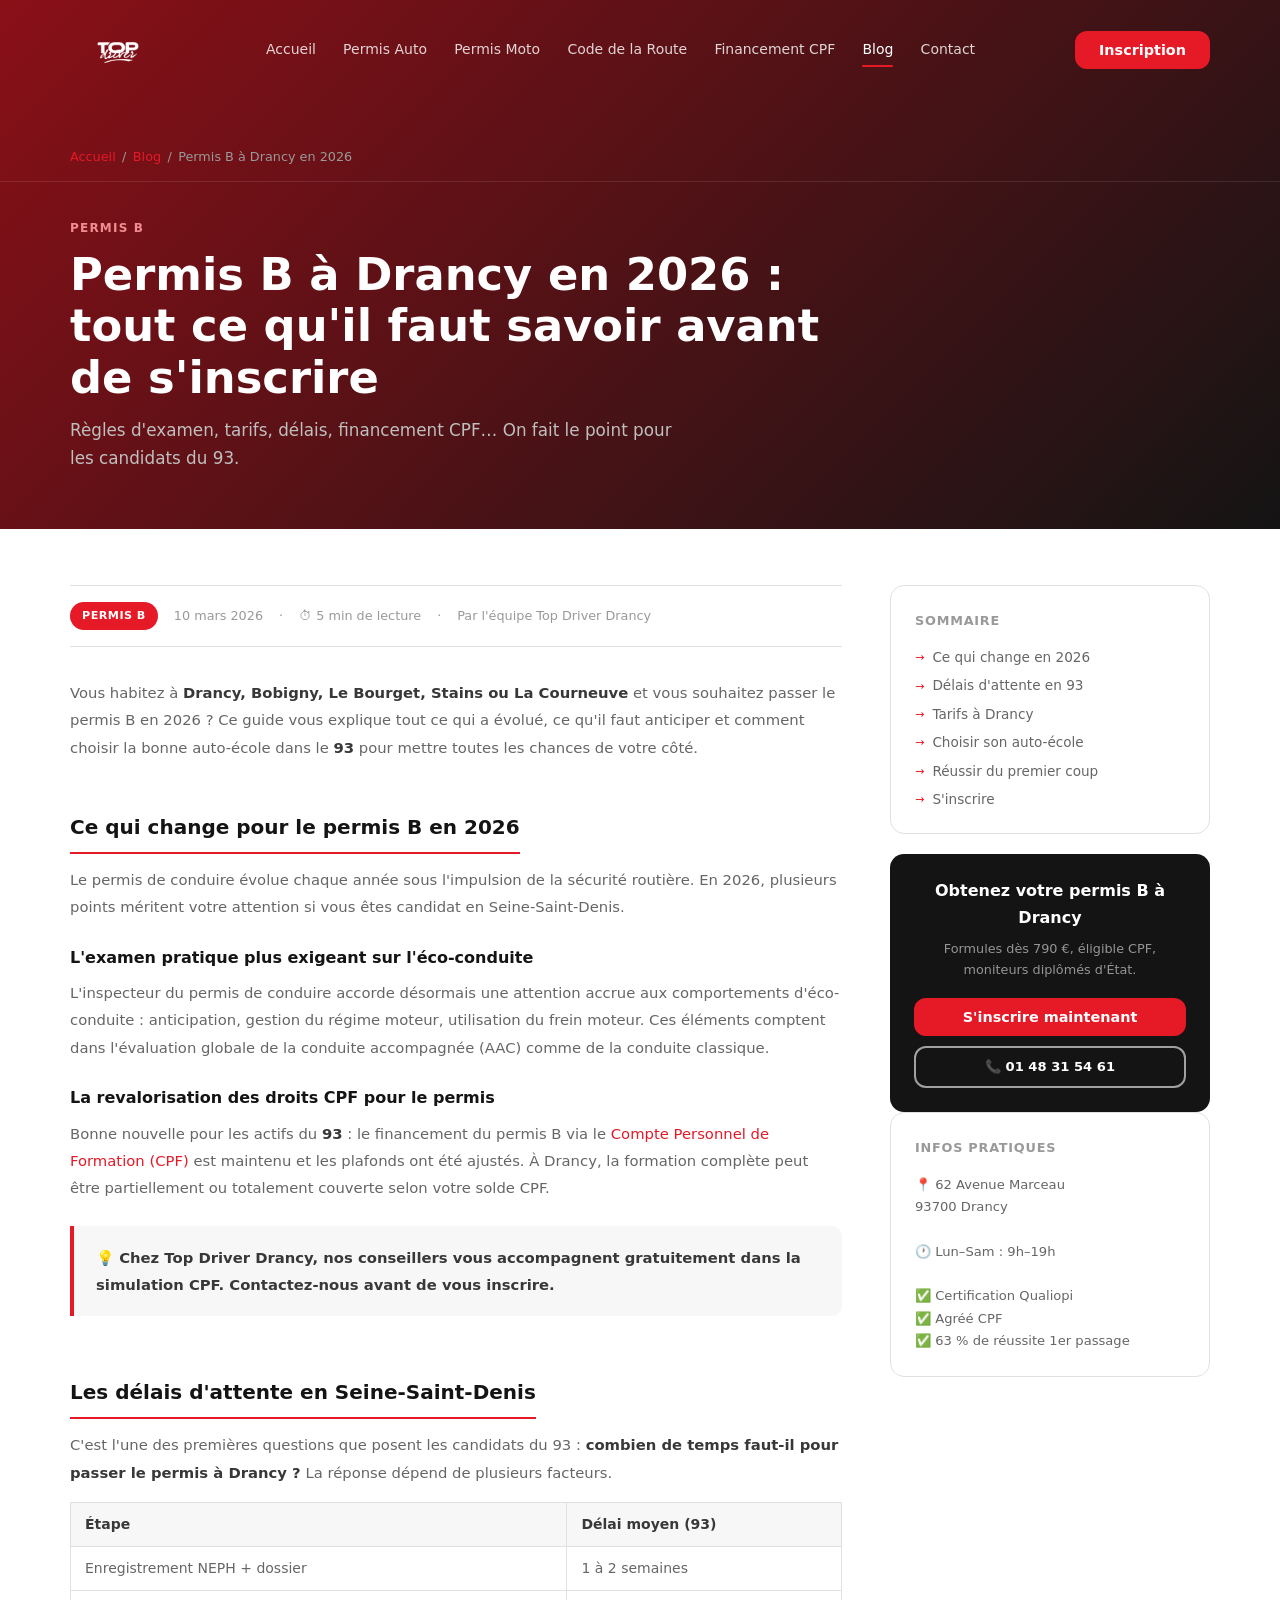
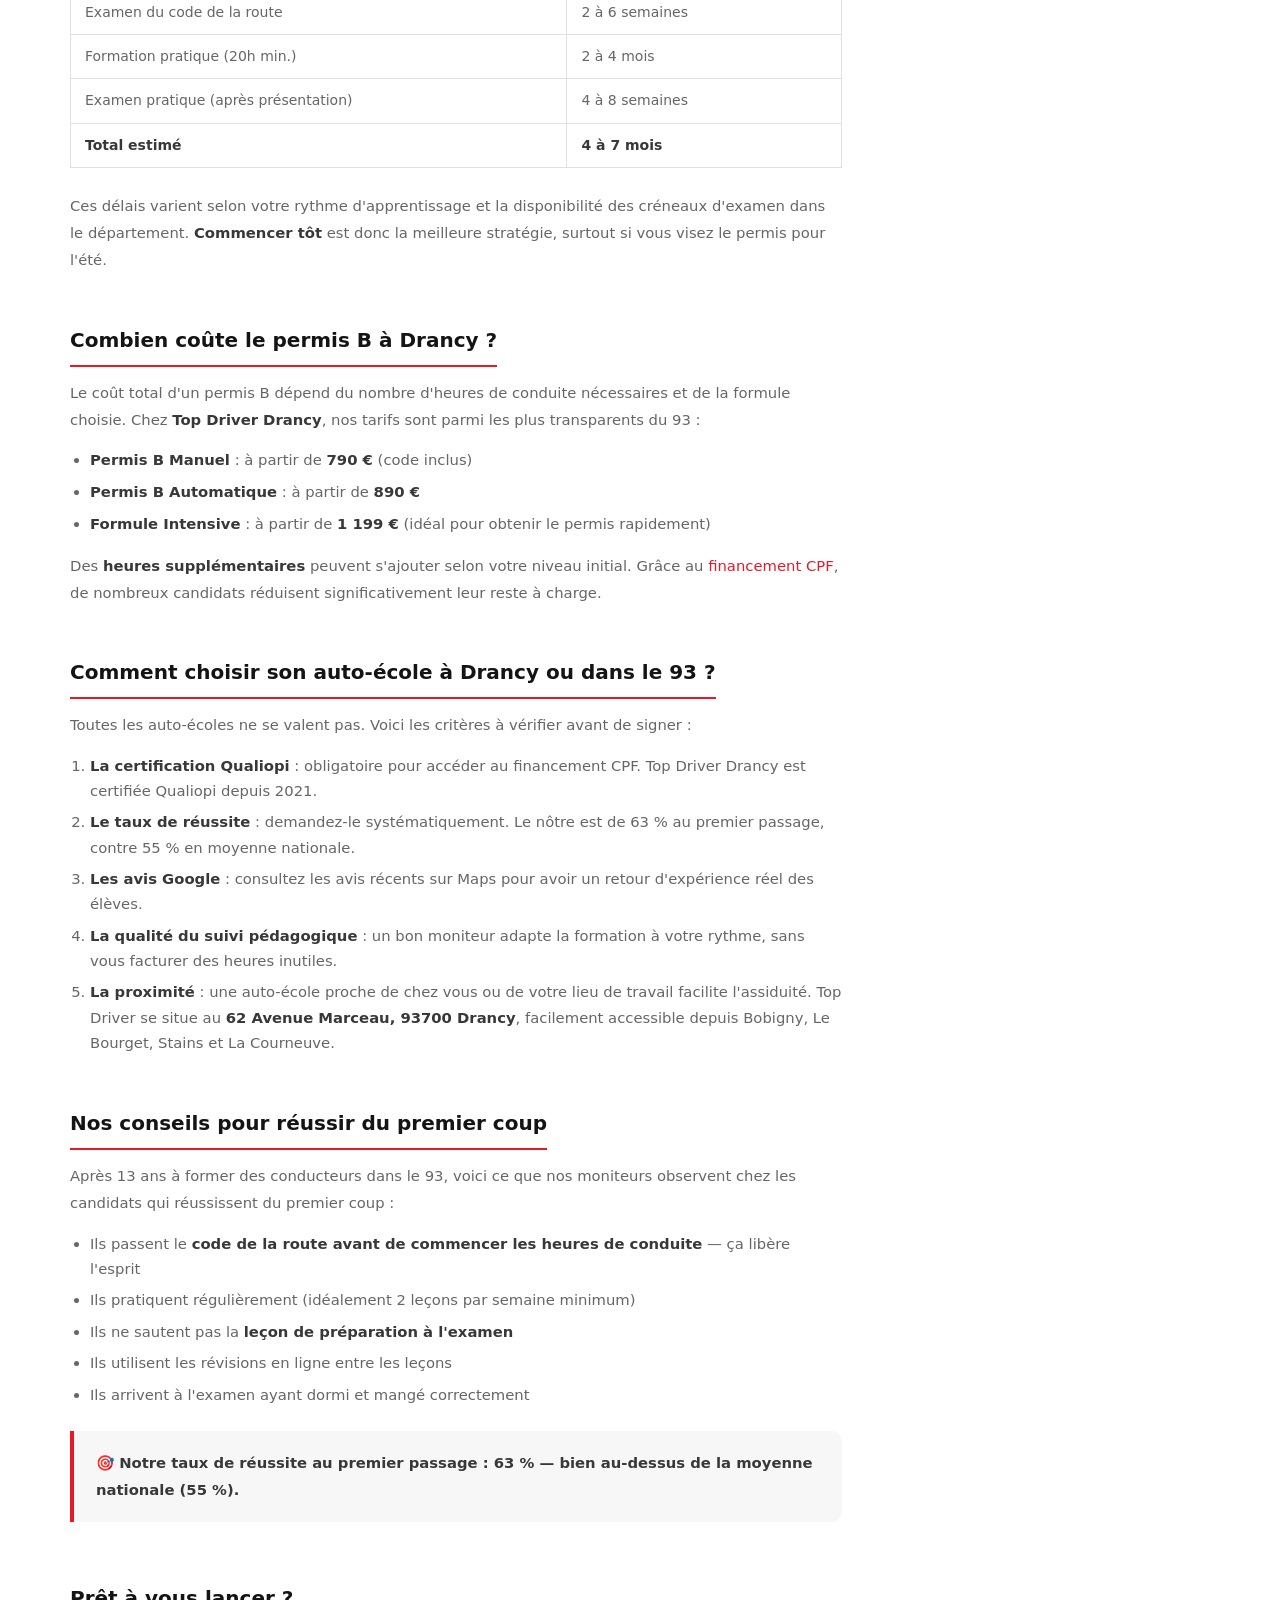
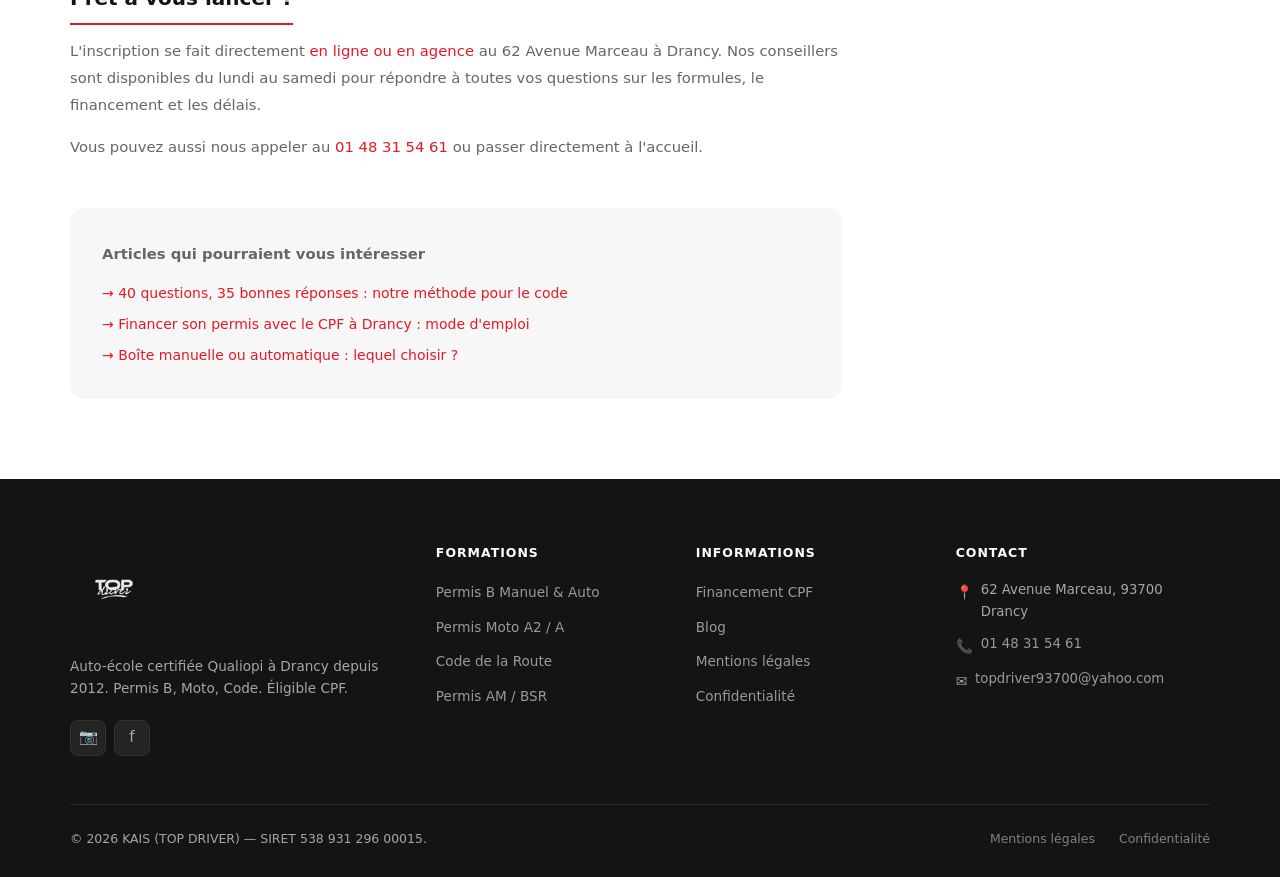
<file: blog/permis-b-drancy-2026.html>
<!DOCTYPE html>
<html lang="fr">
<head>
  <meta charset="UTF-8" />
  <meta name="viewport" content="width=device-width, initial-scale=1.0" />
  <meta name="description" content="Permis B à Drancy en 2026 : nouvelles règles, tarifs, délais d'attente et conseils pour réussir du premier coup. Tout ce que vous devez savoir avant de vous inscrire." />
  <meta name="robots" content="index, follow" />
  <link rel="canonical" href="../blog/permis-b-drancy-2026.html" />
  <meta property="og:title" content="Permis B à Drancy en 2026 : tout ce qu'il faut savoir | Top Driver" />
  <meta property="og:description" content="Nouvelles règles, tarifs, délais et conseils pour obtenir votre permis B à Drancy en 2026. Guide complet par Top Driver, auto-école certifiée Qualiopi." />
  <meta property="og:type" content="article" />
  <title>Permis B à Drancy en 2026 : tout ce qu'il faut savoir | Top Driver</title>
  <link rel="stylesheet" href="../css/style.css" />

  <script type="application/ld+json">
  {
    "@context": "https://schema.org",
    "@type": "BlogPosting",
    "headline": "Permis B à Drancy en 2026 : tout ce qu'il faut savoir",
    "description": "Nouvelles règles, tarifs, délais d'attente et conseils pour réussir le permis B à Drancy en 2026.",
    "datePublished": "2026-03-10",
    "dateModified": "2026-03-10",
    "author": {
      "@type": "Organization",
      "name": "Top Driver Drancy"
    },
    "publisher": {
      "@type": "Organization",
      "name": "Top Driver Drancy",
      "address": {
        "@type": "PostalAddress",
        "streetAddress": "62 Avenue Marceau",
        "addressLocality": "Drancy",
        "postalCode": "93700",
        "addressCountry": "FR"
      }
    },
    "mainEntityOfPage": {
      "@type": "WebPage",
      "@id": "https://topdriver-drancy.fr/blog/permis-b-drancy-2026.html"
    }
  }
  </script>

  <style>
    .article-layout {
      display: grid;
      grid-template-columns: 1fr 320px;
      gap: 3rem;
      padding-block: 3.5rem 5rem;
      align-items: start;
    }
    .article-body h2 {
      font-size: 1.25rem;
      font-weight: 800;
      color: var(--black);
      margin: 2.25rem 0 .75rem;
      padding-bottom: .5rem;
      border-bottom: 2px solid var(--red);
      display: inline-block;
    }
    .article-body h3 {
      font-size: 1rem;
      font-weight: 700;
      color: var(--black);
      margin: 1.5rem 0 .5rem;
    }
    .article-body p {
      font-size: .925rem;
      color: var(--gray-600);
      line-height: 1.85;
      margin-bottom: .875rem;
    }
    .article-body ul, .article-body ol {
      margin: .5rem 0 1rem 1.25rem;
      display: flex;
      flex-direction: column;
      gap: .4rem;
    }
    .article-body li {
      font-size: .925rem;
      color: var(--gray-600);
      line-height: 1.7;
      list-style: disc;
    }
    .article-body ol li { list-style: decimal; }
    .article-body a { color: var(--red); }
    .article-body a:hover { text-decoration: underline; }
    .article-body strong { color: var(--gray-800); }
    .article-highlight {
      background: var(--off-white);
      border-left: 4px solid var(--red);
      border-radius: 0 10px 10px 0;
      padding: 1.125rem 1.375rem;
      margin: 1.5rem 0;
    }
    .article-highlight p { margin: 0; font-weight: 600; color: var(--gray-800); }
    .article-table {
      width: 100%;
      border-collapse: collapse;
      font-size: .875rem;
      margin: 1rem 0 1.5rem;
    }
    .article-table th {
      background: var(--off-white);
      text-align: left;
      padding: .625rem .875rem;
      font-weight: 700;
      color: var(--gray-800);
      border: 1px solid var(--gray-200);
    }
    .article-table td {
      padding: .625rem .875rem;
      color: var(--gray-600);
      border: 1px solid var(--gray-200);
    }
    /* Sidebar */
    .article-sidebar { position: sticky; top: 120px; }
    .sidebar-card {
      background: var(--white);
      border: 1px solid var(--gray-200);
      border-radius: 14px;
      padding: 1.5rem;
      margin-bottom: 1.25rem;
    }
    .sidebar-card__title {
      font-size: .8rem;
      font-weight: 800;
      letter-spacing: .06em;
      text-transform: uppercase;
      color: var(--gray-400);
      margin-bottom: 1rem;
    }
    .sidebar-toc { list-style: none; display: flex; flex-direction: column; gap: .5rem; }
    .sidebar-toc li a {
      font-size: .85rem;
      color: var(--gray-600);
      text-decoration: none;
      display: flex;
      gap: .5rem;
      align-items: flex-start;
      line-height: 1.5;
      transition: color .2s;
    }
    .sidebar-toc li a:hover { color: var(--red); }
    .sidebar-toc li a::before {
      content: "→";
      color: var(--red);
      font-size: .7rem;
      margin-top: .2rem;
      flex-shrink: 0;
    }
    .sidebar-cta {
      background: var(--black);
      border-radius: 14px;
      padding: 1.5rem;
      text-align: center;
    }
    .sidebar-cta__title { font-size: 1rem; font-weight: 800; color: var(--white); margin-bottom: .5rem; }
    .sidebar-cta__sub { font-size: .8rem; color: rgba(255,255,255,.55); margin-bottom: 1.125rem; line-height: 1.6; }
    .article-meta-bar {
      display: flex;
      align-items: center;
      gap: 1rem;
      flex-wrap: wrap;
      padding-block: 1rem;
      border-block: 1px solid var(--gray-200);
      margin-bottom: 2rem;
      font-size: .8rem;
      color: var(--gray-400);
    }
    .article-meta-bar .badge {
      padding: .3rem .75rem;
      border-radius: 999px;
      font-size: .7rem;
      font-weight: 700;
      letter-spacing: .04em;
      text-transform: uppercase;
      background: var(--red);
      color: var(--white);
    }
    .article-related {
      padding: 2rem;
      background: var(--off-white);
      border-radius: 14px;
      margin-top: 3rem;
    }
    .article-related__title {
      font-size: 1rem;
      font-weight: 800;
      color: var(--black);
      margin-bottom: 1rem;
    }
    .article-related__links { display: flex; flex-direction: column; gap: .5rem; }
    .article-related__link {
      font-size: .875rem;
      color: var(--red);
      text-decoration: none;
      display: flex;
      align-items: center;
      gap: .4rem;
    }
    .article-related__link:hover { text-decoration: underline; }
    @media (max-width: 900px) {
      .article-layout { grid-template-columns: 1fr; }
      .article-sidebar { position: static; }
    }
  </style>
</head>
<body>

<!-- SECTION : HEADER -->
<header class="site-header" role="banner">
  <div class="container site-header__inner">
    <a href="../index.html" class="site-header__logo" aria-label="Top Driver Drancy — Accueil">
      <img src="../assets/logo-topdriver.png" alt="Top Driver — Auto-École Drancy" width="240" height="90" />
    </a>
    <nav class="site-nav" aria-label="Navigation principale">
      <a href="../index.html" class="site-nav__link">Accueil</a>
      <a href="../permis-auto.html" class="site-nav__link">Permis Auto</a>
      <a href="../permis-moto.html" class="site-nav__link">Permis Moto</a>
      <a href="../code-route.html" class="site-nav__link">Code de la Route</a>
      <a href="../financement-cpf.html" class="site-nav__link">Financement CPF</a>
      <a href="../blog.html" class="site-nav__link is-active">Blog</a>
      <a href="../contact.html" class="site-nav__link">Contact</a>
    </nav>
    <div class="site-header__cta">
      <a href="../contact.html" class="btn btn--primary">Inscription</a>
    </div>
    <button class="nav-toggle" id="nav-toggle-btn" aria-controls="mobile-nav" aria-expanded="false" aria-label="Ouvrir le menu">
      <span class="nav-toggle__bar" aria-hidden="true"></span>
      <span class="nav-toggle__bar" aria-hidden="true"></span>
      <span class="nav-toggle__bar" aria-hidden="true"></span>
    </button>
  </div>
</header>

<!-- SECTION : NAVIGATION MOBILE -->
<nav class="mobile-nav" id="mobile-nav" aria-label="Navigation mobile" aria-hidden="true">
  <ul class="mobile-nav__list">
    <li><a href="../index.html" class="mobile-nav__link">Accueil</a></li>
    <li><a href="../permis-auto.html" class="mobile-nav__link">Permis Auto</a></li>
    <li><a href="../permis-moto.html" class="mobile-nav__link">Permis Moto</a></li>
    <li><a href="../code-route.html" class="mobile-nav__link">Code de la Route</a></li>
    <li><a href="../financement-cpf.html" class="mobile-nav__link">Financement CPF</a></li>
    <li><a href="../blog.html" class="mobile-nav__link is-active">Blog</a></li>
    <li><a href="../contact.html" class="mobile-nav__link">Contact</a></li>
  </ul>
  <a href="../contact.html" class="btn btn--primary" style="width:100%;justify-content:center;">Inscription</a>
</nav>

<main>

  <!-- HERO ARTICLE -->
  <section class="page-hero" aria-labelledby="article-title">
    <div class="breadcrumb" style="background:transparent;border-bottom-color:rgba(255,255,255,.1);">
      <div class="container">
        <ol class="breadcrumb__list" aria-label="Fil d'Ariane">
          <li class="breadcrumb__item"><a href="../index.html">Accueil</a></li>
          <li class="breadcrumb__sep" aria-hidden="true">/</li>
          <li class="breadcrumb__item"><a href="../blog.html">Blog</a></li>
          <li class="breadcrumb__sep" aria-hidden="true">/</li>
          <li class="breadcrumb__item" aria-current="page">Permis B à Drancy en 2026</li>
        </ol>
      </div>
    </div>
    <div class="container" style="padding-top:2rem;">
      <span class="eyebrow page-hero__eyebrow">Permis B</span>
      <h1 class="page-hero__title" id="article-title" style="max-width:780px;">
        Permis B à Drancy en 2026 : tout ce qu'il faut savoir avant de s'inscrire
      </h1>
      <p class="page-hero__sub" style="max-width:620px;">
        Règles d'examen, tarifs, délais, financement CPF… On fait le point pour les candidats du 93.
      </p>
    </div>
  </section>

  <!-- CONTENU ARTICLE -->
  <section aria-label="Contenu de l'article">
    <div class="container">
      <div class="article-layout">

        <!-- Corps de l'article -->
        <article class="article-body">

          <div class="article-meta-bar">
            <span class="badge">Permis B</span>
            <time datetime="2026-03-10">10 mars 2026</time>
            <span>·</span>
            <span>⏱ 5 min de lecture</span>
            <span>·</span>
            <span>Par l'équipe Top Driver Drancy</span>
          </div>

          <p>
            Vous habitez à <strong>Drancy, Bobigny, Le Bourget, Stains ou La Courneuve</strong> et vous souhaitez passer le permis B en 2026 ?
            Ce guide vous explique tout ce qui a évolué, ce qu'il faut anticiper et comment choisir
            la bonne auto-école dans le <strong>93</strong> pour mettre toutes les chances de votre côté.
          </p>

          <h2 id="quoi-de-neuf">Ce qui change pour le permis B en 2026</h2>
          <p>
            Le permis de conduire évolue chaque année sous l'impulsion de la sécurité routière.
            En 2026, plusieurs points méritent votre attention si vous êtes candidat en Seine-Saint-Denis.
          </p>
          <h3>L'examen pratique plus exigeant sur l'éco-conduite</h3>
          <p>
            L'inspecteur du permis de conduire accorde désormais une attention accrue aux comportements
            d'éco-conduite : anticipation, gestion du régime moteur, utilisation du frein moteur.
            Ces éléments comptent dans l'évaluation globale de la conduite accompagnée (AAC)
            comme de la conduite classique.
          </p>
          <h3>La revalorisation des droits CPF pour le permis</h3>
          <p>
            Bonne nouvelle pour les actifs du <strong>93</strong> : le financement du permis B via le
            <a href="../financement-cpf.html">Compte Personnel de Formation (CPF)</a> est maintenu et
            les plafonds ont été ajustés. À Drancy, la formation complète peut être partiellement
            ou totalement couverte selon votre solde CPF.
          </p>

          <div class="article-highlight">
            <p>💡 Chez Top Driver Drancy, nos conseillers vous accompagnent gratuitement dans la simulation CPF. Contactez-nous avant de vous inscrire.</p>
          </div>

          <h2 id="delais">Les délais d'attente en Seine-Saint-Denis</h2>
          <p>
            C'est l'une des premières questions que posent les candidats du 93 : <strong>combien de temps
            faut-il pour passer le permis à Drancy ?</strong> La réponse dépend de plusieurs facteurs.
          </p>
          <table class="article-table" aria-label="Délais moyens permis B en 93">
            <thead>
              <tr>
                <th>Étape</th>
                <th>Délai moyen (93)</th>
              </tr>
            </thead>
            <tbody>
              <tr><td>Enregistrement NEPH + dossier</td><td>1 à 2 semaines</td></tr>
              <tr><td>Examen du code de la route</td><td>2 à 6 semaines</td></tr>
              <tr><td>Formation pratique (20h min.)</td><td>2 à 4 mois</td></tr>
              <tr><td>Examen pratique (après présentation)</td><td>4 à 8 semaines</td></tr>
              <tr><td><strong>Total estimé</strong></td><td><strong>4 à 7 mois</strong></td></tr>
            </tbody>
          </table>
          <p>
            Ces délais varient selon votre rythme d'apprentissage et la disponibilité des créneaux
            d'examen dans le département. <strong>Commencer tôt</strong> est donc la meilleure stratégie,
            surtout si vous visez le permis pour l'été.
          </p>

          <h2 id="tarifs">Combien coûte le permis B à Drancy ?</h2>
          <p>
            Le coût total d'un permis B dépend du nombre d'heures de conduite nécessaires et de la formule choisie.
            Chez <strong>Top Driver Drancy</strong>, nos tarifs sont parmi les plus transparents du 93 :
          </p>
          <ul>
            <li><strong>Permis B Manuel</strong> : à partir de <strong>790 €</strong> (code inclus)</li>
            <li><strong>Permis B Automatique</strong> : à partir de <strong>890 €</strong></li>
            <li><strong>Formule Intensive</strong> : à partir de <strong>1 199 €</strong> (idéal pour obtenir le permis rapidement)</li>
          </ul>
          <p>
            Des <strong>heures supplémentaires</strong> peuvent s'ajouter selon votre niveau initial.
            Grâce au <a href="../financement-cpf.html">financement CPF</a>, de nombreux candidats
            réduisent significativement leur reste à charge.
          </p>

          <h2 id="choisir-auto-ecole">Comment choisir son auto-école à Drancy ou dans le 93 ?</h2>
          <p>
            Toutes les auto-écoles ne se valent pas. Voici les critères à vérifier avant de signer :
          </p>
          <ol>
            <li><strong>La certification Qualiopi</strong> : obligatoire pour accéder au financement CPF. Top Driver Drancy est certifiée Qualiopi depuis 2021.</li>
            <li><strong>Le taux de réussite</strong> : demandez-le systématiquement. Le nôtre est de 63 % au premier passage, contre 55 % en moyenne nationale.</li>
            <li><strong>Les avis Google</strong> : consultez les avis récents sur Maps pour avoir un retour d'expérience réel des élèves.</li>
            <li><strong>La qualité du suivi pédagogique</strong> : un bon moniteur adapte la formation à votre rythme, sans vous facturer des heures inutiles.</li>
            <li><strong>La proximité</strong> : une auto-école proche de chez vous ou de votre lieu de travail facilite l'assiduité. Top Driver se situe au <strong>62 Avenue Marceau, 93700 Drancy</strong>, facilement accessible depuis Bobigny, Le Bourget, Stains et La Courneuve.</li>
          </ol>

          <h2 id="conseils">Nos conseils pour réussir du premier coup</h2>
          <p>
            Après 13 ans à former des conducteurs dans le 93, voici ce que nos moniteurs observent
            chez les candidats qui réussissent du premier coup :
          </p>
          <ul>
            <li>Ils passent le <strong>code de la route avant de commencer les heures de conduite</strong> — ça libère l'esprit</li>
            <li>Ils pratiquent régulièrement (idéalement 2 leçons par semaine minimum)</li>
            <li>Ils ne sautent pas la <strong>leçon de préparation à l'examen</strong></li>
            <li>Ils utilisent les révisions en ligne entre les leçons</li>
            <li>Ils arrivent à l'examen ayant dormi et mangé correctement</li>
          </ul>

          <div class="article-highlight">
            <p>🎯 Notre taux de réussite au premier passage : <strong>63 %</strong> — bien au-dessus de la moyenne nationale (55 %).</p>
          </div>

          <h2 id="inscription">Prêt à vous lancer ?</h2>
          <p>
            L'inscription se fait directement <a href="../contact.html">en ligne ou en agence</a>
            au 62 Avenue Marceau à Drancy. Nos conseillers sont disponibles du lundi au samedi pour
            répondre à toutes vos questions sur les formules, le financement et les délais.
          </p>
          <p>
            Vous pouvez aussi nous appeler au <a href="tel:+33148315461">01 48 31 54 61</a>
            ou passer directement à l'accueil.
          </p>

          <!-- Articles liés -->
          <div class="article-related">
            <p class="article-related__title">Articles qui pourraient vous intéresser</p>
            <div class="article-related__links">
              <a href="reussir-code-route-drancy.html" class="article-related__link">→ 40 questions, 35 bonnes réponses : notre méthode pour le code</a>
              <a href="financer-permis-cpf-drancy.html" class="article-related__link">→ Financer son permis avec le CPF à Drancy : mode d'emploi</a>
              <a href="permis-manuel-ou-automatique-drancy.html" class="article-related__link">→ Boîte manuelle ou automatique : lequel choisir ?</a>
            </div>
          </div>

        </article>

        <!-- Sidebar -->
        <aside class="article-sidebar" aria-label="Sommaire et informations pratiques">

          <div class="sidebar-card">
            <p class="sidebar-card__title">Sommaire</p>
            <ul class="sidebar-toc">
              <li><a href="#quoi-de-neuf">Ce qui change en 2026</a></li>
              <li><a href="#delais">Délais d'attente en 93</a></li>
              <li><a href="#tarifs">Tarifs à Drancy</a></li>
              <li><a href="#choisir-auto-ecole">Choisir son auto-école</a></li>
              <li><a href="#conseils">Réussir du premier coup</a></li>
              <li><a href="#inscription">S'inscrire</a></li>
            </ul>
          </div>

          <div class="sidebar-cta">
            <p class="sidebar-cta__title">Obtenez votre permis B à Drancy</p>
            <p class="sidebar-cta__sub">Formules dès 790 €, éligible CPF, moniteurs diplômés d'État.</p>
            <a href="../contact.html" class="btn btn--primary" style="width:100%;justify-content:center;margin-bottom:.625rem;">S'inscrire maintenant</a>
            <a href="tel:+33148315461" class="btn btn--outline" style="width:100%;justify-content:center;font-size:.82rem;">📞 01 48 31 54 61</a>
          </div>

          <div class="sidebar-card">
            <p class="sidebar-card__title">Infos pratiques</p>
            <p style="font-size:.82rem;color:var(--gray-600);line-height:1.7;margin:0;">
              📍 62 Avenue Marceau<br />93700 Drancy<br /><br />
              🕐 Lun–Sam : 9h–19h<br /><br />
              ✅ Certification Qualiopi<br />
              ✅ Agréé CPF<br />
              ✅ 63 % de réussite 1er passage
            </p>
          </div>

        </aside>

      </div>
    </div>
  </section>

</main>

<!-- SECTION : PIED DE PAGE -->
<footer class="site-footer" role="contentinfo">
  <div class="container">
    <div class="site-footer__grid">
      <div>
        <a href="../index.html" class="site-footer__logo" aria-label="Accueil">
          <img src="../assets/logo-topdriver.png" alt="Top Driver Drancy" width="220" height="88" />
        </a>
        <p class="site-footer__tagline">Auto-école certifiée Qualiopi à Drancy depuis 2012. Permis B, Moto, Code. Éligible CPF.</p>
        <div class="site-footer__social">
          <a href="https://www.instagram.com/topdriverdrancy/" class="site-footer__social-link" aria-label="Instagram" target="_blank" rel="noopener">📷</a>
          <a href="https://www.facebook.com/TopDriverDrancy/" class="site-footer__social-link" aria-label="Facebook" target="_blank" rel="noopener">f</a>
        </div>
      </div>
      <div>
        <p class="site-footer__col-title">Formations</p>
        <ul class="site-footer__links">
          <li><a href="../permis-auto.html" class="site-footer__link">Permis B Manuel &amp; Auto</a></li>
          <li><a href="../permis-moto.html" class="site-footer__link">Permis Moto A2 / A</a></li>
          <li><a href="../code-route.html" class="site-footer__link">Code de la Route</a></li>
          <li><a href="../permis-moto.html" class="site-footer__link">Permis AM / BSR</a></li>
        </ul>
      </div>
      <div>
        <p class="site-footer__col-title">Informations</p>
        <ul class="site-footer__links">
          <li><a href="../financement-cpf.html" class="site-footer__link">Financement CPF</a></li>
          <li><a href="../blog.html" class="site-footer__link">Blog</a></li>
          <li><a href="../mentions-legales.html" class="site-footer__link">Mentions légales</a></li>
          <li><a href="../politique-confidentialite.html" class="site-footer__link">Confidentialité</a></li>
        </ul>
      </div>
      <div>
        <p class="site-footer__col-title">Contact</p>
        <div class="site-footer__contact-item"><span class="site-footer__contact-icon" aria-hidden="true">📍</span><span>62 Avenue Marceau, 93700 Drancy</span></div>
        <div class="site-footer__contact-item"><span class="site-footer__contact-icon" aria-hidden="true">📞</span><a href="tel:+33148315461">01 48 31 54 61</a></div>
        <div class="site-footer__contact-item"><span class="site-footer__contact-icon" aria-hidden="true">✉️</span><a href="mailto:topdriver93700@yahoo.com">topdriver93700@yahoo.com</a></div>
      </div>
    </div>
    <div class="site-footer__bottom">
      <p class="site-footer__copy">© <span id="footer-year">2024</span> KAIS (TOP DRIVER) — SIRET 538 931 296 00015.</p>
      <nav class="site-footer__legal" aria-label="Liens légaux">
        <a href="../mentions-legales.html">Mentions légales</a>
        <a href="../politique-confidentialite.html">Confidentialité</a>
      </nav>
    </div>
  </div>
</footer>

<script src="../js/main.js"></script>
</body>
</html>
</file>
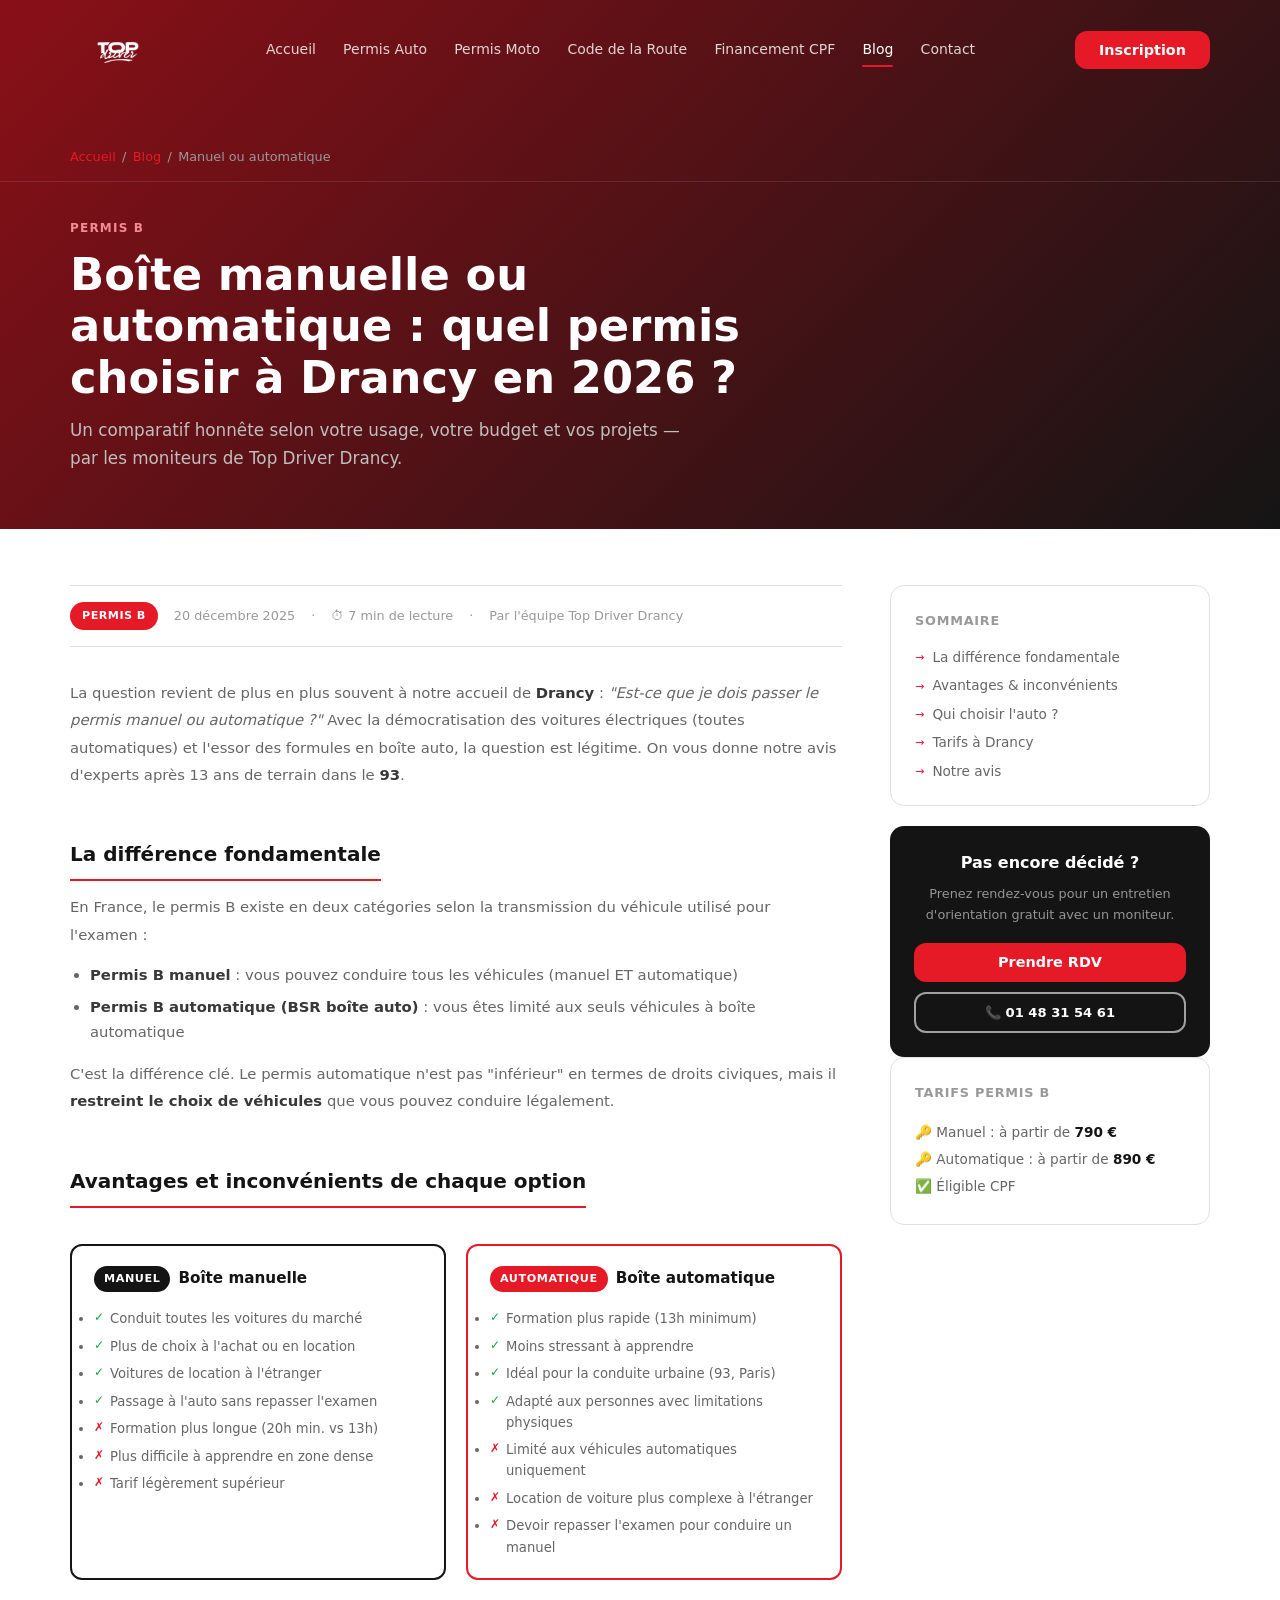
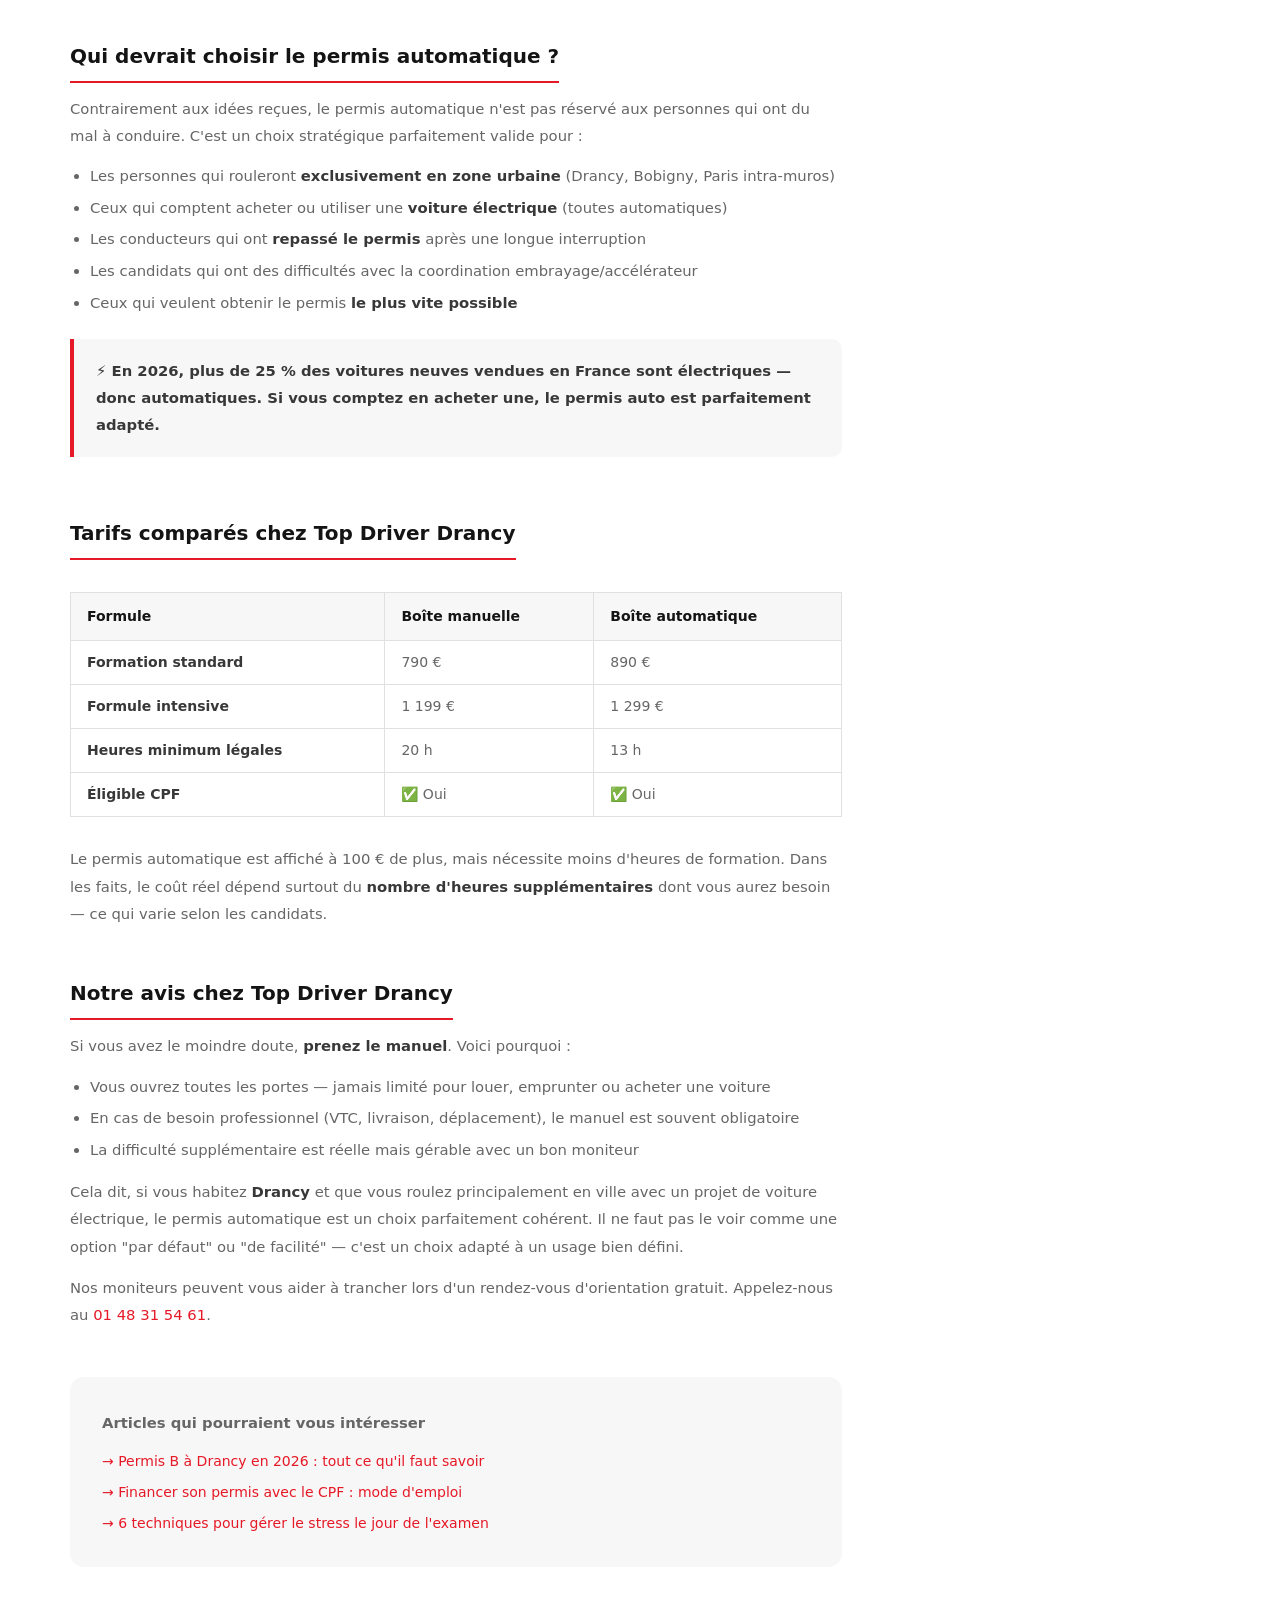
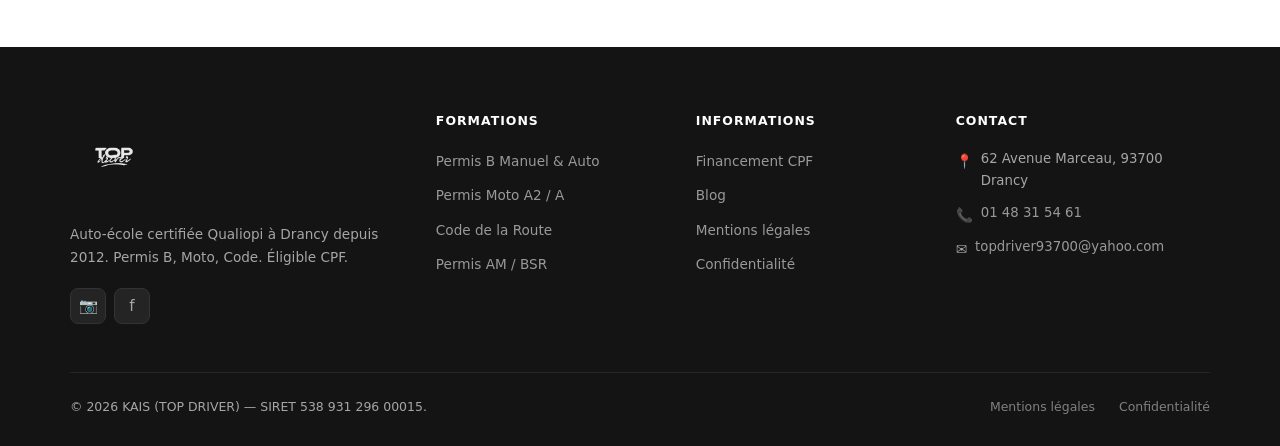
<file: blog/permis-manuel-ou-automatique-drancy.html>
<!DOCTYPE html>
<html lang="fr">
<head>
  <meta charset="UTF-8" />
  <meta name="viewport" content="width=device-width, initial-scale=1.0" />
  <meta name="description" content="Permis manuel ou automatique à Drancy : lequel choisir en 2026 ? Comparatif complet selon votre usage, budget et profil par l'auto-école Top Driver Drancy 93." />
  <meta name="robots" content="index, follow" />
  <link rel="canonical" href="../blog/permis-manuel-ou-automatique-drancy.html" />
  <meta property="og:title" content="Permis manuel ou automatique à Drancy : lequel choisir en 2026 ? | Top Driver" />
  <meta property="og:description" content="Avantages et limites du permis automatique vs manuel. Comparatif honnête pour choisir la bonne formation à l'auto-école Top Driver Drancy." />
  <meta property="og:type" content="article" />
  <title>Permis manuel ou automatique à Drancy : lequel choisir en 2026 ? | Top Driver</title>
  <link rel="stylesheet" href="../css/style.css" />

  <script type="application/ld+json">
  {
    "@context": "https://schema.org",
    "@type": "BlogPosting",
    "headline": "Boîte manuelle ou automatique : quel permis choisir à Drancy en 2026 ?",
    "description": "Comparatif complet permis B manuel vs automatique pour les candidats de Drancy et du 93.",
    "datePublished": "2025-12-20",
    "dateModified": "2025-12-20",
    "author": { "@type": "Organization", "name": "Top Driver Drancy" },
    "publisher": { "@type": "Organization", "name": "Top Driver Drancy" }
  }
  </script>

  <style>
    .article-layout { display:grid; grid-template-columns:1fr 320px; gap:3rem; padding-block:3.5rem 5rem; align-items:start; }
    .article-body h2 { font-size:1.25rem; font-weight:800; color:var(--black); margin:2.25rem 0 .75rem; padding-bottom:.5rem; border-bottom:2px solid var(--red); display:inline-block; }
    .article-body h3 { font-size:1rem; font-weight:700; color:var(--black); margin:1.5rem 0 .5rem; }
    .article-body p { font-size:.925rem; color:var(--gray-600); line-height:1.85; margin-bottom:.875rem; }
    .article-body ul, .article-body ol { margin:.5rem 0 1rem 1.25rem; display:flex; flex-direction:column; gap:.4rem; }
    .article-body li { font-size:.925rem; color:var(--gray-600); line-height:1.7; list-style:disc; }
    .article-body a { color:var(--red); }
    .article-body a:hover { text-decoration:underline; }
    .article-body strong { color:var(--gray-800); }
    .article-highlight { background:var(--off-white); border-left:4px solid var(--red); border-radius:0 10px 10px 0; padding:1.125rem 1.375rem; margin:1.5rem 0; }
    .article-highlight p { margin:0; font-weight:600; color:var(--gray-800); }
    .vs-grid { display:grid; grid-template-columns:1fr 1fr; gap:1.25rem; margin:1.5rem 0; }
    .vs-card { border-radius:12px; padding:1.25rem 1.375rem; border:2px solid var(--gray-200); }
    .vs-card--manuel { border-color:var(--black); }
    .vs-card--auto { border-color:var(--red); }
    .vs-card__header { display:flex; align-items:center; gap:.5rem; margin-bottom:1rem; }
    .vs-card__badge { padding:.25rem .625rem; border-radius:999px; font-size:.7rem; font-weight:700; text-transform:uppercase; letter-spacing:.05em; }
    .vs-card--manuel .vs-card__badge { background:var(--black); color:var(--white); }
    .vs-card--auto .vs-card__badge { background:var(--red); color:var(--white); }
    .vs-card__title { font-size:.95rem; font-weight:800; color:var(--black); }
    .vs-card ul { margin:0; list-style:none; display:flex; flex-direction:column; gap:.4rem; }
    .vs-card li { font-size:.825rem; color:var(--gray-600); line-height:1.6; padding-left:1rem; position:relative; }
    .vs-card li::before { content:"✓"; position:absolute; left:0; color:#16a34a; font-weight:700; font-size:.75rem; }
    .vs-card li.con::before { content:"✗"; color:var(--red); }
    .compare-table { width:100%; border-collapse:collapse; font-size:.875rem; margin:1.25rem 0 1.75rem; }
    .compare-table th { background:var(--off-white); color:var(--gray-700); padding:.75rem 1rem; text-align:left; font-weight:700; border:1px solid var(--gray-200); }
    .compare-table td { padding:.625rem 1rem; border:1px solid var(--gray-200); color:var(--gray-600); }
    .compare-table td:first-child { font-weight:600; color:var(--gray-800); }
    .article-meta-bar { display:flex; align-items:center; gap:1rem; flex-wrap:wrap; padding-block:1rem; border-block:1px solid var(--gray-200); margin-bottom:2rem; font-size:.8rem; color:var(--gray-400); }
    .article-meta-bar .badge { padding:.3rem .75rem; border-radius:999px; font-size:.7rem; font-weight:700; letter-spacing:.04em; text-transform:uppercase; background:var(--red); color:#fff; }
    .article-sidebar { position:sticky; top:120px; }
    .sidebar-card { background:var(--white); border:1px solid var(--gray-200); border-radius:14px; padding:1.5rem; margin-bottom:1.25rem; }
    .sidebar-card__title { font-size:.8rem; font-weight:800; letter-spacing:.06em; text-transform:uppercase; color:var(--gray-400); margin-bottom:1rem; }
    .sidebar-toc { list-style:none; display:flex; flex-direction:column; gap:.5rem; }
    .sidebar-toc li a { font-size:.85rem; color:var(--gray-600); text-decoration:none; display:flex; gap:.5rem; align-items:flex-start; line-height:1.5; transition:color .2s; }
    .sidebar-toc li a:hover { color:var(--red); }
    .sidebar-toc li a::before { content:"→"; color:var(--red); font-size:.7rem; margin-top:.2rem; flex-shrink:0; }
    .sidebar-cta { background:var(--black); border-radius:14px; padding:1.5rem; text-align:center; }
    .sidebar-cta__title { font-size:1rem; font-weight:800; color:var(--white); margin-bottom:.5rem; }
    .sidebar-cta__sub { font-size:.8rem; color:rgba(255,255,255,.55); margin-bottom:1.125rem; line-height:1.6; }
    .article-related { padding:2rem; background:var(--off-white); border-radius:14px; margin-top:3rem; }
    .article-related__title { font-size:1rem; font-weight:800; color:var(--black); margin-bottom:1rem; }
    .article-related__links { display:flex; flex-direction:column; gap:.5rem; }
    .article-related__link { font-size:.875rem; color:var(--red); text-decoration:none; }
    .article-related__link:hover { text-decoration:underline; }
    @media (max-width:900px) { .article-layout { grid-template-columns:1fr; } .article-sidebar { position:static; } .vs-grid { grid-template-columns:1fr; } }
  </style>
</head>
<body>

<header class="site-header" role="banner">
  <div class="container site-header__inner">
    <a href="../index.html" class="site-header__logo" aria-label="Top Driver Drancy — Accueil">
      <img src="../assets/logo-topdriver.png" alt="Top Driver — Auto-École Drancy" width="240" height="90" />
    </a>
    <nav class="site-nav" aria-label="Navigation principale">
      <a href="../index.html" class="site-nav__link">Accueil</a>
      <a href="../permis-auto.html" class="site-nav__link">Permis Auto</a>
      <a href="../permis-moto.html" class="site-nav__link">Permis Moto</a>
      <a href="../code-route.html" class="site-nav__link">Code de la Route</a>
      <a href="../financement-cpf.html" class="site-nav__link">Financement CPF</a>
      <a href="../blog.html" class="site-nav__link is-active">Blog</a>
      <a href="../contact.html" class="site-nav__link">Contact</a>
    </nav>
    <div class="site-header__cta"><a href="../contact.html" class="btn btn--primary">Inscription</a></div>
    <button class="nav-toggle" id="nav-toggle-btn" aria-controls="mobile-nav" aria-expanded="false" aria-label="Ouvrir le menu">
      <span class="nav-toggle__bar" aria-hidden="true"></span>
      <span class="nav-toggle__bar" aria-hidden="true"></span>
      <span class="nav-toggle__bar" aria-hidden="true"></span>
    </button>
  </div>
</header>

<nav class="mobile-nav" id="mobile-nav" aria-label="Navigation mobile" aria-hidden="true">
  <ul class="mobile-nav__list">
    <li><a href="../index.html" class="mobile-nav__link">Accueil</a></li>
    <li><a href="../permis-auto.html" class="mobile-nav__link">Permis Auto</a></li>
    <li><a href="../permis-moto.html" class="mobile-nav__link">Permis Moto</a></li>
    <li><a href="../code-route.html" class="mobile-nav__link">Code de la Route</a></li>
    <li><a href="../financement-cpf.html" class="mobile-nav__link">Financement CPF</a></li>
    <li><a href="../blog.html" class="mobile-nav__link is-active">Blog</a></li>
    <li><a href="../contact.html" class="mobile-nav__link">Contact</a></li>
  </ul>
  <a href="../contact.html" class="btn btn--primary" style="width:100%;justify-content:center;">Inscription</a>
</nav>

<main>

  <section class="page-hero" aria-labelledby="article-title">
    <div class="breadcrumb" style="background:transparent;border-bottom-color:rgba(255,255,255,.1);">
      <div class="container">
        <ol class="breadcrumb__list" aria-label="Fil d'Ariane">
          <li class="breadcrumb__item"><a href="../index.html">Accueil</a></li>
          <li class="breadcrumb__sep" aria-hidden="true">/</li>
          <li class="breadcrumb__item"><a href="../blog.html">Blog</a></li>
          <li class="breadcrumb__sep" aria-hidden="true">/</li>
          <li class="breadcrumb__item" aria-current="page">Manuel ou automatique</li>
        </ol>
      </div>
    </div>
    <div class="container" style="padding-top:2rem;">
      <span class="eyebrow page-hero__eyebrow">Permis B</span>
      <h1 class="page-hero__title" id="article-title" style="max-width:780px;">
        Boîte manuelle ou automatique : quel permis choisir à Drancy en 2026 ?
      </h1>
      <p class="page-hero__sub" style="max-width:620px;">
        Un comparatif honnête selon votre usage, votre budget et vos projets — par les moniteurs de Top Driver Drancy.
      </p>
    </div>
  </section>

  <section aria-label="Contenu de l'article">
    <div class="container">
      <div class="article-layout">

        <article class="article-body">

          <div class="article-meta-bar">
            <span class="badge">Permis B</span>
            <time datetime="2025-12-20">20 décembre 2025</time>
            <span>·</span>
            <span>⏱ 7 min de lecture</span>
            <span>·</span>
            <span>Par l'équipe Top Driver Drancy</span>
          </div>

          <p>
            La question revient de plus en plus souvent à notre accueil de <strong>Drancy</strong> :
            <em>"Est-ce que je dois passer le permis manuel ou automatique ?"</em>
            Avec la démocratisation des voitures électriques (toutes automatiques) et
            l'essor des formules en boîte auto, la question est légitime. On vous donne notre avis
            d'experts après 13 ans de terrain dans le <strong>93</strong>.
          </p>

          <h2 id="difference">La différence fondamentale</h2>
          <p>
            En France, le permis B existe en deux catégories selon la transmission du véhicule utilisé
            pour l'examen :
          </p>
          <ul>
            <li><strong>Permis B manuel</strong> : vous pouvez conduire tous les véhicules (manuel ET automatique)</li>
            <li><strong>Permis B automatique (BSR boîte auto)</strong> : vous êtes limité aux seuls véhicules à boîte automatique</li>
          </ul>
          <p>
            C'est la différence clé. Le permis automatique n'est pas "inférieur" en termes de droits civiques,
            mais il <strong>restreint le choix de véhicules</strong> que vous pouvez conduire légalement.
          </p>

          <h2 id="avantages-inconvenients">Avantages et inconvénients de chaque option</h2>

          <div class="vs-grid">
            <div class="vs-card vs-card--manuel">
              <div class="vs-card__header">
                <span class="vs-card__badge">Manuel</span>
                <span class="vs-card__title">Boîte manuelle</span>
              </div>
              <ul>
                <li>Conduit toutes les voitures du marché</li>
                <li>Plus de choix à l'achat ou en location</li>
                <li>Voitures de location à l'étranger</li>
                <li>Passage à l'auto sans repasser l'examen</li>
                <li class="con">Formation plus longue (20h min. vs 13h)</li>
                <li class="con">Plus difficile à apprendre en zone dense</li>
                <li class="con">Tarif légèrement supérieur</li>
              </ul>
            </div>
            <div class="vs-card vs-card--auto">
              <div class="vs-card__header">
                <span class="vs-card__badge">Automatique</span>
                <span class="vs-card__title">Boîte automatique</span>
              </div>
              <ul>
                <li>Formation plus rapide (13h minimum)</li>
                <li>Moins stressant à apprendre</li>
                <li>Idéal pour la conduite urbaine (93, Paris)</li>
                <li>Adapté aux personnes avec limitations physiques</li>
                <li class="con">Limité aux véhicules automatiques uniquement</li>
                <li class="con">Location de voiture plus complexe à l'étranger</li>
                <li class="con">Devoir repasser l'examen pour conduire un manuel</li>
              </ul>
            </div>
          </div>

          <h2 id="qui-choisit-auto">Qui devrait choisir le permis automatique ?</h2>
          <p>
            Contrairement aux idées reçues, le permis automatique n'est pas réservé aux personnes
            qui ont du mal à conduire. C'est un choix stratégique parfaitement valide pour :
          </p>
          <ul>
            <li>Les personnes qui rouleront <strong>exclusivement en zone urbaine</strong> (Drancy, Bobigny, Paris intra-muros)</li>
            <li>Ceux qui comptent acheter ou utiliser une <strong>voiture électrique</strong> (toutes automatiques)</li>
            <li>Les conducteurs qui ont <strong>repassé le permis</strong> après une longue interruption</li>
            <li>Les candidats qui ont des difficultés avec la coordination embrayage/accélérateur</li>
            <li>Ceux qui veulent obtenir le permis <strong>le plus vite possible</strong></li>
          </ul>

          <div class="article-highlight">
            <p>⚡ En 2026, plus de 25 % des voitures neuves vendues en France sont électriques — donc automatiques. Si vous comptez en acheter une, le permis auto est parfaitement adapté.</p>
          </div>

          <h2 id="tarifs-drancy">Tarifs comparés chez Top Driver Drancy</h2>

          <table class="compare-table" aria-label="Comparatif tarifs permis manuel et automatique">
            <thead>
              <tr>
                <th>Formule</th>
                <th>Boîte manuelle</th>
                <th>Boîte automatique</th>
              </tr>
            </thead>
            <tbody>
              <tr><td>Formation standard</td><td>790 €</td><td>890 €</td></tr>
              <tr><td>Formule intensive</td><td>1 199 €</td><td>1 299 €</td></tr>
              <tr><td>Heures minimum légales</td><td>20 h</td><td>13 h</td></tr>
              <tr><td>Éligible CPF</td><td>✅ Oui</td><td>✅ Oui</td></tr>
            </tbody>
          </table>

          <p>
            Le permis automatique est affiché à 100 € de plus, mais nécessite moins d'heures de formation.
            Dans les faits, le coût réel dépend surtout du <strong>nombre d'heures supplémentaires</strong>
            dont vous aurez besoin — ce qui varie selon les candidats.
          </p>

          <h2 id="notre-avis">Notre avis chez Top Driver Drancy</h2>
          <p>
            Si vous avez le moindre doute, <strong>prenez le manuel</strong>. Voici pourquoi :
          </p>
          <ul>
            <li>Vous ouvrez toutes les portes — jamais limité pour louer, emprunter ou acheter une voiture</li>
            <li>En cas de besoin professionnel (VTC, livraison, déplacement), le manuel est souvent obligatoire</li>
            <li>La difficulté supplémentaire est réelle mais gérable avec un bon moniteur</li>
          </ul>
          <p>
            Cela dit, si vous habitez <strong>Drancy</strong> et que vous roulez principalement en ville
            avec un projet de voiture électrique, le permis automatique est un choix parfaitement cohérent.
            Il ne faut pas le voir comme une option "par défaut" ou "de facilité" — c'est un choix adapté
            à un usage bien défini.
          </p>
          <p>
            Nos moniteurs peuvent vous aider à trancher lors d'un rendez-vous d'orientation gratuit.
            Appelez-nous au <a href="tel:+33148315461">01 48 31 54 61</a>.
          </p>

          <div class="article-related">
            <p class="article-related__title">Articles qui pourraient vous intéresser</p>
            <div class="article-related__links">
              <a href="permis-b-drancy-2026.html" class="article-related__link">→ Permis B à Drancy en 2026 : tout ce qu'il faut savoir</a>
              <a href="financer-permis-cpf-drancy.html" class="article-related__link">→ Financer son permis avec le CPF : mode d'emploi</a>
              <a href="gerer-stress-examen-conduite.html" class="article-related__link">→ 6 techniques pour gérer le stress le jour de l'examen</a>
            </div>
          </div>

        </article>

        <aside class="article-sidebar" aria-label="Sommaire">
          <div class="sidebar-card">
            <p class="sidebar-card__title">Sommaire</p>
            <ul class="sidebar-toc">
              <li><a href="#difference">La différence fondamentale</a></li>
              <li><a href="#avantages-inconvenients">Avantages & inconvénients</a></li>
              <li><a href="#qui-choisit-auto">Qui choisir l'auto ?</a></li>
              <li><a href="#tarifs-drancy">Tarifs à Drancy</a></li>
              <li><a href="#notre-avis">Notre avis</a></li>
            </ul>
          </div>

          <div class="sidebar-cta">
            <p class="sidebar-cta__title">Pas encore décidé ?</p>
            <p class="sidebar-cta__sub">Prenez rendez-vous pour un entretien d'orientation gratuit avec un moniteur.</p>
            <a href="../contact.html" class="btn btn--primary" style="width:100%;justify-content:center;margin-bottom:.625rem;">Prendre RDV</a>
            <a href="tel:+33148315461" class="btn btn--outline" style="width:100%;justify-content:center;font-size:.82rem;">📞 01 48 31 54 61</a>
          </div>

          <div class="sidebar-card">
            <p class="sidebar-card__title">Tarifs permis B</p>
            <p style="font-size:.85rem;color:var(--gray-600);line-height:2;margin:0;">
              🔑 Manuel : à partir de <strong style="color:var(--black);">790 €</strong><br />
              🔑 Automatique : à partir de <strong style="color:var(--black);">890 €</strong><br />
              ✅ Éligible CPF
            </p>
          </div>
        </aside>

      </div>
    </div>
  </section>

</main>

<footer class="site-footer" role="contentinfo">
  <div class="container">
    <div class="site-footer__grid">
      <div>
        <a href="../index.html" class="site-footer__logo" aria-label="Accueil">
          <img src="../assets/logo-topdriver.png" alt="Top Driver Drancy" width="220" height="88" />
        </a>
        <p class="site-footer__tagline">Auto-école certifiée Qualiopi à Drancy depuis 2012. Permis B, Moto, Code. Éligible CPF.</p>
        <div class="site-footer__social">
          <a href="https://www.instagram.com/topdriverdrancy/" class="site-footer__social-link" aria-label="Instagram" target="_blank" rel="noopener">📷</a>
          <a href="https://www.facebook.com/TopDriverDrancy/" class="site-footer__social-link" aria-label="Facebook" target="_blank" rel="noopener">f</a>
        </div>
      </div>
      <div>
        <p class="site-footer__col-title">Formations</p>
        <ul class="site-footer__links">
          <li><a href="../permis-auto.html" class="site-footer__link">Permis B Manuel &amp; Auto</a></li>
          <li><a href="../permis-moto.html" class="site-footer__link">Permis Moto A2 / A</a></li>
          <li><a href="../code-route.html" class="site-footer__link">Code de la Route</a></li>
          <li><a href="../permis-moto.html" class="site-footer__link">Permis AM / BSR</a></li>
        </ul>
      </div>
      <div>
        <p class="site-footer__col-title">Informations</p>
        <ul class="site-footer__links">
          <li><a href="../financement-cpf.html" class="site-footer__link">Financement CPF</a></li>
          <li><a href="../blog.html" class="site-footer__link">Blog</a></li>
          <li><a href="../mentions-legales.html" class="site-footer__link">Mentions légales</a></li>
          <li><a href="../politique-confidentialite.html" class="site-footer__link">Confidentialité</a></li>
        </ul>
      </div>
      <div>
        <p class="site-footer__col-title">Contact</p>
        <div class="site-footer__contact-item"><span class="site-footer__contact-icon" aria-hidden="true">📍</span><span>62 Avenue Marceau, 93700 Drancy</span></div>
        <div class="site-footer__contact-item"><span class="site-footer__contact-icon" aria-hidden="true">📞</span><a href="tel:+33148315461">01 48 31 54 61</a></div>
        <div class="site-footer__contact-item"><span class="site-footer__contact-icon" aria-hidden="true">✉️</span><a href="mailto:topdriver93700@yahoo.com">topdriver93700@yahoo.com</a></div>
      </div>
    </div>
    <div class="site-footer__bottom">
      <p class="site-footer__copy">© <span id="footer-year">2024</span> KAIS (TOP DRIVER) — SIRET 538 931 296 00015.</p>
      <nav class="site-footer__legal" aria-label="Liens légaux">
        <a href="../mentions-legales.html">Mentions légales</a>
        <a href="../politique-confidentialite.html">Confidentialité</a>
      </nav>
    </div>
  </div>
</footer>

<script src="../js/main.js"></script>
</body>
</html>
</file>
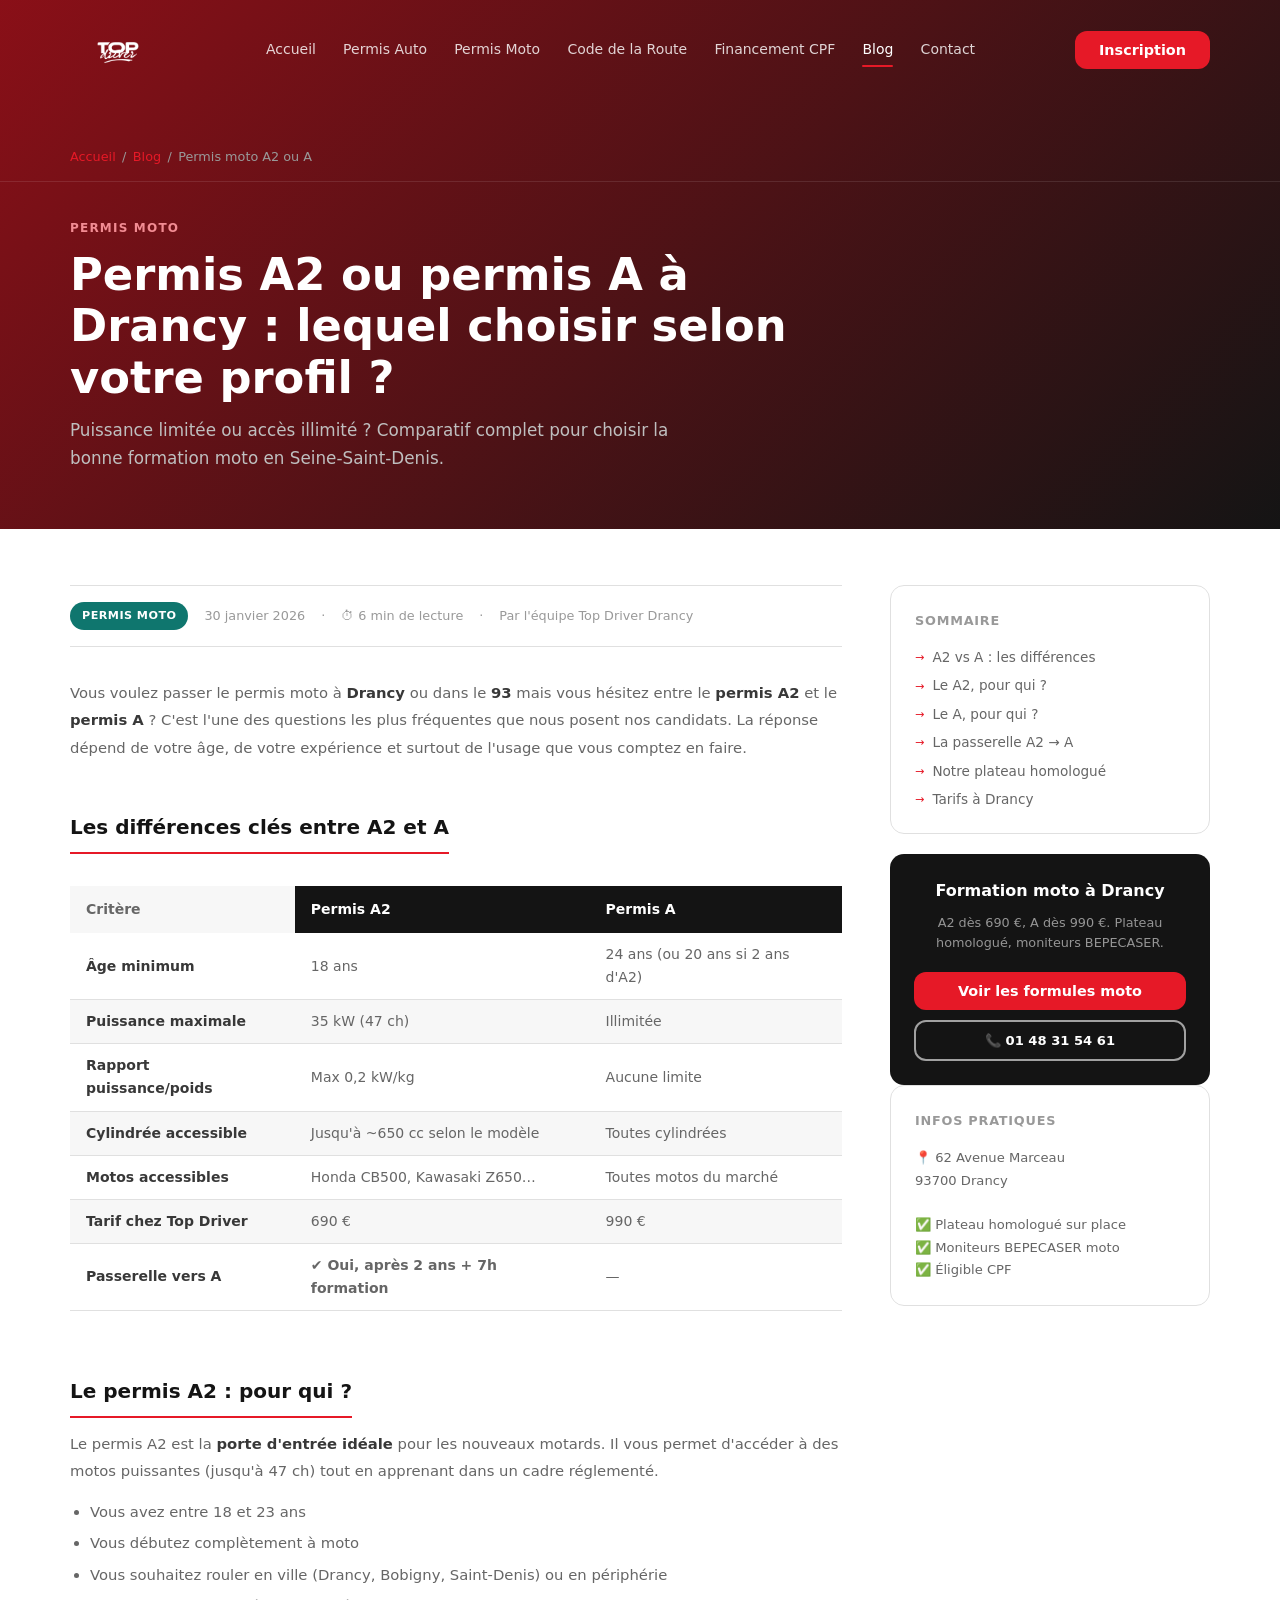
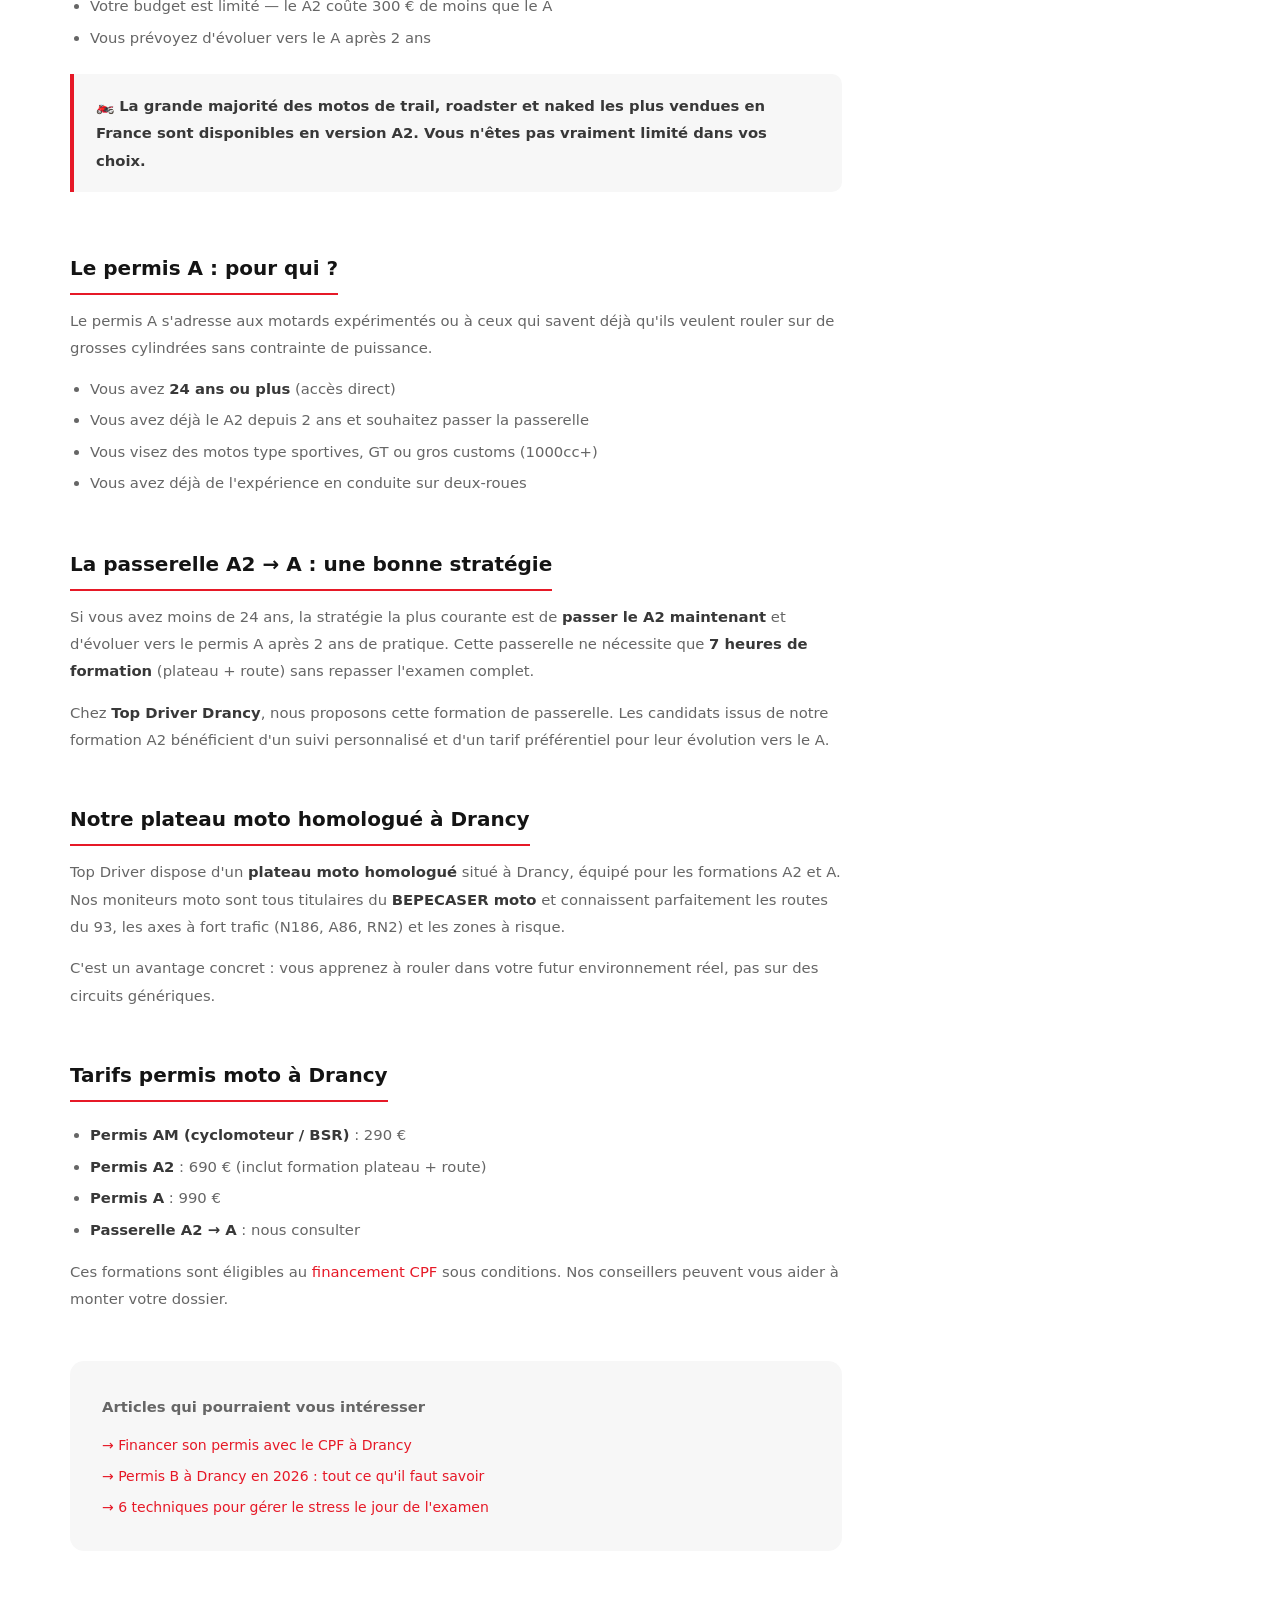
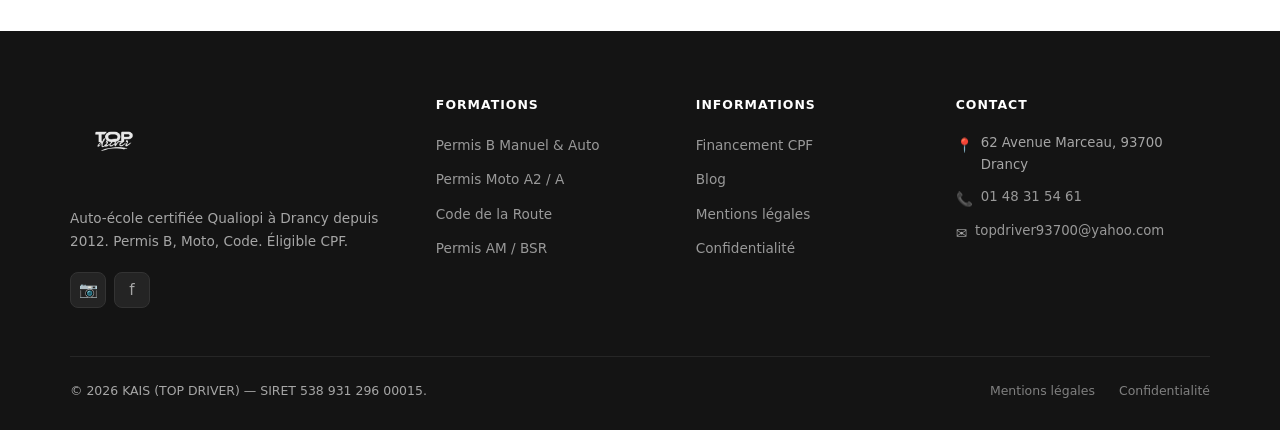
<file: blog/permis-moto-a2-ou-a-drancy.html>
<!DOCTYPE html>
<html lang="fr">
<head>
  <meta charset="UTF-8" />
  <meta name="viewport" content="width=device-width, initial-scale=1.0" />
  <meta name="description" content="Permis moto A2 ou permis A à Drancy : lequel choisir selon votre profil ? Comparatif complet, tarifs, passerelle A2 vers A, par l'auto-école Top Driver Drancy." />
  <meta name="robots" content="index, follow" />
  <link rel="canonical" href="../blog/permis-moto-a2-ou-a-drancy.html" />
  <meta property="og:title" content="Permis moto A2 ou A à Drancy : lequel choisir ? | Top Driver" />
  <meta property="og:description" content="Comparatif permis A2 (35 kW) vs permis A (illimité) à Drancy. Âge, puissance, tarifs et passerelle — tout ce qu'il faut savoir avant de s'inscrire." />
  <meta property="og:type" content="article" />
  <title>Permis moto A2 ou A à Drancy : lequel choisir ? | Top Driver</title>
  <link rel="stylesheet" href="../css/style.css" />

  <script type="application/ld+json">
  {
    "@context": "https://schema.org",
    "@type": "BlogPosting",
    "headline": "Permis A2 ou permis A : lequel choisir selon votre profil à Drancy ?",
    "description": "Comparatif complet des permis moto A2 et A pour les candidats de Drancy et du 93.",
    "datePublished": "2026-01-30",
    "dateModified": "2026-01-30",
    "author": { "@type": "Organization", "name": "Top Driver Drancy" },
    "publisher": { "@type": "Organization", "name": "Top Driver Drancy" }
  }
  </script>

  <style>
    .article-layout { display:grid; grid-template-columns:1fr 320px; gap:3rem; padding-block:3.5rem 5rem; align-items:start; }
    .article-body h2 { font-size:1.25rem; font-weight:800; color:var(--black); margin:2.25rem 0 .75rem; padding-bottom:.5rem; border-bottom:2px solid var(--red); display:inline-block; }
    .article-body h3 { font-size:1rem; font-weight:700; color:var(--black); margin:1.5rem 0 .5rem; }
    .article-body p { font-size:.925rem; color:var(--gray-600); line-height:1.85; margin-bottom:.875rem; }
    .article-body ul, .article-body ol { margin:.5rem 0 1rem 1.25rem; display:flex; flex-direction:column; gap:.4rem; }
    .article-body li { font-size:.925rem; color:var(--gray-600); line-height:1.7; list-style:disc; }
    .article-body a { color:var(--red); }
    .article-body a:hover { text-decoration:underline; }
    .article-body strong { color:var(--gray-800); }
    .article-highlight { background:var(--off-white); border-left:4px solid var(--red); border-radius:0 10px 10px 0; padding:1.125rem 1.375rem; margin:1.5rem 0; }
    .article-highlight p { margin:0; font-weight:600; color:var(--gray-800); }
    .compare-table { width:100%; border-collapse:collapse; font-size:.875rem; margin:1.25rem 0 1.75rem; }
    .compare-table th { background:var(--black); color:var(--white); padding:.75rem 1rem; text-align:left; font-weight:700; }
    .compare-table th:first-child { background:var(--off-white); color:var(--gray-600); }
    .compare-table td { padding:.625rem 1rem; border-bottom:1px solid var(--gray-200); color:var(--gray-600); }
    .compare-table tr:nth-child(even) td { background:var(--off-white); }
    .compare-table td:first-child { font-weight:600; color:var(--gray-800); }
    .check { color:#16a34a; font-weight:700; }
    .cross { color:var(--red); font-weight:700; }
    .article-meta-bar { display:flex; align-items:center; gap:1rem; flex-wrap:wrap; padding-block:1rem; border-block:1px solid var(--gray-200); margin-bottom:2rem; font-size:.8rem; color:var(--gray-400); }
    .article-meta-bar .badge { padding:.3rem .75rem; border-radius:999px; font-size:.7rem; font-weight:700; letter-spacing:.04em; text-transform:uppercase; background:#0f766e; color:#fff; }
    .article-sidebar { position:sticky; top:120px; }
    .sidebar-card { background:var(--white); border:1px solid var(--gray-200); border-radius:14px; padding:1.5rem; margin-bottom:1.25rem; }
    .sidebar-card__title { font-size:.8rem; font-weight:800; letter-spacing:.06em; text-transform:uppercase; color:var(--gray-400); margin-bottom:1rem; }
    .sidebar-toc { list-style:none; display:flex; flex-direction:column; gap:.5rem; }
    .sidebar-toc li a { font-size:.85rem; color:var(--gray-600); text-decoration:none; display:flex; gap:.5rem; align-items:flex-start; line-height:1.5; transition:color .2s; }
    .sidebar-toc li a:hover { color:var(--red); }
    .sidebar-toc li a::before { content:"→"; color:var(--red); font-size:.7rem; margin-top:.2rem; flex-shrink:0; }
    .sidebar-cta { background:var(--black); border-radius:14px; padding:1.5rem; text-align:center; }
    .sidebar-cta__title { font-size:1rem; font-weight:800; color:var(--white); margin-bottom:.5rem; }
    .sidebar-cta__sub { font-size:.8rem; color:rgba(255,255,255,.55); margin-bottom:1.125rem; line-height:1.6; }
    .article-related { padding:2rem; background:var(--off-white); border-radius:14px; margin-top:3rem; }
    .article-related__title { font-size:1rem; font-weight:800; color:var(--black); margin-bottom:1rem; }
    .article-related__links { display:flex; flex-direction:column; gap:.5rem; }
    .article-related__link { font-size:.875rem; color:var(--red); text-decoration:none; }
    .article-related__link:hover { text-decoration:underline; }
    @media (max-width:900px) { .article-layout { grid-template-columns:1fr; } .article-sidebar { position:static; } }
  </style>
</head>
<body>

<header class="site-header" role="banner">
  <div class="container site-header__inner">
    <a href="../index.html" class="site-header__logo" aria-label="Top Driver Drancy — Accueil">
      <img src="../assets/logo-topdriver.png" alt="Top Driver — Auto-École Drancy" width="240" height="90" />
    </a>
    <nav class="site-nav" aria-label="Navigation principale">
      <a href="../index.html" class="site-nav__link">Accueil</a>
      <a href="../permis-auto.html" class="site-nav__link">Permis Auto</a>
      <a href="../permis-moto.html" class="site-nav__link">Permis Moto</a>
      <a href="../code-route.html" class="site-nav__link">Code de la Route</a>
      <a href="../financement-cpf.html" class="site-nav__link">Financement CPF</a>
      <a href="../blog.html" class="site-nav__link is-active">Blog</a>
      <a href="../contact.html" class="site-nav__link">Contact</a>
    </nav>
    <div class="site-header__cta"><a href="../contact.html" class="btn btn--primary">Inscription</a></div>
    <button class="nav-toggle" id="nav-toggle-btn" aria-controls="mobile-nav" aria-expanded="false" aria-label="Ouvrir le menu">
      <span class="nav-toggle__bar" aria-hidden="true"></span>
      <span class="nav-toggle__bar" aria-hidden="true"></span>
      <span class="nav-toggle__bar" aria-hidden="true"></span>
    </button>
  </div>
</header>

<nav class="mobile-nav" id="mobile-nav" aria-label="Navigation mobile" aria-hidden="true">
  <ul class="mobile-nav__list">
    <li><a href="../index.html" class="mobile-nav__link">Accueil</a></li>
    <li><a href="../permis-auto.html" class="mobile-nav__link">Permis Auto</a></li>
    <li><a href="../permis-moto.html" class="mobile-nav__link">Permis Moto</a></li>
    <li><a href="../code-route.html" class="mobile-nav__link">Code de la Route</a></li>
    <li><a href="../financement-cpf.html" class="mobile-nav__link">Financement CPF</a></li>
    <li><a href="../blog.html" class="mobile-nav__link is-active">Blog</a></li>
    <li><a href="../contact.html" class="mobile-nav__link">Contact</a></li>
  </ul>
  <a href="../contact.html" class="btn btn--primary" style="width:100%;justify-content:center;">Inscription</a>
</nav>

<main>

  <section class="page-hero" aria-labelledby="article-title">
    <div class="breadcrumb" style="background:transparent;border-bottom-color:rgba(255,255,255,.1);">
      <div class="container">
        <ol class="breadcrumb__list" aria-label="Fil d'Ariane">
          <li class="breadcrumb__item"><a href="../index.html">Accueil</a></li>
          <li class="breadcrumb__sep" aria-hidden="true">/</li>
          <li class="breadcrumb__item"><a href="../blog.html">Blog</a></li>
          <li class="breadcrumb__sep" aria-hidden="true">/</li>
          <li class="breadcrumb__item" aria-current="page">Permis moto A2 ou A</li>
        </ol>
      </div>
    </div>
    <div class="container" style="padding-top:2rem;">
      <span class="eyebrow page-hero__eyebrow">Permis Moto</span>
      <h1 class="page-hero__title" id="article-title" style="max-width:780px;">
        Permis A2 ou permis A à Drancy : lequel choisir selon votre profil ?
      </h1>
      <p class="page-hero__sub" style="max-width:620px;">
        Puissance limitée ou accès illimité ? Comparatif complet pour choisir la bonne formation moto en Seine-Saint-Denis.
      </p>
    </div>
  </section>

  <section aria-label="Contenu de l'article">
    <div class="container">
      <div class="article-layout">

        <article class="article-body">

          <div class="article-meta-bar">
            <span class="badge">Permis Moto</span>
            <time datetime="2026-01-30">30 janvier 2026</time>
            <span>·</span>
            <span>⏱ 6 min de lecture</span>
            <span>·</span>
            <span>Par l'équipe Top Driver Drancy</span>
          </div>

          <p>
            Vous voulez passer le permis moto à <strong>Drancy</strong> ou dans le <strong>93</strong>
            mais vous hésitez entre le <strong>permis A2</strong> et le <strong>permis A</strong> ?
            C'est l'une des questions les plus fréquentes que nous posent nos candidats.
            La réponse dépend de votre âge, de votre expérience et surtout de l'usage que vous comptez en faire.
          </p>

          <h2 id="differences">Les différences clés entre A2 et A</h2>

          <table class="compare-table" aria-label="Comparatif permis A2 et A">
            <thead>
              <tr>
                <th>Critère</th>
                <th>Permis A2</th>
                <th>Permis A</th>
              </tr>
            </thead>
            <tbody>
              <tr><td>Âge minimum</td><td>18 ans</td><td>24 ans (ou 20 ans si 2 ans d'A2)</td></tr>
              <tr><td>Puissance maximale</td><td>35 kW (47 ch)</td><td>Illimitée</td></tr>
              <tr><td>Rapport puissance/poids</td><td>Max 0,2 kW/kg</td><td>Aucune limite</td></tr>
              <tr><td>Cylindrée accessible</td><td>Jusqu'à ~650 cc selon le modèle</td><td>Toutes cylindrées</td></tr>
              <tr><td>Motos accessibles</td><td>Honda CB500, Kawasaki Z650…</td><td>Toutes motos du marché</td></tr>
              <tr><td>Tarif chez Top Driver</td><td>690 €</td><td>990 €</td></tr>
              <tr><td>Passerelle vers A</td><td class="check">✔ Oui, après 2 ans + 7h formation</td><td>—</td></tr>
            </tbody>
          </table>

          <h2 id="a2-pour-qui">Le permis A2 : pour qui ?</h2>
          <p>
            Le permis A2 est la <strong>porte d'entrée idéale</strong> pour les nouveaux motards.
            Il vous permet d'accéder à des motos puissantes (jusqu'à 47 ch) tout en apprenant dans un cadre réglementé.
          </p>
          <ul>
            <li>Vous avez entre 18 et 23 ans</li>
            <li>Vous débutez complètement à moto</li>
            <li>Vous souhaitez rouler en ville (Drancy, Bobigny, Saint-Denis) ou en périphérie</li>
            <li>Votre budget est limité — le A2 coûte 300 € de moins que le A</li>
            <li>Vous prévoyez d'évoluer vers le A après 2 ans</li>
          </ul>

          <div class="article-highlight">
            <p>🏍️ La grande majorité des motos de trail, roadster et naked les plus vendues en France sont disponibles en version A2. Vous n'êtes pas vraiment limité dans vos choix.</p>
          </div>

          <h2 id="a-pour-qui">Le permis A : pour qui ?</h2>
          <p>
            Le permis A s'adresse aux motards expérimentés ou à ceux qui savent déjà qu'ils veulent
            rouler sur de grosses cylindrées sans contrainte de puissance.
          </p>
          <ul>
            <li>Vous avez <strong>24 ans ou plus</strong> (accès direct)</li>
            <li>Vous avez déjà le A2 depuis 2 ans et souhaitez passer la passerelle</li>
            <li>Vous visez des motos type sportives, GT ou gros customs (1000cc+)</li>
            <li>Vous avez déjà de l'expérience en conduite sur deux-roues</li>
          </ul>

          <h2 id="passerelle">La passerelle A2 → A : une bonne stratégie</h2>
          <p>
            Si vous avez moins de 24 ans, la stratégie la plus courante est de <strong>passer le A2 maintenant</strong>
            et d'évoluer vers le permis A après 2 ans de pratique. Cette passerelle ne nécessite que
            <strong>7 heures de formation</strong> (plateau + route) sans repasser l'examen complet.
          </p>
          <p>
            Chez <strong>Top Driver Drancy</strong>, nous proposons cette formation de passerelle.
            Les candidats issus de notre formation A2 bénéficient d'un suivi personnalisé
            et d'un tarif préférentiel pour leur évolution vers le A.
          </p>

          <h2 id="plateau">Notre plateau moto homologué à Drancy</h2>
          <p>
            Top Driver dispose d'un <strong>plateau moto homologué</strong> situé à Drancy,
            équipé pour les formations A2 et A. Nos moniteurs moto sont tous titulaires du
            <strong>BEPECASER moto</strong> et connaissent parfaitement les routes du 93,
            les axes à fort trafic (N186, A86, RN2) et les zones à risque.
          </p>
          <p>
            C'est un avantage concret : vous apprenez à rouler dans votre futur environnement
            réel, pas sur des circuits génériques.
          </p>

          <h2 id="tarifs">Tarifs permis moto à Drancy</h2>
          <ul>
            <li><strong>Permis AM (cyclomoteur / BSR)</strong> : 290 €</li>
            <li><strong>Permis A2</strong> : 690 € (inclut formation plateau + route)</li>
            <li><strong>Permis A</strong> : 990 €</li>
            <li><strong>Passerelle A2 → A</strong> : nous consulter</li>
          </ul>
          <p>
            Ces formations sont éligibles au <a href="../financement-cpf.html">financement CPF</a>
            sous conditions. Nos conseillers peuvent vous aider à monter votre dossier.
          </p>

          <div class="article-related">
            <p class="article-related__title">Articles qui pourraient vous intéresser</p>
            <div class="article-related__links">
              <a href="financer-permis-cpf-drancy.html" class="article-related__link">→ Financer son permis avec le CPF à Drancy</a>
              <a href="permis-b-drancy-2026.html" class="article-related__link">→ Permis B à Drancy en 2026 : tout ce qu'il faut savoir</a>
              <a href="gerer-stress-examen-conduite.html" class="article-related__link">→ 6 techniques pour gérer le stress le jour de l'examen</a>
            </div>
          </div>

        </article>

        <aside class="article-sidebar" aria-label="Sommaire">
          <div class="sidebar-card">
            <p class="sidebar-card__title">Sommaire</p>
            <ul class="sidebar-toc">
              <li><a href="#differences">A2 vs A : les différences</a></li>
              <li><a href="#a2-pour-qui">Le A2, pour qui ?</a></li>
              <li><a href="#a-pour-qui">Le A, pour qui ?</a></li>
              <li><a href="#passerelle">La passerelle A2 → A</a></li>
              <li><a href="#plateau">Notre plateau homologué</a></li>
              <li><a href="#tarifs">Tarifs à Drancy</a></li>
            </ul>
          </div>

          <div class="sidebar-cta">
            <p class="sidebar-cta__title">Formation moto à Drancy</p>
            <p class="sidebar-cta__sub">A2 dès 690 €, A dès 990 €. Plateau homologué, moniteurs BEPECASER.</p>
            <a href="../permis-moto.html" class="btn btn--primary" style="width:100%;justify-content:center;margin-bottom:.625rem;">Voir les formules moto</a>
            <a href="tel:+33148315461" class="btn btn--outline" style="width:100%;justify-content:center;font-size:.82rem;">📞 01 48 31 54 61</a>
          </div>

          <div class="sidebar-card">
            <p class="sidebar-card__title">Infos pratiques</p>
            <p style="font-size:.82rem;color:var(--gray-600);line-height:1.7;margin:0;">
              📍 62 Avenue Marceau<br />93700 Drancy<br /><br />
              ✅ Plateau homologué sur place<br />
              ✅ Moniteurs BEPECASER moto<br />
              ✅ Éligible CPF
            </p>
          </div>
        </aside>

      </div>
    </div>
  </section>

</main>

<footer class="site-footer" role="contentinfo">
  <div class="container">
    <div class="site-footer__grid">
      <div>
        <a href="../index.html" class="site-footer__logo" aria-label="Accueil">
          <img src="../assets/logo-topdriver.png" alt="Top Driver Drancy" width="220" height="88" />
        </a>
        <p class="site-footer__tagline">Auto-école certifiée Qualiopi à Drancy depuis 2012. Permis B, Moto, Code. Éligible CPF.</p>
        <div class="site-footer__social">
          <a href="https://www.instagram.com/topdriverdrancy/" class="site-footer__social-link" aria-label="Instagram" target="_blank" rel="noopener">📷</a>
          <a href="https://www.facebook.com/TopDriverDrancy/" class="site-footer__social-link" aria-label="Facebook" target="_blank" rel="noopener">f</a>
        </div>
      </div>
      <div>
        <p class="site-footer__col-title">Formations</p>
        <ul class="site-footer__links">
          <li><a href="../permis-auto.html" class="site-footer__link">Permis B Manuel &amp; Auto</a></li>
          <li><a href="../permis-moto.html" class="site-footer__link">Permis Moto A2 / A</a></li>
          <li><a href="../code-route.html" class="site-footer__link">Code de la Route</a></li>
          <li><a href="../permis-moto.html" class="site-footer__link">Permis AM / BSR</a></li>
        </ul>
      </div>
      <div>
        <p class="site-footer__col-title">Informations</p>
        <ul class="site-footer__links">
          <li><a href="../financement-cpf.html" class="site-footer__link">Financement CPF</a></li>
          <li><a href="../blog.html" class="site-footer__link">Blog</a></li>
          <li><a href="../mentions-legales.html" class="site-footer__link">Mentions légales</a></li>
          <li><a href="../politique-confidentialite.html" class="site-footer__link">Confidentialité</a></li>
        </ul>
      </div>
      <div>
        <p class="site-footer__col-title">Contact</p>
        <div class="site-footer__contact-item"><span class="site-footer__contact-icon" aria-hidden="true">📍</span><span>62 Avenue Marceau, 93700 Drancy</span></div>
        <div class="site-footer__contact-item"><span class="site-footer__contact-icon" aria-hidden="true">📞</span><a href="tel:+33148315461">01 48 31 54 61</a></div>
        <div class="site-footer__contact-item"><span class="site-footer__contact-icon" aria-hidden="true">✉️</span><a href="mailto:topdriver93700@yahoo.com">topdriver93700@yahoo.com</a></div>
      </div>
    </div>
    <div class="site-footer__bottom">
      <p class="site-footer__copy">© <span id="footer-year">2024</span> KAIS (TOP DRIVER) — SIRET 538 931 296 00015.</p>
      <nav class="site-footer__legal" aria-label="Liens légaux">
        <a href="../mentions-legales.html">Mentions légales</a>
        <a href="../politique-confidentialite.html">Confidentialité</a>
      </nav>
    </div>
  </div>
</footer>

<script src="../js/main.js"></script>
</body>
</html>
</file>
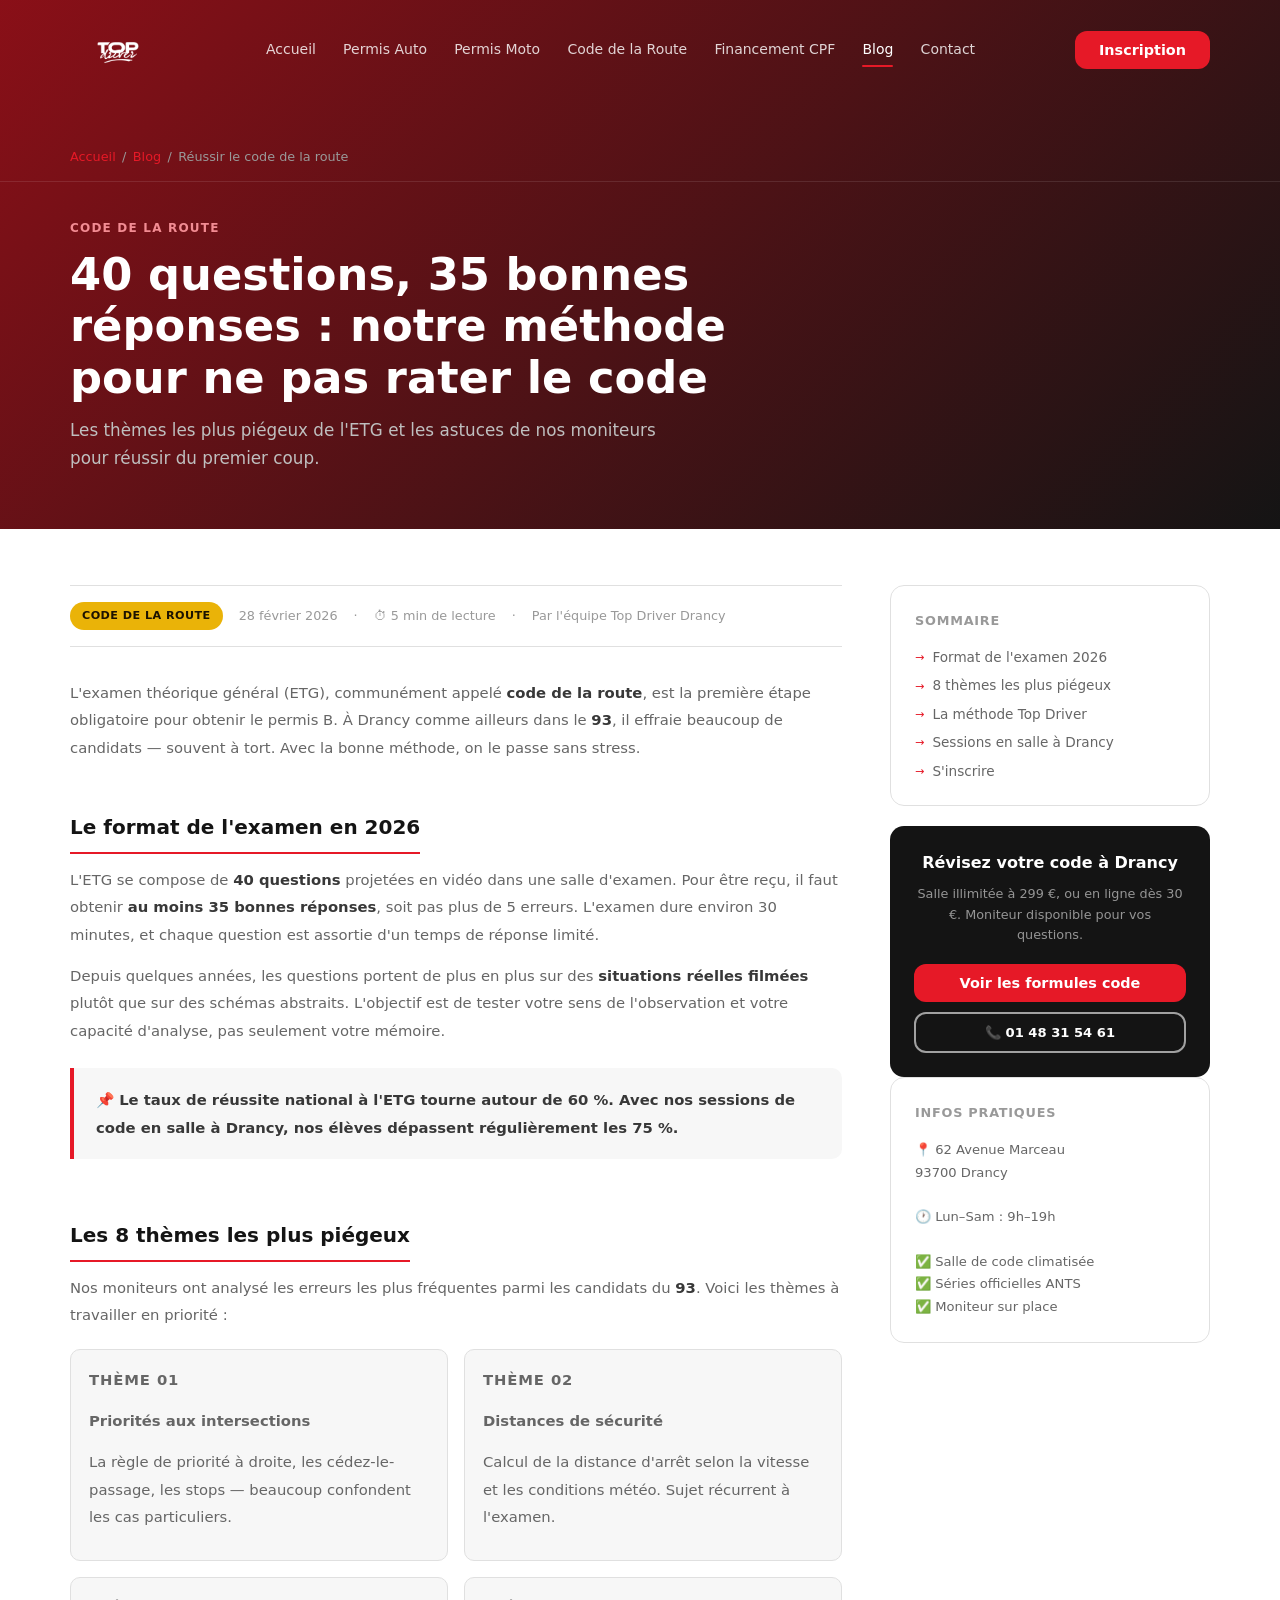
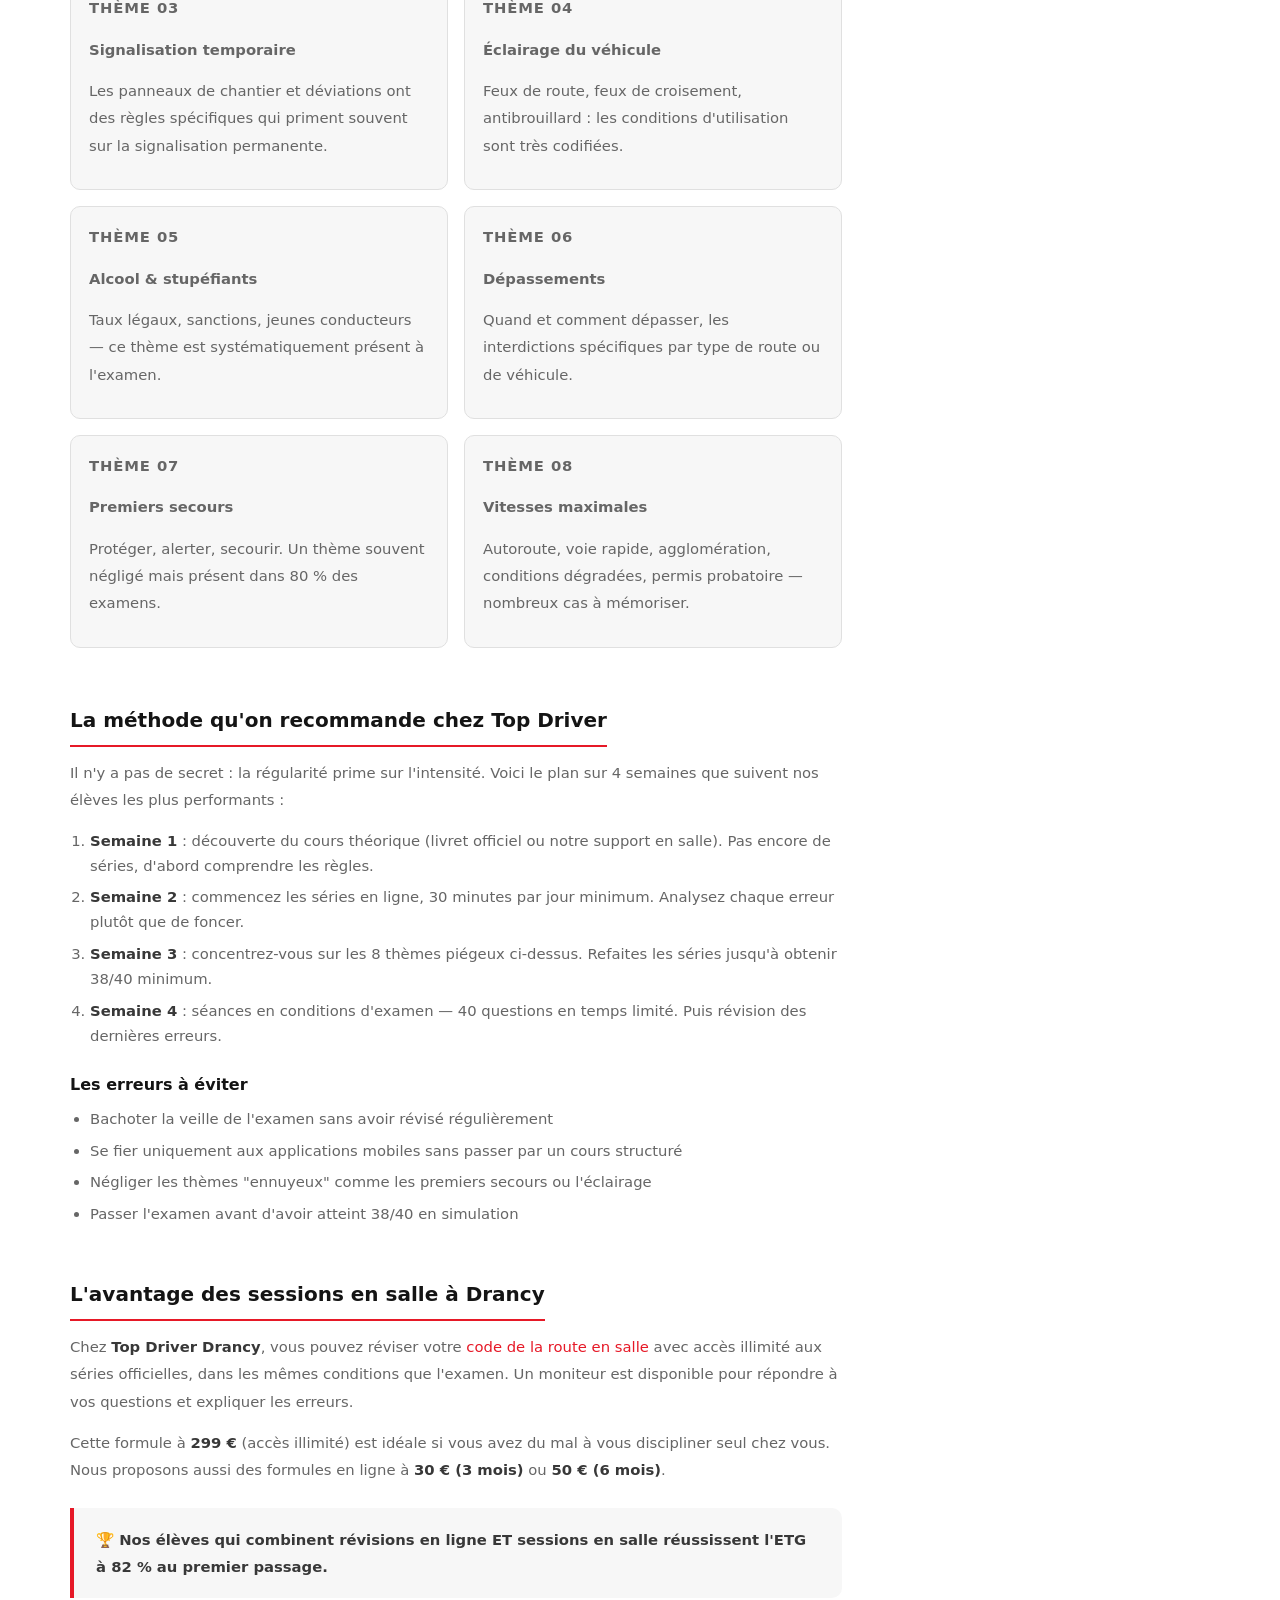
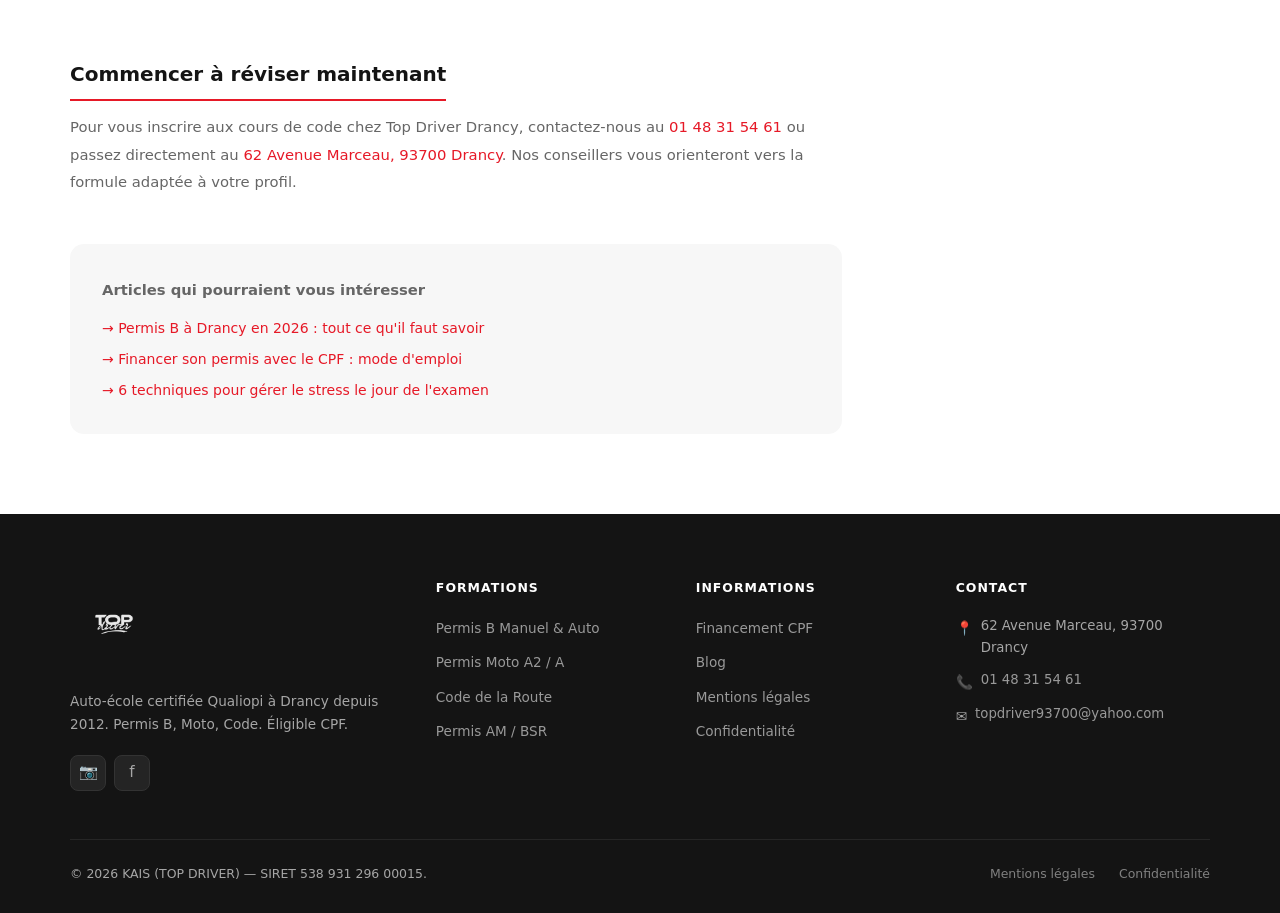
<file: blog/reussir-code-route-drancy.html>
<!DOCTYPE html>
<html lang="fr">
<head>
  <meta charset="UTF-8" />
  <meta name="viewport" content="width=device-width, initial-scale=1.0" />
  <meta name="description" content="Comment réussir le code de la route du premier coup à Drancy ? Méthode, thèmes piégeux et astuces de révision testées par nos moniteurs de l'auto-école Top Driver." />
  <meta name="robots" content="index, follow" />
  <link rel="canonical" href="../blog/reussir-code-route-drancy.html" />
  <meta property="og:title" content="Réussir le code de la route du premier coup — Méthode Top Driver Drancy" />
  <meta property="og:description" content="40 questions, 35 bonnes réponses minimum. Nos moniteurs vous livrent les thèmes les plus piégeux et la méthode pour réussir l'ETG au premier passage." />
  <meta property="og:type" content="article" />
  <title>Réussir le code de la route du premier coup | Top Driver Drancy</title>
  <link rel="stylesheet" href="../css/style.css" />

  <script type="application/ld+json">
  {
    "@context": "https://schema.org",
    "@type": "BlogPosting",
    "headline": "40 questions, 35 bonnes réponses : notre méthode pour ne pas rater le code",
    "description": "Méthode complète pour réussir l'examen du code de la route dès le premier passage à Drancy.",
    "datePublished": "2026-02-28",
    "dateModified": "2026-02-28",
    "author": { "@type": "Organization", "name": "Top Driver Drancy" },
    "publisher": { "@type": "Organization", "name": "Top Driver Drancy" }
  }
  </script>

  <style>
    .article-layout { display:grid; grid-template-columns:1fr 320px; gap:3rem; padding-block:3.5rem 5rem; align-items:start; }
    .article-body h2 { font-size:1.25rem; font-weight:800; color:var(--black); margin:2.25rem 0 .75rem; padding-bottom:.5rem; border-bottom:2px solid var(--red); display:inline-block; }
    .article-body h3 { font-size:1rem; font-weight:700; color:var(--black); margin:1.5rem 0 .5rem; }
    .article-body p { font-size:.925rem; color:var(--gray-600); line-height:1.85; margin-bottom:.875rem; }
    .article-body ul, .article-body ol { margin:.5rem 0 1rem 1.25rem; display:flex; flex-direction:column; gap:.4rem; }
    .article-body li { font-size:.925rem; color:var(--gray-600); line-height:1.7; list-style:disc; }
    .article-body ol li { list-style:decimal; }
    .article-body a { color:var(--red); }
    .article-body a:hover { text-decoration:underline; }
    .article-body strong { color:var(--gray-800); }
    .article-highlight { background:var(--off-white); border-left:4px solid var(--red); border-radius:0 10px 10px 0; padding:1.125rem 1.375rem; margin:1.5rem 0; }
    .article-highlight p { margin:0; font-weight:600; color:var(--gray-800); }
    .theme-grid { display:grid; grid-template-columns:repeat(2,1fr); gap:1rem; margin:1.25rem 0; }
    .theme-card { background:var(--off-white); border-radius:10px; padding:1rem 1.125rem; border:1px solid var(--gray-200); }
    .theme-card__label { font-size:.7rem; font-weight:700; letter-spacing:.06em; text-transform:uppercase; color:var(--red); margin-bottom:.3rem; }
    .theme-card__name { font-size:.875rem; font-weight:700; color:var(--black); margin-bottom:.25rem; }
    .theme-card__desc { font-size:.8rem; color:var(--gray-500); line-height:1.6; }
    .article-meta-bar { display:flex; align-items:center; gap:1rem; flex-wrap:wrap; padding-block:1rem; border-block:1px solid var(--gray-200); margin-bottom:2rem; font-size:.8rem; color:var(--gray-400); }
    .article-meta-bar .badge { padding:.3rem .75rem; border-radius:999px; font-size:.7rem; font-weight:700; letter-spacing:.04em; text-transform:uppercase; background:#eab308; color:#1c1200; }
    .article-sidebar { position:sticky; top:120px; }
    .sidebar-card { background:var(--white); border:1px solid var(--gray-200); border-radius:14px; padding:1.5rem; margin-bottom:1.25rem; }
    .sidebar-card__title { font-size:.8rem; font-weight:800; letter-spacing:.06em; text-transform:uppercase; color:var(--gray-400); margin-bottom:1rem; }
    .sidebar-toc { list-style:none; display:flex; flex-direction:column; gap:.5rem; }
    .sidebar-toc li a { font-size:.85rem; color:var(--gray-600); text-decoration:none; display:flex; gap:.5rem; align-items:flex-start; line-height:1.5; transition:color .2s; }
    .sidebar-toc li a:hover { color:var(--red); }
    .sidebar-toc li a::before { content:"→"; color:var(--red); font-size:.7rem; margin-top:.2rem; flex-shrink:0; }
    .sidebar-cta { background:var(--black); border-radius:14px; padding:1.5rem; text-align:center; }
    .sidebar-cta__title { font-size:1rem; font-weight:800; color:var(--white); margin-bottom:.5rem; }
    .sidebar-cta__sub { font-size:.8rem; color:rgba(255,255,255,.55); margin-bottom:1.125rem; line-height:1.6; }
    .article-related { padding:2rem; background:var(--off-white); border-radius:14px; margin-top:3rem; }
    .article-related__title { font-size:1rem; font-weight:800; color:var(--black); margin-bottom:1rem; }
    .article-related__links { display:flex; flex-direction:column; gap:.5rem; }
    .article-related__link { font-size:.875rem; color:var(--red); text-decoration:none; }
    .article-related__link:hover { text-decoration:underline; }
    @media (max-width:900px) { .article-layout { grid-template-columns:1fr; } .article-sidebar { position:static; } .theme-grid { grid-template-columns:1fr; } }
  </style>
</head>
<body>

<header class="site-header" role="banner">
  <div class="container site-header__inner">
    <a href="../index.html" class="site-header__logo" aria-label="Top Driver Drancy — Accueil">
      <img src="../assets/logo-topdriver.png" alt="Top Driver — Auto-École Drancy" width="240" height="90" />
    </a>
    <nav class="site-nav" aria-label="Navigation principale">
      <a href="../index.html" class="site-nav__link">Accueil</a>
      <a href="../permis-auto.html" class="site-nav__link">Permis Auto</a>
      <a href="../permis-moto.html" class="site-nav__link">Permis Moto</a>
      <a href="../code-route.html" class="site-nav__link">Code de la Route</a>
      <a href="../financement-cpf.html" class="site-nav__link">Financement CPF</a>
      <a href="../blog.html" class="site-nav__link is-active">Blog</a>
      <a href="../contact.html" class="site-nav__link">Contact</a>
    </nav>
    <div class="site-header__cta"><a href="../contact.html" class="btn btn--primary">Inscription</a></div>
    <button class="nav-toggle" id="nav-toggle-btn" aria-controls="mobile-nav" aria-expanded="false" aria-label="Ouvrir le menu">
      <span class="nav-toggle__bar" aria-hidden="true"></span>
      <span class="nav-toggle__bar" aria-hidden="true"></span>
      <span class="nav-toggle__bar" aria-hidden="true"></span>
    </button>
  </div>
</header>

<nav class="mobile-nav" id="mobile-nav" aria-label="Navigation mobile" aria-hidden="true">
  <ul class="mobile-nav__list">
    <li><a href="../index.html" class="mobile-nav__link">Accueil</a></li>
    <li><a href="../permis-auto.html" class="mobile-nav__link">Permis Auto</a></li>
    <li><a href="../permis-moto.html" class="mobile-nav__link">Permis Moto</a></li>
    <li><a href="../code-route.html" class="mobile-nav__link">Code de la Route</a></li>
    <li><a href="../financement-cpf.html" class="mobile-nav__link">Financement CPF</a></li>
    <li><a href="../blog.html" class="mobile-nav__link is-active">Blog</a></li>
    <li><a href="../contact.html" class="mobile-nav__link">Contact</a></li>
  </ul>
  <a href="../contact.html" class="btn btn--primary" style="width:100%;justify-content:center;">Inscription</a>
</nav>

<main>

  <section class="page-hero" aria-labelledby="article-title">
    <div class="breadcrumb" style="background:transparent;border-bottom-color:rgba(255,255,255,.1);">
      <div class="container">
        <ol class="breadcrumb__list" aria-label="Fil d'Ariane">
          <li class="breadcrumb__item"><a href="../index.html">Accueil</a></li>
          <li class="breadcrumb__sep" aria-hidden="true">/</li>
          <li class="breadcrumb__item"><a href="../blog.html">Blog</a></li>
          <li class="breadcrumb__sep" aria-hidden="true">/</li>
          <li class="breadcrumb__item" aria-current="page">Réussir le code de la route</li>
        </ol>
      </div>
    </div>
    <div class="container" style="padding-top:2rem;">
      <span class="eyebrow page-hero__eyebrow">Code de la Route</span>
      <h1 class="page-hero__title" id="article-title" style="max-width:780px;">
        40 questions, 35 bonnes réponses : notre méthode pour ne pas rater le code
      </h1>
      <p class="page-hero__sub" style="max-width:620px;">
        Les thèmes les plus piégeux de l'ETG et les astuces de nos moniteurs pour réussir du premier coup.
      </p>
    </div>
  </section>

  <section aria-label="Contenu de l'article">
    <div class="container">
      <div class="article-layout">

        <article class="article-body">

          <div class="article-meta-bar">
            <span class="badge">Code de la Route</span>
            <time datetime="2026-02-28">28 février 2026</time>
            <span>·</span>
            <span>⏱ 5 min de lecture</span>
            <span>·</span>
            <span>Par l'équipe Top Driver Drancy</span>
          </div>

          <p>
            L'examen théorique général (ETG), communément appelé <strong>code de la route</strong>,
            est la première étape obligatoire pour obtenir le permis B. À Drancy comme ailleurs
            dans le <strong>93</strong>, il effraie beaucoup de candidats — souvent à tort.
            Avec la bonne méthode, on le passe sans stress.
          </p>

          <h2 id="format">Le format de l'examen en 2026</h2>
          <p>
            L'ETG se compose de <strong>40 questions</strong> projetées en vidéo dans une salle d'examen.
            Pour être reçu, il faut obtenir <strong>au moins 35 bonnes réponses</strong>, soit pas plus
            de 5 erreurs. L'examen dure environ 30 minutes, et chaque question est assortie d'un temps de réponse limité.
          </p>
          <p>
            Depuis quelques années, les questions portent de plus en plus sur des <strong>situations réelles filmées</strong>
            plutôt que sur des schémas abstraits. L'objectif est de tester votre sens de l'observation
            et votre capacité d'analyse, pas seulement votre mémoire.
          </p>

          <div class="article-highlight">
            <p>📌 Le taux de réussite national à l'ETG tourne autour de 60 %. Avec nos sessions de code en salle à Drancy, nos élèves dépassent régulièrement les 75 %.</p>
          </div>

          <h2 id="themes">Les 8 thèmes les plus piégeux</h2>
          <p>
            Nos moniteurs ont analysé les erreurs les plus fréquentes parmi les candidats
            du <strong>93</strong>. Voici les thèmes à travailler en priorité :
          </p>

          <div class="theme-grid">
            <div class="theme-card">
              <p class="theme-card__label">Thème 01</p>
              <p class="theme-card__name">Priorités aux intersections</p>
              <p class="theme-card__desc">La règle de priorité à droite, les cédez-le-passage, les stops — beaucoup confondent les cas particuliers.</p>
            </div>
            <div class="theme-card">
              <p class="theme-card__label">Thème 02</p>
              <p class="theme-card__name">Distances de sécurité</p>
              <p class="theme-card__desc">Calcul de la distance d'arrêt selon la vitesse et les conditions météo. Sujet récurrent à l'examen.</p>
            </div>
            <div class="theme-card">
              <p class="theme-card__label">Thème 03</p>
              <p class="theme-card__name">Signalisation temporaire</p>
              <p class="theme-card__desc">Les panneaux de chantier et déviations ont des règles spécifiques qui priment souvent sur la signalisation permanente.</p>
            </div>
            <div class="theme-card">
              <p class="theme-card__label">Thème 04</p>
              <p class="theme-card__name">Éclairage du véhicule</p>
              <p class="theme-card__desc">Feux de route, feux de croisement, antibrouillard : les conditions d'utilisation sont très codifiées.</p>
            </div>
            <div class="theme-card">
              <p class="theme-card__label">Thème 05</p>
              <p class="theme-card__name">Alcool & stupéfiants</p>
              <p class="theme-card__desc">Taux légaux, sanctions, jeunes conducteurs — ce thème est systématiquement présent à l'examen.</p>
            </div>
            <div class="theme-card">
              <p class="theme-card__label">Thème 06</p>
              <p class="theme-card__name">Dépassements</p>
              <p class="theme-card__desc">Quand et comment dépasser, les interdictions spécifiques par type de route ou de véhicule.</p>
            </div>
            <div class="theme-card">
              <p class="theme-card__label">Thème 07</p>
              <p class="theme-card__name">Premiers secours</p>
              <p class="theme-card__desc">Protéger, alerter, secourir. Un thème souvent négligé mais présent dans 80 % des examens.</p>
            </div>
            <div class="theme-card">
              <p class="theme-card__label">Thème 08</p>
              <p class="theme-card__name">Vitesses maximales</p>
              <p class="theme-card__desc">Autoroute, voie rapide, agglomération, conditions dégradées, permis probatoire — nombreux cas à mémoriser.</p>
            </div>
          </div>

          <h2 id="methode">La méthode qu'on recommande chez Top Driver</h2>
          <p>
            Il n'y a pas de secret : la régularité prime sur l'intensité. Voici le plan sur 4 semaines
            que suivent nos élèves les plus performants :
          </p>
          <ol>
            <li><strong>Semaine 1</strong> : découverte du cours théorique (livret officiel ou notre support en salle). Pas encore de séries, d'abord comprendre les règles.</li>
            <li><strong>Semaine 2</strong> : commencez les séries en ligne, 30 minutes par jour minimum. Analysez chaque erreur plutôt que de foncer.</li>
            <li><strong>Semaine 3</strong> : concentrez-vous sur les 8 thèmes piégeux ci-dessus. Refaites les séries jusqu'à obtenir 38/40 minimum.</li>
            <li><strong>Semaine 4</strong> : séances en conditions d'examen — 40 questions en temps limité. Puis révision des dernières erreurs.</li>
          </ol>

          <h3>Les erreurs à éviter</h3>
          <ul>
            <li>Bachoter la veille de l'examen sans avoir révisé régulièrement</li>
            <li>Se fier uniquement aux applications mobiles sans passer par un cours structuré</li>
            <li>Négliger les thèmes "ennuyeux" comme les premiers secours ou l'éclairage</li>
            <li>Passer l'examen avant d'avoir atteint 38/40 en simulation</li>
          </ul>

          <h2 id="en-salle">L'avantage des sessions en salle à Drancy</h2>
          <p>
            Chez <strong>Top Driver Drancy</strong>, vous pouvez réviser votre <a href="../code-route.html">code
            de la route en salle</a> avec accès illimité aux séries officielles, dans les mêmes conditions
            que l'examen. Un moniteur est disponible pour répondre à vos questions et expliquer les erreurs.
          </p>
          <p>
            Cette formule à <strong>299 €</strong> (accès illimité) est idéale si vous avez du mal
            à vous discipliner seul chez vous. Nous proposons aussi des formules en ligne à
            <strong>30 € (3 mois)</strong> ou <strong>50 € (6 mois)</strong>.
          </p>

          <div class="article-highlight">
            <p>🏆 Nos élèves qui combinent révisions en ligne ET sessions en salle réussissent l'ETG à 82 % au premier passage.</p>
          </div>

          <h2 id="inscription">Commencer à réviser maintenant</h2>
          <p>
            Pour vous inscrire aux cours de code chez Top Driver Drancy, contactez-nous au
            <a href="tel:+33148315461">01 48 31 54 61</a> ou passez directement au
            <a href="../contact.html">62 Avenue Marceau, 93700 Drancy</a>.
            Nos conseillers vous orienteront vers la formule adaptée à votre profil.
          </p>

          <div class="article-related">
            <p class="article-related__title">Articles qui pourraient vous intéresser</p>
            <div class="article-related__links">
              <a href="permis-b-drancy-2026.html" class="article-related__link">→ Permis B à Drancy en 2026 : tout ce qu'il faut savoir</a>
              <a href="financer-permis-cpf-drancy.html" class="article-related__link">→ Financer son permis avec le CPF : mode d'emploi</a>
              <a href="gerer-stress-examen-conduite.html" class="article-related__link">→ 6 techniques pour gérer le stress le jour de l'examen</a>
            </div>
          </div>

        </article>

        <aside class="article-sidebar" aria-label="Sommaire">
          <div class="sidebar-card">
            <p class="sidebar-card__title">Sommaire</p>
            <ul class="sidebar-toc">
              <li><a href="#format">Format de l'examen 2026</a></li>
              <li><a href="#themes">8 thèmes les plus piégeux</a></li>
              <li><a href="#methode">La méthode Top Driver</a></li>
              <li><a href="#en-salle">Sessions en salle à Drancy</a></li>
              <li><a href="#inscription">S'inscrire</a></li>
            </ul>
          </div>

          <div class="sidebar-cta">
            <p class="sidebar-cta__title">Révisez votre code à Drancy</p>
            <p class="sidebar-cta__sub">Salle illimitée à 299 €, ou en ligne dès 30 €. Moniteur disponible pour vos questions.</p>
            <a href="../code-route.html" class="btn btn--primary" style="width:100%;justify-content:center;margin-bottom:.625rem;">Voir les formules code</a>
            <a href="tel:+33148315461" class="btn btn--outline" style="width:100%;justify-content:center;font-size:.82rem;">📞 01 48 31 54 61</a>
          </div>

          <div class="sidebar-card">
            <p class="sidebar-card__title">Infos pratiques</p>
            <p style="font-size:.82rem;color:var(--gray-600);line-height:1.7;margin:0;">
              📍 62 Avenue Marceau<br />93700 Drancy<br /><br />
              🕐 Lun–Sam : 9h–19h<br /><br />
              ✅ Salle de code climatisée<br />
              ✅ Séries officielles ANTS<br />
              ✅ Moniteur sur place
            </p>
          </div>
        </aside>

      </div>
    </div>
  </section>

</main>

<footer class="site-footer" role="contentinfo">
  <div class="container">
    <div class="site-footer__grid">
      <div>
        <a href="../index.html" class="site-footer__logo" aria-label="Accueil">
          <img src="../assets/logo-topdriver.png" alt="Top Driver Drancy" width="220" height="88" />
        </a>
        <p class="site-footer__tagline">Auto-école certifiée Qualiopi à Drancy depuis 2012. Permis B, Moto, Code. Éligible CPF.</p>
        <div class="site-footer__social">
          <a href="https://www.instagram.com/topdriverdrancy/" class="site-footer__social-link" aria-label="Instagram" target="_blank" rel="noopener">📷</a>
          <a href="https://www.facebook.com/TopDriverDrancy/" class="site-footer__social-link" aria-label="Facebook" target="_blank" rel="noopener">f</a>
        </div>
      </div>
      <div>
        <p class="site-footer__col-title">Formations</p>
        <ul class="site-footer__links">
          <li><a href="../permis-auto.html" class="site-footer__link">Permis B Manuel &amp; Auto</a></li>
          <li><a href="../permis-moto.html" class="site-footer__link">Permis Moto A2 / A</a></li>
          <li><a href="../code-route.html" class="site-footer__link">Code de la Route</a></li>
          <li><a href="../permis-moto.html" class="site-footer__link">Permis AM / BSR</a></li>
        </ul>
      </div>
      <div>
        <p class="site-footer__col-title">Informations</p>
        <ul class="site-footer__links">
          <li><a href="../financement-cpf.html" class="site-footer__link">Financement CPF</a></li>
          <li><a href="../blog.html" class="site-footer__link">Blog</a></li>
          <li><a href="../mentions-legales.html" class="site-footer__link">Mentions légales</a></li>
          <li><a href="../politique-confidentialite.html" class="site-footer__link">Confidentialité</a></li>
        </ul>
      </div>
      <div>
        <p class="site-footer__col-title">Contact</p>
        <div class="site-footer__contact-item"><span class="site-footer__contact-icon" aria-hidden="true">📍</span><span>62 Avenue Marceau, 93700 Drancy</span></div>
        <div class="site-footer__contact-item"><span class="site-footer__contact-icon" aria-hidden="true">📞</span><a href="tel:+33148315461">01 48 31 54 61</a></div>
        <div class="site-footer__contact-item"><span class="site-footer__contact-icon" aria-hidden="true">✉️</span><a href="mailto:topdriver93700@yahoo.com">topdriver93700@yahoo.com</a></div>
      </div>
    </div>
    <div class="site-footer__bottom">
      <p class="site-footer__copy">© <span id="footer-year">2024</span> KAIS (TOP DRIVER) — SIRET 538 931 296 00015.</p>
      <nav class="site-footer__legal" aria-label="Liens légaux">
        <a href="../mentions-legales.html">Mentions légales</a>
        <a href="../politique-confidentialite.html">Confidentialité</a>
      </nav>
    </div>
  </div>
</footer>

<script src="../js/main.js"></script>
</body>
</html>
</file>
<file: css/style.css>
/* ================================================================
   TOP DRIVER DRANCY — FEUILLE DE STYLE PARTAGÉE
   ================================================================ */

/* ----------------------------------------------------------------
   1. VARIABLES & RESET
---------------------------------------------------------------- */
:root {
  --red: hsl(356, 80%, 50%);
  --red-dark: hsl(356, 80%, 38%);
  --red-light: hsl(356, 80%, 62%);
  --red-faint: hsl(356, 80%, 97%);
  --red-pale: hsl(356, 80%, 93%);
  --black: hsl(0, 0%, 8%);
  --black-mid: hsl(0, 0%, 13%);
  --black-light: hsl(0, 0%, 20%);
  --white: hsl(0, 0%, 100%);
  --off-white: hsl(0, 0%, 97%);
  --gray-100: hsl(0, 0%, 94%);
  --gray-200: hsl(0, 0%, 88%);
  --gray-400: hsl(0, 0%, 60%);
  --gray-600: hsl(0, 0%, 40%);
  --gray-800: hsl(0, 0%, 22%);
  --font: system-ui, -apple-system, "Segoe UI", Roboto, Arial, sans-serif;
  --r: 0.75rem;
  --r-lg: 1.25rem;
  --sh-sm: 0 1px 4px rgba(0,0,0,.07);
  --sh-md: 0 4px 20px rgba(0,0,0,.11);
  --sh-lg: 0 10px 40px rgba(0,0,0,.16);
  --sh-red: 0 8px 30px hsl(356 80% 50% / .25);
  --t: .22s ease;
}

*, *::before, *::after { box-sizing: border-box; margin: 0; padding: 0; }
html { scroll-behavior: smooth; font-size: 16px; }
body {
  font-family: var(--font);
  color: var(--black);
  background: var(--white);
  line-height: 1.65;
  -webkit-font-smoothing: antialiased;
}
img { max-width: 100%; height: auto; display: block; }
a { color: inherit; text-decoration: none; }
ul, ol { list-style: none; }
button { cursor: pointer; font-family: inherit; border: none; background: none; }

/* ----------------------------------------------------------------
   2. UTILITAIRES
---------------------------------------------------------------- */
.container {
  width: 100%;
  max-width: 1180px;
  margin-inline: auto;
  padding-inline: 1.25rem;
}
.sr-only {
  position: absolute; width: 1px; height: 1px; padding: 0;
  margin: -1px; overflow: hidden; clip: rect(0,0,0,0);
  white-space: nowrap; border: 0;
}

/* Badges */
.badge {
  display: inline-flex; align-items: center; gap: .3rem;
  padding: .2rem .65rem; border-radius: 999px;
  font-size: .7rem; font-weight: 700; letter-spacing: .05em;
  text-transform: uppercase;
}
.badge--red { background: var(--red); color: var(--white); }
.badge--black { background: var(--black); color: var(--white); }
.badge--outline { border: 1.5px solid var(--red); color: var(--red); background: transparent; }

/* Buttons */
.btn {
  display: inline-flex; align-items: center; justify-content: center;
  gap: .5rem; padding: .75rem 1.5rem; border-radius: var(--r);
  font-size: .9rem; font-weight: 600; line-height: 1;
  transition: background var(--t), color var(--t), transform var(--t), box-shadow var(--t);
}
.btn:focus-visible { outline: 3px solid var(--red); outline-offset: 3px; }
.btn--primary { background: var(--red); color: var(--white); }
.btn--primary:hover { background: var(--red-dark); transform: translateY(-2px); box-shadow: var(--sh-red); }
.btn--white { background: var(--white); color: var(--red); font-weight: 700; }
.btn--white:hover { background: var(--gray-100); transform: translateY(-2px); box-shadow: var(--sh-md); }
.btn--outline { background: transparent; color: var(--white); border: 2px solid rgba(255,255,255,.6); }
.btn--outline:hover { background: var(--white); color: var(--black); border-color: var(--white); }
.btn--outline-dark { background: transparent; color: var(--black); border: 2px solid var(--gray-200); }
.btn--outline-dark:hover { background: var(--black); color: var(--white); border-color: var(--black); }
.btn--lg { padding: 1rem 2rem; font-size: 1rem; }
.btn--sm { padding: .5rem 1rem; font-size: .82rem; }

/* Section titles */
.eyebrow {
  display: inline-block; font-size: .75rem; font-weight: 700;
  letter-spacing: .1em; text-transform: uppercase; color: var(--red);
  margin-bottom: .75rem;
}
.eyebrow--light { color: hsl(356,80%,72%); }
.section-title {
  font-size: clamp(1.6rem, 3vw, 2.5rem); font-weight: 900;
  line-height: 1.15; color: var(--black);
}
.section-title--white { color: var(--white); }
.section-sub {
  margin-top: .75rem; font-size: 1.05rem; color: var(--gray-600);
  max-width: 600px; line-height: 1.7;
}
.section-sub--white { color: hsl(0,0%,75%); }
.sec-head { margin-bottom: 3rem; }
.sec-head--center { text-align: center; }
.sec-head--center .section-sub { margin-inline: auto; }

/* ----------------------------------------------------------------
   3. HEADER & NAV
---------------------------------------------------------------- */
.site-header {
  position: fixed; inset-block-start: 0; inset-inline: 0; z-index: 100;
  background: transparent;
  border-bottom: 1px solid transparent;
  transition: background .35s ease, border-color .35s ease, box-shadow .35s ease;
}
/* Fondu vers noir au scroll */
.site-header.scrolled {
  background: rgba(8,8,8,.96);
  backdrop-filter: blur(14px);
  -webkit-backdrop-filter: blur(14px);
  border-bottom: 1px solid hsl(0,0%,14%);
  box-shadow: 0 4px 30px rgba(0,0,0,.45);
}

.site-header__inner {
  display: flex; align-items: center;
  justify-content: space-between; height: 100px; gap: 1.5rem;
}

/* Logo — blanc par défaut (sur fonds sombres / hero) */
.site-header__logo img {
  height: 96px; width: auto; object-fit: contain;
  filter: brightness(0) invert(1);
  transition: opacity var(--t), filter var(--t);
}
.site-header__logo:hover img { opacity: .85; }

/* Pages sans hero sombre : header toujours sombre → logo blanc OK */
body.page--light .site-header {
  background: rgba(8,8,8,.96);
  backdrop-filter: blur(14px);
  -webkit-backdrop-filter: blur(14px);
  border-bottom: 1px solid hsl(0,0%,14%);
  box-shadow: 0 4px 30px rgba(0,0,0,.45);
}

/* Desktop nav */
.site-nav { display: flex; align-items: center; gap: .1rem; }
.site-nav__link {
  padding: .45rem .8rem; border-radius: .5rem;
  font-size: .875rem; font-weight: 500; color: rgba(255,255,255,.82);
  position: relative; transition: color var(--t), background var(--t);
  white-space: nowrap;
}
.site-nav__link::after {
  content: ""; position: absolute; bottom: 2px; left: .8rem;
  width: 0; height: 2px; background: var(--red);
  border-radius: 1px; transition: width var(--t);
}
.site-nav__link:hover,
.site-nav__link.is-active { color: var(--white); }
.site-nav__link:hover::after,
.site-nav__link.is-active::after { width: calc(100% - 1.6rem); }

.site-header__cta { display: flex; align-items: center; gap: .75rem; }

/* Mobile toggle */
.nav-toggle {
  display: none; flex-direction: column; justify-content: center;
  gap: 5px; width: 38px; height: 38px; padding: 5px;
  border-radius: 6px; transition: background var(--t);
}
.nav-toggle:hover { background: rgba(255,255,255,.12); }
.nav-toggle__bar {
  display: block; width: 100%; height: 2px;
  background: var(--white); border-radius: 2px;
  transition: transform var(--t), opacity var(--t);
}
.nav-toggle[aria-expanded="true"] .nav-toggle__bar:nth-child(1) {
  transform: translateY(7px) rotate(45deg);
}
.nav-toggle[aria-expanded="true"] .nav-toggle__bar:nth-child(2) { opacity: 0; }
.nav-toggle[aria-expanded="true"] .nav-toggle__bar:nth-child(3) {
  transform: translateY(-7px) rotate(-45deg);
}

/* Mobile nav */
.mobile-nav {
  display: none; position: fixed;
  inset-block-start: 100px; inset-inline: 0;
  background: var(--white); border-bottom: 1px solid var(--gray-200);
  padding: 1rem 1.25rem 1.5rem; z-index: 99;
  box-shadow: var(--sh-lg);
}
.mobile-nav.is-open { display: block; }
.mobile-nav__list { display: flex; flex-direction: column; gap: .2rem; margin-bottom: 1rem; }
.mobile-nav__link {
  display: block; padding: .7rem .875rem; border-radius: .5rem;
  font-size: .95rem; font-weight: 500; color: var(--black);
  transition: background var(--t);
}
.mobile-nav__link:hover { background: var(--gray-100); }
.mobile-nav__link.is-active { color: var(--red); background: var(--red-faint); }

/* ----------------------------------------------------------------
   4. BREADCRUMB
---------------------------------------------------------------- */
.breadcrumb {
  padding: .875rem 0;
  border-bottom: 1px solid var(--gray-200);
  background: var(--off-white);
}
.breadcrumb__list {
  display: flex; align-items: center; flex-wrap: wrap;
  gap: .25rem; font-size: .8rem; color: var(--gray-400);
}
.breadcrumb__item a { color: var(--red); }
.breadcrumb__item a:hover { text-decoration: underline; }
.breadcrumb__sep { color: var(--gray-400); margin-inline: .15rem; }

/* ----------------------------------------------------------------
   5. HERO PRINCIPAL (homepage)
---------------------------------------------------------------- */
.hero {
  position: relative; min-height: 100svh; display: flex;
  align-items: center; overflow: hidden;
  padding-block: 110px 4rem;
  background: var(--black)
    url('../assets/lecon-conduite-top-driver.webp')
    center center / cover no-repeat;
}
/* Dégradé couvrant l'image à gauche (lisibilité texte) et révélant la photo à droite */
.hero__bg {
  position: absolute; inset: 0; z-index: 1;
  background: linear-gradient(
    to right,
    hsl(0,0%,4%,.98)     0%,
    hsl(0,0%,4%,.92)    38%,
    hsl(356,80%,12%,.78) 58%,
    hsl(356,80%,8%,.50)  76%,
    hsl(356,80%,4%,.28) 100%
  );
}
/* Supprimer les cercles décoratifs abstraits — remplacés par la vraie photo */
.hero__deco { display: none; }
.hero__inner { position: relative; z-index: 2; width: 100%; }
.hero__content { max-width: 680px; }

.hero__eyebrow {
  display: inline-flex; align-items: center; gap: .5rem;
  background: hsl(356,80%,50%,.12); border: 1px solid hsl(356,80%,60%,.25);
  border-radius: 999px; padding: .4rem 1rem;
  font-size: .78rem; font-weight: 600; color: hsl(356,80%,78%);
  letter-spacing: .07em; text-transform: uppercase; margin-bottom: 1.5rem;
}
.hero__dot {
  width: 7px; height: 7px; background: var(--red); border-radius: 50%;
  animation: pulse 2s infinite;
}
@keyframes pulse {
  0%, 100% { opacity: 1; transform: scale(1); }
  50% { opacity: .4; transform: scale(1.5); }
}

.hero__title {
  font-size: clamp(2.2rem, 5vw, 4rem); font-weight: 900;
  line-height: 1.08; color: var(--white); margin-bottom: 1.25rem;
}
.hero__accent { color: var(--red); }
.hero__sub {
  font-size: clamp(1rem, 1.5vw, 1.15rem);
  color: hsl(0,0%,76%); margin-bottom: 2.25rem; max-width: 520px;
}
.hero__actions { display: flex; flex-wrap: wrap; gap: 1rem; margin-bottom: 3.5rem; }
.hero__trust { display: flex; flex-wrap: wrap; gap: 1.25rem; }
.hero__trust-item {
  display: flex; align-items: center; gap: .625rem; font-size: .82rem;
  color: hsl(0,0%,72%);
}
.hero__trust-icon {
  width: 34px; height: 34px;
  background: hsl(356,80%,50%,.13); border: 1px solid hsl(356,80%,60%,.2);
  border-radius: 8px; display: flex; align-items: center;
  justify-content: center; font-size: 1rem; flex-shrink: 0;
}
.hero__trust-text strong { display: block; color: var(--white); font-weight: 700; }
.hero__trust-text span { font-size: .76rem; }

.hero__scroll {
  position: absolute; bottom: 2rem; left: 50%; translate: -50% 0; z-index: 2;
  display: flex; flex-direction: column; align-items: center; gap: .375rem;
  color: hsl(0,0%,55%); font-size: .72rem; letter-spacing: .06em;
  animation: bounce 2.5s infinite;
}
.hero__scroll-mouse {
  width: 22px; height: 34px; border: 2px solid currentColor;
  border-radius: 11px; display: flex; justify-content: center; padding-top: 5px;
}
.hero__scroll-dot {
  width: 3px; height: 7px; background: currentColor;
  border-radius: 2px; animation: scroll-dot 2.5s infinite;
}
@keyframes bounce { 0%,100% { transform: translateY(0); } 60% { transform: translateY(7px); } }
@keyframes scroll-dot {
  0% { transform: translateY(0); opacity: 1; }
  100% { transform: translateY(10px); opacity: 0; }
}

/* ----------------------------------------------------------------
   6. HERO INTERNE (pages secondaires)
---------------------------------------------------------------- */
.page-hero {
  background: linear-gradient(135deg, hsl(356,80%,30%) 0%, var(--black) 100%);
  /* padding-top = hauteur du header fixe (100px) + respiration (2rem) */
  padding-block: calc(100px + 2rem) 3.5rem; color: var(--white);
}
.page-hero__eyebrow { color: hsl(356,80%,75%); margin-bottom: .625rem; }
.page-hero__title {
  font-size: clamp(1.8rem, 3.5vw, 2.8rem); font-weight: 900;
  color: var(--white); line-height: 1.15; margin-bottom: .875rem;
}
.page-hero__sub { font-size: 1.05rem; color: hsl(0,0%,75%); max-width: 580px; }
.page-hero__actions { display: flex; flex-wrap: wrap; gap: 1rem; margin-top: 2rem; }

/* ----------------------------------------------------------------
   7. STATS BAND — TICKER
---------------------------------------------------------------- */
.stats-band {
  background: var(--black); color: var(--white);
  padding-block: 1.375rem;
  border-top: 1px solid hsl(0,0%,14%);
  border-bottom: 1px solid hsl(0,0%,14%);
  overflow: hidden;
  /* Masques de fondu gauche/droite */
  -webkit-mask-image: linear-gradient(to right, transparent 0%, black 6%, black 94%, transparent 100%);
  mask-image: linear-gradient(to right, transparent 0%, black 6%, black 94%, transparent 100%);
}
.stats-band:hover .stats-band__track { animation-play-state: paused; }

.stats-band__track {
  display: flex; align-items: center;
  width: max-content;
  animation: stats-ticker 30s linear infinite;
  gap: 0;
}
@keyframes stats-ticker {
  from { transform: translateX(0); }
  to   { transform: translateX(-50%); }
}

.stats-band__item {
  display: flex; align-items: center; gap: .875rem;
  padding-inline: 2.5rem; white-space: nowrap; flex-shrink: 0;
}
/* Séparateur vertical entre items */
.stats-band__item + .stats-band__item {
  border-left: 1px solid hsl(0,0%,20%);
}
.stats-band__val {
  font-size: 1.6rem; font-weight: 900; color: var(--red); line-height: 1;
}
.stats-band__label {
  font-size: .8rem; color: hsl(0,0%,58%); line-height: 1.3;
  max-width: 100px;
}
.stats-band__icon { font-size: 1.2rem; opacity: .7; }

/* ----------------------------------------------------------------
   8. FORMATIONS
---------------------------------------------------------------- */
.formations { padding-block: 5rem; background: var(--off-white); }
.formations__grid {
  display: grid; grid-template-columns: repeat(auto-fit, minmax(290px, 1fr));
  gap: 1.5rem;
}
.formation-card {
  background: var(--white); border-radius: var(--r-lg);
  border: 1.5px solid var(--gray-200);
  display: flex; flex-direction: column; overflow: hidden;
  transition: transform var(--t), box-shadow var(--t), border-color var(--t);
}
.formation-card:hover {
  transform: translateY(-6px); box-shadow: var(--sh-lg); border-color: var(--red);
}
.formation-card__header { padding: 1.5rem 1.5rem 1.25rem; }
.formation-card__icon-wrap {
  width: 50px; height: 50px; background: var(--red-faint);
  border-radius: 12px; display: flex; align-items: center;
  justify-content: center; font-size: 1.4rem; margin-bottom: .875rem;
}
.formation-card__row {
  display: flex; align-items: flex-start; justify-content: space-between;
  gap: .5rem; margin-bottom: .5rem;
}
.formation-card__title { font-size: 1.1rem; font-weight: 800; }
.formation-card__desc { font-size: .875rem; color: var(--gray-600); line-height: 1.55; }
.formation-card__body { padding: 1.125rem 1.5rem; flex: 1; }
.formation-card__features { display: flex; flex-direction: column; gap: .45rem; margin-bottom: 1.25rem; }
.formation-card__feature {
  display: flex; align-items: flex-start; gap: .5rem;
  font-size: .845rem; color: var(--gray-800);
}
.formation-card__feature-check { color: var(--red); flex-shrink: 0; margin-top: 2px; font-size: .8rem; }
.formation-card__price-row { display: flex; align-items: baseline; gap: .35rem; margin-bottom: 1rem; }
.formation-card__price-from { font-size: .78rem; color: var(--gray-400); }
.formation-card__price { font-size: 1.7rem; font-weight: 900; color: var(--black); }
.formation-card__footer {
  padding: 1rem 1.5rem 1.5rem;
  border-top: 1px solid var(--gray-100);
}
.formation-card__cta { width: 100%; justify-content: center; }

/* Lien vers page dédiée */
.formation-card__link {
  display: flex; align-items: center; justify-content: space-between;
  width: 100%; padding: .6rem .875rem;
  border-radius: .5rem; background: var(--red-faint);
  font-size: .82rem; font-weight: 600; color: var(--red);
  transition: background var(--t), color var(--t);
  margin-top: .625rem;
}
.formation-card__link:hover { background: var(--red); color: var(--white); }

/* ----------------------------------------------------------------
   9. AVANTAGES — BENTO GRID
---------------------------------------------------------------- */
.avantages { padding-block: 5.5rem; background: var(--white); }

.avantages__bento {
  display: grid;
  grid-template-columns: repeat(3, 1fr);
  grid-auto-rows: auto;
  gap: 1.125rem;
}

/* Base card */
.av-card {
  border-radius: var(--r-lg); padding: 2rem;
  display: flex; flex-direction: column; gap: 1rem;
  position: relative; overflow: hidden;
  transition: transform var(--t), box-shadow var(--t);
}
.av-card:hover { transform: translateY(-4px); }

/* Variants */
.av-card--light {
  background: var(--white); border: 1.5px solid var(--gray-200);
}
.av-card--light:hover { box-shadow: var(--sh-lg); border-color: var(--red); }

.av-card--dark {
  background: var(--black); color: var(--white);
  border: 1.5px solid hsl(0,0%,16%);
}
.av-card--dark:hover { box-shadow: 0 10px 40px rgba(0,0,0,.4); }

.av-card--red {
  background: var(--red); color: var(--white);
}
.av-card--red:hover { box-shadow: var(--sh-red); }

.av-card--stats {
  background: var(--black); color: var(--white);
  border: 1.5px solid hsl(0,0%,16%);
  gap: .5rem;     /* espace réduit pour maximiser hauteur carrousel */
  justify-content: space-between;
}

/* Grid placement */
.av-card--wide { grid-column: span 2; }
.av-card--full { grid-column: span 3; }

/* Card innards */
.av-card__num {
  position: absolute; top: .75rem; right: 1rem;
  font-size: 5rem; font-weight: 900; line-height: 1;
  opacity: .06; pointer-events: none; letter-spacing: -.05em;
}
.av-card--dark .av-card__num,
.av-card--red .av-card__num { opacity: .08; color: var(--white); }

.av-card__icon {
  width: 52px; height: 52px; border-radius: 14px;
  display: flex; align-items: center; justify-content: center;
  font-size: 1.5rem; flex-shrink: 0;
}
.av-card--light .av-card__icon { background: var(--red-faint); }
.av-card--dark .av-card__icon { background: hsl(0,0%,18%); }
.av-card--red .av-card__icon { background: hsl(356,80%,40%); }

.av-card__title {
  font-size: 1.1rem; font-weight: 800; line-height: 1.25;
}
.av-card--dark .av-card__title { color: var(--white); }
.av-card--red .av-card__title { color: var(--white); }

.av-card__desc { font-size: .875rem; line-height: 1.65; }
.av-card--light .av-card__desc { color: var(--gray-600); }
.av-card--dark .av-card__desc { color: hsl(0,0%,68%); }
.av-card--red .av-card__desc { color: hsl(0,0%,90%); }

/* Wide card has a horizontal layout on desktop */
.av-card--wide .av-card__inner {
  display: flex; gap: 1.5rem; align-items: flex-start;
}
.av-card--wide .av-card__text { flex: 1; }
.av-card--wide .av-card__icon { width: 60px; height: 60px; font-size: 1.7rem; flex-shrink: 0; }

/* Stats carrousel inside av-card--stats */
.av-card__stats-carousel {
  position: relative;
  flex: 1;
  min-height: 80px;
  margin-top: .75rem;
  overflow: hidden;
}
.av-card__stat-slide {
  position: absolute;
  inset: 0;
  display: flex;
  flex-direction: column;
  justify-content: flex-end;
  opacity: 0;
  transform: translateY(10px);
  animation: stat-cycle 16s ease-in-out infinite;
}
.av-card__stat-slide:nth-child(1) { animation-delay:  0s; }
.av-card__stat-slide:nth-child(2) { animation-delay:  4s; }
.av-card__stat-slide:nth-child(3) { animation-delay:  8s; }
.av-card__stat-slide:nth-child(4) { animation-delay: 12s; }
@keyframes stat-cycle {
  0%, 100% { opacity: 0; transform: translateY(10px); }
  6%, 20%  { opacity: 1; transform: translateY(0);    }
  26%      { opacity: 0; transform: translateY(-10px); }
}
.av-card__stat-val {
  font-size: 3rem; font-weight: 900; color: var(--red); line-height: 1;
  letter-spacing: -.03em;
}
.av-card__stat-label { font-size: .78rem; color: hsl(0,0%,55%); margin-top: .35rem; font-weight: 600; }

/* Indicateurs points */
.av-card__stat-dots {
  display: flex; gap: .4rem; margin-top: .875rem;
}
.av-card__stat-dot {
  width: 6px; height: 6px; border-radius: 50%;
  background: hsl(0,0%,25%);
  animation: dot-cycle 16s ease-in-out infinite;
}
.av-card__stat-dot:nth-child(1) { animation-delay:  0s; }
.av-card__stat-dot:nth-child(2) { animation-delay:  4s; }
.av-card__stat-dot:nth-child(3) { animation-delay:  8s; }
.av-card__stat-dot:nth-child(4) { animation-delay: 12s; }
@keyframes dot-cycle {
  0%, 100% { background: hsl(0,0%,25%); transform: scale(1); }
  6%, 20%  { background: var(--red);    transform: scale(1.3); }
  26%      { background: hsl(0,0%,25%); transform: scale(1); }
}

/* ----------------------------------------------------------------
   10. TÉMOIGNAGES
---------------------------------------------------------------- */
.temoignages { padding-block: 5rem; background: var(--off-white); }
.temoignages__grid {
  display: grid; grid-template-columns: repeat(auto-fit, minmax(290px, 1fr));
  gap: 1.5rem;
}
.temo-card {
  background: var(--white); border: 1px solid var(--gray-200);
  border-radius: var(--r-lg); padding: 1.75rem;
  display: flex; flex-direction: column; gap: 1rem;
  transition: box-shadow var(--t), border-color var(--t);
}
.temo-card:hover { box-shadow: var(--sh-md); border-color: var(--red-pale); }
.temo-card__stars { color: hsl(40,100%,50%); font-size: 1.1rem; letter-spacing: .1em; }
.temo-card__quote {
  font-size: .9rem; color: var(--gray-600); line-height: 1.7;
  flex: 1;
}
.temo-card__author { display: flex; align-items: center; gap: .75rem; }
.temo-card__avatar {
  width: 42px; height: 42px; border-radius: 50%;
  background: var(--red); display: flex; align-items: center;
  justify-content: center; color: var(--white);
  font-weight: 700; font-size: .95rem; flex-shrink: 0;
}
.temo-card__name { font-size: .88rem; font-weight: 700; }
.temo-card__meta { font-size: .76rem; color: var(--gray-400); }
.temo-card__badge { margin-top: .5rem; }

/* Google rating */
.google-rating {
  display: flex; align-items: center; gap: 1rem;
  background: var(--white); border: 1px solid var(--gray-200);
  border-radius: var(--r); padding: 1rem 1.5rem;
  margin-bottom: 2.5rem;
}
.google-rating__logo { font-size: 1.5rem; }
.google-rating__val { font-size: 2rem; font-weight: 900; color: var(--black); line-height: 1; }
.google-rating__stars { color: hsl(40,100%,50%); font-size: .95rem; letter-spacing: .05em; }
.google-rating__count { font-size: .8rem; color: var(--gray-400); }

/* ----------------------------------------------------------------
   11. CTA BAND
---------------------------------------------------------------- */
.cta-band {
  padding-block: 4.5rem;
  background: linear-gradient(135deg, var(--red) 0%, hsl(356,80%,33%) 100%);
  color: var(--white); text-align: center;
}
.cta-band__title { font-size: clamp(1.6rem, 3vw, 2.4rem); font-weight: 900; margin-bottom: .75rem; }
.cta-band__text { font-size: 1rem; color: hsl(0,0%,92%); max-width: 480px; margin: 0 auto 2rem; }
.cta-band__actions { display: flex; flex-wrap: wrap; justify-content: center; gap: 1rem; }

/* ----------------------------------------------------------------
   12. FAQ ACCORDÉON
---------------------------------------------------------------- */
.faq { padding-block: 5rem; background: var(--white); }
.faq__list { display: flex; flex-direction: column; gap: .75rem; max-width: 780px; }
.faq__item {
  border: 1.5px solid var(--gray-200); border-radius: var(--r);
  overflow: hidden; transition: border-color var(--t);
}
.faq__item.is-open { border-color: var(--red); }
.faq__btn {
  display: flex; align-items: center; justify-content: space-between;
  width: 100%; padding: 1.125rem 1.375rem;
  text-align: left; font-size: .95rem; font-weight: 600; color: var(--black);
  background: var(--white); transition: background var(--t), color var(--t);
  gap: 1rem;
}
.faq__btn:hover { background: var(--red-faint); color: var(--red); }
.faq__item.is-open .faq__btn { background: var(--red-faint); color: var(--red); }
.faq__arrow {
  width: 22px; height: 22px; flex-shrink: 0; border-radius: 50%;
  background: var(--gray-100); display: flex; align-items: center; justify-content: center;
  font-size: .65rem; transition: transform var(--t), background var(--t);
}
.faq__item.is-open .faq__arrow { transform: rotate(180deg); background: var(--red); color: var(--white); }
.faq__answer {
  max-height: 0; overflow: hidden;
  transition: max-height .35s cubic-bezier(.4,0,.2,1), padding var(--t);
  padding-inline: 1.375rem;
}
.faq__item.is-open .faq__answer { max-height: 400px; padding-block: .75rem 1.25rem; }
.faq__answer p { font-size: .9rem; color: var(--gray-600); line-height: 1.7; }

/* ----------------------------------------------------------------
   13. CONTACT
---------------------------------------------------------------- */
.contact { padding-block: 5rem; background: var(--white); }
.contact__grid { display: grid; grid-template-columns: 1fr 1.5fr; gap: 3rem; align-items: start; }
.contact__info-cards { display: flex; flex-direction: column; gap: .875rem; margin-bottom: 1.75rem; }
.contact__info-card {
  display: flex; align-items: flex-start; gap: .875rem;
  padding: 1rem 1.25rem; background: var(--off-white);
  border-radius: var(--r); border: 1px solid var(--gray-200);
}
.contact__info-icon {
  width: 40px; height: 40px; background: var(--red-faint);
  border-radius: 8px; display: flex; align-items: center;
  justify-content: center; font-size: 1.1rem; flex-shrink: 0;
}
.contact__info-label {
  font-size: .75rem; font-weight: 700; letter-spacing: .05em;
  text-transform: uppercase; color: var(--gray-400); margin-bottom: .2rem;
}
.contact__info-value { font-size: .9rem; font-weight: 500; color: var(--black); }
.contact__info-value a { color: var(--red); }
.contact__info-value a:hover { text-decoration: underline; }
.contact__hours-grid {
  display: grid; grid-template-columns: 1fr 1fr; gap: .3rem .5rem;
  font-size: .83rem;
}
.contact__hours-day { color: var(--gray-600); }
.contact__hours-time { font-weight: 600; color: var(--black); }
.contact__hours-closed { color: var(--red); font-weight: 600; }

/* Access box */
.access-box {
  background: var(--off-white); border-radius: var(--r);
  padding: 1.25rem; border: 1px solid var(--gray-200);
}
.access-box__title {
  font-size: .75rem; font-weight: 700; letter-spacing: .06em;
  text-transform: uppercase; color: var(--gray-400); margin-bottom: .75rem;
}
.access-box__items { display: flex; flex-direction: column; gap: .5rem; }
.access-box__item {
  display: flex; align-items: flex-start; gap: .5rem;
  font-size: .86rem; color: var(--gray-600);
}

/* Contact form */
.contact-form {
  background: var(--white); border: 1px solid var(--gray-200);
  border-radius: var(--r-lg); padding: 2rem; box-shadow: var(--sh-sm);
}
.contact-form__title { font-size: 1.2rem; font-weight: 800; margin-bottom: 1.5rem; }

.form-group { margin-bottom: 1.1rem; }
.form-row { display: grid; grid-template-columns: 1fr 1fr; gap: 1rem; }

label {
  display: block; font-size: .82rem; font-weight: 600;
  color: var(--gray-800); margin-bottom: .35rem;
}
input, select, textarea {
  width: 100%; padding: .65rem .875rem;
  border: 1.5px solid var(--gray-200); border-radius: .5rem;
  font-family: var(--font); font-size: .88rem; color: var(--black);
  background: var(--white);
  transition: border-color var(--t), box-shadow var(--t);
  appearance: none;
}
input:focus, select:focus, textarea:focus {
  outline: none; border-color: var(--red);
  box-shadow: 0 0 0 3px hsl(356,80%,50%,.1);
}
textarea { resize: vertical; min-height: 100px; }

.form-consent {
  display: flex; align-items: flex-start; gap: .625rem;
  font-size: .8rem; color: var(--gray-600); margin-bottom: 1.25rem;
}
.form-consent input[type="checkbox"] {
  width: 16px; height: 16px; flex-shrink: 0; margin-top: 2px;
}
.form-consent a { color: var(--red); text-decoration: underline; }

/* Map */
.map-wrap {
  border-radius: var(--r); overflow: hidden;
  border: 1px solid var(--gray-200); margin-top: 3rem;
  background: var(--gray-100);
}
.map-placeholder {
  height: 320px; display: flex; flex-direction: column;
  align-items: center; justify-content: center; gap: .875rem;
  color: var(--gray-400); font-size: .9rem;
}
.map-placeholder .icon { font-size: 2.5rem; }

/* ----------------------------------------------------------------
   14. FOOTER
---------------------------------------------------------------- */
.site-footer {
  background: var(--black); color: hsl(0,0%,65%);
  padding-block: 4rem 1.75rem;
}
.site-footer__grid {
  display: grid; grid-template-columns: 1.5fr 1fr 1fr 1.2fr;
  gap: 3rem; margin-bottom: 3rem;
}
.site-footer__logo img {
  height: 88px; width: auto; object-fit: contain;
  filter: brightness(0) invert(1); margin-bottom: 1.5rem; opacity: .9;
}
.site-footer__logo:hover img { opacity: 1; }
.site-footer__tagline { font-size: .85rem; line-height: 1.65; margin-bottom: 1.25rem; }

.site-footer__social { display: flex; gap: .5rem; }
.site-footer__social-link {
  width: 36px; height: 36px; background: hsl(0,0%,14%);
  border-radius: 8px; display: flex; align-items: center; justify-content: center;
  font-size: .95rem; color: hsl(0,0%,65%);
  transition: background var(--t), color var(--t);
  border: 1px solid hsl(0,0%,20%);
}
.site-footer__social-link:hover { background: var(--red); color: var(--white); border-color: var(--red); }

.site-footer__col-title {
  font-size: .78rem; font-weight: 700; letter-spacing: .08em;
  text-transform: uppercase; color: var(--white); margin-bottom: 1rem;
}
.site-footer__links { display: flex; flex-direction: column; gap: .5rem; }
.site-footer__link {
  font-size: .85rem; color: hsl(0,0%,60%);
  transition: color var(--t), padding-left var(--t);
}
.site-footer__link:hover { color: var(--white); padding-left: .25rem; }
.site-footer__contact-item {
  display: flex; align-items: flex-start; gap: .5rem;
  font-size: .83rem; margin-bottom: .625rem;
}
.site-footer__contact-icon { flex-shrink: 0; margin-top: 2px; font-size: .85rem; }
.site-footer__contact-item a { color: hsl(0,0%,60%); transition: color var(--t); }
.site-footer__contact-item a:hover { color: var(--white); }

.site-footer__certif {
  display: flex; align-items: center; gap: .625rem;
  background: hsl(0,0%,13%); border: 1px solid hsl(0,0%,20%);
  border-radius: var(--r); padding: .75rem 1rem;
  margin-top: 1rem; font-size: .78rem;
}
.site-footer__certif-icon { font-size: 1.2rem; }
.site-footer__certif-text strong { display: block; color: var(--white); font-size: .82rem; }

.site-footer__bottom {
  border-top: 1px solid hsl(0,0%,15%); padding-top: 1.5rem;
  display: flex; flex-wrap: wrap; justify-content: space-between;
  align-items: center; gap: .75rem;
}
.site-footer__copy { font-size: .78rem; }
.site-footer__legal { display: flex; gap: 1.5rem; }
.site-footer__legal a {
  font-size: .78rem; color: hsl(0,0%,50%); transition: color var(--t);
}
.site-footer__legal a:hover { color: var(--white); }

/* ----------------------------------------------------------------
   15. TOAST
---------------------------------------------------------------- */
.toast {
  position: fixed; bottom: 1.5rem; right: 1.5rem; z-index: 200;
  background: var(--black); color: var(--white);
  padding: 1rem 1.375rem; border-radius: var(--r);
  border-left: 4px solid var(--red); box-shadow: var(--sh-lg);
  max-width: 340px; min-width: 260px;
  transform: translateY(130%); opacity: 0;
  transition: transform .35s cubic-bezier(.175,.885,.32,1.275), opacity .3s ease;
}
.toast.is-visible { transform: translateY(0); opacity: 1; }
.toast__title { font-weight: 700; margin-bottom: .2rem; font-size: .93rem; }
.toast__msg { font-size: .82rem; color: hsl(0,0%,68%); }
.toast--error { border-left-color: #e74c3c; }

/* ----------------------------------------------------------------
   16. PAGE CONTENT (sections internes)
---------------------------------------------------------------- */
.page-section { padding-block: 4.5rem; }
.page-section--gray { background: var(--off-white); }
.page-section--dark { background: var(--black); color: var(--white); }

/* Deux colonnes de contenu */
.content-split {
  display: grid; grid-template-columns: 1fr 1fr;
  gap: 3.5rem; align-items: start;
}
.content-split--reverse > :first-child { order: 2; }
.content-split--reverse > :last-child { order: 1; }

/* Liste styled */
.styled-list { display: flex; flex-direction: column; gap: .7rem; }
.styled-list__item {
  display: flex; align-items: flex-start; gap: .75rem;
  font-size: .9rem; color: var(--gray-800); line-height: 1.6;
}
.styled-list__icon {
  width: 22px; height: 22px; background: var(--red-faint);
  border-radius: 50%; display: flex; align-items: center; justify-content: center;
  color: var(--red); font-size: .7rem; flex-shrink: 0; margin-top: 1px;
  font-weight: 700;
}

/* Tarif cards */
.tarifs-grid {
  display: grid; grid-template-columns: repeat(auto-fit, minmax(240px, 1fr));
  gap: 1.25rem;
}
.tarif-card {
  background: var(--white); border: 1.5px solid var(--gray-200);
  border-radius: var(--r-lg); padding: 1.75rem;
  transition: box-shadow var(--t), border-color var(--t), transform var(--t);
}
.tarif-card:hover { box-shadow: var(--sh-md); border-color: var(--red); transform: translateY(-3px); }
.tarif-card--featured { border-color: var(--red); box-shadow: var(--sh-red); }
.tarif-card__badge { margin-bottom: 1rem; }
.tarif-card__name { font-size: .95rem; font-weight: 700; margin-bottom: .25rem; }
.tarif-card__desc { font-size: .82rem; color: var(--gray-600); margin-bottom: 1.25rem; }
.tarif-card__price { display: flex; align-items: baseline; gap: .3rem; margin-bottom: 1.25rem; }
.tarif-card__price-from { font-size: .78rem; color: var(--gray-400); }
.tarif-card__price-amount { font-size: 2rem; font-weight: 900; }
.tarif-card__price-unit { font-size: .8rem; color: var(--gray-400); }
.tarif-card__features { display: flex; flex-direction: column; gap: .45rem; margin-bottom: 1.5rem; }
.tarif-card__feature {
  display: flex; align-items: flex-start; gap: .5rem;
  font-size: .83rem; color: var(--gray-800);
}
.tarif-card__check { color: var(--red); font-size: .75rem; flex-shrink: 0; margin-top: 2px; }

/* Étapes (process) */
.steps-list { display: flex; flex-direction: column; gap: 1.5rem; }
.step-item { display: flex; align-items: flex-start; gap: 1.25rem; }
.step-item__num {
  width: 36px; height: 36px; background: var(--red); border-radius: 50%;
  display: flex; align-items: center; justify-content: center;
  font-size: .85rem; font-weight: 700; color: var(--white); flex-shrink: 0;
}
.step-item__num--dark { background: var(--black); }
.step-item__content strong { display: block; font-size: .95rem; font-weight: 700; margin-bottom: .25rem; }
.step-item__content p { font-size: .86rem; color: var(--gray-600); line-height: 1.6; }

/* Highlight box */
.highlight-box {
  background: linear-gradient(135deg, var(--red) 0%, hsl(356,80%,35%) 100%);
  border-radius: var(--r-lg); padding: 2.5rem;
  color: var(--white); text-align: center;
}
.highlight-box__title { font-size: 1.5rem; font-weight: 900; margin-bottom: .5rem; }
.highlight-box__text { font-size: .9rem; color: hsl(0,0%,90%); margin-bottom: 1.5rem; }

/* Info box */
.info-box {
  background: var(--red-faint); border: 1px solid var(--red-pale);
  border-radius: var(--r); padding: 1.25rem 1.5rem;
  display: flex; gap: .875rem; align-items: flex-start;
}
.info-box__icon { font-size: 1.2rem; flex-shrink: 0; margin-top: .1rem; }
.info-box__text { font-size: .88rem; color: var(--gray-800); line-height: 1.65; }
.info-box__text strong { color: var(--red); }

/* ----------------------------------------------------------------
   17. RESPONSIVE
---------------------------------------------------------------- */
@media (max-width: 1080px) {
  .site-footer__grid { grid-template-columns: 1fr 1fr; gap: 2rem; }
  .stats-band__grid { grid-template-columns: repeat(2, 1fr); }
  .avantages__bento { grid-template-columns: repeat(2, 1fr); }
  .av-card--full { grid-column: span 2; }
}

@media (max-width: 900px) {
  .content-split { grid-template-columns: 1fr; gap: 2.5rem; }
  .content-split--reverse > :first-child { order: unset; }
  .content-split--reverse > :last-child { order: unset; }
  .contact__grid { grid-template-columns: 1fr; }
}

@media (max-width: 768px) {
  .site-nav, .site-header__cta { display: none; }
  .nav-toggle { display: flex; }

  .hero__actions .btn--lg { flex: 1 1 100%; justify-content: center; }

  .avantages__bento {
    grid-template-columns: 1fr;
  }
  .av-card--wide,
  .av-card--full { grid-column: span 1; }
  .av-card--wide .av-card__inner { flex-direction: column; }

  .form-row { grid-template-columns: 1fr; }

  .site-footer__grid { grid-template-columns: 1fr; gap: 1.75rem; }
  .site-footer__bottom { flex-direction: column; text-align: center; }

  .page-hero { padding-block: 6rem 2.5rem; }
}

@media (max-width: 480px) {
  .stats-band__grid { grid-template-columns: 1fr 1fr; }
  .hero__trust { flex-direction: column; gap: .875rem; }
  .tarifs-grid { grid-template-columns: 1fr; }
  .google-rating { flex-wrap: wrap; }
}

/* ----------------------------------------------------------------
   18. PRINT
---------------------------------------------------------------- */
@media print {
  .site-header, .nav-toggle, .mobile-nav, .hero__scroll,
  .toast, .cta-band, .site-footer__social { display: none !important; }
}
</file>
